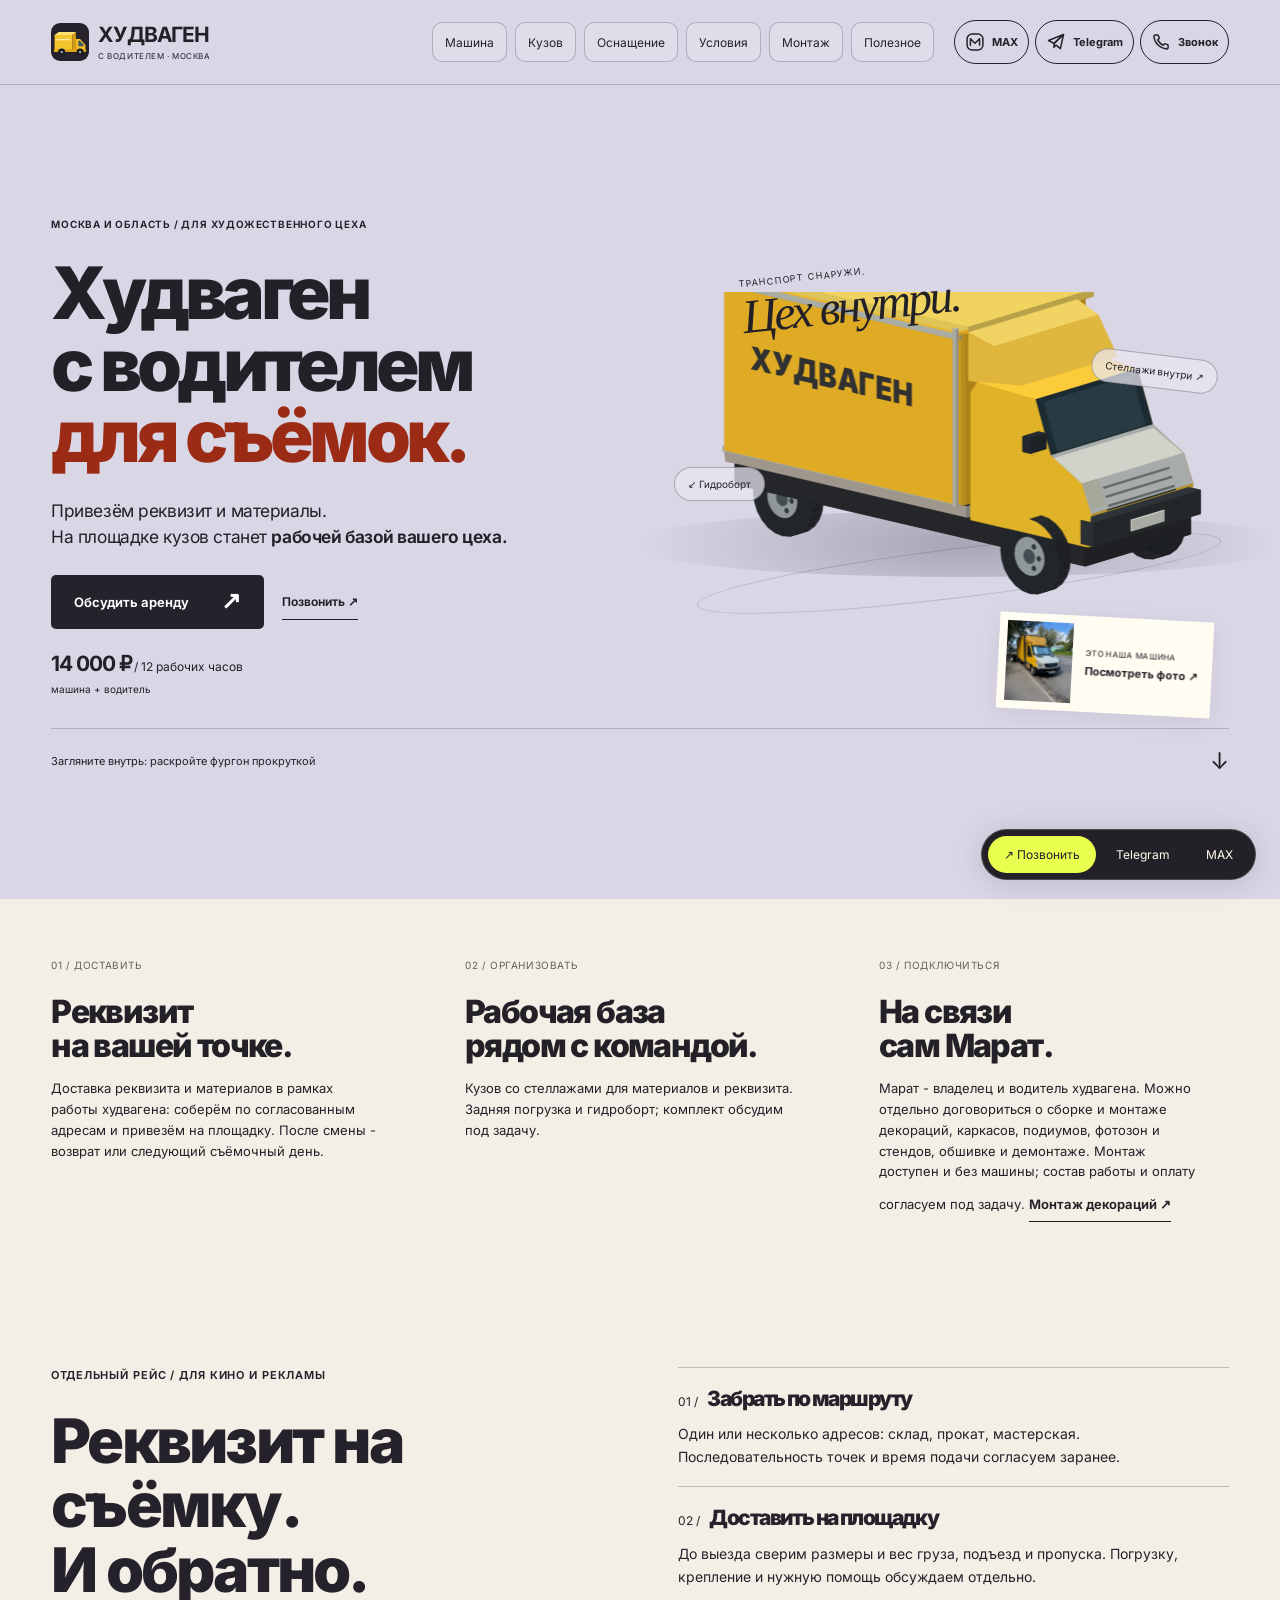
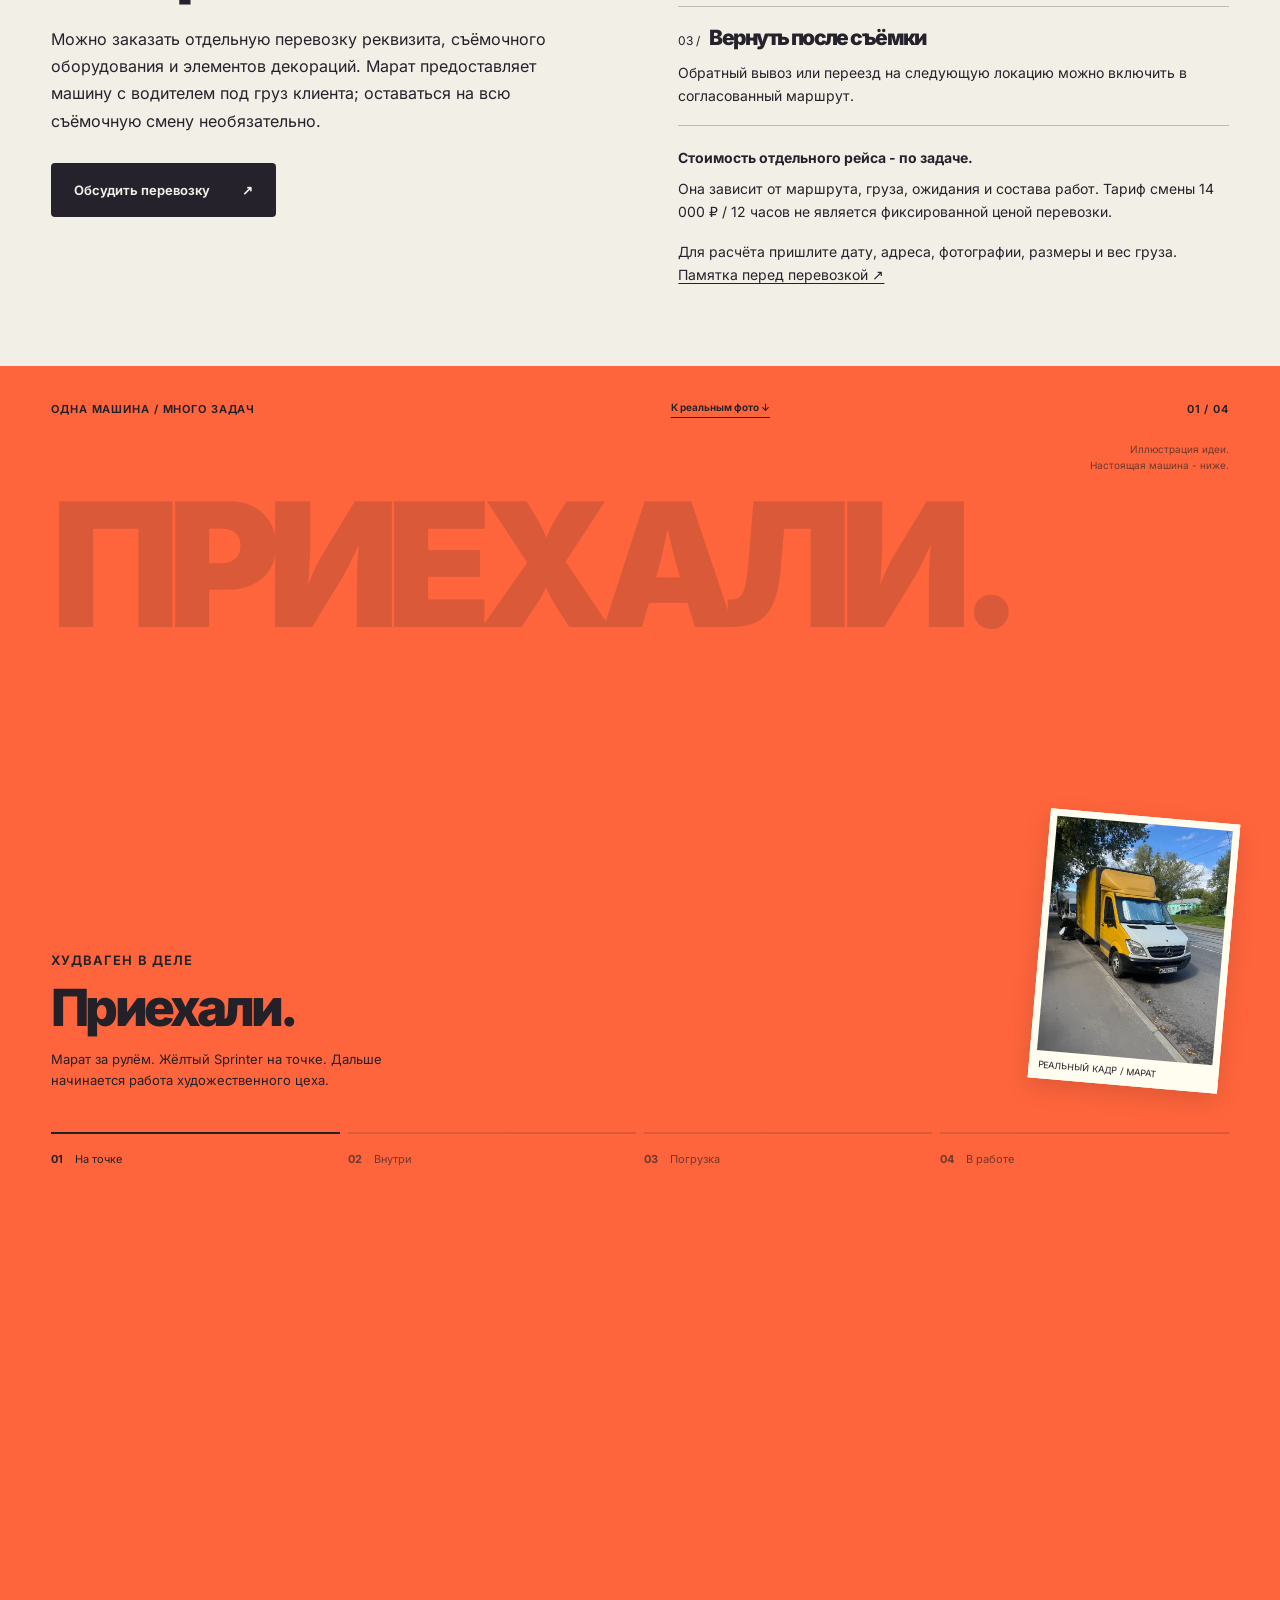
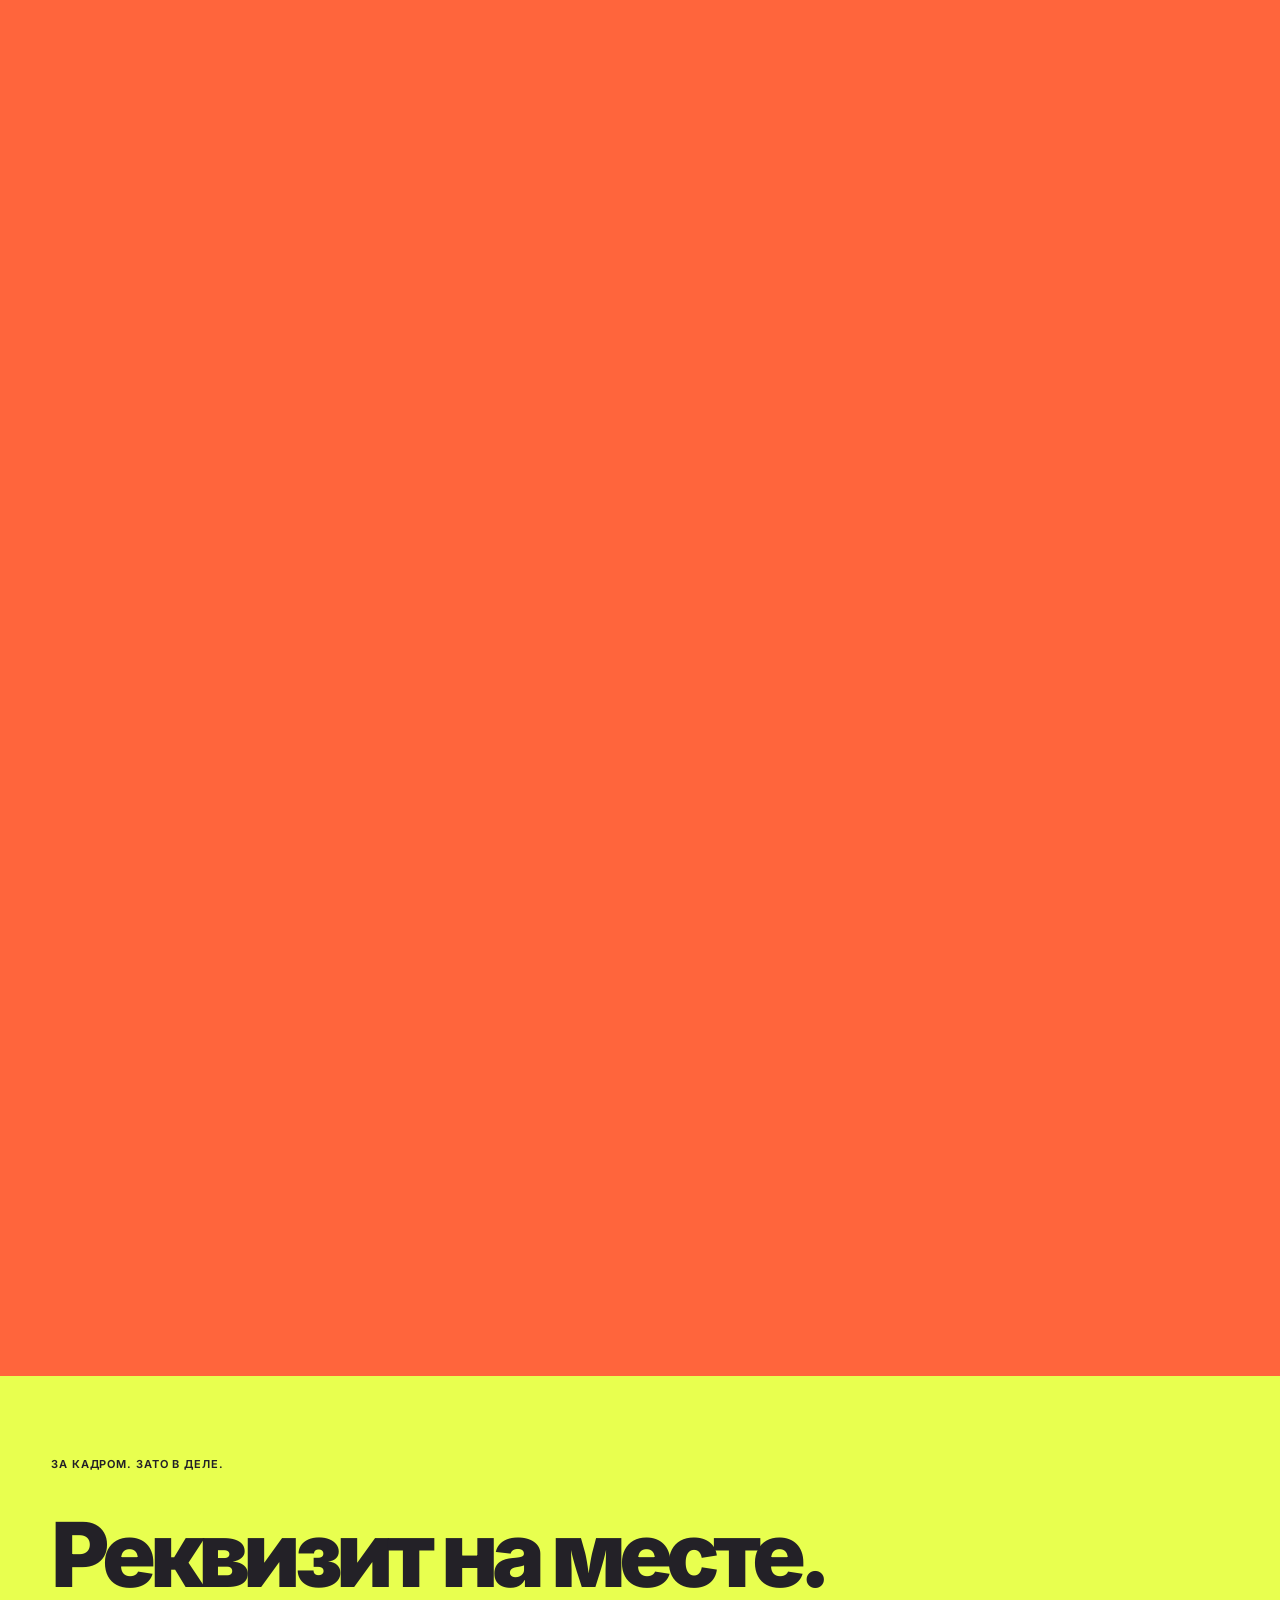
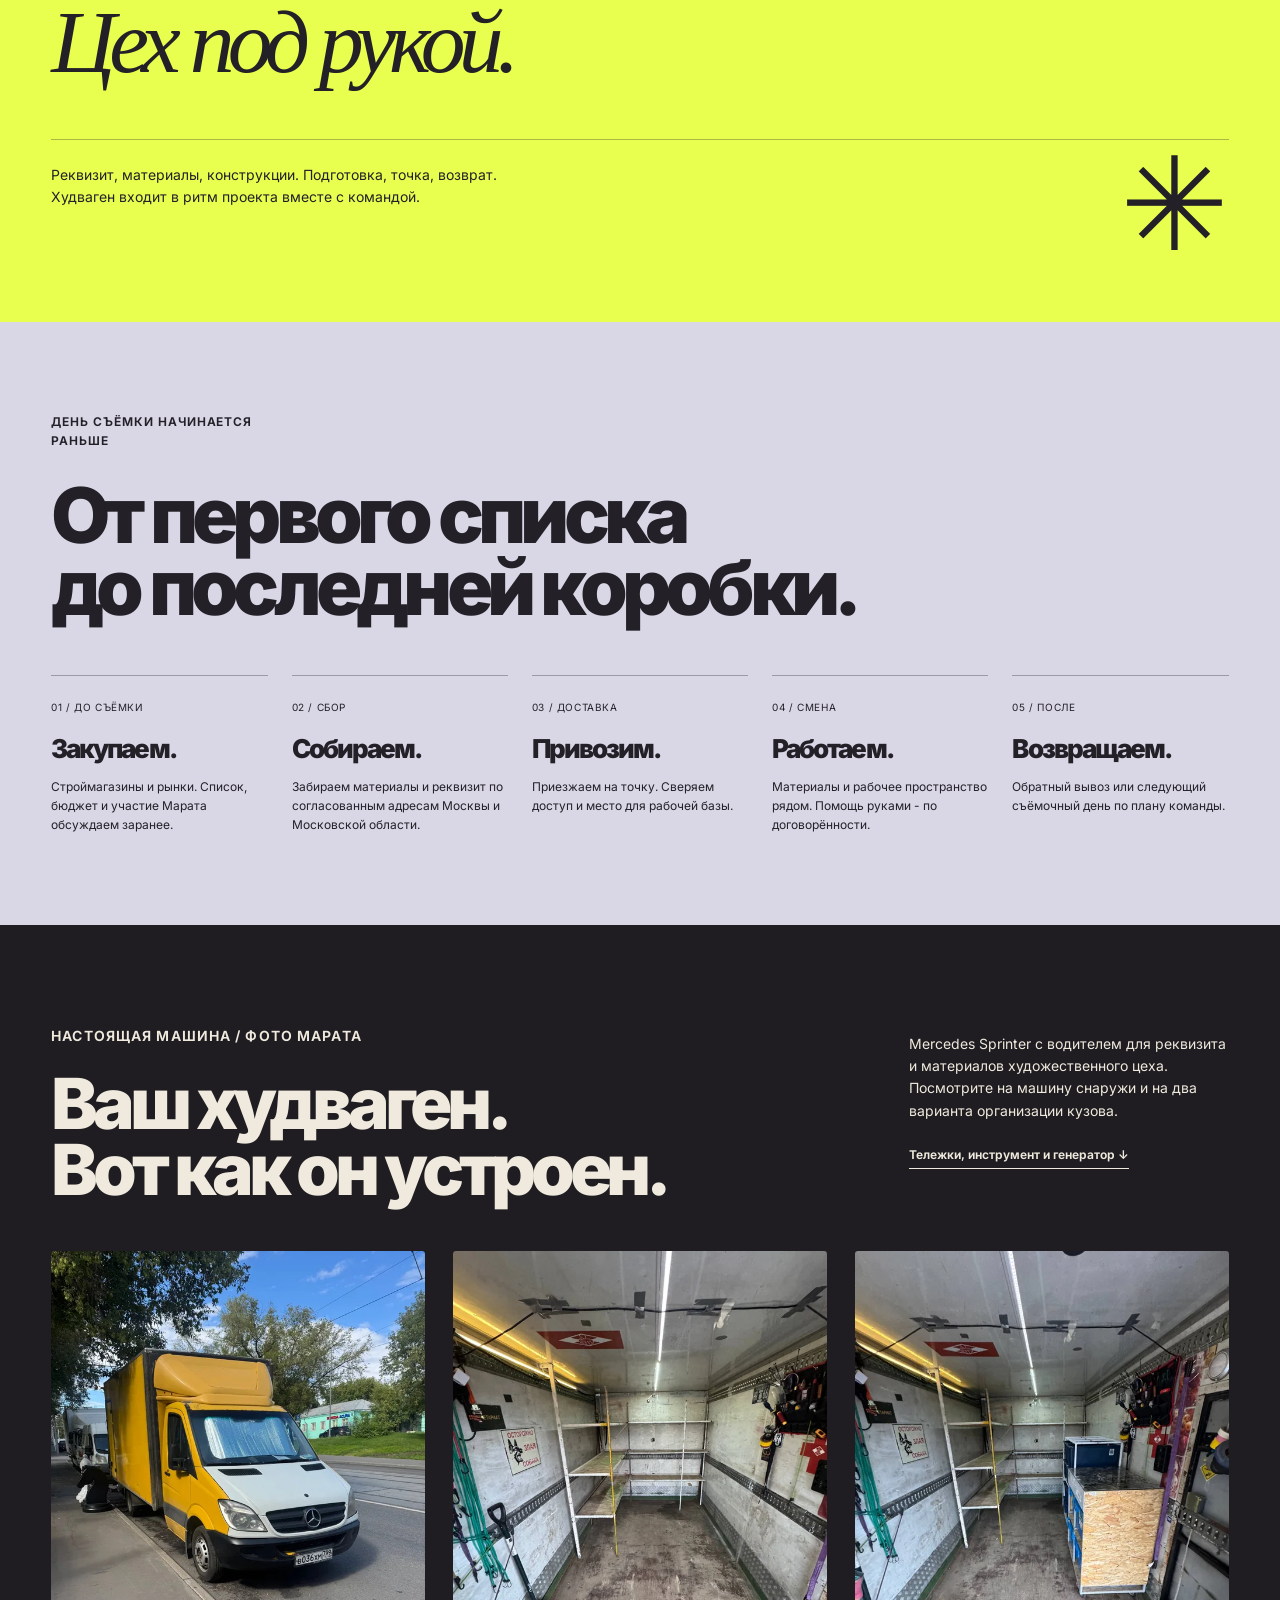
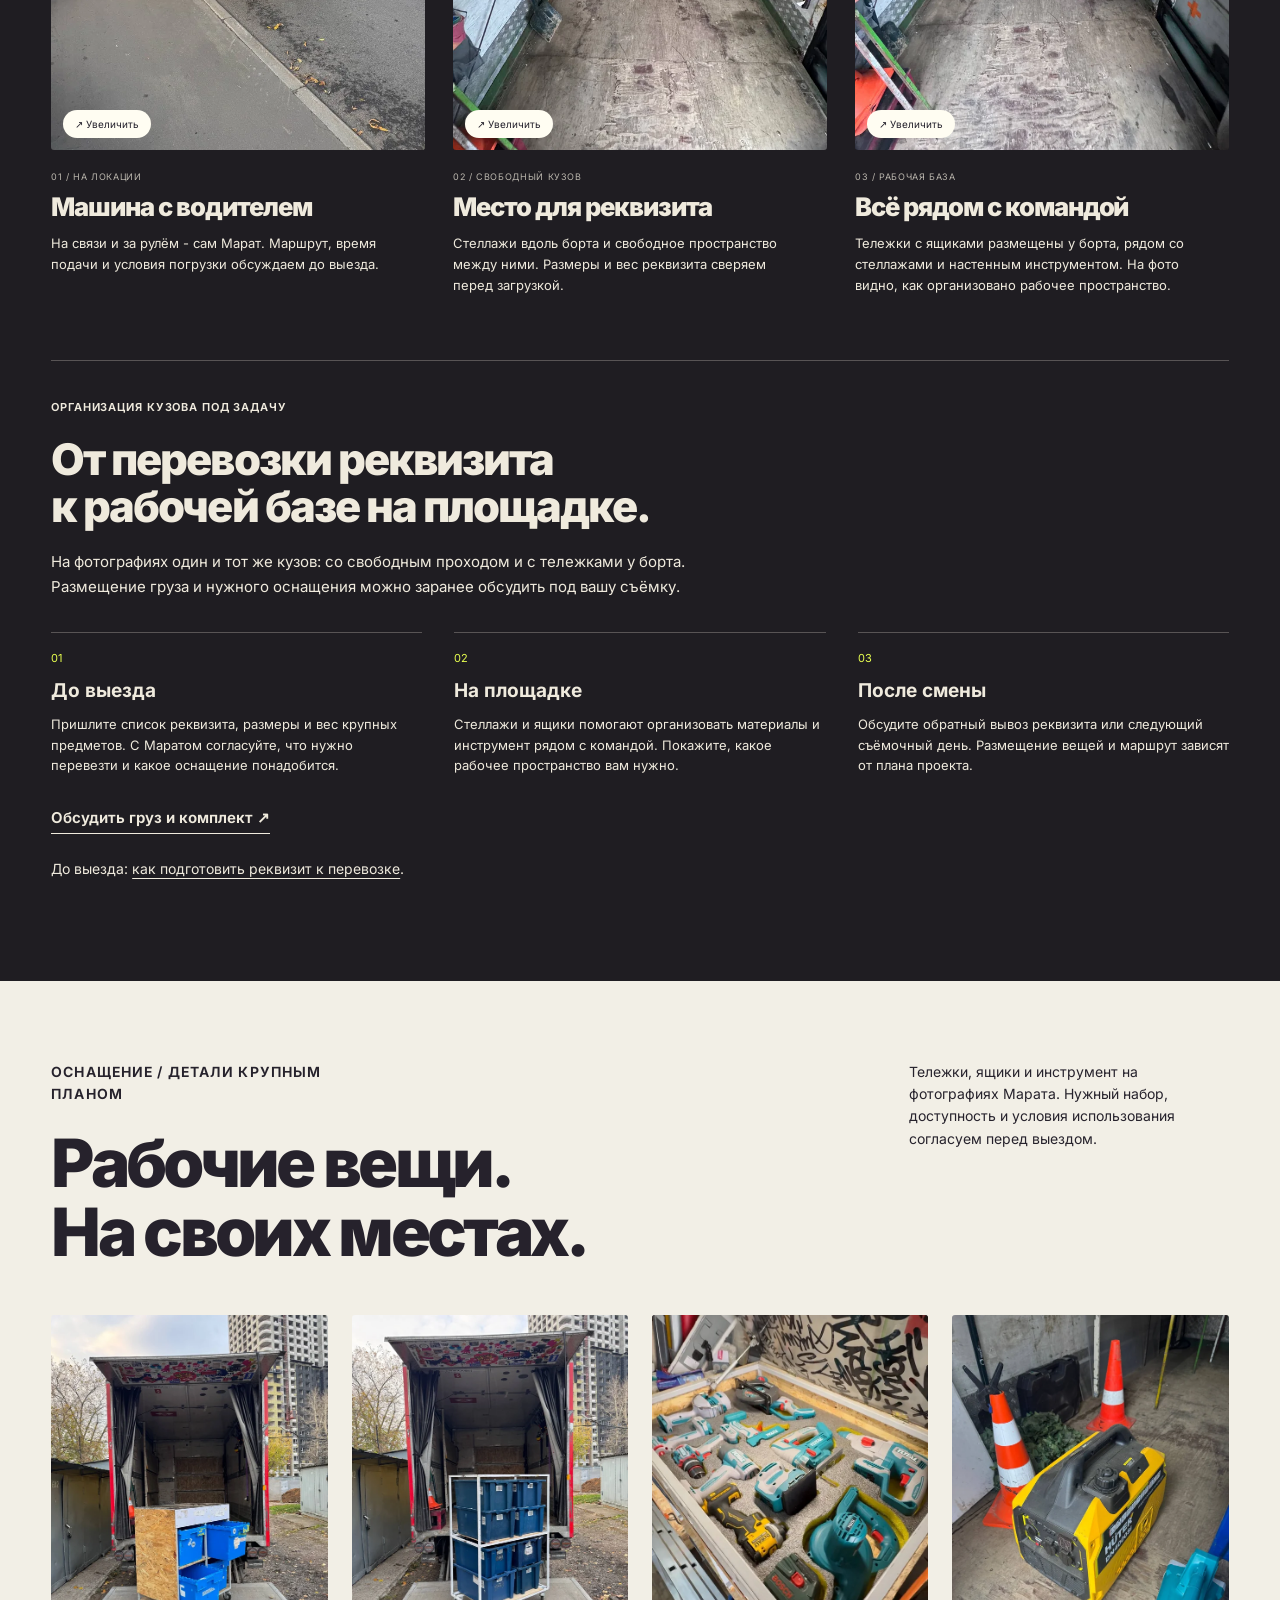
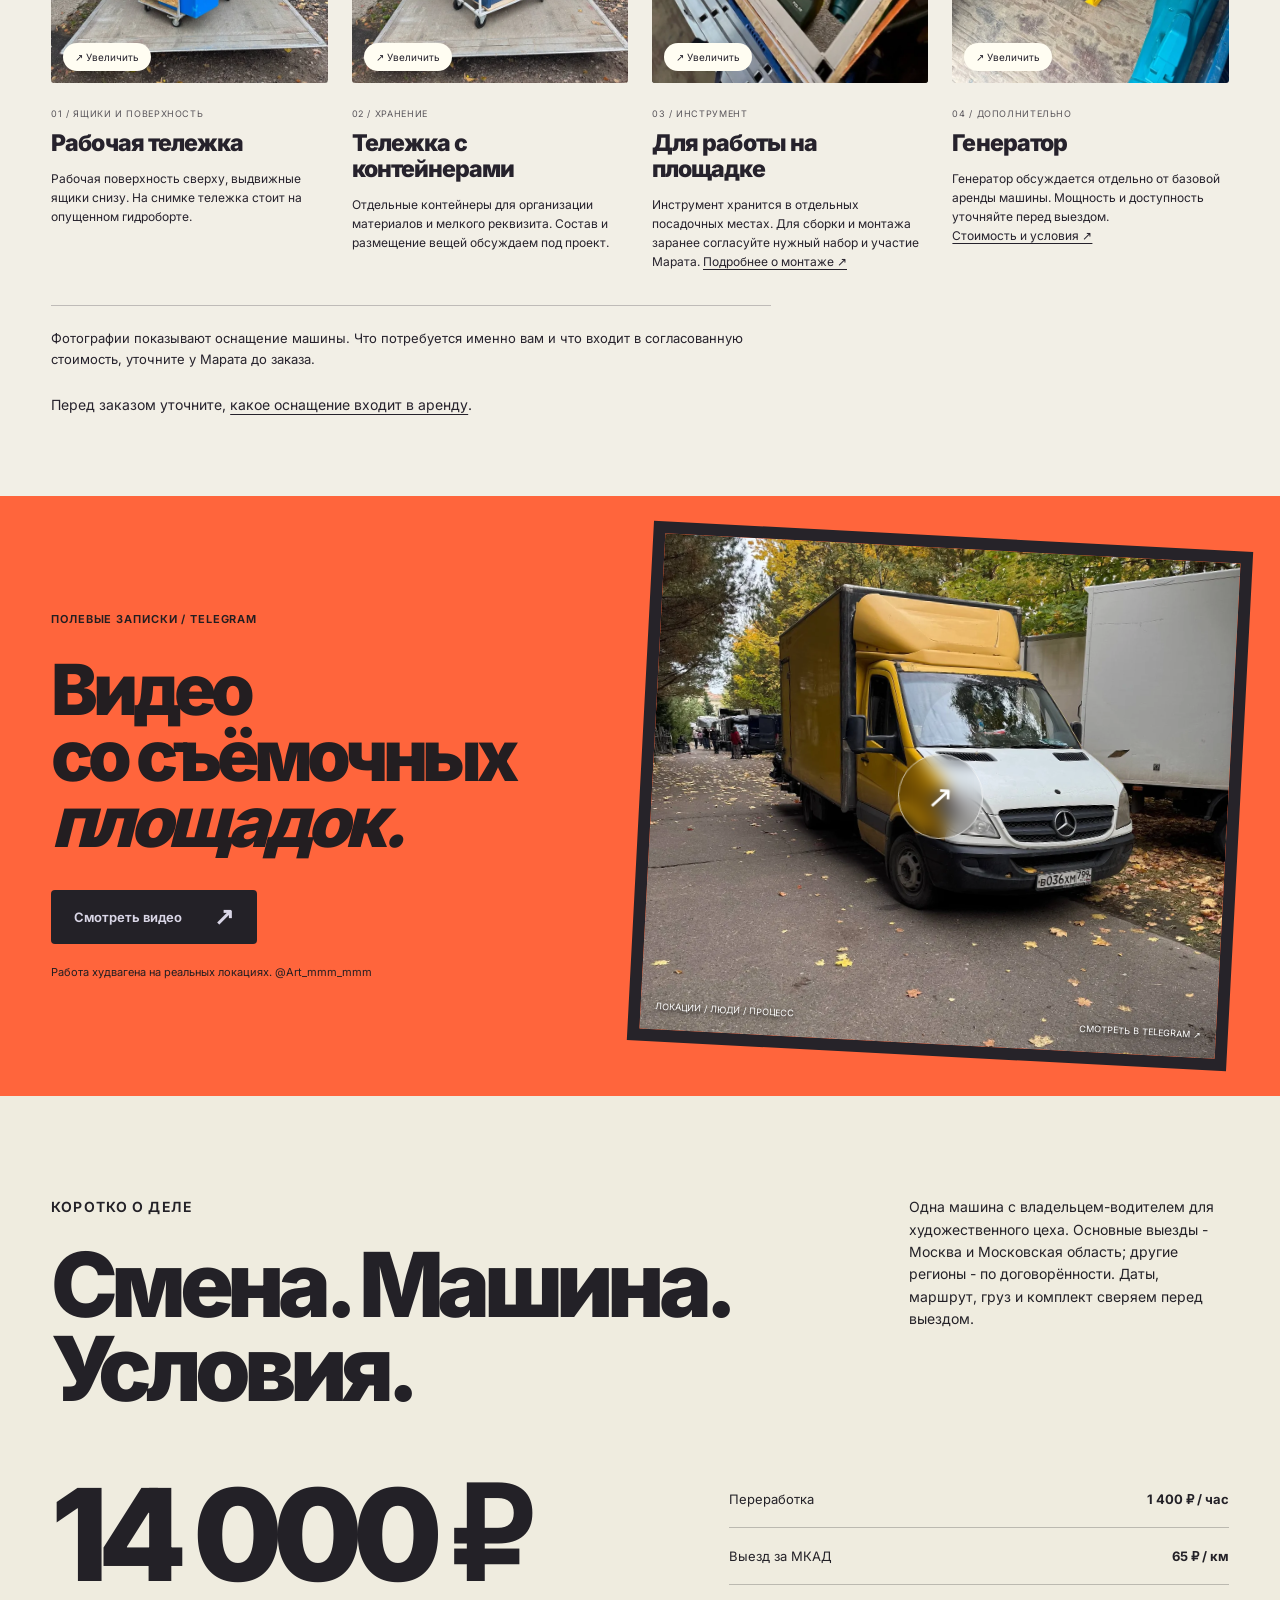
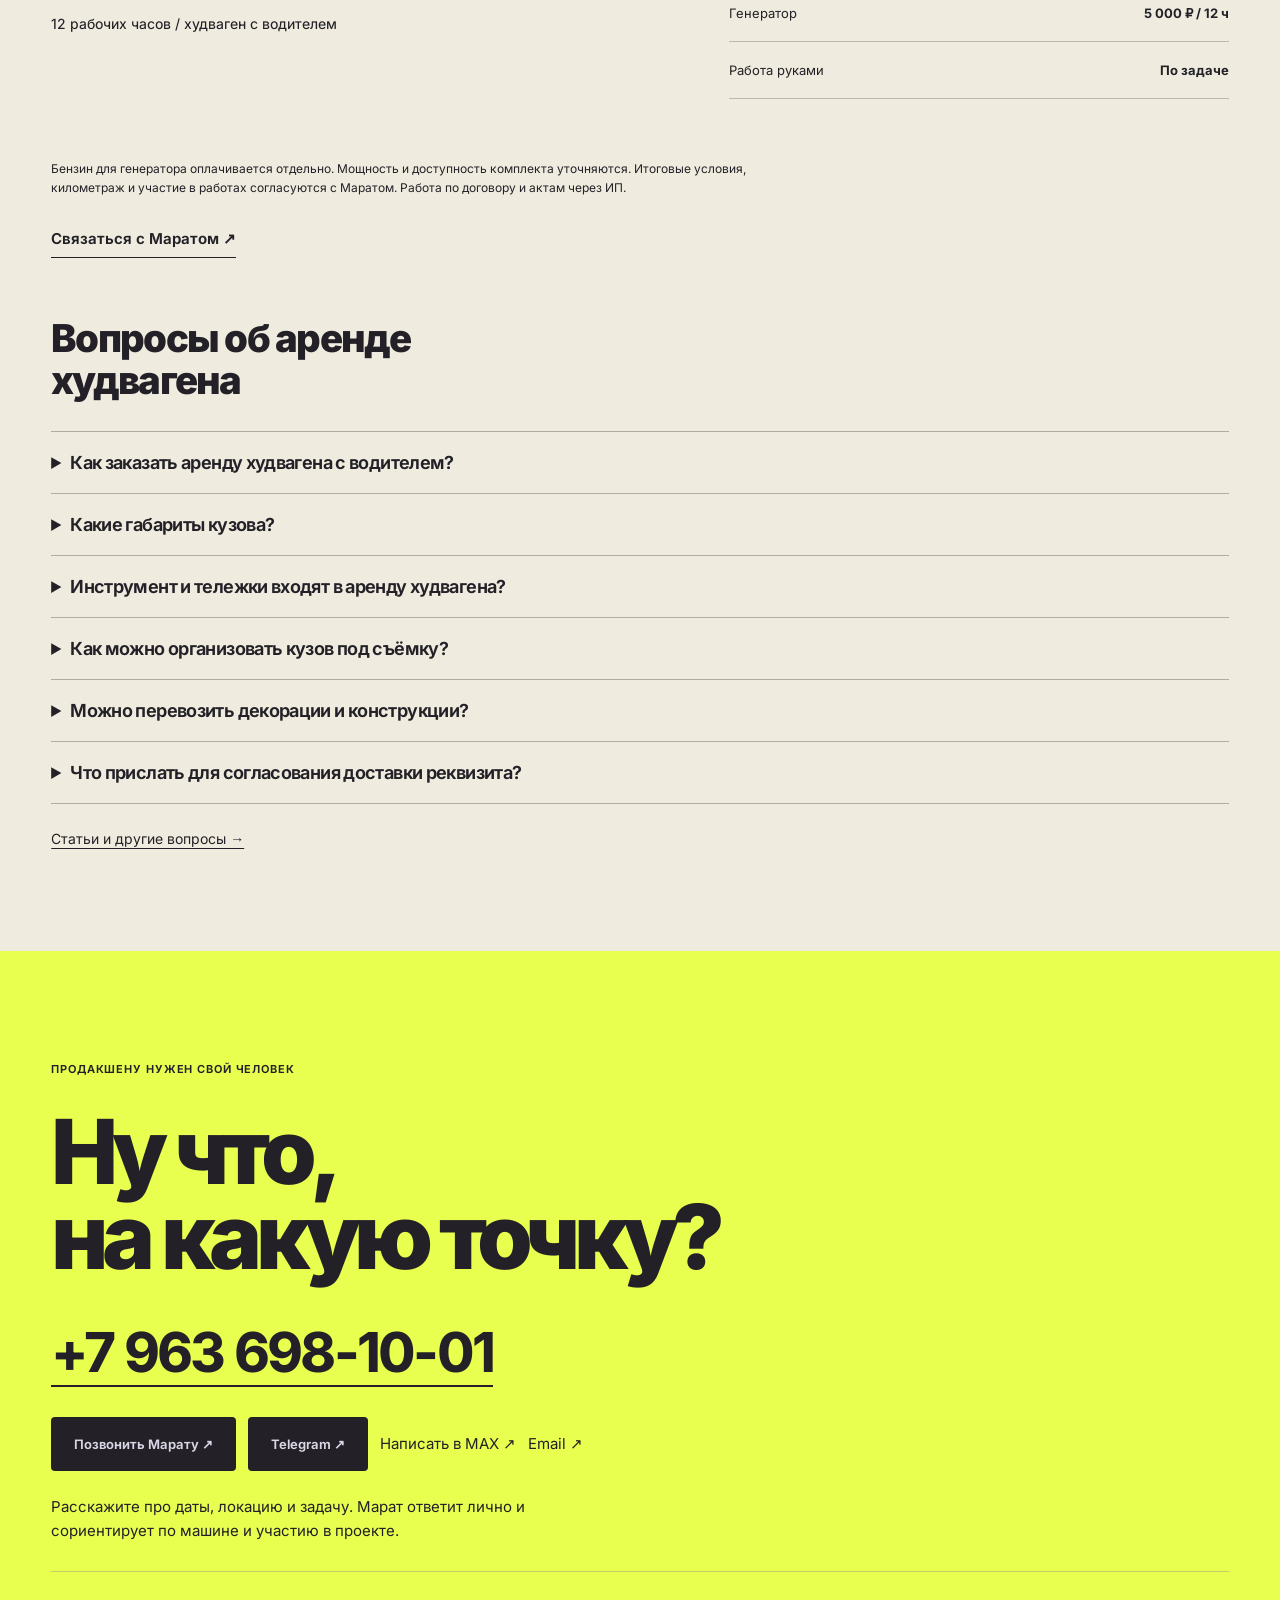
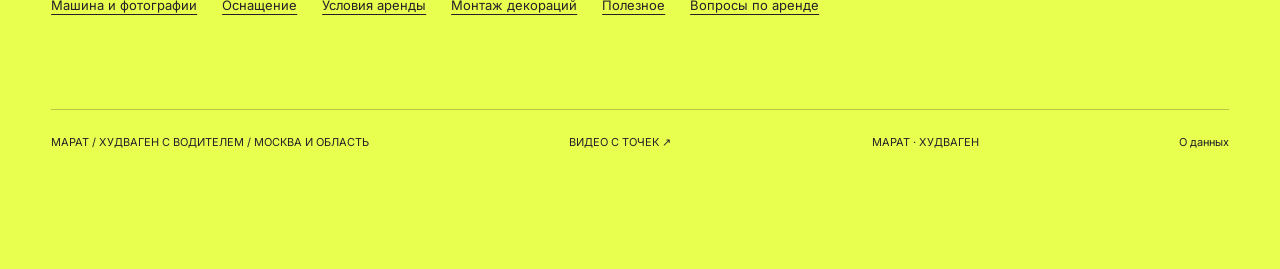
<file: index.html>
<!doctype html><html lang="ru"><head><meta charset="utf-8"><meta name="viewport" content="width=device-width, initial-scale=1"><meta name="theme-color" content="#d9d6e6"><meta name="robots" content="index, follow"><title>Худваген с водителем для съёмок в Москве и области</title><meta name="description" content="Худваген с водителем для съёмок в Москве и Московской области. Доставка реквизита и рабочая база цеха на площадке. 14 000 ₽ за 12 часов. Другие регионы - по договорённости."><link rel="icon" href="site-final/assets/mark.svg?v=truck1" type="image/svg+xml"><link rel="stylesheet" href="concepts/shared/experience.css"><link rel="stylesheet" href="site-final/site.css?v=transport20261022"><script>document.documentElement.classList.add('js');</script><link rel="preload" href="/assets/fonts/inter-cyrillic.woff2" as="font" type="font/woff2" crossorigin><link rel="preload" href="/assets/fonts/inter-latin.woff2" as="font" type="font/woff2" crossorigin><meta name="google-site-verification" content="45elNNG8BrgIkGtdTU1rNOU9ofnVS_W5yNoBzaA8YkQ"><meta name="msvalidate.01" content="0E4416C4B03A6BF2098DD58C9A2425C0"><link rel="canonical" href="https://www.hudwagen.ru/"><meta property="og:type" content="website"><meta property="og:locale" content="ru_RU"><meta property="og:title" content="Худваген с водителем для съёмок в Москве и области"><meta property="og:description" content="Худваген с водителем для съёмок в Москве и Московской области. Доставка реквизита и рабочая база цеха на площадке. 14 000 ₽ за 12 часов. Другие регионы - по договорённости."><meta property="og:url" content="https://www.hudwagen.ru/"><meta property="og:image" content="https://www.hudwagen.ru/site-final/assets/van-city-1280.webp"><script type="application/ld+json">{"@context":"https://schema.org","@type":"Service","@id":"https://www.hudwagen.ru/#service","name":"Худваген с водителем для съёмок","serviceType":"Худваген с водителем для художественного цеха","description":"Худваген с водителем, доставка реквизита и материалов и рабочая база на съёмочной площадке. Москва и Московская область; другие регионы по договорённости.","url":"https://www.hudwagen.ru/","provider":{"@type":"Person","name":"Марат","telephone":"+79636981001"},"areaServed":[{"@type":"City","name":"Москва"},{"@type":"AdministrativeArea","name":"Московская область"}]}</script><link rel="stylesheet" href="/site-final/navigation.css?v=useful20261013"><script src="/site-final/navigation.js?v=faq20261013" defer></script></head><body class="experience-c is-final"><a class="skip" href="#main">К содержанию</a><header class="topbar site-topbar" id="top" tabindex="-1"><a class="brand" href="#main"><img class="brand-truck" src="site-final/assets/mark.svg" alt="" width="38" height="38"><span><b>ХУДВАГЕН</b><small>С ВОДИТЕЛЕМ · МОСКВА</small></span></a><nav class="top-links" aria-label="Разделы сайта"><a class="nav-section" href="#real">Машина</a><a class="nav-section" href="#configuration">Кузов</a><a class="nav-section" href="#equipment">Оснащение</a><a class="nav-section" href="#terms">Условия</a><a class="nav-section" href="/montazh-dekoracij/">Монтаж</a><a class="nav-section" href="/poleznoe/">Полезное</a></nav><div class="header-contacts" role="group" aria-label="Связаться с Маратом"><a class="header-contact" href="https://max.ru/u/f9LHodD0cOJyWwkVK0IOzBzi9cnYJhqR4KUHkZVEpKO9ZInxwAOQDD3dlvk" target="_blank" rel="noopener noreferrer" aria-label="Написать Марату в MAX"><svg viewBox="0 0 24 24" fill="none" stroke="currentColor" stroke-width="1.8" stroke-linecap="round" stroke-linejoin="round" aria-hidden="true"><rect x="2.5" y="2.5" width="19" height="19" rx="6"/><path d="M6.5 16V8l5.5 5.5L17.5 8v8"/></svg><span class="contact-word">MAX</span></a><a class="header-contact" href="https://t.me/+79636981001" target="_blank" rel="noopener noreferrer" aria-label="Написать Марату в Telegram"><svg viewBox="0 0 24 24" fill="none" stroke="currentColor" stroke-width="1.8" stroke-linecap="round" stroke-linejoin="round" aria-hidden="true"><path d="m21 3-3.7 17-5.2-4.2-2.7 2.6.6-4.7L21 3Z"/><path d="M21 3 3 10.2l6.4 3.5L21 3Z"/></svg><span class="contact-word">Telegram</span></a><a class="header-contact" href="tel:+79636981001" aria-label="Позвонить Марату: +7 963 698-10-01"><svg viewBox="0 0 24 24" fill="none" stroke="currentColor" stroke-width="1.8" stroke-linecap="round" stroke-linejoin="round" aria-hidden="true"><path d="M5.5 3.5h3l1.5 4-2 2a15 15 0 0 0 6.5 6.5l2-2 4 1.5v3a2 2 0 0 1-2.2 2A17 17 0 0 1 3.5 5.7 2 2 0 0 1 5.5 3.5Z"/></svg><span class="contact-word">Звонок</span></a></div></header><main id="main"><section class="service-hero" aria-labelledby="service-title">
<div class="service-copy"><p class="eyebrow">МОСКВА И ОБЛАСТЬ / ДЛЯ ХУДОЖЕСТВЕННОГО ЦЕХА</p>
<h1 id="service-title">Худваген<br>с водителем<br><span>для съёмок.</span></h1>
<p class="service-lead">Привезём реквизит и материалы.<br>На площадке кузов станет <strong>рабочей базой вашего цеха.</strong></p>

<div class="service-actions"><a class="btn" href="#contact">Обсудить аренду <span class="arrow">↗</span></a><a class="service-call" href="tel:+79636981001">Позвонить ↗</a></div>
<p class="service-price"><strong>14 000 ₽</strong> / 12 рабочих часов <span>машина + водитель</span></p></div>
<div class="service-visual"><div class="visual-caption"><span>ТРАНСПОРТ СНАРУЖИ.</span><strong>Цех внутри.</strong></div><div class="hero-vehicle"><canvas class="van-canvas" data-van="hero" aria-label="Объёмная иллюстрация жёлтого худвагена" role="img"></canvas><img class="vehicle-fallback" loading="lazy" decoding="async" src="site-final/assets/van-city-1280.webp" alt="Mercedes Sprinter Марата" width="1280" height="1707"><div class="c-ring" aria-hidden="true"></div></div><span class="van-label label-lift">↙ Гидроборт</span><span class="van-label label-shelf">Стеллажи внутри ↗</span><a class="hero-real" href="#real"><img src="site-final/assets/van-city-640.webp" alt="Настоящий худваген Марата" width="640" height="853"><span>ЭТО НАША МАШИНА<br><b>Посмотреть фото ↗</b></span></a></div>
<a class="service-scroll" href="#transformation">Загляните внутрь: раскройте фургон прокруткой <span>↓</span></a></section>
<section class="service-benefits" aria-label="Чем полезен худваген на съёмке"><article><span>01 / ДОСТАВИТЬ</span><h2>Реквизит<br>на вашей точке.</h2><p>Доставка реквизита и материалов в рамках работы худвагена: соберём по согласованным адресам и привезём на площадку. После смены - возврат или следующий съёмочный день.</p></article><article><span>02 / ОРГАНИЗОВАТЬ</span><h2>Рабочая база<br>рядом с командой.</h2><p>Кузов со стеллажами для материалов и реквизита. Задняя погрузка и гидроборт; комплект обсудим под задачу.</p></article><article><span>03 / ПОДКЛЮЧИТЬСЯ</span><h2>На связи<br>сам Марат.</h2><p>Марат - владелец и водитель худвагена. Можно отдельно договориться о сборке и монтаже декораций, каркасов, подиумов, фотозон и стендов, обшивке и демонтаже. Монтаж доступен и без машины; состав работы и оплату согласуем под задачу. <a class="text-link" href="/montazh-dekoracij/">Монтаж декораций ↗</a></p></article></section><section class="transport-section" id="transport" aria-labelledby="transport-title">
<div class="transport-heading"><p class="eyebrow">ОТДЕЛЬНЫЙ РЕЙС / ДЛЯ КИНО И РЕКЛАМЫ</p><h2 id="transport-title">Реквизит на съёмку.<br>И обратно.</h2><p>Можно заказать отдельную перевозку реквизита, съёмочного оборудования и элементов декораций. Марат предоставляет машину с водителем под груз клиента; оставаться на всю съёмочную смену необязательно.</p><a class="btn" href="#contact">Обсудить перевозку <span aria-hidden="true">↗</span></a></div>
<div class="transport-details"><ol><li><h3>Забрать по маршруту</h3><p>Один или несколько адресов: склад, прокат, мастерская. Последовательность точек и время подачи согласуем заранее.</p></li><li><h3>Доставить на площадку</h3><p>До выезда сверим размеры и вес груза, подъезд и пропуска. Погрузку, крепление и нужную помощь обсуждаем отдельно.</p></li><li><h3>Вернуть после съёмки</h3><p>Обратный вывоз или переезд на следующую локацию можно включить в согласованный маршрут.</p></li></ol><p class="transport-price"><strong>Стоимость отдельного рейса - по задаче.</strong> Она зависит от маршрута, груза, ожидания и состава работ. Тариф смены 14 000 ₽ / 12 часов не является фиксированной ценой перевозки.</p><p class="transport-brief">Для расчёта пришлите дату, адреса, фотографии, размеры и вес груза. <a href="/podgotovka-rekvizita/">Памятка перед перевозкой ↗</a></p></div>
</section><section class="story-scroll" id="transformation" aria-label="Как худваген становится рабочей базой"><div class="story-stage"><div class="story-top eyebrow"><span>ОДНА МАШИНА / МНОГО ЗАДАЧ</span><a class="skip-story" href="#real">К реальным фото ↓</a><span id="story-count">01 / 04</span></div><div class="story-word" aria-hidden="true">ПРИЕХАЛИ.</div><div class="story-vehicle"><canvas class="van-canvas" data-van="story" aria-label="Объёмная иллюстрация жёлтого худвагена" role="img"></canvas><img class="vehicle-fallback" loading="lazy" decoding="async" src="site-final/assets/van-city-1280.webp" alt="Mercedes Sprinter Марата" width="1280" height="1707"></div><p class="story-note">Иллюстрация идеи.<br>Настоящая машина - ниже.</p><div class="story-copy"><p class="eyebrow">ХУДВАГЕН В ДЕЛЕ</p><h2 id="story-title">Приехали.</h2><p id="story-description">Марат за рулём. Жёлтый Sprinter на точке. Дальше начинается работа художественного цеха.</p></div><figure class="story-detail"><img id="story-photo" src="site-final/assets/van-city-640.webp" alt="Настоящий Sprinter на точке" width="640" height="853"><figcaption>РЕАЛЬНЫЙ КАДР / МАРАТ</figcaption></figure><div class="story-controls" role="group" aria-label="Этапы трансформации"><button type="button" data-stage="0" aria-pressed="true"><b>01</b>На точке</button><button type="button" data-stage="1" aria-pressed="false"><b>02</b>Внутри</button><button type="button" data-stage="2" aria-pressed="false"><b>03</b>Погрузка</button><button type="button" data-stage="3" aria-pressed="false"><b>04</b>В работе</button></div></div><div class="story-static"><article><h3>Приехали.</h3><p>Марат за рулём. Жёлтый Sprinter на точке. Дальше начинается работа художественного цеха.</p></article><article><h3>Место<br>для реквизита.</h3><p>Стеллажи у борта и свободный проход. Состав, размеры и вес груза согласуем до выезда.</p></article><article><h3>Тележки.<br>Гидроборт.</h3><p>Ящики и рабочая поверхность на колёсах. Нужные тележки и помощь при погрузке обсуждаем заранее.</p></article><article><h3>Рабочая база<br>на точке.</h3><p>Тележки у борта, материалы и инструмент рядом. Комплект и участие Марата в работе согласуем под проект.</p></article></div></section><noscript><style>.story-scroll{height:auto}.story-stage{display:none}.story-static{display:grid;gap:25px;padding:50px 25px;grid-template-columns:repeat(auto-fit,minmax(200px,1fr))}</style></noscript><section class="manifesto"><p class="eyebrow">ЗА КАДРОМ. ЗАТО В ДЕЛЕ.</p><h2 class="reveal">Реквизит на месте.<br><em>Цех под рукой.</em></h2><div class="manifesto-bottom"><p>Реквизит, материалы, конструкции. Подготовка, точка, возврат. Худваген входит в ритм проекта вместе с командой.</p><span class="orbit-mark" aria-hidden="true">✳</span></div></section><section class="work-cycle"><p class="eyebrow">ДЕНЬ СЪЁМКИ НАЧИНАЕТСЯ РАНЬШЕ</p><h2>От первого списка<br>до последней коробки.</h2><ol><li><span>01 / ДО СЪЁМКИ</span><h3>Закупаем.</h3><p>Строймагазины и рынки. Список, бюджет и участие Марата обсуждаем заранее.</p></li><li><span>02 / СБОР</span><h3>Собираем.</h3><p>Забираем материалы и реквизит по согласованным адресам Москвы и Московской области.</p></li><li><span>03 / ДОСТАВКА</span><h3>Привозим.</h3><p>Приезжаем на точку. Сверяем доступ и место для рабочей базы.</p></li><li><span>04 / СМЕНА</span><h3>Работаем.</h3><p>Материалы и рабочее пространство рядом. Помощь руками - по договорённости.</p></li><li><span>05 / ПОСЛЕ</span><h3>Возвращаем.</h3><p>Обратный вывоз или следующий съёмочный день по плану команды.</p></li></ol></section><section class="real-photos" id="real" aria-labelledby="real-title">
<div class="section-head"><div><p class="eyebrow">НАСТОЯЩАЯ МАШИНА / ФОТО МАРАТА</p><h2 id="real-title">Ваш худваген.<br>Вот как он устроен.</h2></div><div class="photo-intro"><p>Mercedes Sprinter с водителем для реквизита и материалов художественного цеха. Посмотрите на машину снаружи и на два варианта организации кузова.</p><a class="text-link" href="#equipment">Тележки, инструмент и генератор ↓</a></div></div>
<div class="photo-grid van-gallery">
<figure class="photo-card "><a data-photo href="site-final/assets/van-city-1280.webp" aria-label="Увеличить фото: Машина с водителем"><img src="site-final/assets/van-city-640.webp" srcset="site-final/assets/van-city-640.webp 640w, site-final/assets/van-city-1280.webp 1280w" sizes="(max-width:700px) 90vw, 30vw" width="640" height="853" loading="lazy" decoding="async" alt="Жёлтый Mercedes Sprinter Марата на улице"></a><figcaption><span class="photo-number">01 / НА ЛОКАЦИИ</span><h3>Машина с водителем</h3><p>На связи и за рулём - сам Марат. Маршрут, время подачи и условия погрузки обсуждаем до выезда.</p></figcaption></figure>
<figure class="photo-card "><a data-photo href="site-final/assets/hudwagen-cargo-space-1280.webp" aria-label="Увеличить фото: Место для реквизита"><img src="site-final/assets/hudwagen-cargo-space-640.webp" srcset="site-final/assets/hudwagen-cargo-space-640.webp 640w, site-final/assets/hudwagen-cargo-space-1280.webp 1280w" sizes="(max-width:700px) 90vw, 30vw" width="640" height="853" loading="lazy" decoding="async" alt="Кузов худвагена со стеллажами и свободным центральным проходом"></a><figcaption><span class="photo-number">02 / СВОБОДНЫЙ КУЗОВ</span><h3>Место для реквизита</h3><p>Стеллажи вдоль борта и свободное пространство между ними. Размеры и вес реквизита сверяем перед загрузкой.</p></figcaption></figure>
<figure class="photo-card "><a data-photo href="site-final/assets/hudwagen-workspace-1280.webp" aria-label="Увеличить фото: Всё рядом с командой"><img src="site-final/assets/hudwagen-workspace-640.webp" srcset="site-final/assets/hudwagen-workspace-640.webp 640w, site-final/assets/hudwagen-workspace-1280.webp 1280w" sizes="(max-width:700px) 90vw, 30vw" width="640" height="853" loading="lazy" decoding="async" alt="Тележки с ящиками у правого борта, стеллажи слева и проход внутри худвагена"></a><figcaption><span class="photo-number">03 / РАБОЧАЯ БАЗА</span><h3>Всё рядом с командой</h3><p>Тележки с ящиками размещены у борта, рядом со стеллажами и настенным инструментом. На фото видно, как организовано рабочее пространство.</p></figcaption></figure>
</div>
<div class="configuration" id="configuration" aria-labelledby="configuration-title">
<p class="eyebrow">ОРГАНИЗАЦИЯ КУЗОВА ПОД ЗАДАЧУ</p><h3 id="configuration-title">От перевозки реквизита<br>к рабочей базе на площадке.</h3>
<p class="configuration-lead">На фотографиях один и тот же кузов: со свободным проходом и с тележками у борта. Размещение груза и нужного оснащения можно заранее обсудить под вашу съёмку.</p>
<ol class="configuration-steps"><li><b>До выезда</b><p>Пришлите список реквизита, размеры и вес крупных предметов. С Маратом согласуйте, что нужно перевезти и какое оснащение понадобится.</p></li><li><b>На площадке</b><p>Стеллажи и ящики помогают организовать материалы и инструмент рядом с командой. Покажите, какое рабочее пространство вам нужно.</p></li><li><b>После смены</b><p>Обсудите обратный вывоз реквизита или следующий съёмочный день. Размещение вещей и маршрут зависят от плана проекта.</p></li></ol>
<a class="text-link" href="#contact">Обсудить груз и комплект ↗</a><p class="context-reading">До выезда: <a href="/podgotovka-rekvizita/">как подготовить реквизит к перевозке</a>.</p>
</div></section>
<section class="equipment-section" id="equipment" aria-labelledby="equipment-title">
<div class="section-head"><div><p class="eyebrow">ОСНАЩЕНИЕ / ДЕТАЛИ КРУПНЫМ ПЛАНОМ</p><h2 id="equipment-title">Рабочие вещи.<br>На своих местах.</h2></div><p>Тележки, ящики и инструмент на фотографиях Марата. Нужный набор, доступность и условия использования согласуем перед выездом.</p></div>
<div class="equipment-grid">
<figure class="photo-card equipment-card"><a data-photo href="site-final/assets/hudwagen-work-cart-1280.webp" aria-label="Увеличить фото: Рабочая тележка"><img src="site-final/assets/hudwagen-work-cart-640.webp" srcset="site-final/assets/hudwagen-work-cart-640.webp 640w, site-final/assets/hudwagen-work-cart-1280.webp 1280w" sizes="(max-width:700px) 44vw, (max-width:1000px) 45vw, 23vw" width="640" height="853" loading="lazy" decoding="async" alt="Тележка на колёсах с рабочей поверхностью и открытыми синими ящиками на гидроборте"></a><figcaption><span class="photo-number">01 / ЯЩИКИ И ПОВЕРХНОСТЬ</span><h3>Рабочая тележка</h3><p>Рабочая поверхность сверху, выдвижные ящики снизу. На снимке тележка стоит на опущенном гидроборте.</p></figcaption></figure>
<figure class="photo-card equipment-card"><a data-photo href="site-final/assets/hudwagen-storage-cart-1280.webp" aria-label="Увеличить фото: Тележка с контейнерами"><img src="site-final/assets/hudwagen-storage-cart-640.webp" srcset="site-final/assets/hudwagen-storage-cart-640.webp 640w, site-final/assets/hudwagen-storage-cart-1280.webp 1280w" sizes="(max-width:700px) 44vw, (max-width:1000px) 45vw, 23vw" width="640" height="853" loading="lazy" decoding="async" alt="Металлическая тележка на колёсах с двумя рядами синих контейнеров у кузова худвагена"></a><figcaption><span class="photo-number">02 / ХРАНЕНИЕ</span><h3>Тележка с контейнерами</h3><p>Отдельные контейнеры для организации материалов и мелкого реквизита. Состав и размещение вещей обсуждаем под проект.</p></figcaption></figure>
<figure class="photo-card equipment-card tools-photo"><a data-photo href="site-final/assets/hudwagen-tools-960.webp" aria-label="Увеличить фото: Для работы на площадке"><img src="site-final/assets/hudwagen-tools-640.webp" srcset="site-final/assets/hudwagen-tools-640.webp 640w, site-final/assets/hudwagen-tools-960.webp 960w" sizes="(max-width:700px) 44vw, (max-width:1000px) 45vw, 23vw" width="640" height="1398" loading="lazy" decoding="async" alt="Электроинструмент в открытом ящике с отдельными посадочными местами"></a><figcaption><span class="photo-number">03 / ИНСТРУМЕНТ</span><h3>Для работы на площадке</h3><p>Инструмент хранится в отдельных посадочных местах. Для сборки и монтажа заранее согласуйте нужный набор и участие Марата. <a href="/montazh-dekoracij/#tools">Подробнее о монтаже ↗</a></p></figcaption></figure>
<figure class="photo-card equipment-card"><a data-photo href="site-final/assets/hudwagen-generator-1280.webp" aria-label="Увеличить фото: Генератор"><img src="site-final/assets/hudwagen-generator-640.webp" srcset="site-final/assets/hudwagen-generator-640.webp 640w, site-final/assets/hudwagen-generator-1280.webp 1280w" sizes="(max-width:700px) 44vw, (max-width:1000px) 45vw, 23vw" width="640" height="853" loading="lazy" decoding="async" alt="Жёлтый переносной генератор Huter в кузове худвагена"></a><figcaption><span class="photo-number">04 / ДОПОЛНИТЕЛЬНО</span><h3>Генератор</h3><p>Генератор обсуждается отдельно от базовой аренды машины. Мощность и доступность уточняйте перед выездом. <a href="#terms">Стоимость и условия ↗</a></p></figcaption></figure>
</div>
<p class="equipment-note">Фотографии показывают оснащение машины. Что потребуется именно вам и что входит в согласованную стоимость, уточните у Марата до заказа.</p>
<p class="context-reading">Перед заказом уточните, <a href="#equipment-included">какое оснащение входит в аренду</a>.</p></section><section class="channel" id="channel"><div class="channel-copy reveal"><p class="eyebrow">ПОЛЕВЫЕ ЗАПИСКИ / TELEGRAM</p><h2>Видео<br>со съёмочных<br><em>площадок.</em></h2><a class="btn" href="https://t.me/Art_mmm_mmm" target="_blank" rel="noopener noreferrer">Смотреть видео <span class="arrow">↗</span></a><p class="caption">Работа худвагена на реальных локациях. @Art_mmm_mmm</p></div><a class="channel-photo" href="https://t.me/Art_mmm_mmm" target="_blank" rel="noopener noreferrer" aria-label="Смотреть видео с точек в Telegram-канале Марата"><img src="site-final/assets/van-autumn-1280.webp" width="1280" height="1707" loading="lazy" alt="Худваген Марата на осенней локации"><div class="play"><span aria-hidden="true">↗</span></div><div class="channel-photo-label"><span>ЛОКАЦИИ / ЛЮДИ / ПРОЦЕСС</span><span>СМОТРЕТЬ В TELEGRAM ↗</span></div></a></section><section class="details-section" id="terms"><div class="section-head reveal"><div><p class="eyebrow">КОРОТКО О ДЕЛЕ</p><h2 style="margin-top:24px">Смена. Машина.<br>Условия.</h2></div><p>Одна машина с владельцем-водителем для художественного цеха. Основные выезды - Москва и Московская область; другие регионы - по договорённости. Даты, маршрут, груз и комплект сверяем перед выездом.</p></div><div class="rates"><div class="base-rate">14 000 ₽<small>12 рабочих часов / худваген с водителем</small></div><div class="rate-rows"><div><span>Переработка</span><b>1 400 ₽ / час</b></div><div><span>Выезд за МКАД</span><b>65 ₽ / км</b></div><div><span>Генератор</span><b>5 000 ₽ / 12 ч</b></div><div><span>Работа руками</span><b>По задаче</b></div></div></div><p class="fine">Бензин для генератора оплачивается отдельно. Мощность и доступность комплекта уточняются. Итоговые условия, километраж и участие в работах согласуются с Маратом. Работа по договору и актам через ИП.</p><p class="brief-link"><a class="text-link" href="#contact">Связаться с Маратом ↗</a></p><div class="faq-intro" id="questions"><h2>Вопросы об аренде<br>худвагена</h2></div><div class="faq"><details id="booking"><summary>Как заказать аренду худвагена с водителем?</summary><p>Свяжитесь с Маратом по телефону, в Telegram или MAX. Сообщите даты съёмок, адреса, маршрут и состав груза. До заказа сверим габариты, вес, нужный комплект и итоговые условия. Базовая смена - 14 000 ₽ за 12 рабочих часов, машина и водитель. Свободные даты Марат подтвердит лично.</p><p id="film-vehicle">Машина работает с реквизитом и художественным цехом. Если нужен автомобиль как часть сцены в кадре, сообщите об этом отдельно.</p></details><details id="dimensions"><summary>Какие габариты кузова?</summary><p>Ориентир по данным владельца: 4,2 × 2,2 × 2,2 м. Точные размеры, допустимый вес и возможность перевозки конкретного груза нужно проверить с Маратом до заказа.</p></details><details id="equipment-included"><summary>Инструмент и тележки входят в аренду худвагена?</summary><p>Нужный набор инструмента, тележки и условия их использования согласуются с Маратом перед заказом. Генератор оплачивается отдельно по указанным условиям. Монтаж и помощь руками также обсуждаются отдельно от аренды машины с водителем. <a href="#equipment">Фотографии оснащения</a>.</p></details><details id="layout-question"><summary>Как можно организовать кузов под съёмку?</summary><p>На фотографиях показаны варианты со свободным проходом между стеллажами и с тележками у борта. Перед выездом обсудите с Маратом состав груза, его размеры и вес, нужное оснащение и рабочее пространство на площадке. <a href="#configuration">Посмотреть варианты организации кузова</a>.</p></details><details id="sets-delivery"><summary>Можно перевозить декорации и конструкции?</summary><p>Возможность перевозки конкретных декораций и конструкций согласуйте с Маратом по их габаритам и весу. Сообщите также условия погрузки, доступ к площадке и необходимость обратного вывоза. <a href="/montazh-dekoracij/">Сборку, монтаж и демонтаж</a> можно обсудить отдельно.</p></details><details id="route-brief"><summary><span id="props-logistics"></span>Что прислать для согласования доставки реквизита?</summary><p>Даты, адреса, состав груза, фотографии, размеры и вес, время подачи, условия погрузки и доступ на площадку. Сообщите, нужен ли возврат после смены. Маршрут, возможность перевозки и стоимость согласуйте до заказа.</p></details></div><p class="context-reading" id="what-is-hudwagen"><a href="/poleznoe/">Статьи и другие вопросы →</a></p></section><section class="contact-section" id="contact"><p class="eyebrow">ПРОДАКШЕНУ НУЖЕН СВОЙ ЧЕЛОВЕК</p><h2>Ну что,<br>на какую точку?</h2><a class="contact-number" href="tel:+79636981001">+7 963 698-10-01</a><div class="contact-links"><a class="btn" href="tel:+79636981001">Позвонить Марату ↗</a><a class="btn" href="https://t.me/+79636981001" target="_blank" rel="noopener noreferrer">Telegram ↗</a><a href="https://max.ru/u/f9LHodD0cOJyWwkVK0IOzBzi9cnYJhqR4KUHkZVEpKO9ZInxwAOQDD3dlvk" target="_blank" rel="noopener noreferrer">Написать в MAX ↗</a><a href="mailto:mmm_mmm@mail.ru">Email ↗</a></div><p class="context">Расскажите про даты, локацию и задачу. Марат ответит лично и сориентирует по машине и участию в проекте.</p><nav class="site-directory" aria-label="Навигация внизу страницы"><a href="/#real">Машина и фотографии</a><a href="/#equipment">Оснащение</a><a href="/#terms">Условия аренды</a><a href="/montazh-dekoracij/">Монтаж декораций</a><a href="/poleznoe/">Полезное</a><a href="/#questions">Вопросы по аренде</a></nav><div class="footer-note"><span>МАРАТ / ХУДВАГЕН С ВОДИТЕЛЕМ / МОСКВА И ОБЛАСТЬ</span><a href="https://t.me/Art_mmm_mmm" target="_blank" rel="noopener noreferrer">ВИДЕО С ТОЧЕК ↗</a><span>МАРАТ · ХУДВАГЕН</span><a href="site-final/privacy.html">О данных</a></div></section></main><dialog class="photo-dialog" id="photo-dialog" aria-label="Фотографии худвагена"><div class="photo-dialog-top"><p id="photo-caption"></p><button type="button" id="photo-close" aria-label="Закрыть фотографию">Закрыть ×</button></div><img id="photo-large" alt=""><div class="photo-dialog-controls"><button type="button" id="photo-prev" aria-label="Предыдущая фотография">←</button><span id="photo-counter"></span><button type="button" id="photo-next" aria-label="Следующая фотография">→</button></div></dialog><nav class="contact-dock" aria-label="Связаться с Маратом"><a class="dock-call" href="tel:+79636981001" aria-label="Позвонить Марату: +7 963 698-10-01">↗ <span class="phone-word">Позвонить</span><span class="mobile-word">Звонок</span></a><a href="https://t.me/+79636981001" target="_blank" rel="noopener noreferrer">Telegram</a><a href="https://max.ru/u/f9LHodD0cOJyWwkVK0IOzBzi9cnYJhqR4KUHkZVEpKO9ZInxwAOQDD3dlvk" target="_blank" rel="noopener noreferrer" aria-label="Написать Марату в MAX">MAX</a></nav><script src="concepts/shared/experience.js" defer></script><script src="concepts/shared/van-3d.js?v=photos20261013" defer></script><noscript><style>.edit-nav,.edit-timeline,.clapper-button,.b-stops{display:none}.map-node{pointer-events:none}</style></noscript><script src="site-final/site.js" defer></script><script src="site-final/consent-metrika.js?v=20261004-goals" defer></script><a class="back-to-top" href="#top" aria-label="Наверх, к разделам сайта" hidden><span aria-hidden="true">↑</span> Наверх</a></body></html>
</file>
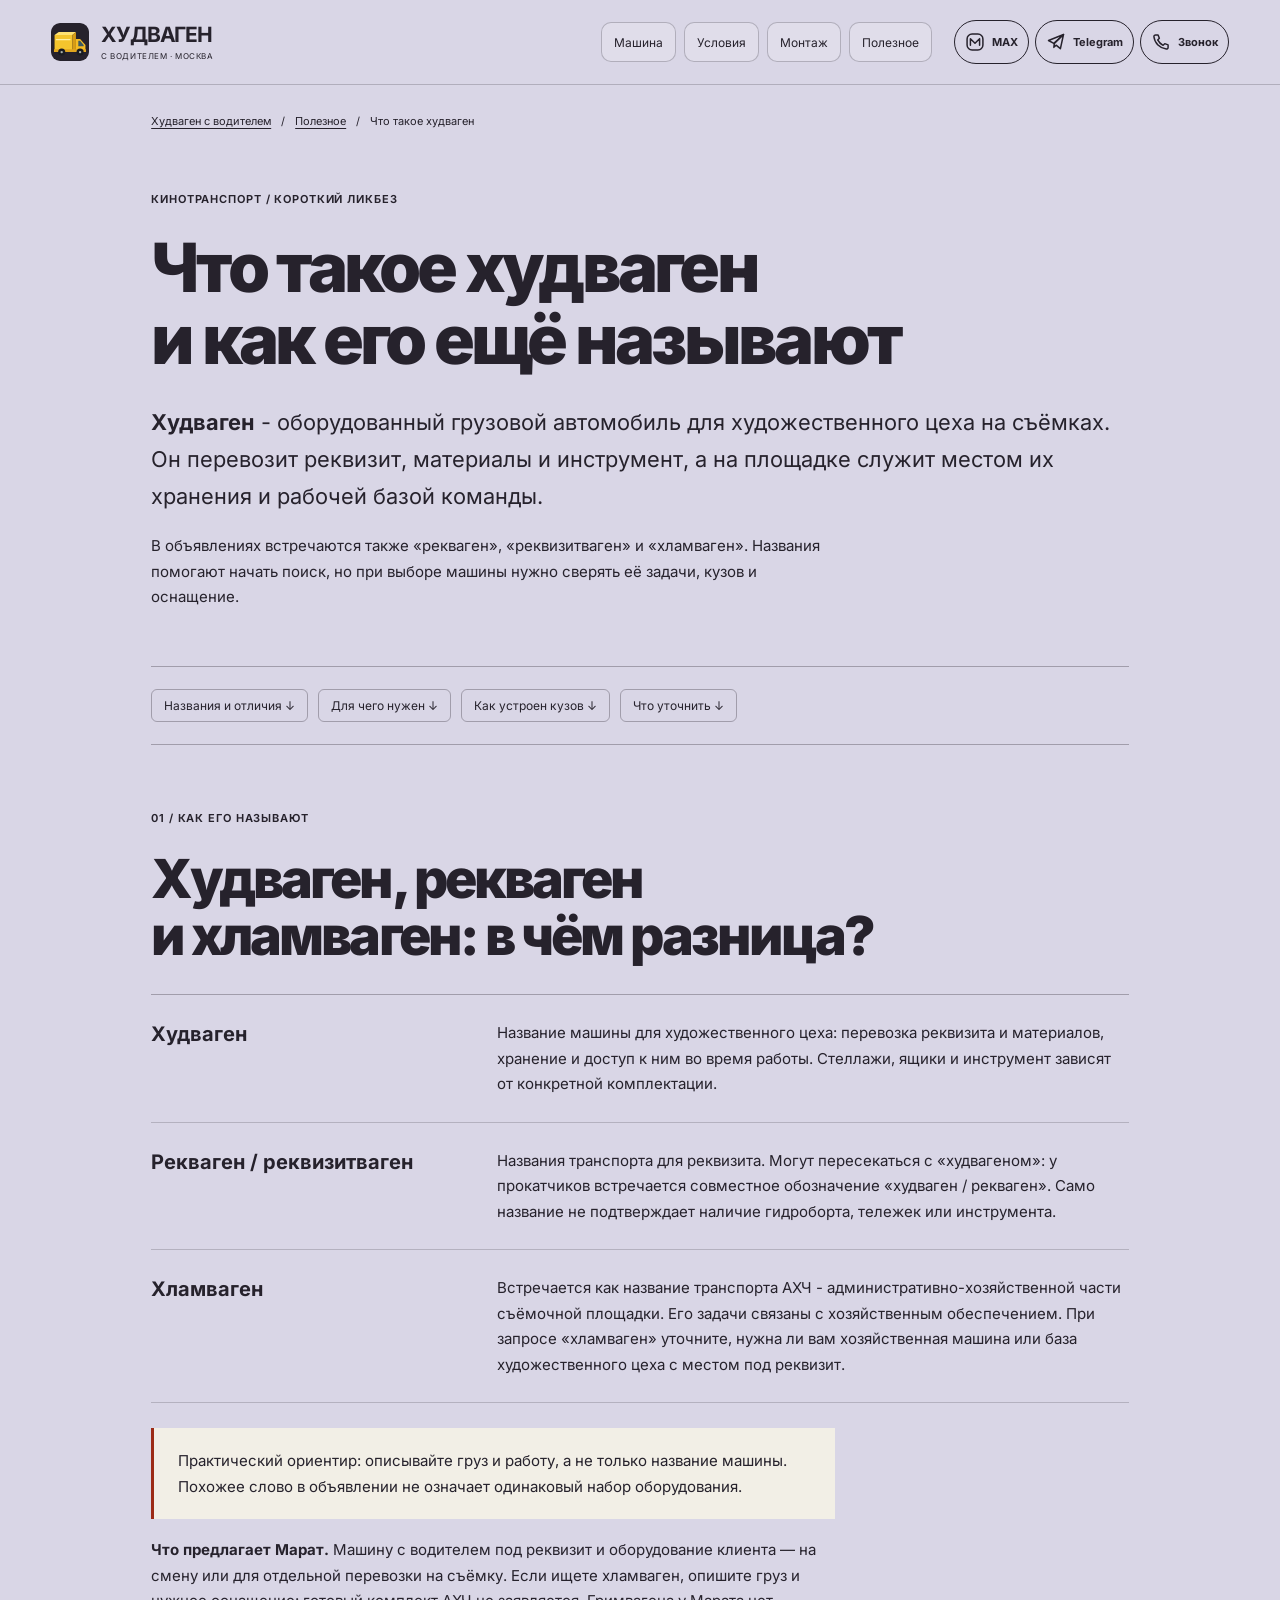
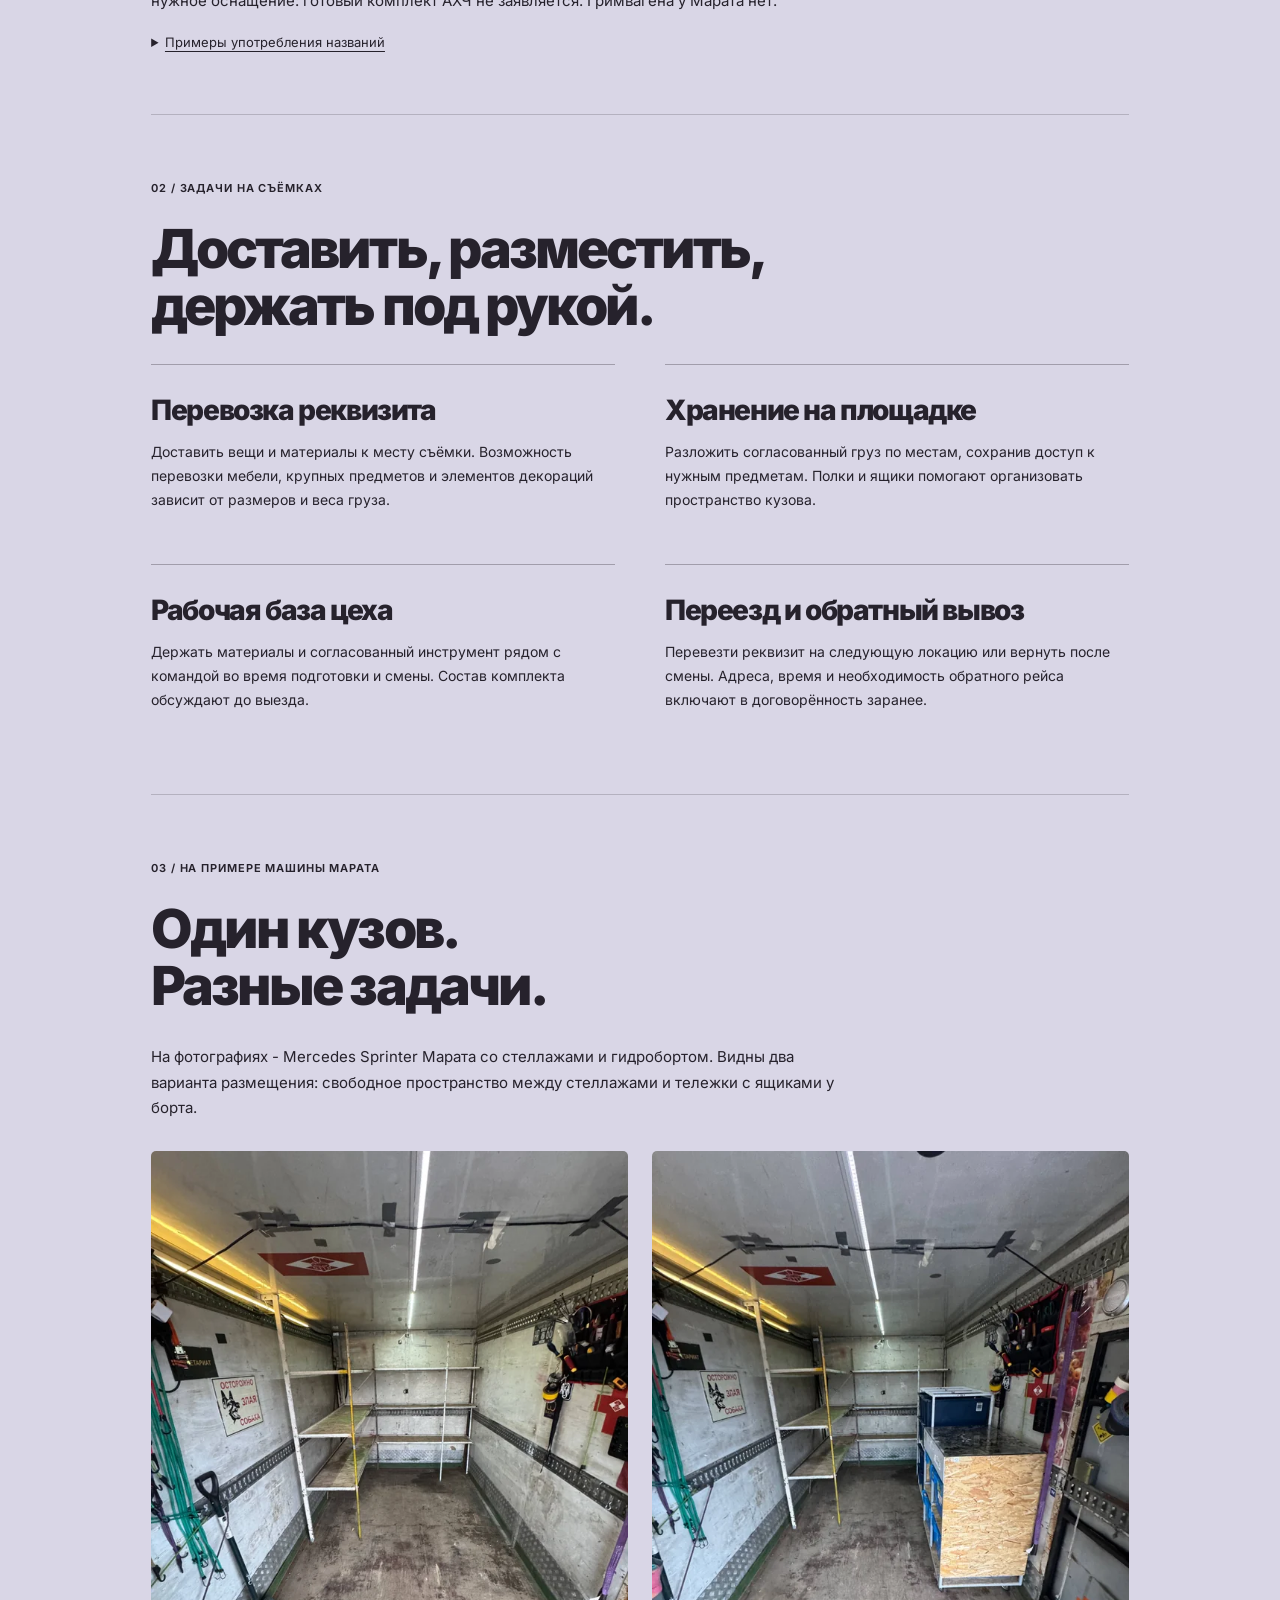
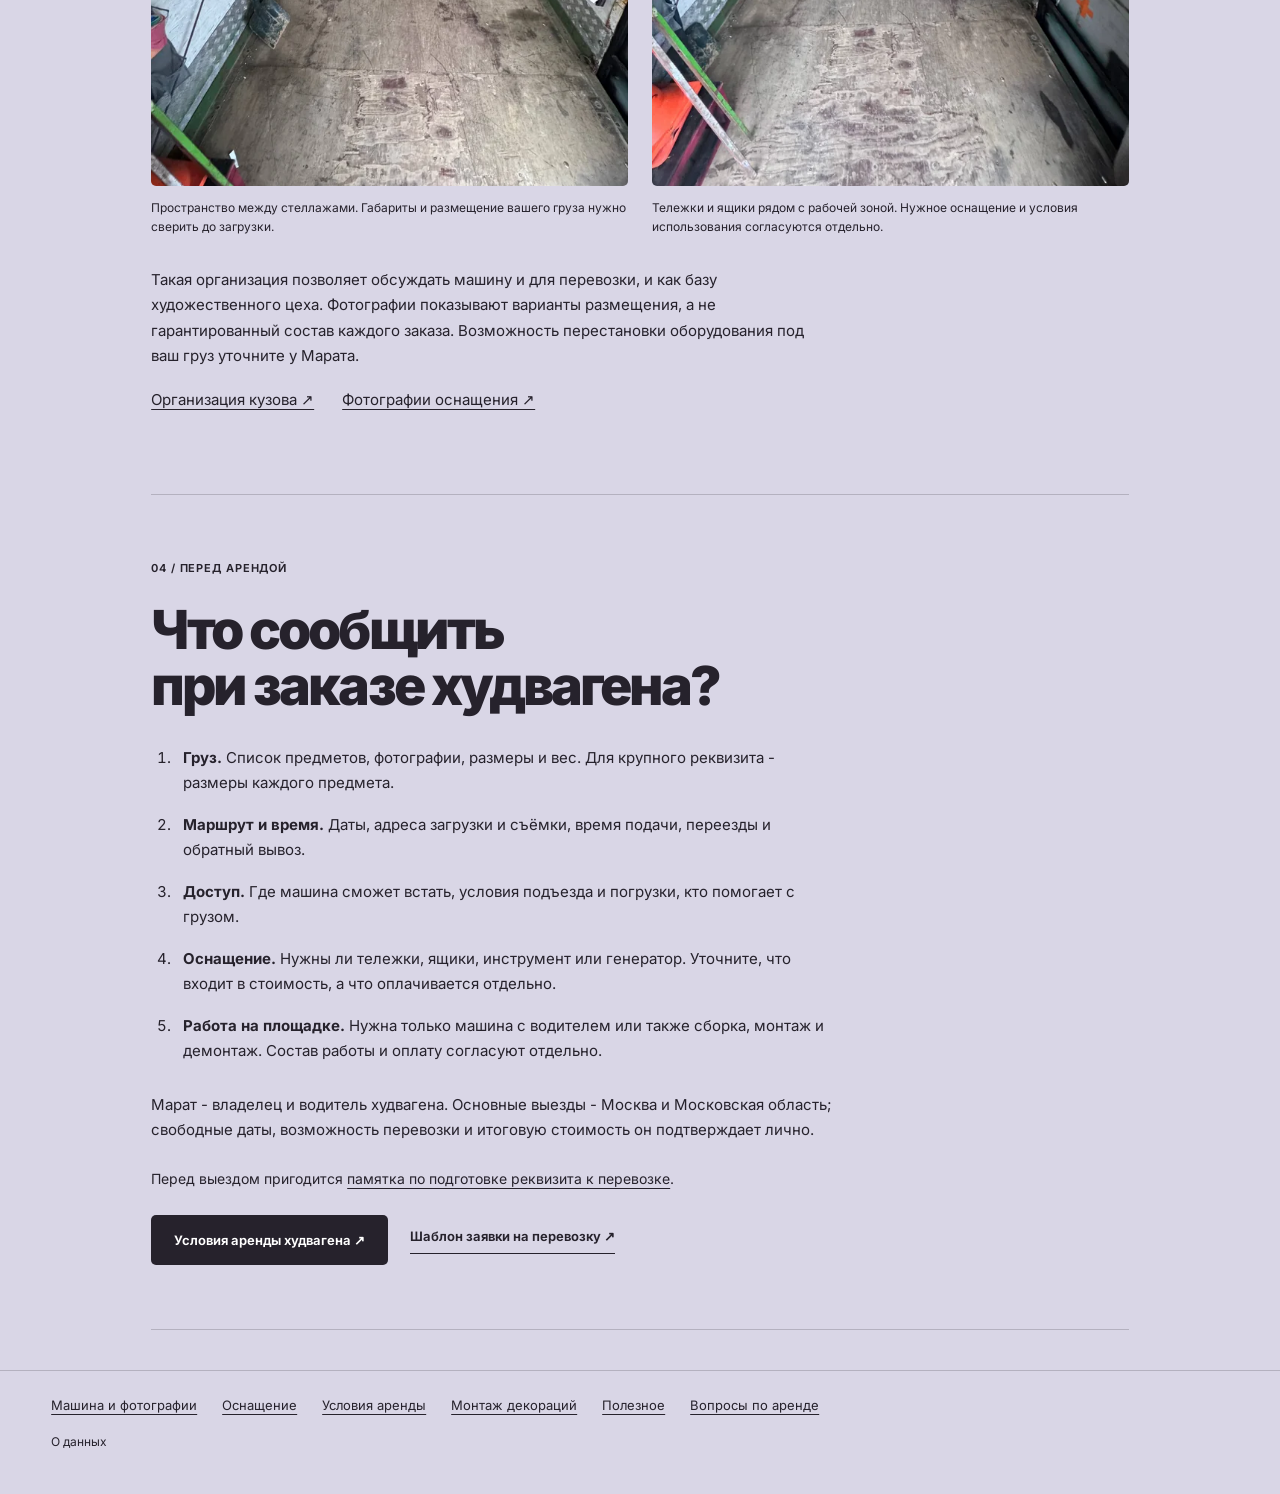
<file: chto-takoe-hudvagen/index.html>
<!doctype html>
<html lang="ru">
<head>
<meta charset="utf-8">
<meta name="viewport" content="width=device-width, initial-scale=1">
<meta name="theme-color" content="#d9d6e6">
<meta name="robots" content="index, follow">
<title>Что такое худваген, рекваген и хламваген | Худваген Марата</title>
<meta name="description" content="Для чего нужен худваген на съёмках, как его ещё называют и чем он отличается от хламвагена. Фото кузова, задачи машины и что уточнить перед арендой.">
<link rel="canonical" href="https://www.hudwagen.ru/chto-takoe-hudvagen/">
<meta property="og:type" content="article">
<meta property="og:locale" content="ru_RU">
<meta property="og:title" content="Что такое худваген, рекваген и хламваген | Худваген Марата">
<meta property="og:description" content="Для чего нужен худваген на съёмках, как его ещё называют и чем он отличается от хламвагена. Фото кузова, задачи машины и что уточнить перед арендой.">
<meta property="og:url" content="https://www.hudwagen.ru/chto-takoe-hudvagen/">
<link rel="icon" href="/site-final/assets/mark.svg?v=truck1" type="image/svg+xml">
<link rel="stylesheet" href="/concepts/shared/experience.css">
<link rel="stylesheet" href="/site-final/content.css?v=anchors20261013">
<link rel="preload" href="/assets/fonts/inter-cyrillic.woff2" as="font" type="font/woff2" crossorigin>
<script type="application/ld+json">{"@context":"https://schema.org","@graph":[{"@type":"Article","@id":"https://www.hudwagen.ru/chto-takoe-hudvagen/#article","headline":"Что такое худваген и как его ещё называют","description":"Для чего нужен худваген на съёмках, как его ещё называют и чем он отличается от хламвагена. Фото кузова, задачи машины и что уточнить перед арендой.","inLanguage":"ru-RU","mainEntityOfPage":"https://www.hudwagen.ru/chto-takoe-hudvagen/","image":"https://www.hudwagen.ru/site-final/assets/hudwagen-workspace-1280.webp"},{"@type":"BreadcrumbList","itemListElement":[{"@type":"ListItem","position":1,"name":"Худваген с водителем","item":"https://www.hudwagen.ru/"},{"@type":"ListItem","position":2,"name":"Полезное","item":"https://www.hudwagen.ru/poleznoe/"},{"@type":"ListItem","position":3,"name":"Что такое худваген","item":"https://www.hudwagen.ru/chto-takoe-hudvagen/"}]}]}</script>
<script src="/site-final/consent-metrika.js?v=20261004-goals" defer></script>
<link rel="stylesheet" href="/site-final/navigation.css?v=useful20261013"><script src="/site-final/navigation.js?v=faq20261013" defer></script><meta property="og:image" content="https://www.hudwagen.ru/site-final/assets/hudwagen-workspace-1280.webp"><link rel="stylesheet" href="/chto-takoe-hudvagen/article.css?v=20261013"></head>
<body class="content-site article-site">
<a class="skip" href="#main">К содержанию</a>
<header class="topbar site-topbar" id="top" tabindex="-1"><a class="brand" href="/"><img class="brand-truck" src="/site-final/assets/mark.svg" alt="" width="38" height="38"><span><b>ХУДВАГЕН</b><small>С ВОДИТЕЛЕМ · МОСКВА</small></span></a><nav class="top-links" aria-label="Разделы сайта"><a href="/#real">Машина</a><a href="/#terms">Условия</a><a href="/montazh-dekoracij/">Монтаж</a><a href="/poleznoe/">Полезное</a></nav><div class="header-contacts" role="group" aria-label="Связаться с Маратом"><a class="header-contact" href="https://max.ru/u/f9LHodD0cOJyWwkVK0IOzBzi9cnYJhqR4KUHkZVEpKO9ZInxwAOQDD3dlvk" target="_blank" rel="noopener noreferrer" aria-label="Написать Марату в MAX"><svg viewBox="0 0 24 24" fill="none" stroke="currentColor" stroke-width="1.8" stroke-linecap="round" stroke-linejoin="round" aria-hidden="true"><rect x="2.5" y="2.5" width="19" height="19" rx="6"/><path d="M6.5 16V8l5.5 5.5L17.5 8v8"/></svg><span class="contact-word">MAX</span></a><a class="header-contact" href="https://t.me/+79636981001" target="_blank" rel="noopener noreferrer" aria-label="Написать Марату в Telegram"><svg viewBox="0 0 24 24" fill="none" stroke="currentColor" stroke-width="1.8" stroke-linecap="round" stroke-linejoin="round" aria-hidden="true"><path d="m21 3-3.7 17-5.2-4.2-2.7 2.6.6-4.7L21 3Z"/><path d="M21 3 3 10.2l6.4 3.5L21 3Z"/></svg><span class="contact-word">Telegram</span></a><a class="header-contact" href="tel:+79636981001" aria-label="Позвонить Марату: +7 963 698-10-01"><svg viewBox="0 0 24 24" fill="none" stroke="currentColor" stroke-width="1.8" stroke-linecap="round" stroke-linejoin="round" aria-hidden="true"><path d="M5.5 3.5h3l1.5 4-2 2a15 15 0 0 0 6.5 6.5l2-2 4 1.5v3a2 2 0 0 1-2.2 2A17 17 0 0 1 3.5 5.7 2 2 0 0 1 5.5 3.5Z"/></svg><span class="contact-word">Звонок</span></a></div></header>
<main id="main" class="content-main">
<nav class="breadcrumbs" aria-label="Хлебные крошки"><a href="/">Худваген с водителем</a><span aria-hidden="true">/</span><a href="/poleznoe/">Полезное</a><span aria-hidden="true">/</span><span aria-current="page">Что такое худваген</span></nav>
<article>
<header class="article-hero">
<p class="eyebrow">КИНОТРАНСПОРТ / КОРОТКИЙ ЛИКБЕЗ</p>
<h1>Что такое худваген<br>и как его ещё называют</h1>
<p class="content-lead"><dfn>Худваген</dfn> - оборудованный грузовой автомобиль для художественного цеха на съёмках. Он перевозит реквизит, материалы и инструмент, а на площадке служит местом их хранения и рабочей базой команды.</p>
<p>В объявлениях встречаются также «рекваген», «реквизитваген» и «хламваген». Названия помогают начать поиск, но при выборе машины нужно сверять её задачи, кузов и оснащение.</p>
</header>
<nav class="content-toc" aria-label="В статье"><a href="#names">Названия и отличия ↓</a><a href="#tasks">Для чего нужен ↓</a><a href="#inside">Как устроен кузов ↓</a><a href="#before-rent">Что уточнить ↓</a></nav>
<section class="content-section" id="names">
<p class="eyebrow">01 / КАК ЕГО НАЗЫВАЮТ</p>
<h2>Худваген, рекваген<br>и хламваген: в чём разница?</h2>
<dl class="term-list">
<div><dt>Худваген</dt><dd>Название машины для художественного цеха: перевозка реквизита и материалов, хранение и доступ к ним во время работы. Стеллажи, ящики и инструмент зависят от конкретной комплектации.</dd></div>
<div><dt>Рекваген / реквизитваген</dt><dd>Названия транспорта для реквизита. Могут пересекаться с «худвагеном»: у прокатчиков встречается совместное обозначение «худваген / рекваген». Само название не подтверждает наличие гидроборта, тележек или инструмента.</dd></div>
<div><dt>Хламваген</dt><dd>Встречается как название транспорта АХЧ - административно-хозяйственной части съёмочной площадки. Его задачи связаны с хозяйственным обеспечением. При запросе «хламваген» уточните, нужна ли вам хозяйственная машина или база художественного цеха с местом под реквизит.</dd></div>
</dl>
<p class="article-note">Практический ориентир: описывайте груз и работу, а не только название машины. Похожее слово в объявлении не означает одинаковый набор оборудования.</p>
<p><strong>Что предлагает Марат.</strong> Машину с водителем под реквизит и оборудование клиента — на смену или для <a href="/#transport">отдельной перевозки на съёмку</a>. Если ищете хламваген, опишите груз и нужное оснащение: готовый комплект АХЧ не заявляется. Гримвагена у Марата нет.</p>
<details class="article-sources"><summary>Примеры употребления названий</summary><p>В каталоге <a href="https://mediaservice.moscow/">«Медиасервиса»</a> есть совместное обозначение «худваген / рекваген», у <a href="https://challengefilm.ru/arenda-specializirovannogo-transporta">«Челлендж Фильм»</a> - «худваген и реквизитваген». В <a href="https://kino-bank.com/obsluzhivanie-ploshchadki/akhch-transport-i-oborudovanie/">«Кино-банке»</a> хламваген отнесён к транспорту АХЧ. Это примеры употребления, а не единый стандарт комплектации.</p></details>
</section>
<section class="content-section" id="tasks">
<p class="eyebrow">02 / ЗАДАЧИ НА СЪЁМКАХ</p>
<h2>Доставить, разместить,<br>держать под рукой.</h2>
<div class="service-grid">
<div><h3>Перевозка реквизита</h3><p>Доставить вещи и материалы к месту съёмки. Возможность перевозки мебели, крупных предметов и элементов декораций зависит от размеров и веса груза.</p></div>
<div><h3>Хранение на площадке</h3><p>Разложить согласованный груз по местам, сохранив доступ к нужным предметам. Полки и ящики помогают организовать пространство кузова.</p></div>
<div><h3>Рабочая база цеха</h3><p>Держать материалы и согласованный инструмент рядом с командой во время подготовки и смены. Состав комплекта обсуждают до выезда.</p></div>
<div><h3>Переезд и обратный вывоз</h3><p>Перевезти реквизит на следующую локацию или вернуть после смены. Адреса, время и необходимость обратного рейса включают в договорённость заранее.</p></div>
</div>
</section>
<section class="content-section" id="inside">
<p class="eyebrow">03 / НА ПРИМЕРЕ МАШИНЫ МАРАТА</p>
<h2>Один кузов.<br>Разные задачи.</h2>
<p>На фотографиях - Mercedes Sprinter Марата со стеллажами и гидробортом. Видны два варианта размещения: свободное пространство между стеллажами и тележки с ящиками у борта.</p>
<div class="article-photos">
<figure><img src="/site-final/assets/hudwagen-cargo-space-640.webp" srcset="/site-final/assets/hudwagen-cargo-space-640.webp 640w, /site-final/assets/hudwagen-cargo-space-1280.webp 1280w" sizes="(max-width:700px) calc(100vw - 40px), 460px" width="640" height="853" alt="Кузов худвагена Марата: стеллажи вдоль бортов и свободное пространство между ними" loading="lazy" decoding="async"><figcaption>Пространство между стеллажами. Габариты и размещение вашего груза нужно сверить до загрузки.</figcaption></figure>
<figure><img src="/site-final/assets/hudwagen-workspace-640.webp" srcset="/site-final/assets/hudwagen-workspace-640.webp 640w, /site-final/assets/hudwagen-workspace-1280.webp 1280w" sizes="(max-width:700px) calc(100vw - 40px), 460px" width="640" height="853" alt="Рабочее пространство худвагена с тележками, ящиками и инструментом у борта" loading="lazy" decoding="async"><figcaption>Тележки и ящики рядом с рабочей зоной. Нужное оснащение и условия использования согласуются отдельно.</figcaption></figure>
</div>
<p>Такая организация позволяет обсуждать машину и для перевозки, и как базу художественного цеха. Фотографии показывают варианты размещения, а не гарантированный состав каждого заказа. Возможность перестановки оборудования под ваш груз уточните у Марата.</p>
<p class="article-links"><a href="/#configuration">Организация кузова ↗</a><a href="/#equipment">Фотографии оснащения ↗</a></p>
</section>
<section class="content-section" id="before-rent">
<p class="eyebrow">04 / ПЕРЕД АРЕНДОЙ</p>
<h2>Что сообщить<br>при заказе худвагена?</h2>
<ol class="article-checklist">
<li><strong>Груз.</strong> Список предметов, фотографии, размеры и вес. Для крупного реквизита - размеры каждого предмета.</li>
<li><strong>Маршрут и время.</strong> Даты, адреса загрузки и съёмки, время подачи, переезды и обратный вывоз.</li>
<li><strong>Доступ.</strong> Где машина сможет встать, условия подъезда и погрузки, кто помогает с грузом.</li>
<li><strong>Оснащение.</strong> Нужны ли тележки, ящики, инструмент или генератор. Уточните, что входит в стоимость, а что оплачивается отдельно.</li>
<li><strong>Работа на площадке.</strong> Нужна только машина с водителем или также сборка, монтаж и демонтаж. Состав работы и оплату согласуют отдельно.</li>
</ol>
<p>Марат - владелец и водитель худвагена. Основные выезды - Москва и Московская область; свободные даты, возможность перевозки и итоговую стоимость он подтверждает лично.</p>
<p class="context-reading">Перед выездом пригодится <a href="/podgotovka-rekvizita/">памятка по подготовке реквизита к перевозке</a>.</p><div class="content-actions"><a class="btn" href="/#terms">Условия аренды худвагена ↗</a><a class="text-link" href="/podgotovka-rekvizita/#message">Шаблон заявки на перевозку ↗</a></div>
</section>
</article>
</main>
<footer class="content-footer"><nav class="site-directory" aria-label="Навигация внизу страницы"><a href="/#real">Машина и фотографии</a><a href="/#equipment">Оснащение</a><a href="/#terms">Условия аренды</a><a href="/montazh-dekoracij/">Монтаж декораций</a><a href="/poleznoe/">Полезное</a><a href="/#questions">Вопросы по аренде</a></nav><a href="/site-final/privacy.html">О данных</a></footer>
<a class="back-to-top" href="#top" aria-label="Наверх, к разделам сайта" hidden><span aria-hidden="true">↑</span> Наверх</a></body>
</html>
</file>
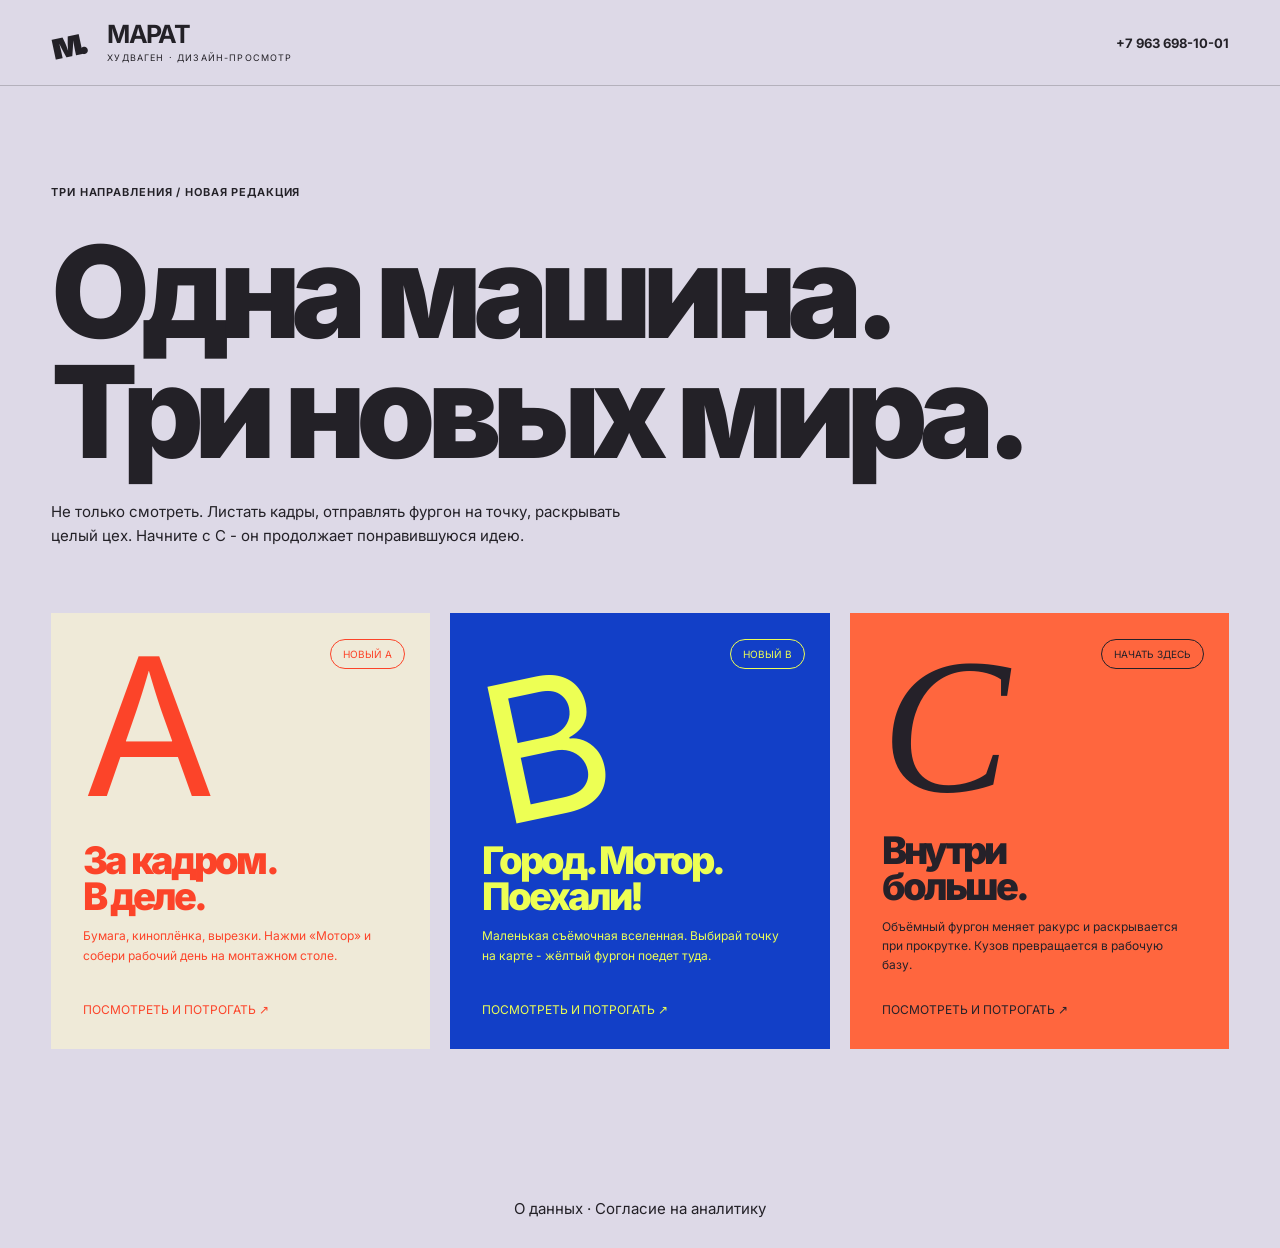
<file: concepts/index.html>
<!doctype html><html lang="ru"><head><meta charset="utf-8"><meta name="viewport" content="width=device-width,initial-scale=1"><meta name="robots" content="noindex,nofollow"><title>Три новых мира / Марат · Худваген</title><link rel="icon" href="../site-final/assets/mark.svg?v=truck1"><link rel="stylesheet" href="shared/experience.css"></head><body class="review-page"><header class="topbar"><a class="brand" href="concept-c/"><span class="brand-symbol">м.</span><span><b>МАРАТ</b><small>ХУДВАГЕН · ДИЗАЙН-ПРОСМОТР</small></span></a><a class="top-phone" href="tel:+79636981001">+7 963 698-10-01</a></header><main id="main"><section class="review-intro"><p class="eyebrow" style="margin-bottom:30px">ТРИ НАПРАВЛЕНИЯ / НОВАЯ РЕДАКЦИЯ</p><h1>Одна машина.<br>Три новых мира.</h1><p>Не только смотреть. Листать кадры, отправлять фургон на точку, раскрывать целый цех. Начните с C - он продолжает понравившуюся идею.</p></section><section class="review-grid" aria-label="Три дизайн-концепции"><a class="review-card a" href="concept-a/"><span class="little-label">НОВЫЙ A</span><span class="letter">A</span><div><h2>За кадром.<br>В деле.</h2><p>Бумага, киноплёнка, вырезки. Нажми «Мотор» и собери рабочий день на монтажном столе.</p></div><span>ПОСМОТРЕТЬ И ПОТРОГАТЬ ↗</span></a><a class="review-card b" href="concept-b/"><span class="little-label">НОВЫЙ B</span><span class="letter">B</span><div><h2>Город. Мотор.<br>Поехали!</h2><p>Маленькая съёмочная вселенная. Выбирай точку на карте - жёлтый фургон поедет туда.</p></div><span>ПОСМОТРЕТЬ И ПОТРОГАТЬ ↗</span></a><a class="review-card c" href="concept-c/"><span class="little-label">НАЧАТЬ ЗДЕСЬ</span><span class="letter">C</span><div><h2>Внутри<br>больше.</h2><p>Объёмный фургон меняет ракурс и раскрывается при прокрутке. Кузов превращается в рабочую базу.</p></div><span>ПОСМОТРЕТЬ И ПОТРОГАТЬ ↗</span></a></section></main><footer style="padding:30px;text-align:center"><a href="../site-final/privacy.html">О данных</a> · <a href="/site-final/analytics-consent.html">Согласие на аналитику</a></footer><script src="../site-final/consent-metrika.js?v=20261015" defer></script></body></html>
</file>
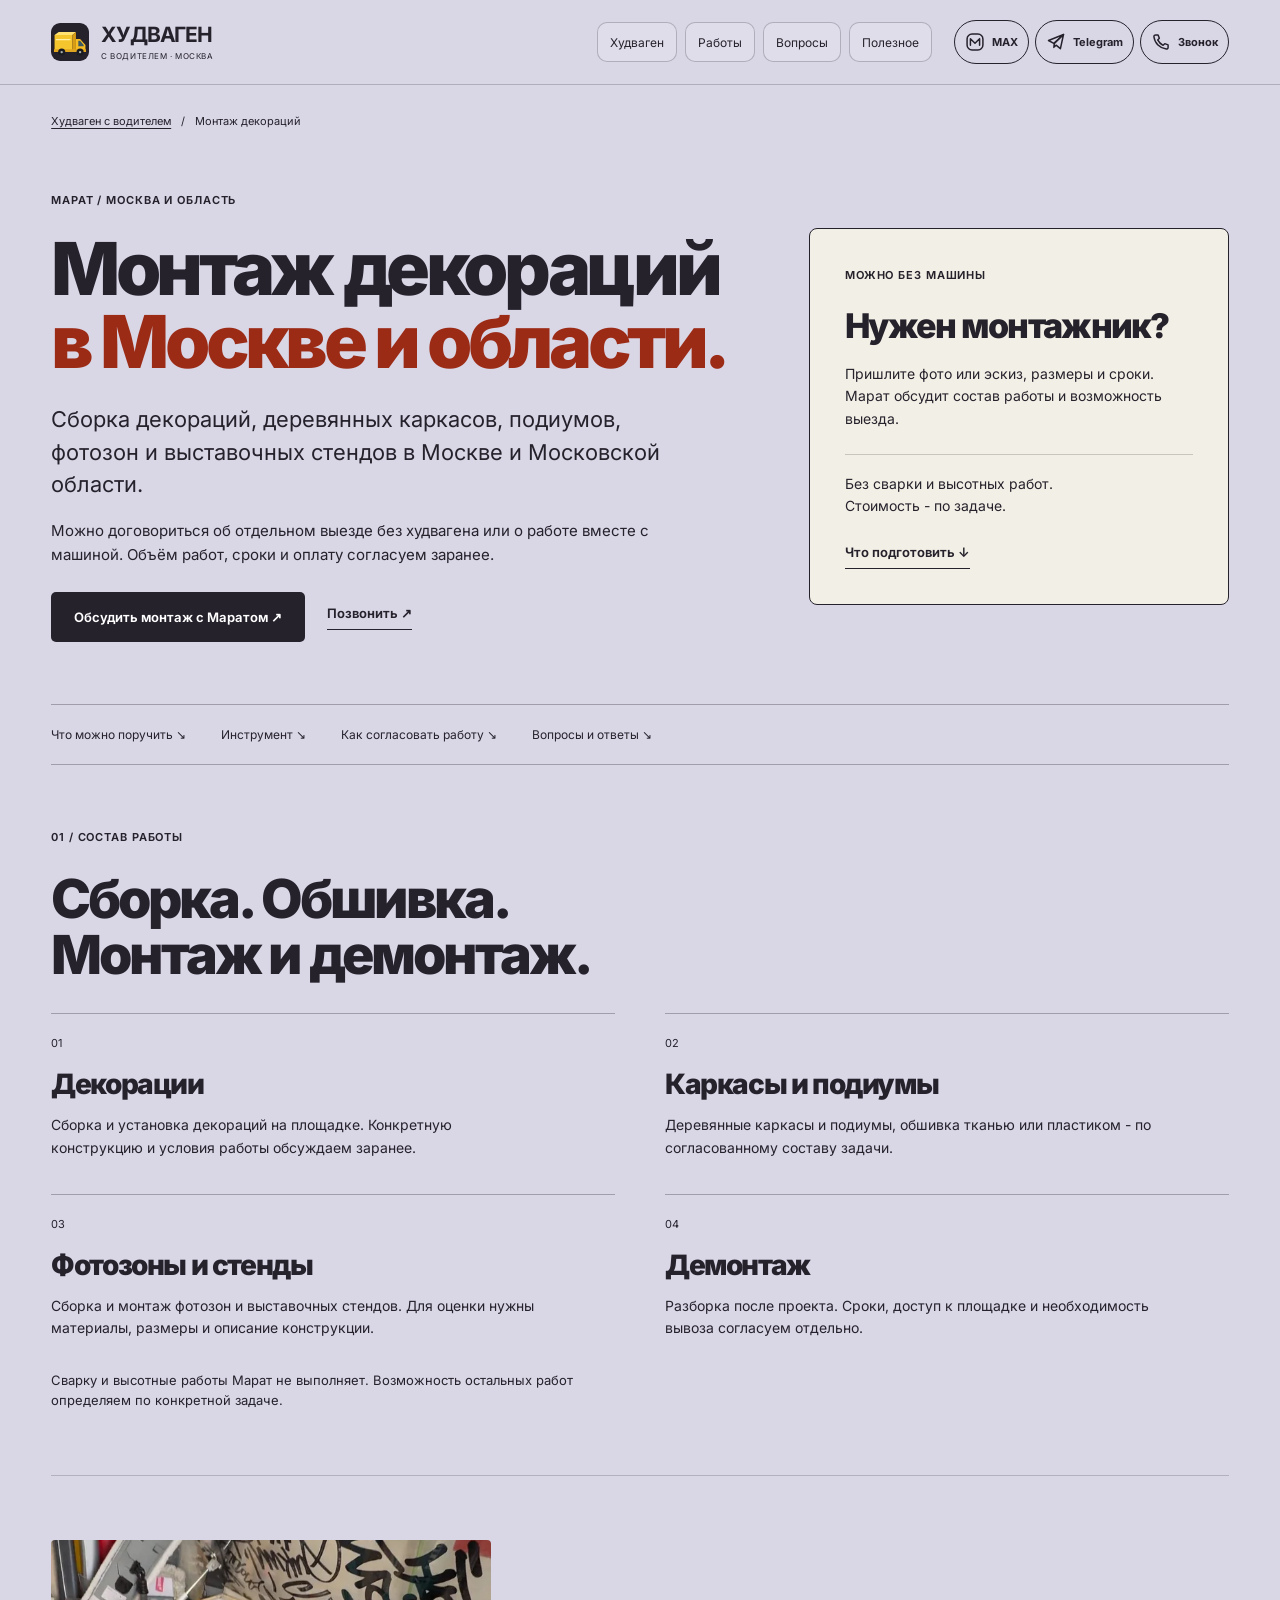
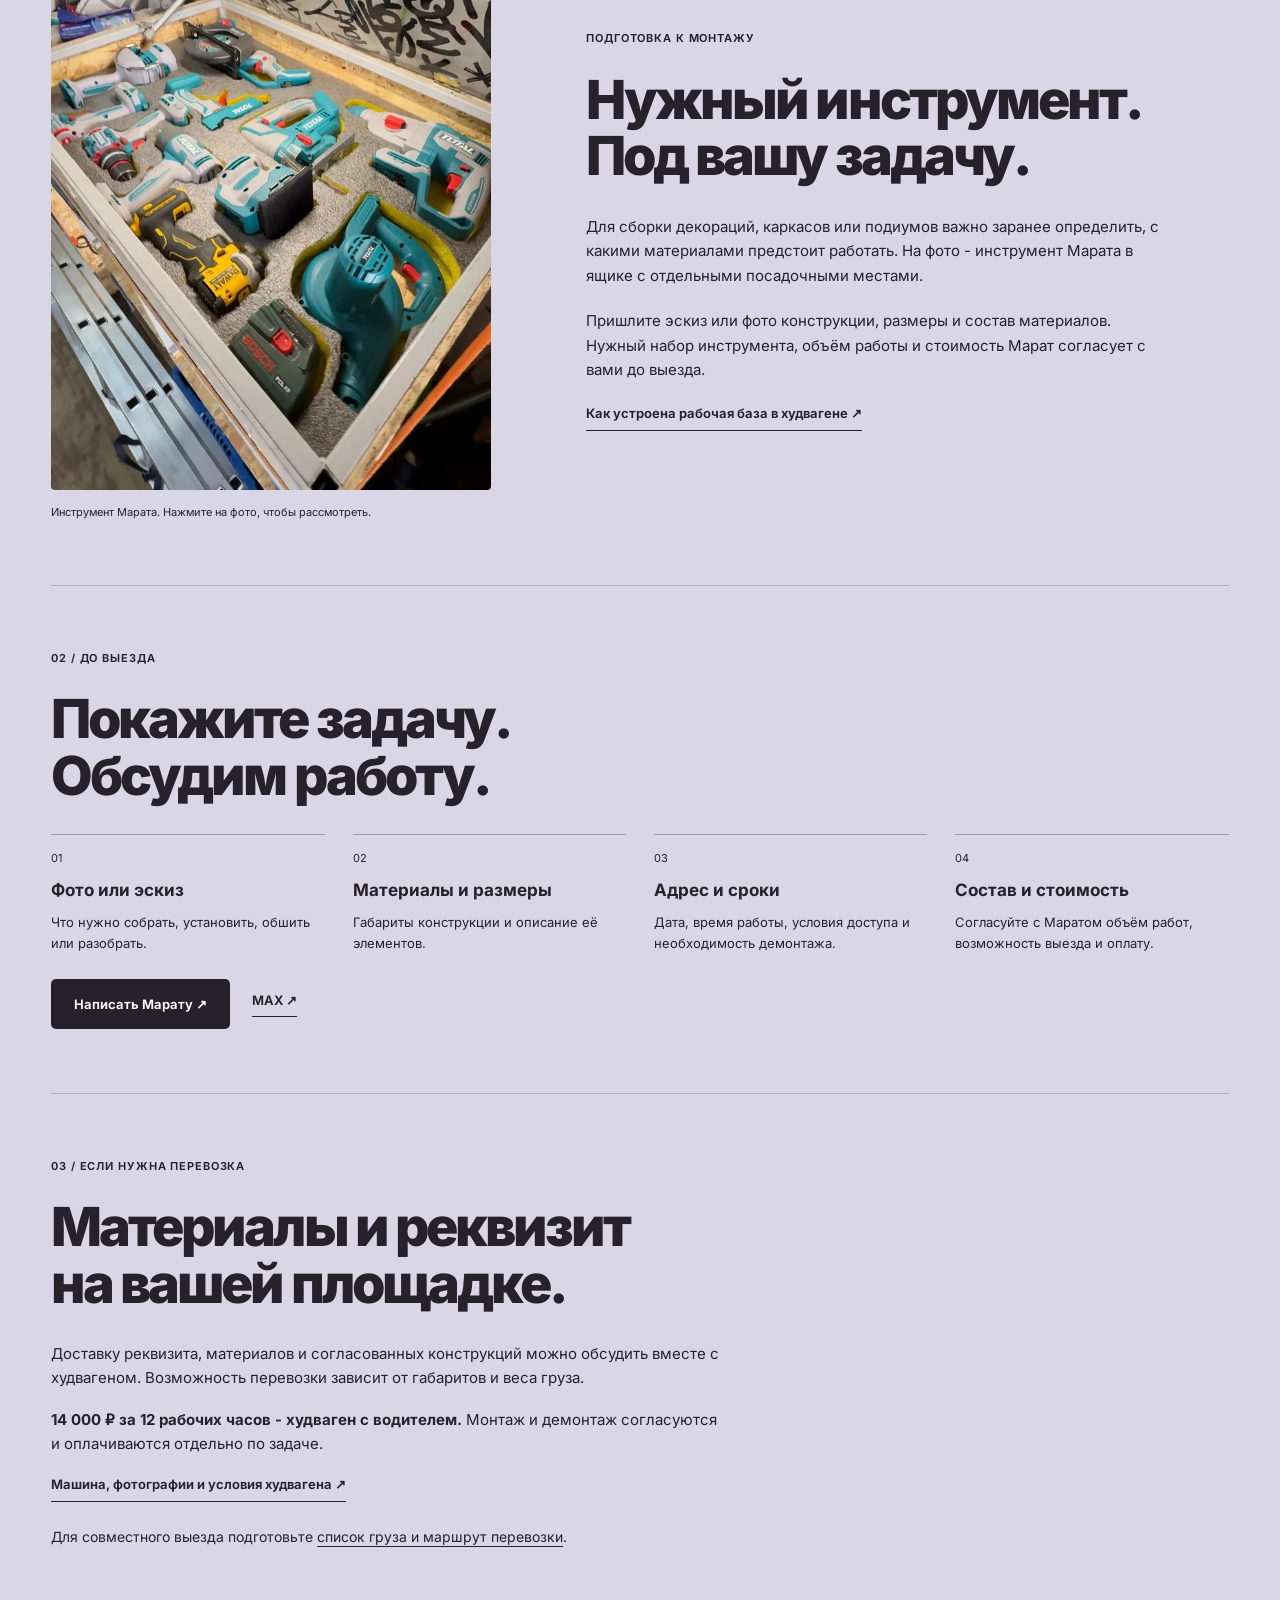
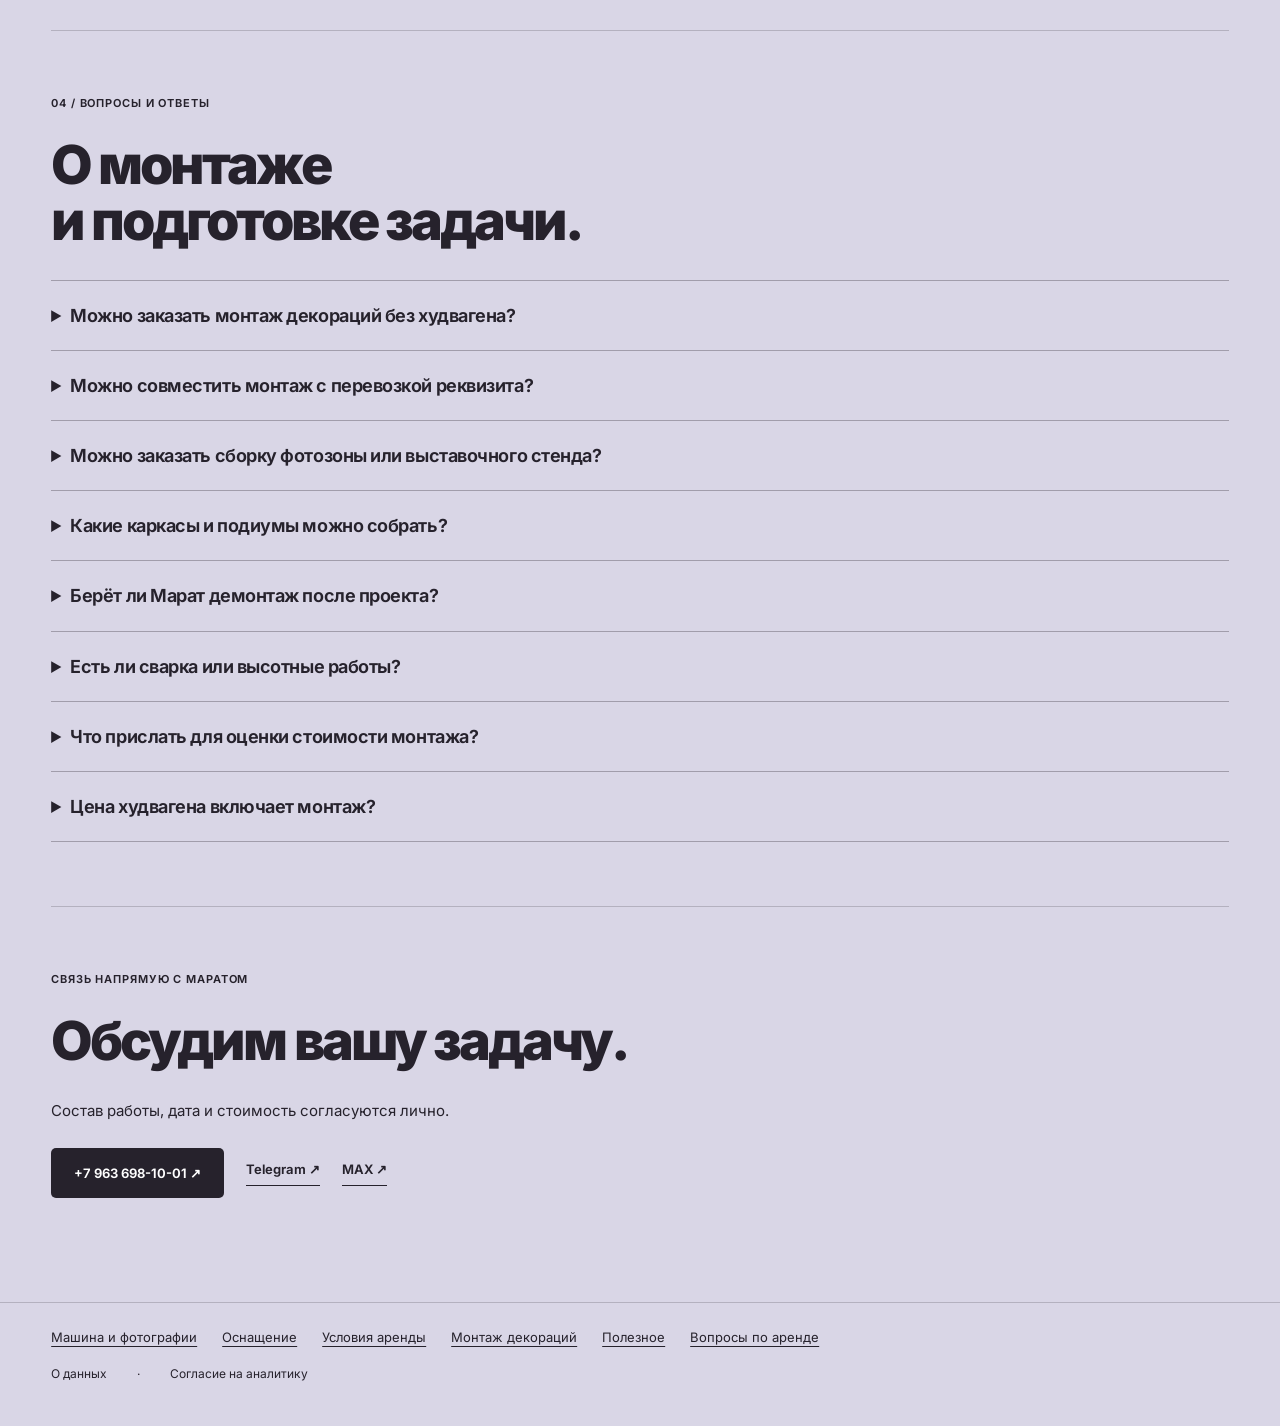
<file: montazh-dekoracij/index.html>
<!doctype html>
<html lang="ru">
<head>
<meta charset="utf-8">
<meta name="viewport" content="width=device-width, initial-scale=1">
<meta name="theme-color" content="#d9d6e6">
<meta name="robots" content="index, follow">
<title>Монтаж декораций и фотозон в Москве и МО | Марат</title>
<meta name="description" content="Сборка и монтаж декораций, деревянных каркасов, подиумов, фотозон и выставочных стендов в Москве и области. Можно без худвагена. Стоимость по задаче.">
<link rel="canonical" href="https://www.hudwagen.ru/montazh-dekoracij/">
<meta property="og:type" content="website">
<meta property="og:locale" content="ru_RU">
<meta property="og:title" content="Монтаж декораций и фотозон в Москве и МО | Марат">
<meta property="og:description" content="Сборка и монтаж декораций, деревянных каркасов, подиумов, фотозон и выставочных стендов в Москве и области. Можно без худвагена. Стоимость по задаче.">
<meta property="og:url" content="https://www.hudwagen.ru/montazh-dekoracij/">
<link rel="icon" href="/site-final/assets/mark.svg?v=truck1" type="image/svg+xml">
<link rel="stylesheet" href="/concepts/shared/experience.css">
<link rel="stylesheet" href="/site-final/content.css?v=anchors20261013">
<link rel="preload" href="/assets/fonts/inter-cyrillic.woff2" as="font" type="font/woff2" crossorigin>
<script type="application/ld+json">{"@context":"https://schema.org","@type":"Service","@id":"https://www.hudwagen.ru/montazh-dekoracij/#service","name":"Монтаж декораций в Москве и Московской области","serviceType":"Сборка, монтаж и демонтаж декораций","description":"Сборка и монтаж декораций, деревянных каркасов, подиумов, фотозон и выставочных стендов; обшивка тканью или пластиком и демонтаж. Можно без худвагена. Без сварки и высотных работ. Стоимость по задаче.","url":"https://www.hudwagen.ru/montazh-dekoracij/","provider":{"@type":"Person","name":"Марат","telephone":"+79636981001"},"areaServed":[{"@type":"City","name":"Москва"},{"@type":"AdministrativeArea","name":"Московская область"}]}</script>
<script src="/site-final/consent-metrika.js?v=20261015" defer></script>
<link rel="stylesheet" href="/site-final/navigation.css?v=useful20261013"><script src="/site-final/navigation.js?v=faq20261013" defer></script></head>
<body class="content-site">
<a class="skip" href="#main">К содержанию</a>
<header class="topbar site-topbar" id="top" tabindex="-1"><a class="brand" href="/"><img class="brand-truck" src="/site-final/assets/mark.svg" alt="" width="38" height="38"><span><b>ХУДВАГЕН</b><small>С ВОДИТЕЛЕМ · МОСКВА</small></span></a><nav class="top-links" aria-label="Разделы сайта"><a href="/">Худваген</a><a href="#services">Работы</a><a href="#questions">Вопросы</a><a href="/poleznoe/">Полезное</a></nav><div class="header-contacts" role="group" aria-label="Связаться с Маратом"><a class="header-contact" href="https://max.ru/u/f9LHodD0cOJyWwkVK0IOzBzi9cnYJhqR4KUHkZVEpKO9ZInxwAOQDD3dlvk" target="_blank" rel="noopener noreferrer" aria-label="Написать Марату в MAX"><svg viewBox="0 0 24 24" fill="none" stroke="currentColor" stroke-width="1.8" stroke-linecap="round" stroke-linejoin="round" aria-hidden="true"><rect x="2.5" y="2.5" width="19" height="19" rx="6"/><path d="M6.5 16V8l5.5 5.5L17.5 8v8"/></svg><span class="contact-word">MAX</span></a><a class="header-contact" href="https://t.me/+79636981001" target="_blank" rel="noopener noreferrer" aria-label="Написать Марату в Telegram"><svg viewBox="0 0 24 24" fill="none" stroke="currentColor" stroke-width="1.8" stroke-linecap="round" stroke-linejoin="round" aria-hidden="true"><path d="m21 3-3.7 17-5.2-4.2-2.7 2.6.6-4.7L21 3Z"/><path d="M21 3 3 10.2l6.4 3.5L21 3Z"/></svg><span class="contact-word">Telegram</span></a><a class="header-contact" href="tel:+79636981001" aria-label="Позвонить Марату: +7 963 698-10-01"><svg viewBox="0 0 24 24" fill="none" stroke="currentColor" stroke-width="1.8" stroke-linecap="round" stroke-linejoin="round" aria-hidden="true"><path d="M5.5 3.5h3l1.5 4-2 2a15 15 0 0 0 6.5 6.5l2-2 4 1.5v3a2 2 0 0 1-2.2 2A17 17 0 0 1 3.5 5.7 2 2 0 0 1 5.5 3.5Z"/></svg><span class="contact-word">Звонок</span></a></div></header>
<main id="main" class="content-main">
<nav class="breadcrumbs" aria-label="Хлебные крошки"><a href="/">Худваген с водителем</a><span aria-hidden="true">/</span><span>Монтаж декораций</span></nav>
<section class="mount-hero" aria-labelledby="service-title">
<div>
<p class="eyebrow">МАРАТ / МОСКВА И ОБЛАСТЬ</p>
<h1 id="service-title">Монтаж декораций<br><span>в Москве и области.</span></h1>
<p class="content-lead">Сборка декораций, деревянных каркасов, подиумов, фотозон и выставочных стендов в Москве и Московской области.</p>
<p>Можно договориться об отдельном выезде без худвагена или о работе вместе с машиной. Объём работ, сроки и оплату согласуем заранее.</p>
<div class="content-actions"><a class="btn" href="https://t.me/+79636981001" target="_blank" rel="noopener noreferrer">Обсудить монтаж с Маратом ↗</a><a class="text-link" href="tel:+79636981001">Позвонить ↗</a></div>
</div>
<aside class="task-card" aria-label="Условия работы">
<span class="eyebrow">МОЖНО БЕЗ МАШИНЫ</span>
<h2>Нужен монтажник?</h2>
<p>Пришлите фото или эскиз, размеры и сроки. Марат обсудит состав работы и возможность выезда.</p>
<p class="task-limit">Без сварки и высотных работ.<br>Стоимость - по задаче.</p>
<a class="text-link" href="#brief">Что подготовить ↓</a>
</aside>
</section>
<nav class="content-toc" aria-label="На этой странице"><a href="#services">Что можно поручить ↘</a><a href="#tools">Инструмент ↘</a><a href="#brief">Как согласовать работу ↘</a><a href="#questions">Вопросы и ответы ↘</a></nav>
<section class="content-section" id="services">
<p class="eyebrow">01 / СОСТАВ РАБОТЫ</p>
<h2>Сборка. Обшивка.<br>Монтаж и демонтаж.</h2>
<div class="service-grid">
<article><span>01</span><h3>Декорации</h3><p>Сборка и установка декораций на площадке. Конкретную конструкцию и условия работы обсуждаем заранее.</p></article>
<article><span>02</span><h3>Каркасы и подиумы</h3><p>Деревянные каркасы и подиумы, обшивка тканью или пластиком - по согласованному составу задачи.</p></article>
<article><span>03</span><h3>Фотозоны и стенды</h3><p>Сборка и монтаж фотозон и выставочных стендов. Для оценки нужны материалы, размеры и описание конструкции.</p></article>
<article><span>04</span><h3>Демонтаж</h3><p>Разборка после проекта. Сроки, доступ к площадке и необходимость вывоза согласуем отдельно.</p></article>
</div>
<p class="content-note">Сварку и высотные работы Марат не выполняет. Возможность остальных работ определяем по конкретной задаче.</p>
</section>
<section class="content-section mount-tools" id="tools" aria-labelledby="tools-title">
<figure><a href="/site-final/assets/hudwagen-tools-960.webp" data-photo aria-label="Увеличить фото инструмента Марата"><img src="/site-final/assets/hudwagen-tools-640.webp" srcset="/site-final/assets/hudwagen-tools-640.webp 640w, /site-final/assets/hudwagen-tools-960.webp 960w" sizes="(max-width:700px) 90vw, 35vw" width="640" height="1398" loading="lazy" decoding="async" alt="Электроинструмент Марата в открытом ящике с отдельными посадочными местами"></a><figcaption>Инструмент Марата. Нажмите на фото, чтобы рассмотреть.</figcaption></figure>
<div><p class="eyebrow">ПОДГОТОВКА К МОНТАЖУ</p><h2 id="tools-title">Нужный инструмент.<br>Под вашу задачу.</h2><p>Для сборки декораций, каркасов или подиумов важно заранее определить, с какими материалами предстоит работать. На фото - инструмент Марата в ящике с отдельными посадочными местами.</p><p>Пришлите эскиз или фото конструкции, размеры и состав материалов. Нужный набор инструмента, объём работы и стоимость Марат согласует с вами до выезда.</p><a class="text-link" href="/#configuration">Как устроена рабочая база в худвагене ↗</a></div>
</section>
<section class="content-section brief-section" id="brief">
<p class="eyebrow">02 / ДО ВЫЕЗДА</p>
<h2>Покажите задачу.<br>Обсудим работу.</h2>
<ol class="brief-steps">
<li><b>Фото или эскиз</b><p>Что нужно собрать, установить, обшить или разобрать.</p></li>
<li><b>Материалы и размеры</b><p>Габариты конструкции и описание её элементов.</p></li>
<li><b>Адрес и сроки</b><p>Дата, время работы, условия доступа и необходимость демонтажа.</p></li>
<li><b>Состав и стоимость</b><p>Согласуйте с Маратом объём работ, возможность выезда и оплату.</p></li>
</ol>
<div class="content-actions"><a class="btn" href="https://t.me/+79636981001" target="_blank" rel="noopener noreferrer">Написать Марату ↗</a><a class="text-link" href="https://max.ru/u/f9LHodD0cOJyWwkVK0IOzBzi9cnYJhqR4KUHkZVEpKO9ZInxwAOQDD3dlvk" target="_blank" rel="noopener noreferrer">MAX ↗</a></div>
</section>
<section class="content-section transport-section" id="transport">
<p class="eyebrow">03 / ЕСЛИ НУЖНА ПЕРЕВОЗКА</p>
<h2>Материалы и реквизит<br>на вашей площадке.</h2>
<p>Доставку реквизита, материалов и согласованных конструкций можно обсудить вместе с худвагеном. Возможность перевозки зависит от габаритов и веса груза.</p>
<p><strong>14 000 ₽ за 12 рабочих часов - худваген с водителем.</strong> Монтаж и демонтаж согласуются и оплачиваются отдельно по задаче.</p>
<a class="text-link" href="/">Машина, фотографии и условия худвагена ↗</a><p class="context-reading">Для совместного выезда подготовьте <a href="/podgotovka-rekvizita/">список груза и маршрут перевозки</a>.</p>
</section>
<section class="content-section" id="questions">
<p class="eyebrow">04 / ВОПРОСЫ И ОТВЕТЫ</p>
<h2>О монтаже<br>и подготовке задачи.</h2>
<div class="content-faq">
<details id="without-van"><summary>Можно заказать монтаж декораций без худвагена?</summary><p>Да. Марат принимает отдельные заказы на сборку и монтаж без машины. Объём работы, дату выезда и стоимость согласуйте заранее.</p></details>
<details id="with-van"><summary>Можно совместить монтаж с перевозкой реквизита?</summary><p>Да, такую задачу можно обсудить вместе с <a href="/">худвагеном с водителем</a>. Заранее согласуйте маршрут, размеры и вес груза, работу на площадке и необходимость обратного вывоза.</p></details>
<details id="photozone"><summary>Можно заказать сборку фотозоны или выставочного стенда?</summary><p>Да. Пришлите фотографии или эскиз, размеры, материалы и описание конструкции. Марат обсудит с вами состав работы и возможность выезда.</p></details>
<details id="frames"><summary>Какие каркасы и подиумы можно собрать?</summary><p>С Маратом можно обсудить деревянные каркасы и подиумы, обшивку тканью или пластиком. Возможность работы с конкретной конструкцией определяем по её размерам, материалам и условиям площадки.</p></details>
<details id="demount"><summary>Берёт ли Марат демонтаж после проекта?</summary><p>Да. Укажите, что нужно разобрать, сроки и условия доступа. Если нужен вывоз, обсудите его отдельно вместе с машиной.</p></details>
<details id="limits"><summary>Есть ли сварка или высотные работы?</summary><p>Нет. Сварку и высотные работы Марат не выполняет. Состав остальных работ согласуем по вашей задаче.</p></details>
<details id="estimate"><summary>Что прислать для оценки стоимости монтажа?</summary><p>Фотографии или эскиз, материалы и размеры, адрес, дату, сроки, условия доступа и необходимость демонтажа. Стоимость рассчитывается по согласованному составу работы.</p></details>
<details id="price"><summary>Цена худвагена включает монтаж?</summary><p>Тариф 14 000 ₽ за 12 рабочих часов относится к машине с водителем. Монтаж, обшивка и демонтаж обсуждаются и оплачиваются отдельно по задаче. <a href="/#terms">Условия худвагена</a>.</p></details>
</div>
</section>
<section class="content-section content-contact" id="contact">
<p class="eyebrow">СВЯЗЬ НАПРЯМУЮ С МАРАТОМ</p>
<h2>Обсудим вашу задачу.</h2>
<p>Состав работы, дата и стоимость согласуются лично.</p>
<div class="content-actions"><a class="btn" href="tel:+79636981001">+7 963 698-10-01 ↗</a><a class="text-link" href="https://t.me/+79636981001" target="_blank" rel="noopener noreferrer">Telegram ↗</a><a class="text-link" href="https://max.ru/u/f9LHodD0cOJyWwkVK0IOzBzi9cnYJhqR4KUHkZVEpKO9ZInxwAOQDD3dlvk" target="_blank" rel="noopener noreferrer">MAX ↗</a></div>
</section>
</main>
<footer class="content-footer"><nav class="site-directory" aria-label="Навигация внизу страницы"><a href="/#real">Машина и фотографии</a><a href="/#equipment">Оснащение</a><a href="/#terms">Условия аренды</a><a href="/montazh-dekoracij/">Монтаж декораций</a><a href="/poleznoe/">Полезное</a><a href="/#questions">Вопросы по аренде</a></nav><a href="/site-final/privacy.html">О данных</a> · <a href="/site-final/analytics-consent.html">Согласие на аналитику</a></footer>
<a class="back-to-top" href="#top" aria-label="Наверх, к разделам сайта" hidden><span aria-hidden="true">↑</span> Наверх</a></body>
</html>
</file>
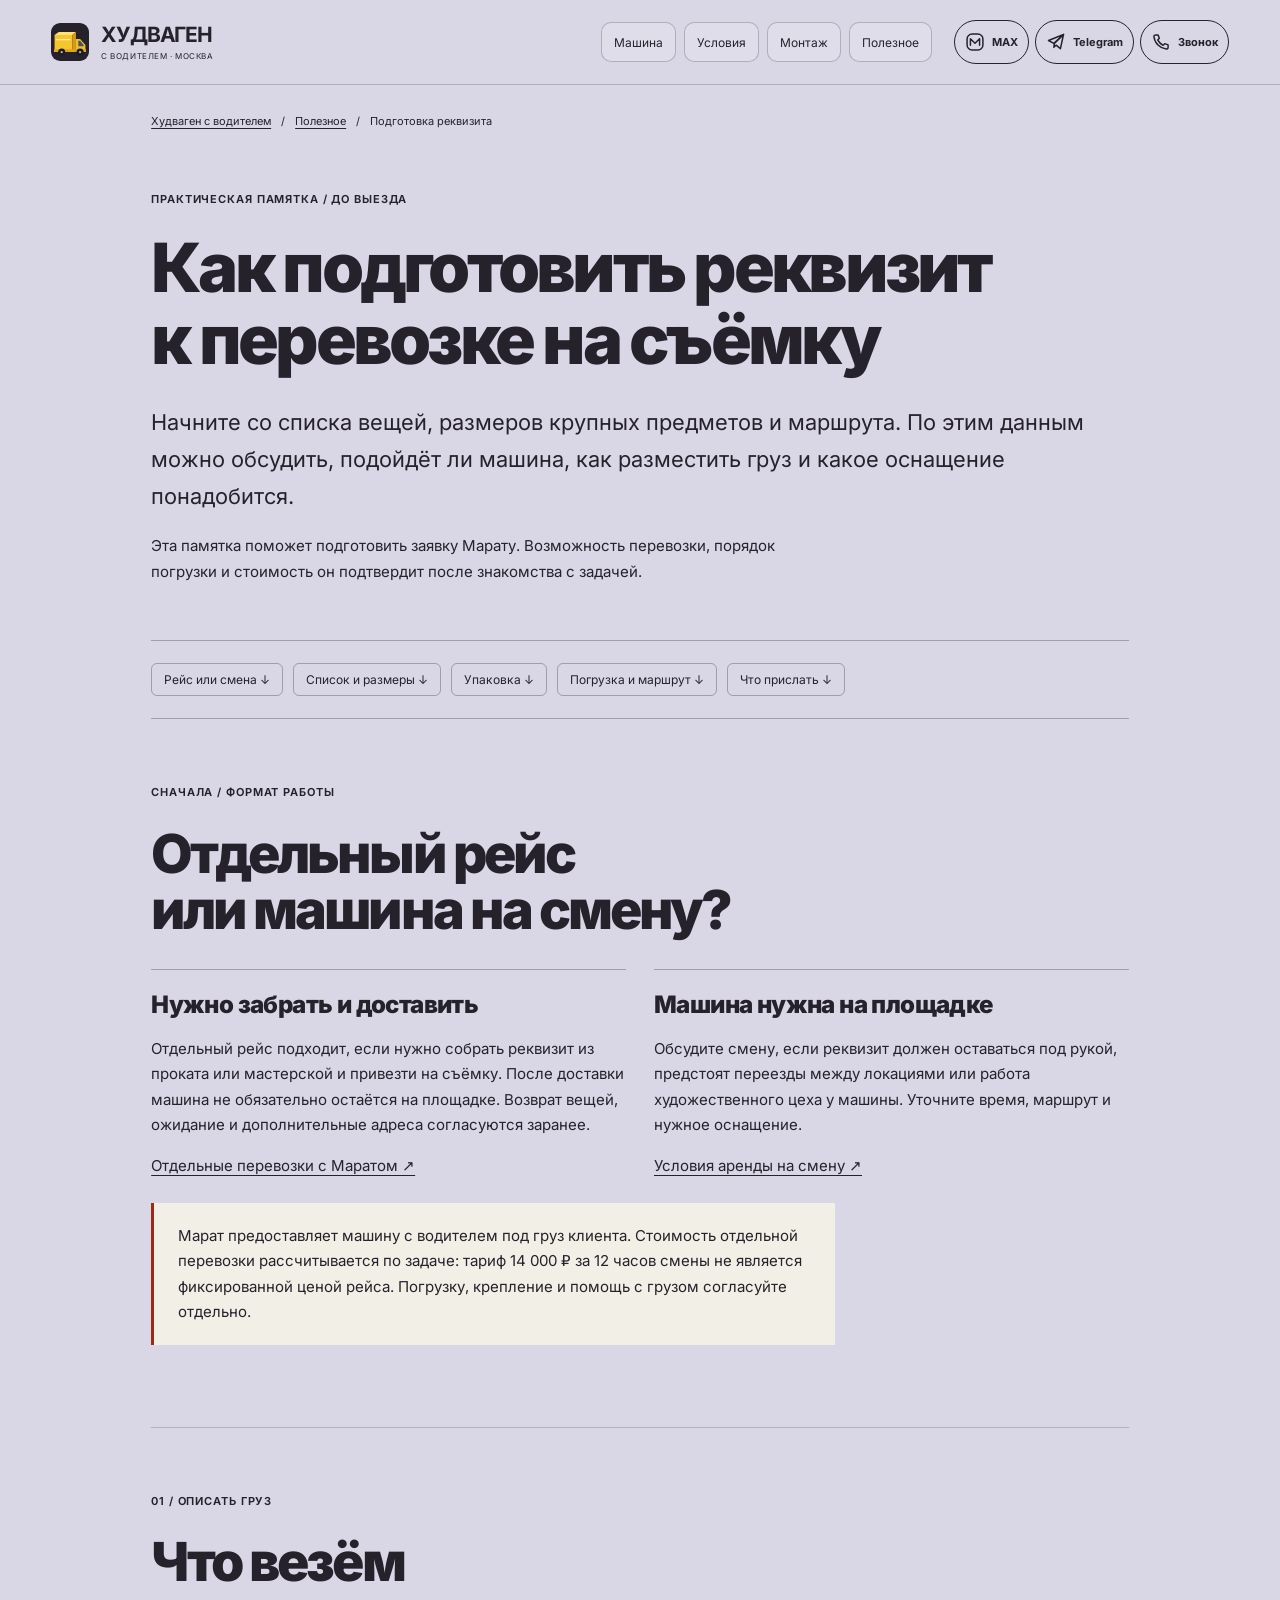
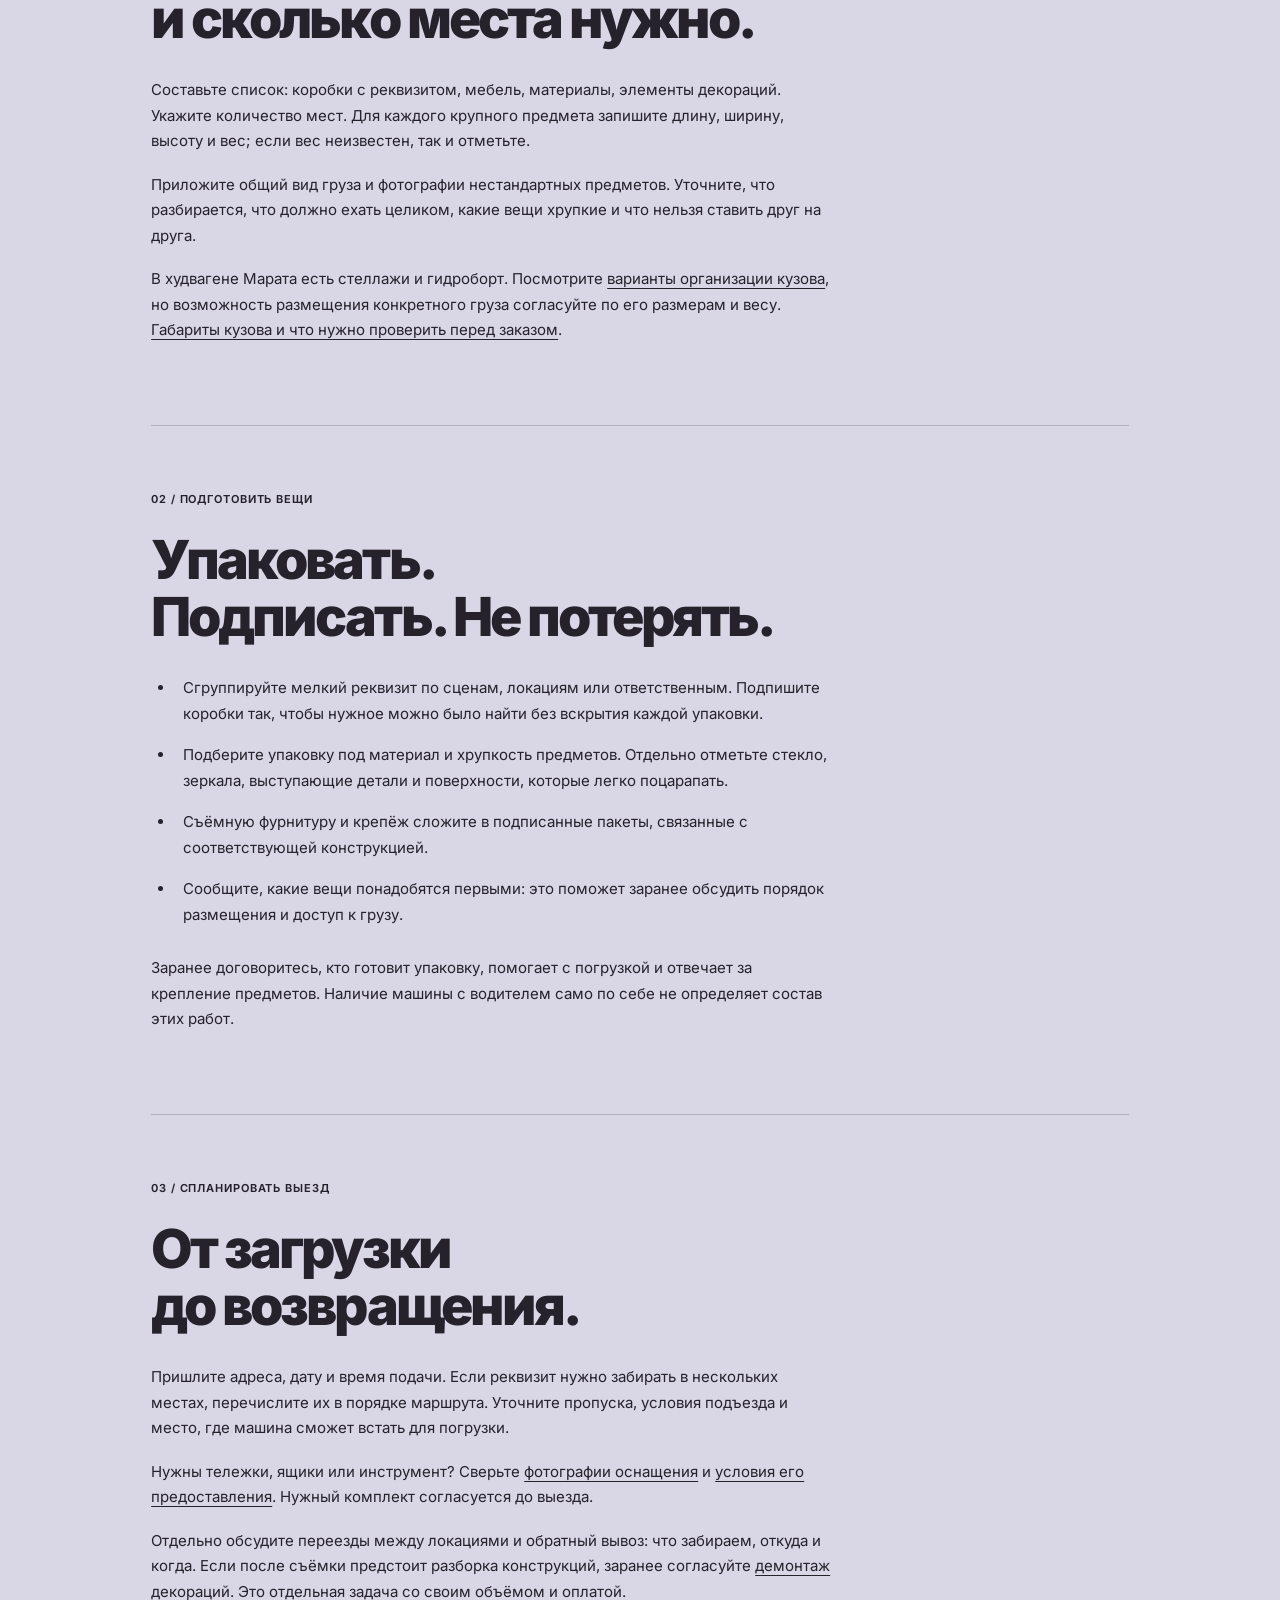
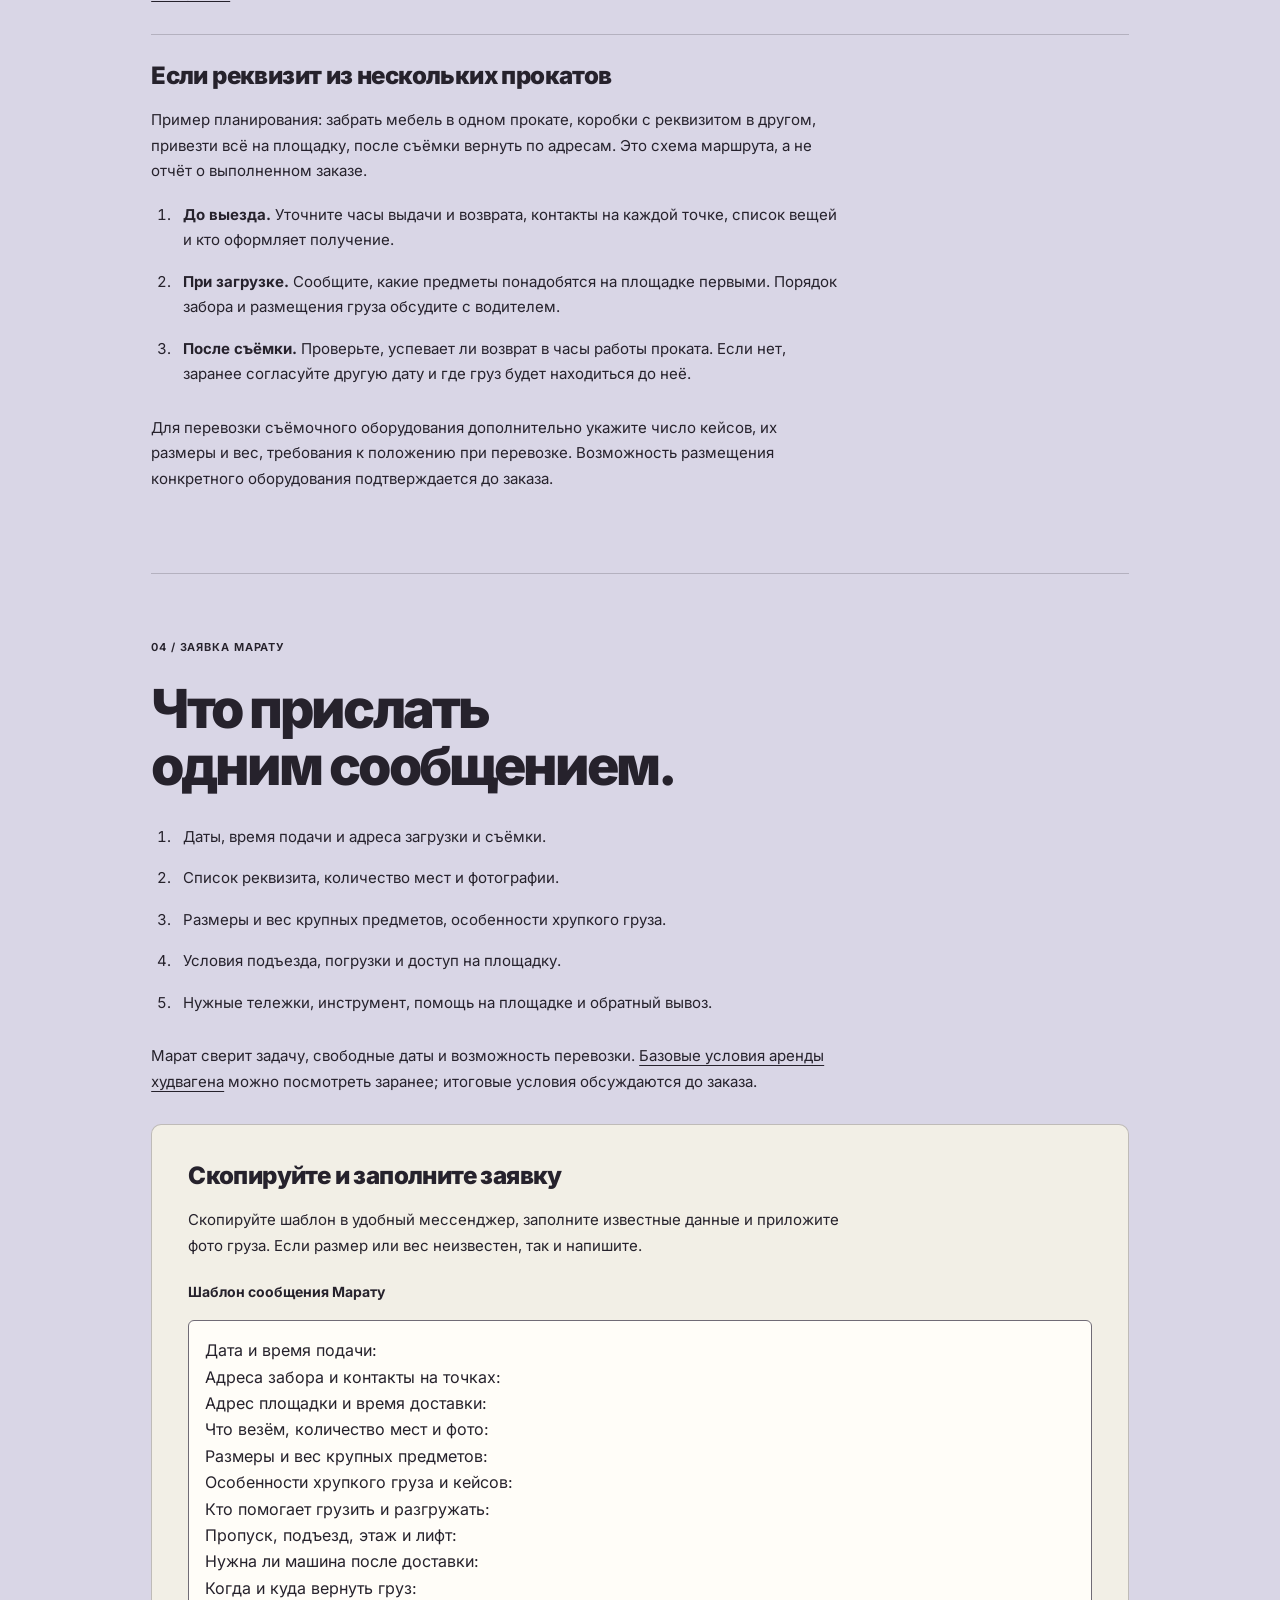
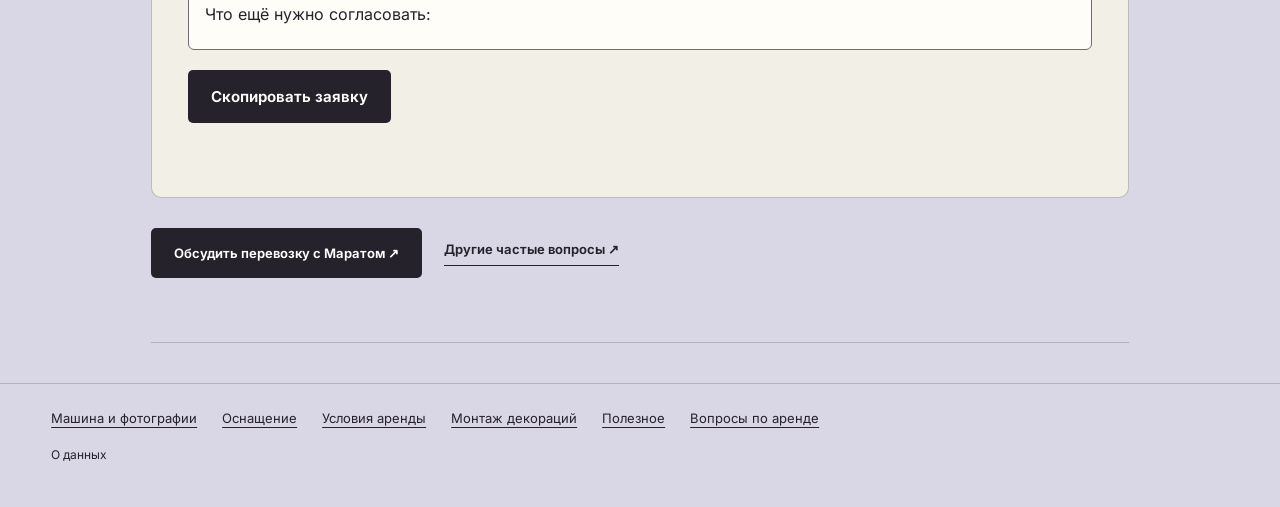
<file: podgotovka-rekvizita/index.html>
<!doctype html>
<html lang="ru">
<head>
<meta charset="utf-8">
<meta name="viewport" content="width=device-width, initial-scale=1">
<meta name="theme-color" content="#d9d6e6">
<meta name="robots" content="index, follow">
<title>Как подготовить реквизит к перевозке на съёмку | Худваген Марата</title>
<meta name="description" content="Как заказать перевозку реквизита на съёмку: отдельный рейс или смена, сбор из прокатов, размеры груза, возврат и готовый шаблон заявки водителю.">
<link rel="canonical" href="https://www.hudwagen.ru/podgotovka-rekvizita/">
<meta property="og:type" content="article">
<meta property="og:locale" content="ru_RU">
<meta property="og:title" content="Как подготовить реквизит к перевозке на съёмку | Худваген Марата">
<meta property="og:description" content="Как заказать перевозку реквизита на съёмку: отдельный рейс или смена, сбор из прокатов, размеры груза, возврат и готовый шаблон заявки водителю.">
<meta property="og:url" content="https://www.hudwagen.ru/podgotovka-rekvizita/">
<link rel="icon" href="/site-final/assets/mark.svg?v=truck1" type="image/svg+xml">
<link rel="stylesheet" href="/concepts/shared/experience.css">
<link rel="stylesheet" href="/site-final/content.css?v=anchors20261013">
<link rel="preload" href="/assets/fonts/inter-cyrillic.woff2" as="font" type="font/woff2" crossorigin>
<script type="application/ld+json">{"@context":"https://schema.org","@graph":[{"@type":"Article","@id":"https://www.hudwagen.ru/podgotovka-rekvizita/#content","name":"Как подготовить реквизит к перевозке на съёмку | Худваген Марата","description":"Как заказать перевозку реквизита на съёмку: отдельный рейс или смена, сбор из прокатов, размеры груза, возврат и готовый шаблон заявки водителю.","url":"https://www.hudwagen.ru/podgotovka-rekvizita/","inLanguage":"ru-RU","headline":"Как подготовить реквизит к перевозке на съёмку","mainEntityOfPage":"https://www.hudwagen.ru/podgotovka-rekvizita/","image":"https://www.hudwagen.ru/site-final/assets/hudwagen-cargo-space-1280.webp"},{"@type":"BreadcrumbList","itemListElement":[{"@type":"ListItem","position":1,"name":"Худваген с водителем","item":"https://www.hudwagen.ru/"},{"@type":"ListItem","position":2,"name":"Полезное","item":"https://www.hudwagen.ru/poleznoe/"},{"@type":"ListItem","position":3,"name":"Подготовка реквизита","item":"https://www.hudwagen.ru/podgotovka-rekvizita/"}]}]}</script>
<script src="/site-final/consent-metrika.js?v=20261004-goals" defer></script>
<link rel="stylesheet" href="/site-final/navigation.css?v=useful20261013"><script src="/site-final/navigation.js?v=faq20261013" defer></script><meta property="og:image" content="https://www.hudwagen.ru/site-final/assets/hudwagen-workspace-1280.webp"><link rel="stylesheet" href="/chto-takoe-hudvagen/article.css?v=20261013"><link rel="stylesheet" href="/poleznoe/useful.css?v=20261013"><link rel="stylesheet" href="/podgotovka-rekvizita/request.css?v=20261022"><script src="/podgotovka-rekvizita/request.js?v=20261022" defer></script></head>
<body class="content-site article-site">
<a class="skip" href="#main">К содержанию</a>
<header class="topbar site-topbar" id="top" tabindex="-1"><a class="brand" href="/"><img class="brand-truck" src="/site-final/assets/mark.svg" alt="" width="38" height="38"><span><b>ХУДВАГЕН</b><small>С ВОДИТЕЛЕМ · МОСКВА</small></span></a><nav class="top-links" aria-label="Разделы сайта"><a href="/#real">Машина</a><a href="/#terms">Условия</a><a href="/montazh-dekoracij/">Монтаж</a><a href="/poleznoe/">Полезное</a></nav><div class="header-contacts" role="group" aria-label="Связаться с Маратом"><a class="header-contact" href="https://max.ru/u/f9LHodD0cOJyWwkVK0IOzBzi9cnYJhqR4KUHkZVEpKO9ZInxwAOQDD3dlvk" target="_blank" rel="noopener noreferrer" aria-label="Написать Марату в MAX"><svg viewBox="0 0 24 24" fill="none" stroke="currentColor" stroke-width="1.8" stroke-linecap="round" stroke-linejoin="round" aria-hidden="true"><rect x="2.5" y="2.5" width="19" height="19" rx="6"/><path d="M6.5 16V8l5.5 5.5L17.5 8v8"/></svg><span class="contact-word">MAX</span></a><a class="header-contact" href="https://t.me/+79636981001" target="_blank" rel="noopener noreferrer" aria-label="Написать Марату в Telegram"><svg viewBox="0 0 24 24" fill="none" stroke="currentColor" stroke-width="1.8" stroke-linecap="round" stroke-linejoin="round" aria-hidden="true"><path d="m21 3-3.7 17-5.2-4.2-2.7 2.6.6-4.7L21 3Z"/><path d="M21 3 3 10.2l6.4 3.5L21 3Z"/></svg><span class="contact-word">Telegram</span></a><a class="header-contact" href="tel:+79636981001" aria-label="Позвонить Марату: +7 963 698-10-01"><svg viewBox="0 0 24 24" fill="none" stroke="currentColor" stroke-width="1.8" stroke-linecap="round" stroke-linejoin="round" aria-hidden="true"><path d="M5.5 3.5h3l1.5 4-2 2a15 15 0 0 0 6.5 6.5l2-2 4 1.5v3a2 2 0 0 1-2.2 2A17 17 0 0 1 3.5 5.7 2 2 0 0 1 5.5 3.5Z"/></svg><span class="contact-word">Звонок</span></a></div></header>
<main id="main" class="content-main">
<nav class="breadcrumbs" aria-label="Хлебные крошки"><a href="/">Худваген с водителем</a><span aria-hidden="true">/</span><a href="/poleznoe/">Полезное</a><span aria-hidden="true">/</span><span aria-current="page">Подготовка реквизита</span></nav>
<article><header class="article-hero"><p class="eyebrow">ПРАКТИЧЕСКАЯ ПАМЯТКА / ДО ВЫЕЗДА</p><h1>Как подготовить реквизит<br>к перевозке на съёмку</h1><p class="content-lead">Начните со списка вещей, размеров крупных предметов и маршрута. По этим данным можно обсудить, подойдёт ли машина, как разместить груз и какое оснащение понадобится.</p><p>Эта памятка поможет подготовить заявку Марату. Возможность перевозки, порядок погрузки и стоимость он подтвердит после знакомства с задачей.</p></header>
<nav class="content-toc" aria-label="В статье"><a href="#format">Рейс или смена ↓</a><a href="#cargo">Список и размеры ↓</a><a href="#packing">Упаковка ↓</a><a href="#route">Погрузка и маршрут ↓</a><a href="#message">Что прислать ↓</a></nav>
<section class="content-section" id="format"><p class="eyebrow">СНАЧАЛА / ФОРМАТ РАБОТЫ</p><h2>Отдельный рейс<br>или машина на смену?</h2><div class="transport-options"><div><h3>Нужно забрать и доставить</h3><p>Отдельный рейс подходит, если нужно собрать реквизит из проката или мастерской и привезти на съёмку. После доставки машина не обязательно остаётся на площадке. Возврат вещей, ожидание и дополнительные адреса согласуются заранее.</p><a href="/#transport">Отдельные перевозки с Маратом ↗</a></div><div><h3>Машина нужна на площадке</h3><p>Обсудите смену, если реквизит должен оставаться под рукой, предстоят переезды между локациями или работа художественного цеха у машины. Уточните время, маршрут и нужное оснащение.</p><a href="/#terms">Условия аренды на смену ↗</a></div></div><p class="article-note">Марат предоставляет машину с водителем под груз клиента. Стоимость отдельной перевозки рассчитывается по задаче: тариф 14 000 ₽ за 12 часов смены не является фиксированной ценой рейса. Погрузку, крепление и помощь с грузом согласуйте отдельно.</p></section>
<section class="content-section" id="cargo"><p class="eyebrow">01 / ОПИСАТЬ ГРУЗ</p><h2>Что везём<br>и сколько места нужно.</h2><p>Составьте список: коробки с реквизитом, мебель, материалы, элементы декораций. Укажите количество мест. Для каждого крупного предмета запишите длину, ширину, высоту и вес; если вес неизвестен, так и отметьте.</p><p>Приложите общий вид груза и фотографии нестандартных предметов. Уточните, что разбирается, что должно ехать целиком, какие вещи хрупкие и что нельзя ставить друг на друга.</p><p>В худвагене Марата есть стеллажи и гидроборт. Посмотрите <a href="/#configuration">варианты организации кузова</a>, но возможность размещения конкретного груза согласуйте по его размерам и весу. <a href="/#dimensions">Габариты кузова и что нужно проверить перед заказом</a>.</p></section>
<section class="content-section" id="packing"><p class="eyebrow">02 / ПОДГОТОВИТЬ ВЕЩИ</p><h2>Упаковать.<br>Подписать. Не потерять.</h2><ul class="article-checklist"><li>Сгруппируйте мелкий реквизит по сценам, локациям или ответственным. Подпишите коробки так, чтобы нужное можно было найти без вскрытия каждой упаковки.</li><li>Подберите упаковку под материал и хрупкость предметов. Отдельно отметьте стекло, зеркала, выступающие детали и поверхности, которые легко поцарапать.</li><li>Съёмную фурнитуру и крепёж сложите в подписанные пакеты, связанные с соответствующей конструкцией.</li><li>Сообщите, какие вещи понадобятся первыми: это поможет заранее обсудить порядок размещения и доступ к грузу.</li></ul><p>Заранее договоритесь, кто готовит упаковку, помогает с погрузкой и отвечает за крепление предметов. Наличие машины с водителем само по себе не определяет состав этих работ.</p></section>
<section class="content-section" id="route"><p class="eyebrow">03 / СПЛАНИРОВАТЬ ВЫЕЗД</p><h2>От загрузки<br>до возвращения.</h2><p>Пришлите адреса, дату и время подачи. Если реквизит нужно забирать в нескольких местах, перечислите их в порядке маршрута. Уточните пропуска, условия подъезда и место, где машина сможет встать для погрузки.</p><p>Нужны тележки, ящики или инструмент? Сверьте <a href="/#equipment">фотографии оснащения</a> и <a href="/#equipment-included">условия его предоставления</a>. Нужный комплект согласуется до выезда.</p><p>Отдельно обсудите переезды между локациями и обратный вывоз: что забираем, откуда и когда. Если после съёмки предстоит разборка конструкций, заранее согласуйте <a href="/montazh-dekoracij/#demount">демонтаж декораций</a>. Это отдельная задача со своим объёмом и оплатой.</p><div class="route-example"><h3>Если реквизит из нескольких прокатов</h3><p>Пример планирования: забрать мебель в одном прокате, коробки с реквизитом в другом, привезти всё на площадку, после съёмки вернуть по адресам. Это схема маршрута, а не отчёт о выполненном заказе.</p><ol class="article-checklist"><li><strong>До выезда.</strong> Уточните часы выдачи и возврата, контакты на каждой точке, список вещей и кто оформляет получение.</li><li><strong>При загрузке.</strong> Сообщите, какие предметы понадобятся на площадке первыми. Порядок забора и размещения груза обсудите с водителем.</li><li><strong>После съёмки.</strong> Проверьте, успевает ли возврат в часы работы проката. Если нет, заранее согласуйте другую дату и где груз будет находиться до неё.</li></ol><p>Для перевозки съёмочного оборудования дополнительно укажите число кейсов, их размеры и вес, требования к положению при перевозке. Возможность размещения конкретного оборудования подтверждается до заказа.</p></div></section>
<section class="content-section" id="message"><p class="eyebrow">04 / ЗАЯВКА МАРАТУ</p><h2>Что прислать<br>одним сообщением.</h2><ol class="article-checklist"><li>Даты, время подачи и адреса загрузки и съёмки.</li><li>Список реквизита, количество мест и фотографии.</li><li>Размеры и вес крупных предметов, особенности хрупкого груза.</li><li>Условия подъезда, погрузки и доступ на площадку.</li><li>Нужные тележки, инструмент, помощь на площадке и обратный вывоз.</li></ol><p>Марат сверит задачу, свободные даты и возможность перевозки. <a href="/#terms">Базовые условия аренды худвагена</a> можно посмотреть заранее; итоговые условия обсуждаются до заказа.</p><div class="request-card"><h3>Скопируйте и заполните заявку</h3><p id="transport-request-help">Скопируйте шаблон в удобный мессенджер, заполните известные данные и приложите фото груза. Если размер или вес неизвестен, так и напишите.</p><p id="transport-request-label"><strong>Шаблон сообщения Марату</strong></p><pre id="transport-request" tabindex="0" aria-labelledby="transport-request-label" aria-describedby="transport-request-help">Дата и время подачи:
Адреса забора и контакты на точках:
Адрес площадки и время доставки:
Что везём, количество мест и фото:
Размеры и вес крупных предметов:
Особенности хрупкого груза и кейсов:
Кто помогает грузить и разгружать:
Пропуск, подъезд, этаж и лифт:
Нужна ли машина после доставки:
Когда и куда вернуть груз:
Что ещё нужно согласовать:</pre><button class="btn" type="button" id="copy-transport-request" hidden>Скопировать заявку</button><p class="copy-status" id="transport-copy-status" role="status" aria-live="polite"></p><noscript><p>Выделите текст шаблона и скопируйте его вручную.</p></noscript></div><div class="content-actions"><a class="btn" href="/#contact">Обсудить перевозку с Маратом ↗</a><a class="text-link" href="/poleznoe/#questions">Другие частые вопросы ↗</a></div></section>
</article></main><footer class="content-footer"><nav class="site-directory" aria-label="Навигация внизу страницы"><a href="/#real">Машина и фотографии</a><a href="/#equipment">Оснащение</a><a href="/#terms">Условия аренды</a><a href="/montazh-dekoracij/">Монтаж декораций</a><a href="/poleznoe/">Полезное</a><a href="/#questions">Вопросы по аренде</a></nav><a href="/site-final/privacy.html">О данных</a></footer>
<a class="back-to-top" href="#top" aria-label="Наверх, к разделам сайта" hidden><span aria-hidden="true">↑</span> Наверх</a></body>
</html>
</file>
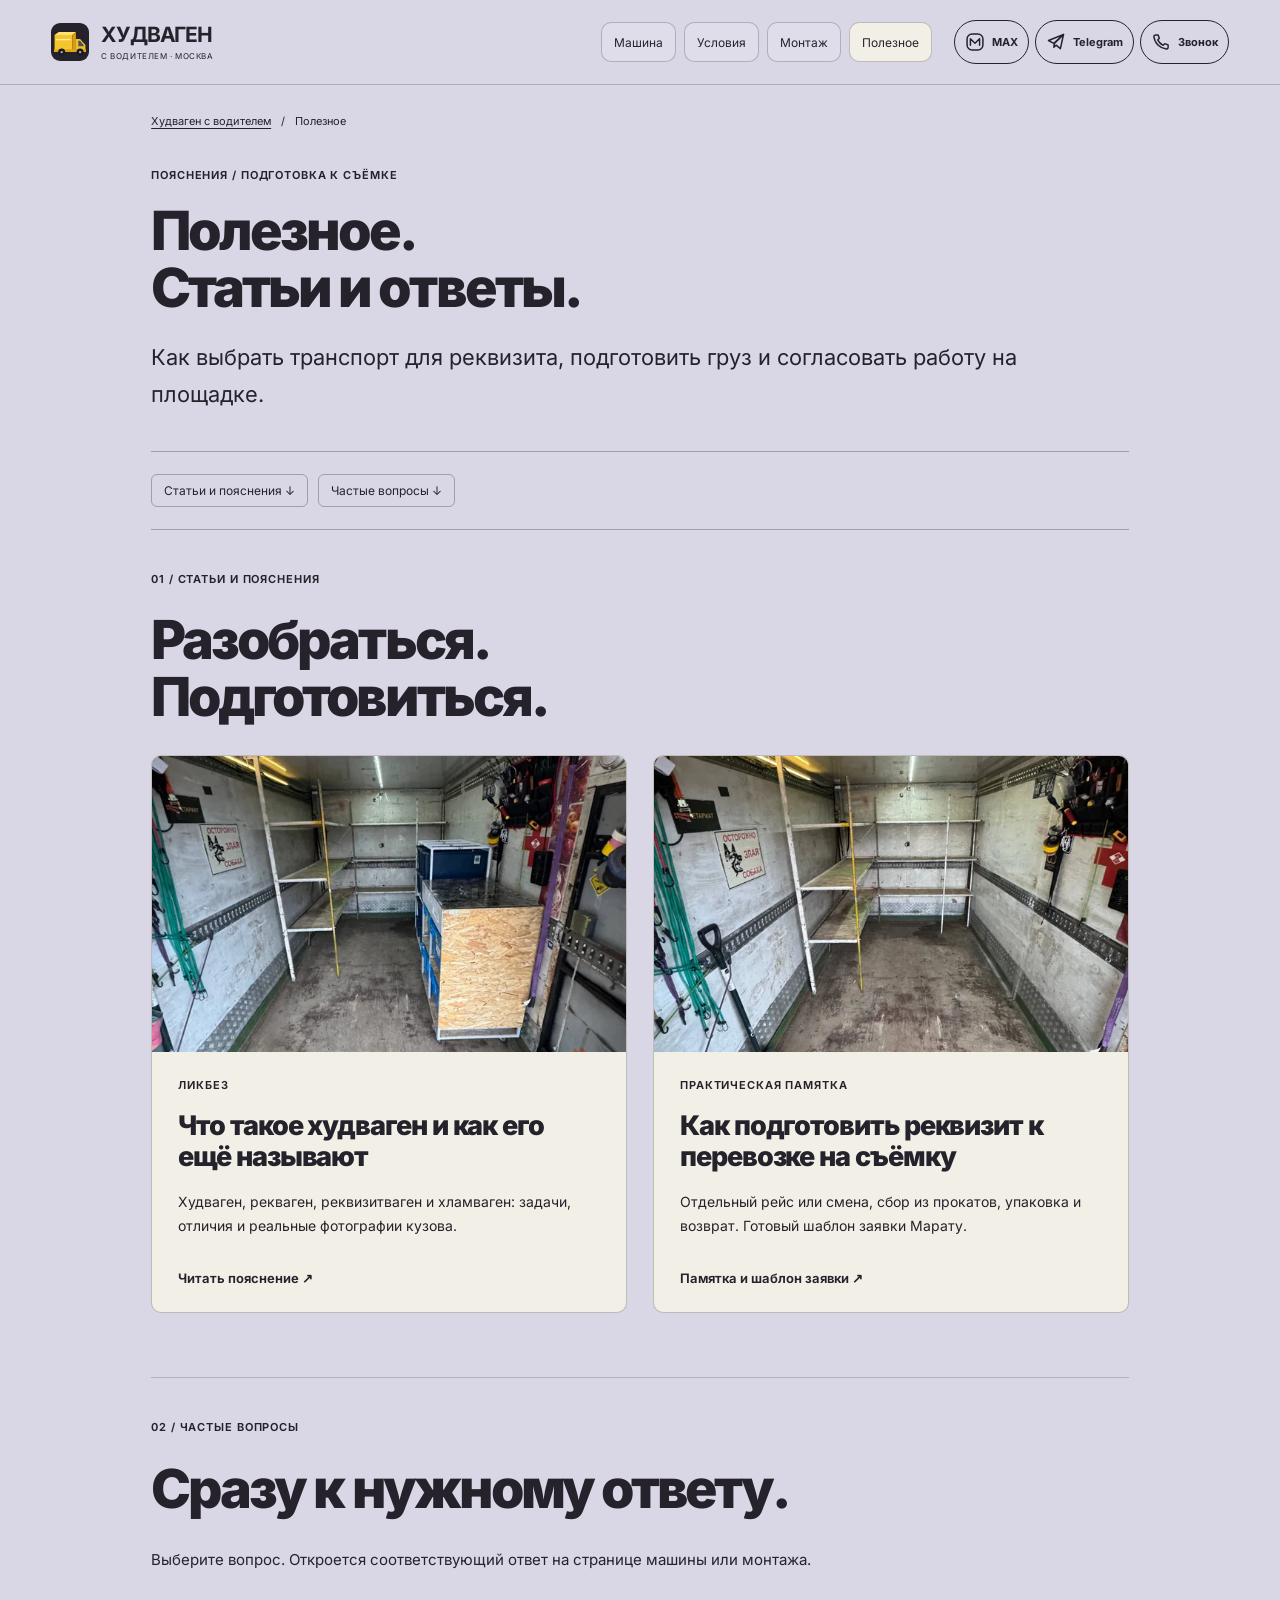
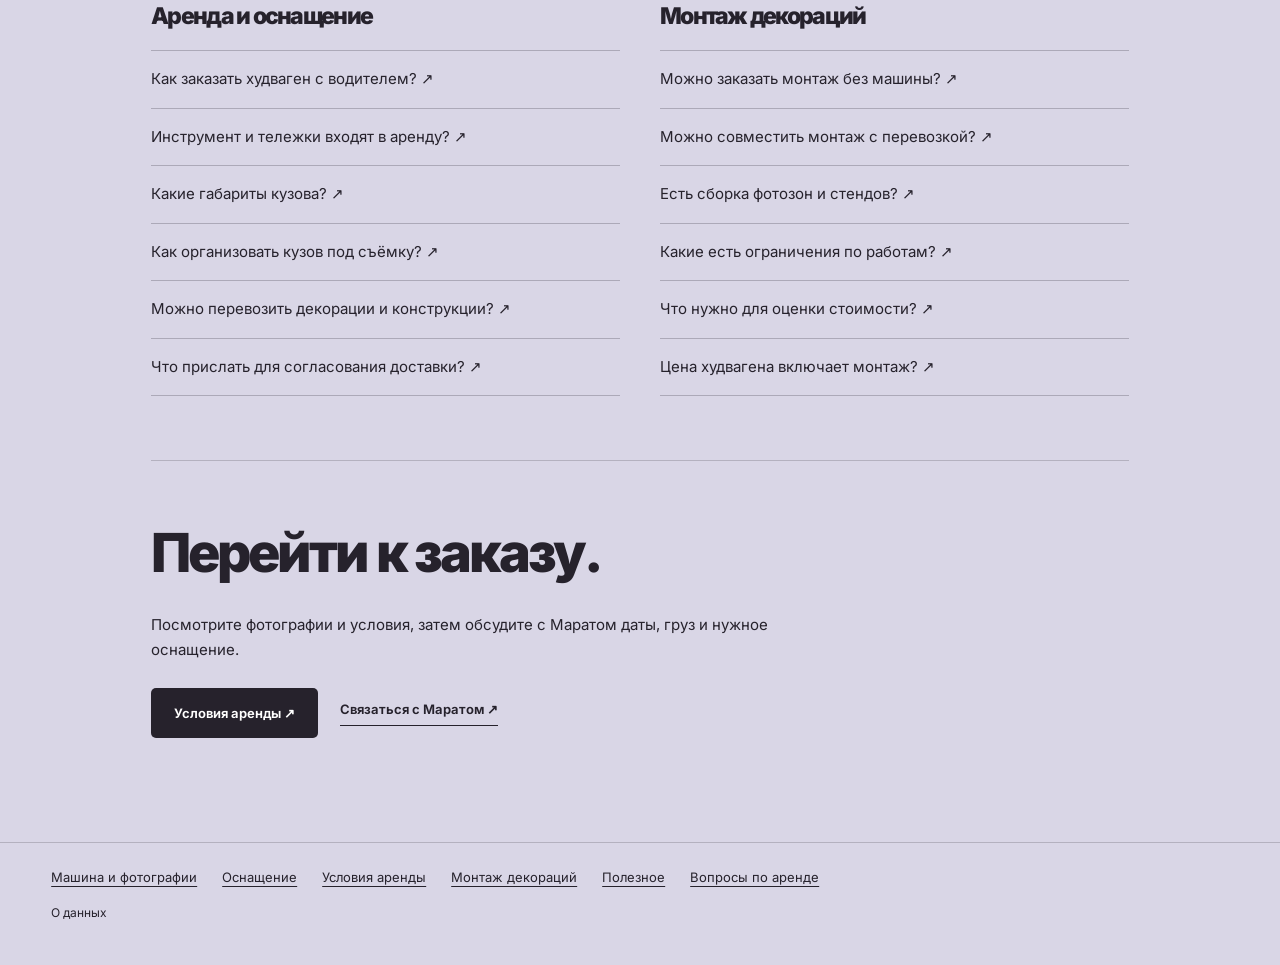
<file: poleznoe/index.html>
<!doctype html>
<html lang="ru">
<head>
<meta charset="utf-8">
<meta name="viewport" content="width=device-width, initial-scale=1">
<meta name="theme-color" content="#d9d6e6">
<meta name="robots" content="index, follow">
<title>Полезное: статьи и вопросы о худвагене и монтаже</title>
<meta name="description" content="Что такое худваген, как подготовить реквизит к перевозке и что уточнить перед заказом. Статьи и переходы к ответам об аренде машины и монтаже декораций.">
<link rel="canonical" href="https://www.hudwagen.ru/poleznoe/">
<meta property="og:type" content="website">
<meta property="og:locale" content="ru_RU">
<meta property="og:title" content="Полезное: статьи и вопросы о худвагене и монтаже">
<meta property="og:description" content="Что такое худваген, как подготовить реквизит к перевозке и что уточнить перед заказом. Статьи и переходы к ответам об аренде машины и монтаже декораций.">
<meta property="og:url" content="https://www.hudwagen.ru/poleznoe/">
<link rel="icon" href="/site-final/assets/mark.svg?v=truck1" type="image/svg+xml">
<link rel="stylesheet" href="/concepts/shared/experience.css">
<link rel="stylesheet" href="/site-final/content.css?v=anchors20261013">
<link rel="preload" href="/assets/fonts/inter-cyrillic.woff2" as="font" type="font/woff2" crossorigin>
<script type="application/ld+json">{"@context":"https://schema.org","@graph":[{"@type":"CollectionPage","@id":"https://www.hudwagen.ru/poleznoe/#content","name":"Полезное: статьи и вопросы о худвагене и монтаже","description":"Что такое худваген, как подготовить реквизит к перевозке и что уточнить перед заказом. Статьи и переходы к ответам об аренде машины и монтаже декораций.","url":"https://www.hudwagen.ru/poleznoe/","inLanguage":"ru-RU"},{"@type":"BreadcrumbList","itemListElement":[{"@type":"ListItem","position":1,"name":"Худваген с водителем","item":"https://www.hudwagen.ru/"},{"@type":"ListItem","position":2,"name":"Полезное","item":"https://www.hudwagen.ru/poleznoe/"}]}]}</script>
<script src="/site-final/consent-metrika.js?v=20261004-goals" defer></script>
<link rel="stylesheet" href="/site-final/navigation.css?v=useful20261013"><script src="/site-final/navigation.js?v=faq20261013" defer></script><meta property="og:image" content="https://www.hudwagen.ru/site-final/assets/hudwagen-workspace-1280.webp"><link rel="stylesheet" href="/chto-takoe-hudvagen/article.css?v=20261013"><link rel="stylesheet" href="/poleznoe/useful.css?v=20261013"></head>
<body class="content-site article-site useful-hub">
<a class="skip" href="#main">К содержанию</a>
<header class="topbar site-topbar" id="top" tabindex="-1"><a class="brand" href="/"><img class="brand-truck" src="/site-final/assets/mark.svg" alt="" width="38" height="38"><span><b>ХУДВАГЕН</b><small>С ВОДИТЕЛЕМ · МОСКВА</small></span></a><nav class="top-links" aria-label="Разделы сайта"><a href="/#real">Машина</a><a href="/#terms">Условия</a><a href="/montazh-dekoracij/">Монтаж</a><a href="/poleznoe/" aria-current="page">Полезное</a></nav><div class="header-contacts" role="group" aria-label="Связаться с Маратом"><a class="header-contact" href="https://max.ru/u/f9LHodD0cOJyWwkVK0IOzBzi9cnYJhqR4KUHkZVEpKO9ZInxwAOQDD3dlvk" target="_blank" rel="noopener noreferrer" aria-label="Написать Марату в MAX"><svg viewBox="0 0 24 24" fill="none" stroke="currentColor" stroke-width="1.8" stroke-linecap="round" stroke-linejoin="round" aria-hidden="true"><rect x="2.5" y="2.5" width="19" height="19" rx="6"/><path d="M6.5 16V8l5.5 5.5L17.5 8v8"/></svg><span class="contact-word">MAX</span></a><a class="header-contact" href="https://t.me/+79636981001" target="_blank" rel="noopener noreferrer" aria-label="Написать Марату в Telegram"><svg viewBox="0 0 24 24" fill="none" stroke="currentColor" stroke-width="1.8" stroke-linecap="round" stroke-linejoin="round" aria-hidden="true"><path d="m21 3-3.7 17-5.2-4.2-2.7 2.6.6-4.7L21 3Z"/><path d="M21 3 3 10.2l6.4 3.5L21 3Z"/></svg><span class="contact-word">Telegram</span></a><a class="header-contact" href="tel:+79636981001" aria-label="Позвонить Марату: +7 963 698-10-01"><svg viewBox="0 0 24 24" fill="none" stroke="currentColor" stroke-width="1.8" stroke-linecap="round" stroke-linejoin="round" aria-hidden="true"><path d="M5.5 3.5h3l1.5 4-2 2a15 15 0 0 0 6.5 6.5l2-2 4 1.5v3a2 2 0 0 1-2.2 2A17 17 0 0 1 3.5 5.7 2 2 0 0 1 5.5 3.5Z"/></svg><span class="contact-word">Звонок</span></a></div></header>
<main id="main" class="content-main">
<nav class="breadcrumbs" aria-label="Хлебные крошки"><a href="/">Худваген с водителем</a><span aria-hidden="true">/</span><span aria-current="page">Полезное</span></nav>
<header class="article-hero"><p class="eyebrow">ПОЯСНЕНИЯ / ПОДГОТОВКА К СЪЁМКЕ</p><h1>Полезное.<br>Статьи и ответы.</h1><p class="content-lead">Как выбрать транспорт для реквизита, подготовить груз и согласовать работу на площадке.</p></header>
<nav class="content-toc" aria-label="На этой странице"><a href="#articles">Статьи и пояснения ↓</a><a href="#questions">Частые вопросы ↓</a></nav>
<section class="content-section" id="articles"><p class="eyebrow">01 / СТАТЬИ И ПОЯСНЕНИЯ</p><h2>Разобраться.<br>Подготовиться.</h2>
<div class="reading-grid">
<a class="reading-card" href="/chto-takoe-hudvagen/"><img src="/site-final/assets/hudwagen-workspace-640.webp" width="640" height="853" alt="Рабочее пространство худвагена Марата" loading="lazy" decoding="async"><div><span class="eyebrow">ЛИКБЕЗ</span><h3>Что такое худваген и как его ещё называют</h3><p>Худваген, рекваген, реквизитваген и хламваген: задачи, отличия и реальные фотографии кузова.</p><span class="reading-more">Читать пояснение ↗</span></div></a>
<a class="reading-card" href="/podgotovka-rekvizita/"><img src="/site-final/assets/hudwagen-cargo-space-640.webp" width="640" height="853" alt="Кузов со стеллажами и пространством для груза" loading="lazy" decoding="async"><div><span class="eyebrow">ПРАКТИЧЕСКАЯ ПАМЯТКА</span><h3>Как подготовить реквизит к перевозке на съёмку</h3><p>Отдельный рейс или смена, сбор из прокатов, упаковка и возврат. Готовый шаблон заявки Марату.</p><span class="reading-more">Памятка и шаблон заявки ↗</span></div></a>
</div></section>
<section class="content-section" id="questions"><p class="eyebrow">02 / ЧАСТЫЕ ВОПРОСЫ</p><h2>Сразу к нужному ответу.</h2><p>Выберите вопрос. Откроется соответствующий ответ на странице машины или монтажа.</p>
<div class="question-groups"><div><h3>Аренда и оснащение</h3><ul class="question-links">
<li><a href="/#booking">Как заказать худваген с водителем? ↗</a></li>
<li><a href="/#equipment-included">Инструмент и тележки входят в аренду? ↗</a></li>
<li><a href="/#dimensions">Какие габариты кузова? ↗</a></li>
<li><a href="/#layout-question">Как организовать кузов под съёмку? ↗</a></li>
<li><a href="/#sets-delivery">Можно перевозить декорации и конструкции? ↗</a></li>
<li><a href="/#route-brief">Что прислать для согласования доставки? ↗</a></li>
</ul></div><div><h3>Монтаж декораций</h3><ul class="question-links">
<li><a href="/montazh-dekoracij/#without-van">Можно заказать монтаж без машины? ↗</a></li>
<li><a href="/montazh-dekoracij/#with-van">Можно совместить монтаж с перевозкой? ↗</a></li>
<li><a href="/montazh-dekoracij/#photozone">Есть сборка фотозон и стендов? ↗</a></li>
<li><a href="/montazh-dekoracij/#limits">Какие есть ограничения по работам? ↗</a></li>
<li><a href="/montazh-dekoracij/#estimate">Что нужно для оценки стоимости? ↗</a></li>
<li><a href="/montazh-dekoracij/#price">Цена худвагена включает монтаж? ↗</a></li>
</ul></div></div></section>
<section class="content-section content-contact"><h2>Перейти к заказу.</h2><p>Посмотрите фотографии и условия, затем обсудите с Маратом даты, груз и нужное оснащение.</p><div class="content-actions"><a class="btn" href="/#terms">Условия аренды ↗</a><a class="text-link" href="/#contact">Связаться с Маратом ↗</a></div></section>
</main><footer class="content-footer"><nav class="site-directory" aria-label="Навигация внизу страницы"><a href="/#real">Машина и фотографии</a><a href="/#equipment">Оснащение</a><a href="/#terms">Условия аренды</a><a href="/montazh-dekoracij/">Монтаж декораций</a><a href="/poleznoe/">Полезное</a><a href="/#questions">Вопросы по аренде</a></nav><a href="/site-final/privacy.html">О данных</a></footer>
<a class="back-to-top" href="#top" aria-label="Наверх, к разделам сайта" hidden><span aria-hidden="true">↑</span> Наверх</a></body>
</html>
</file>
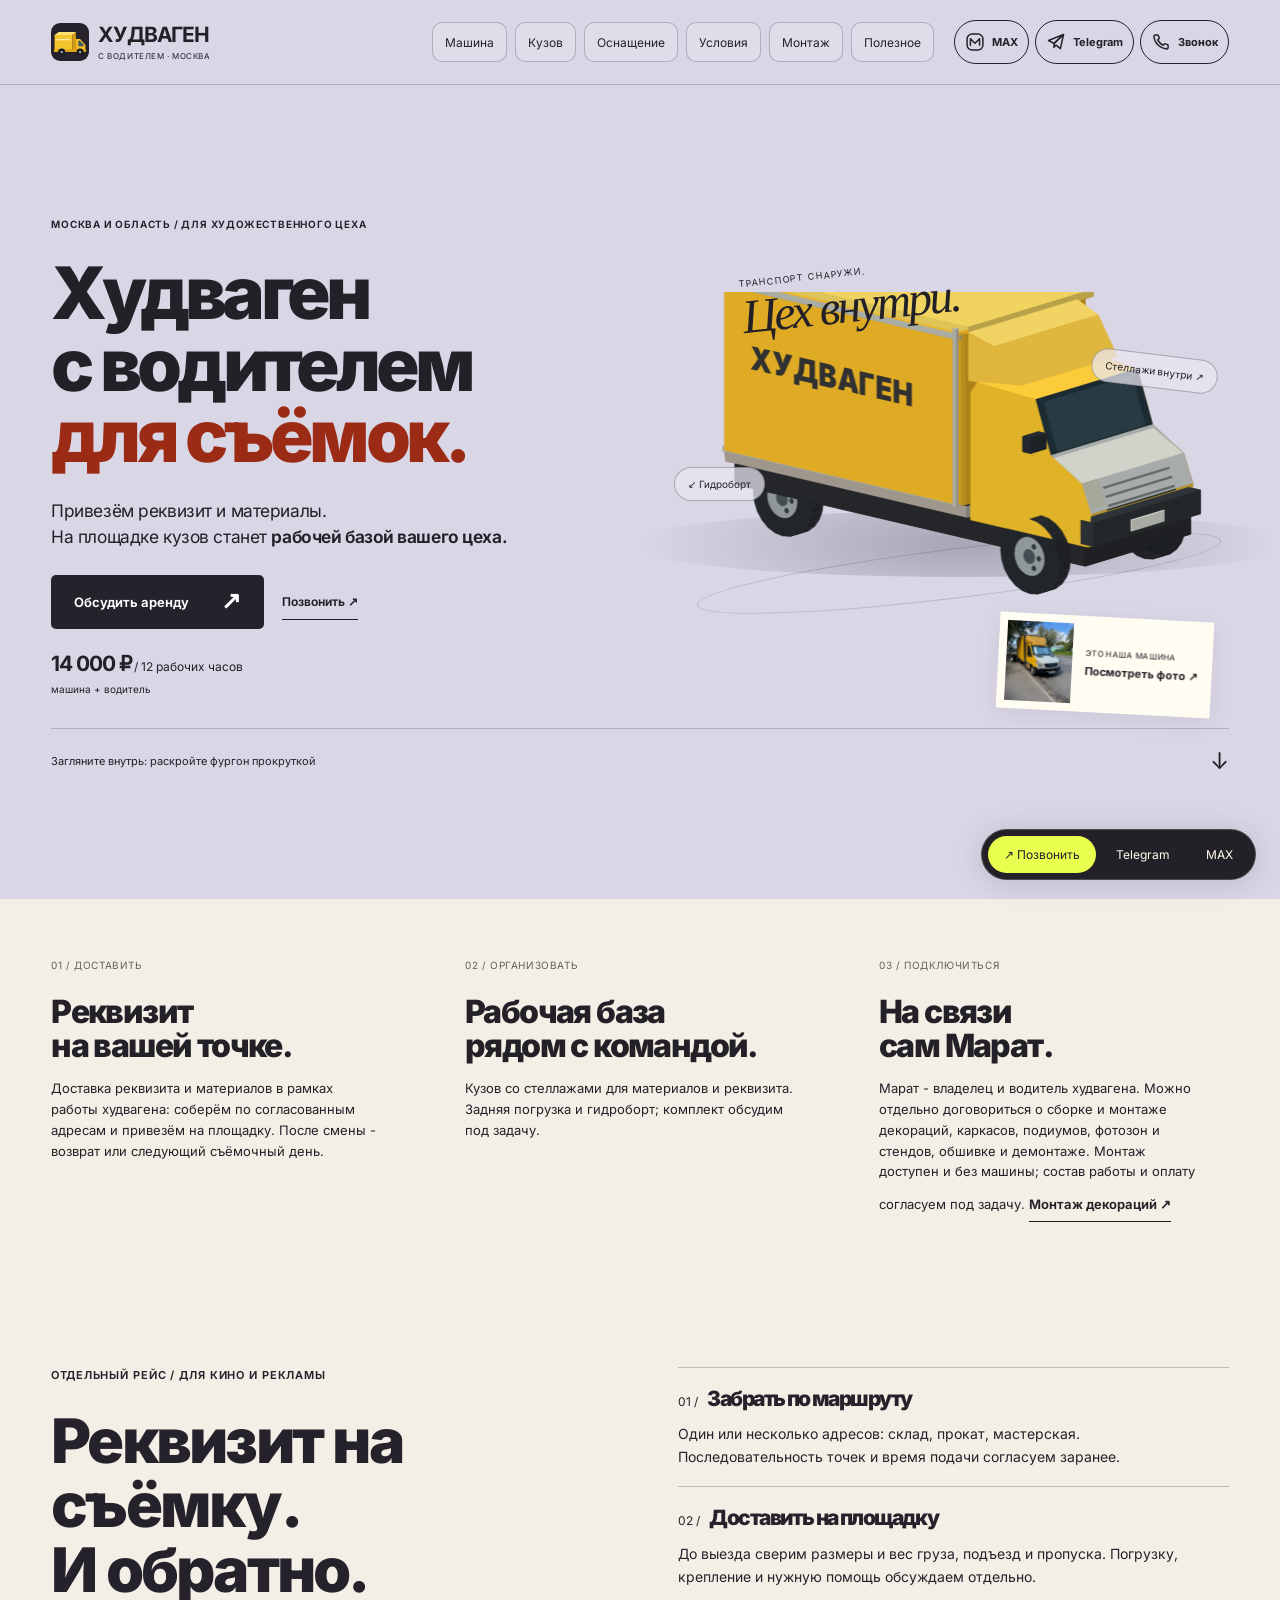
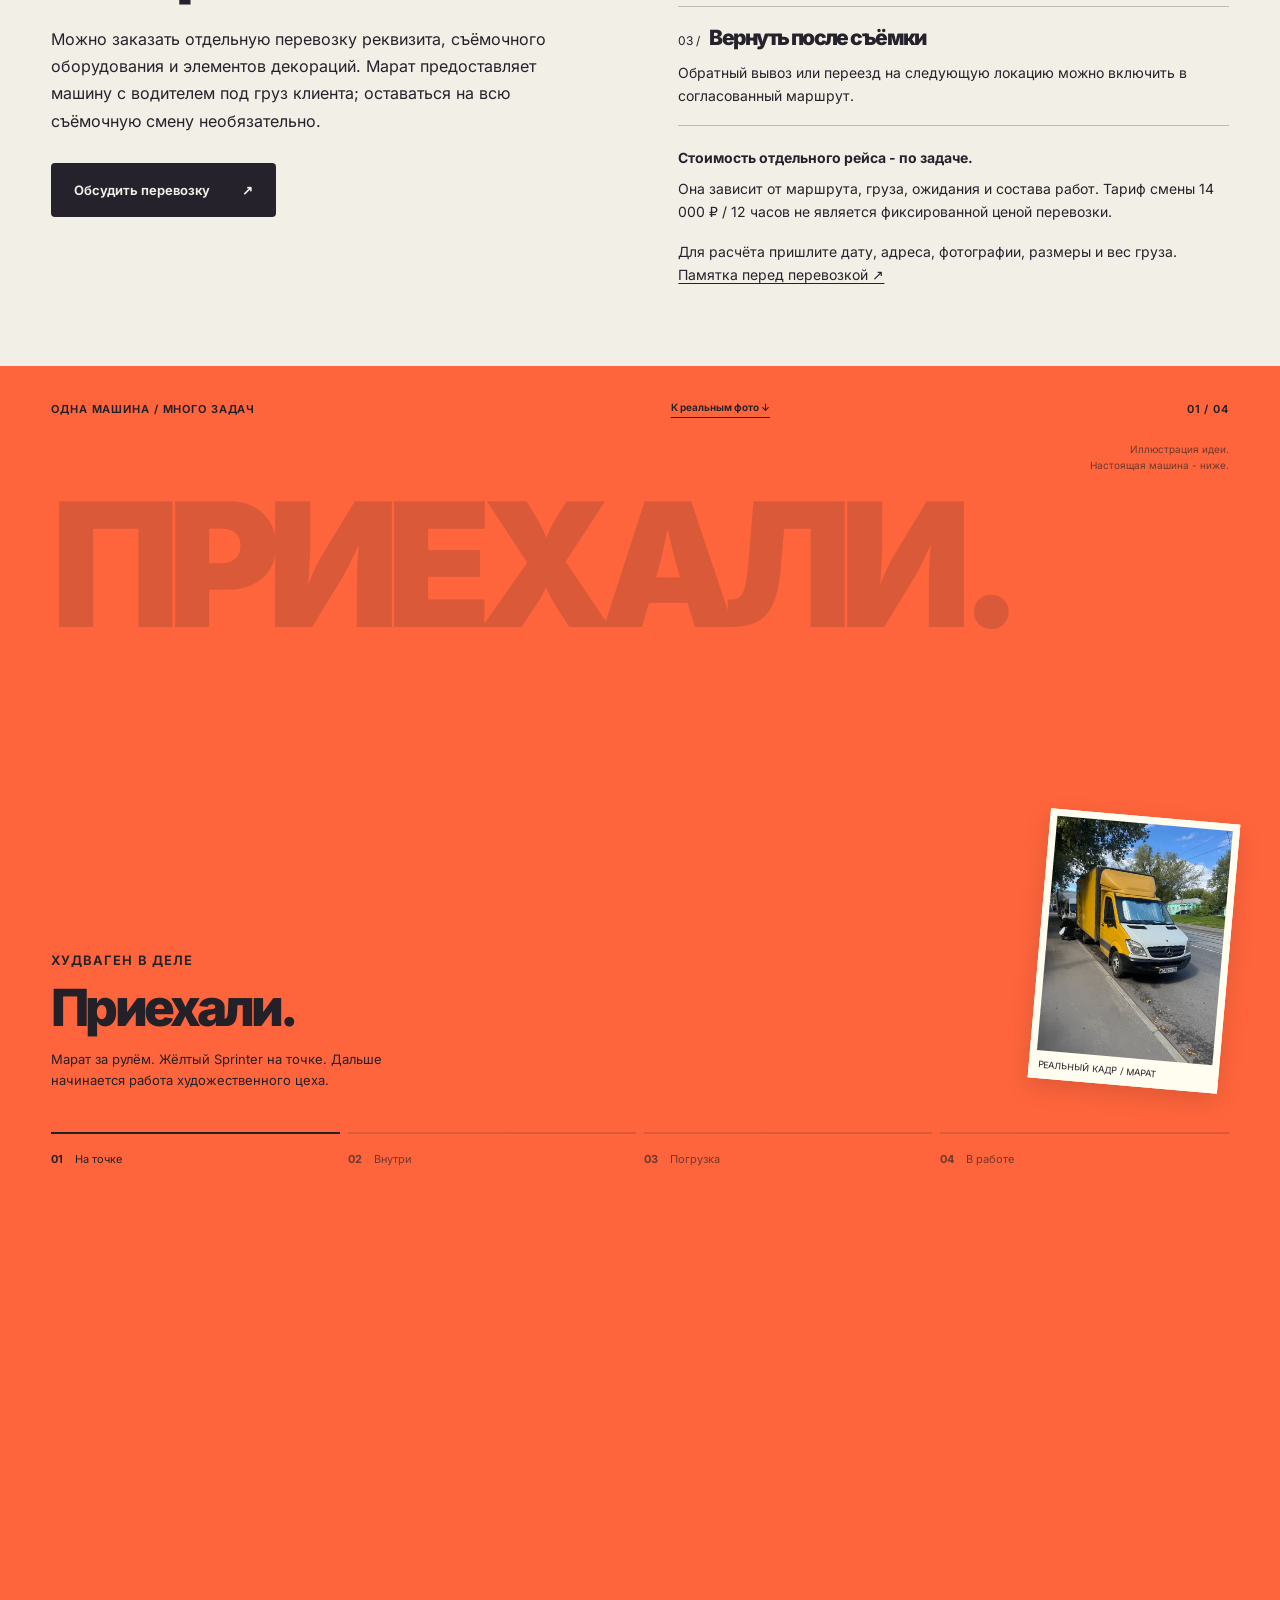
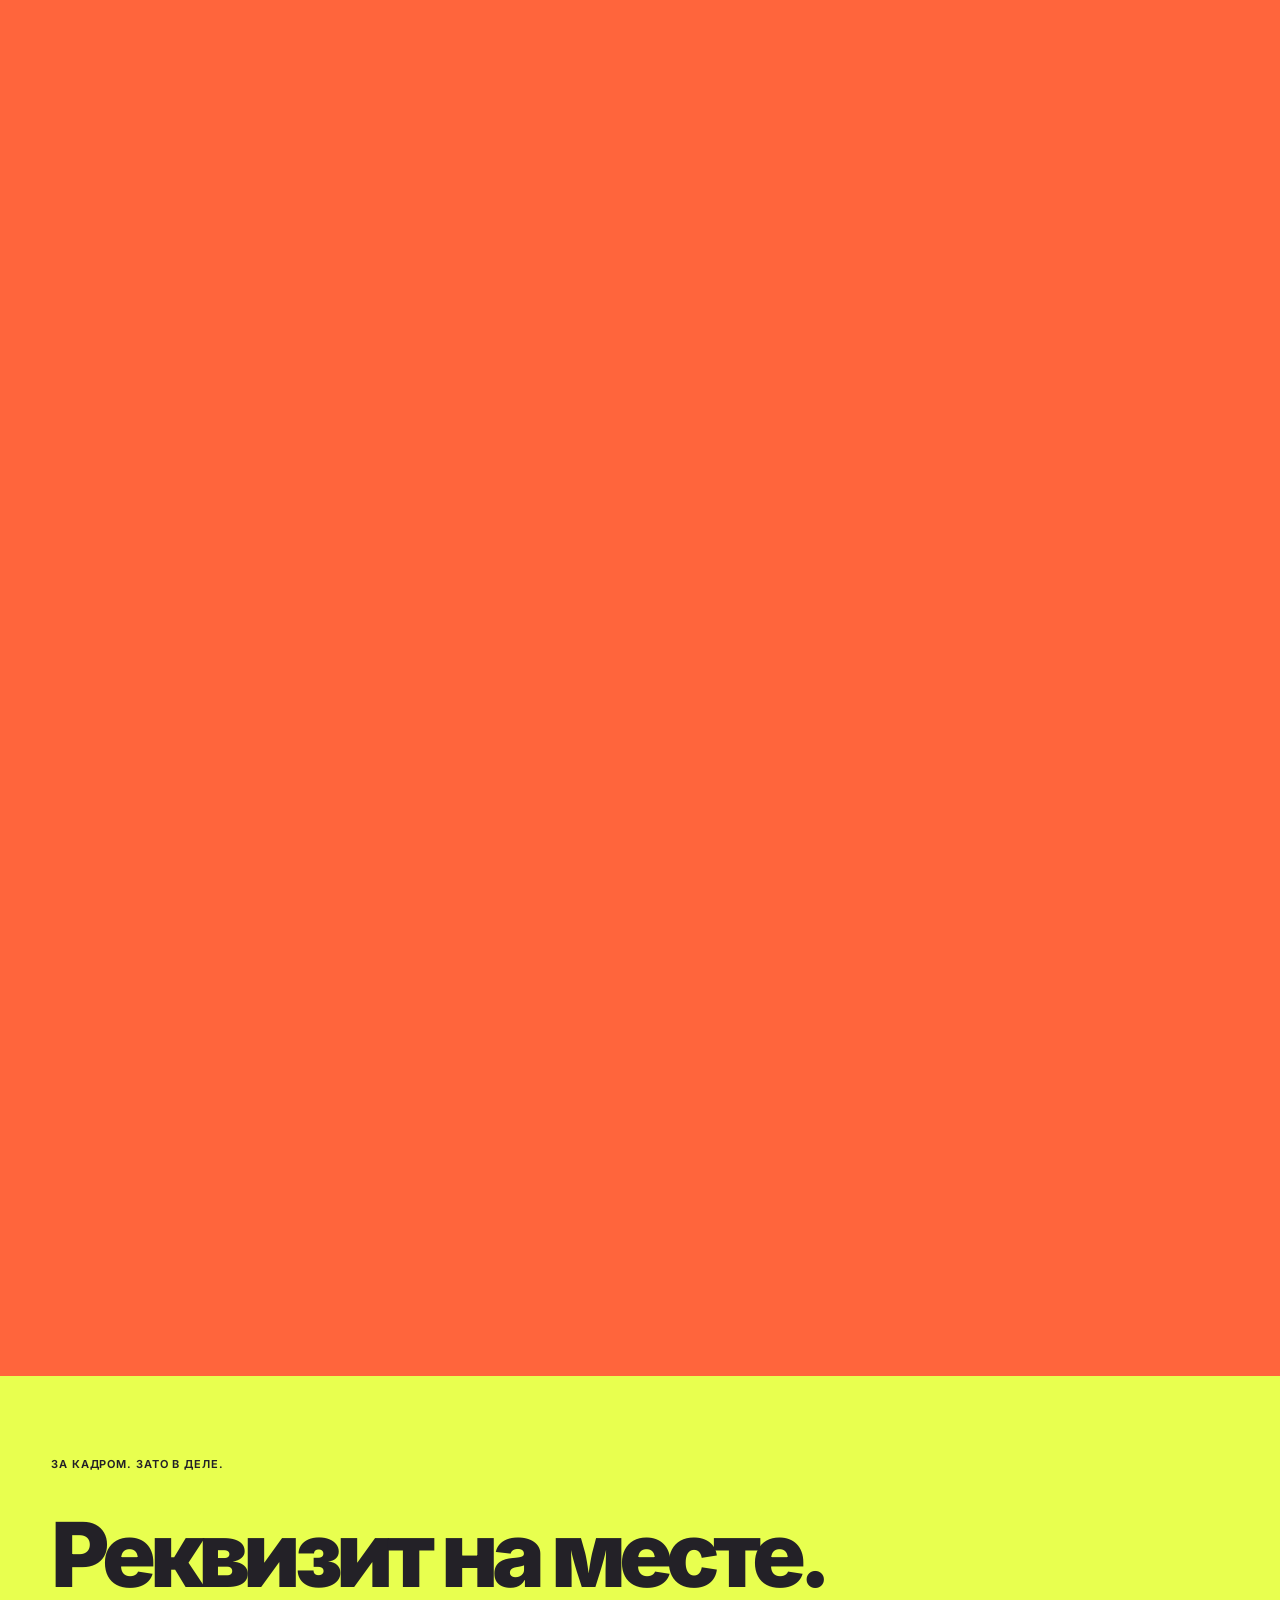
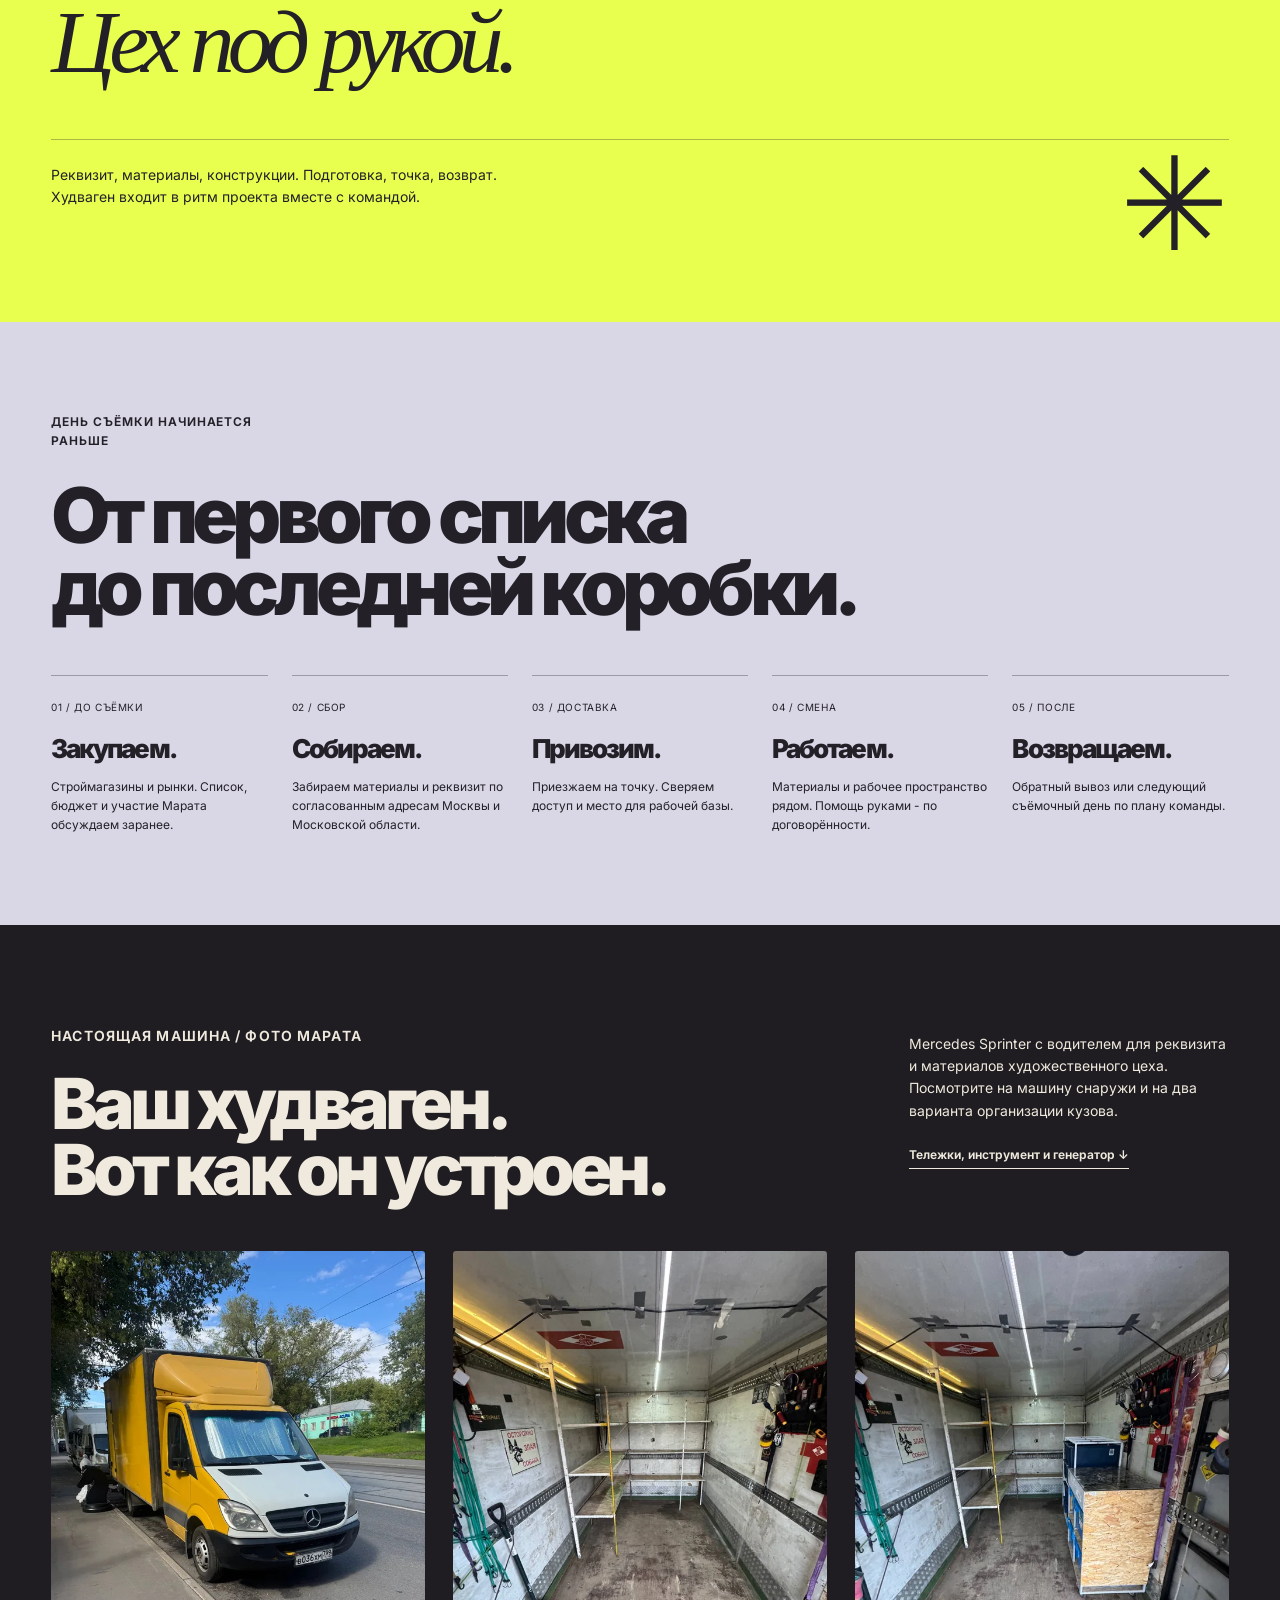
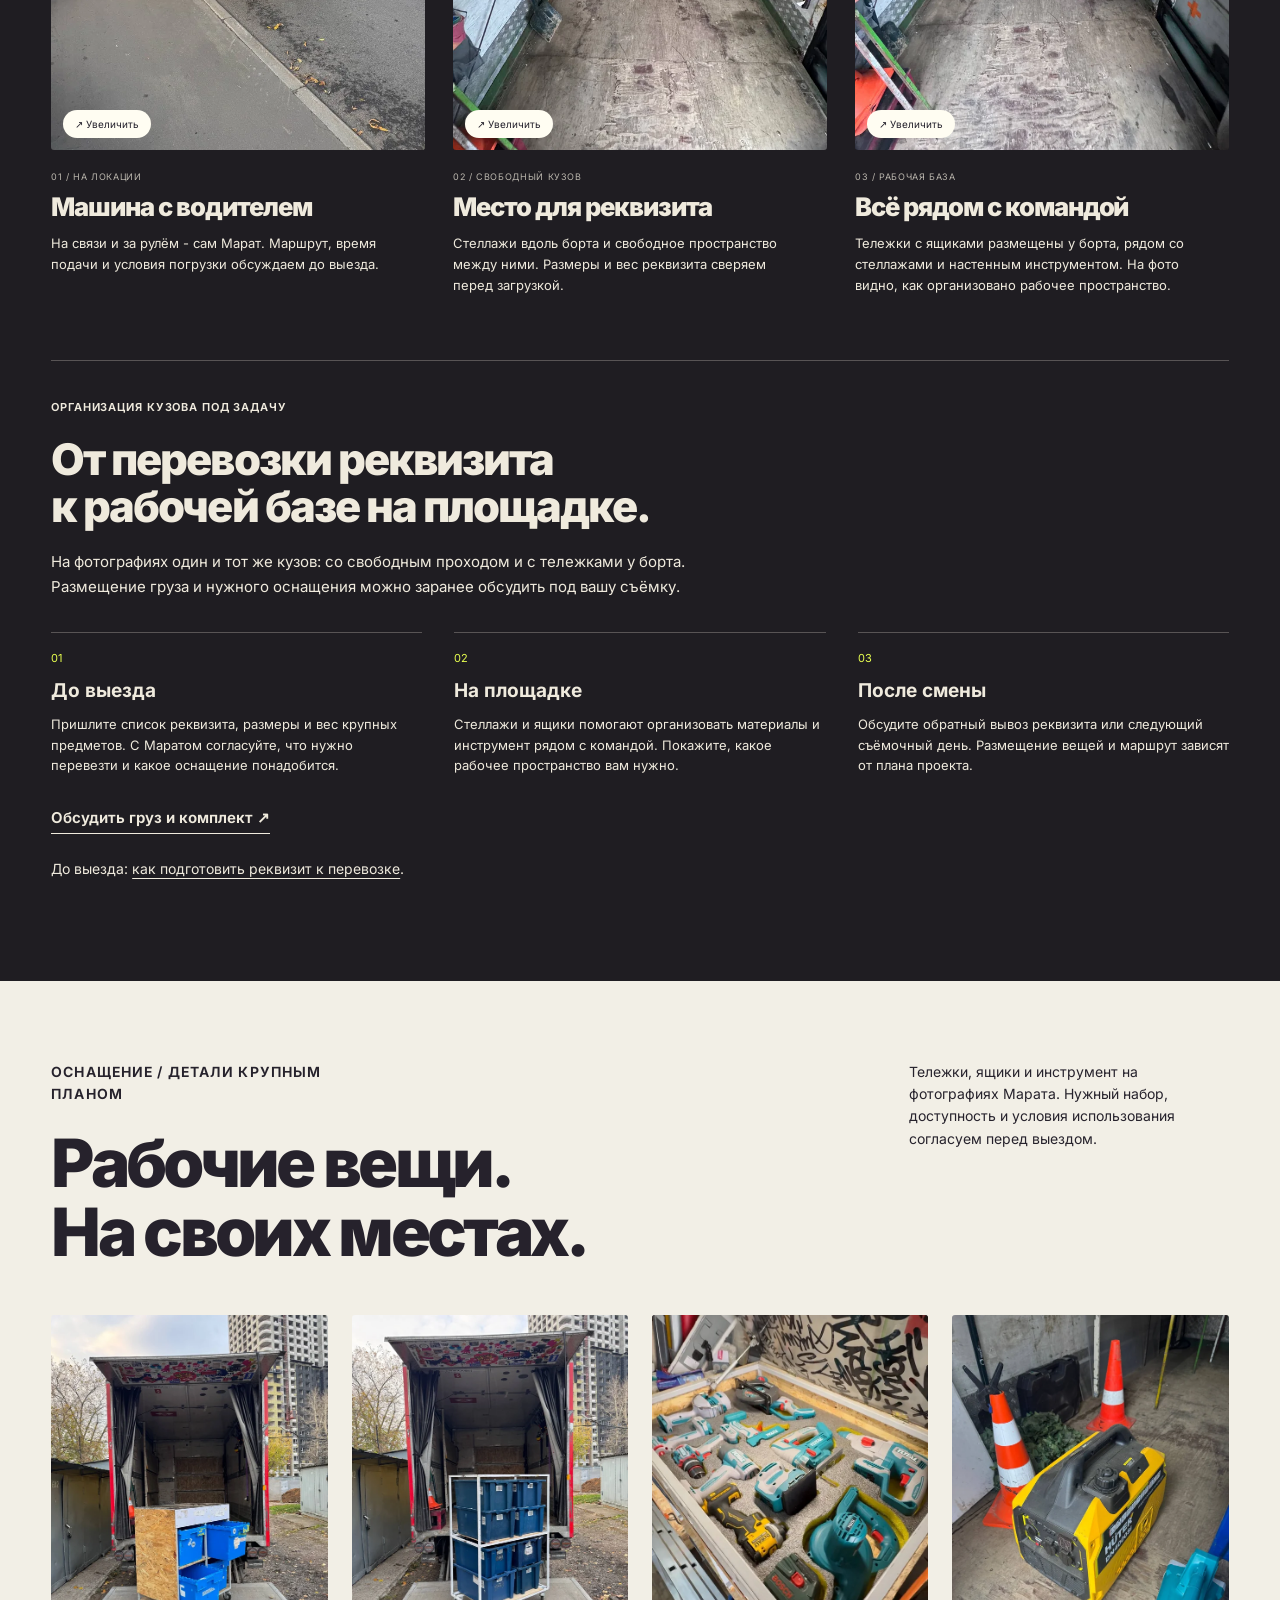
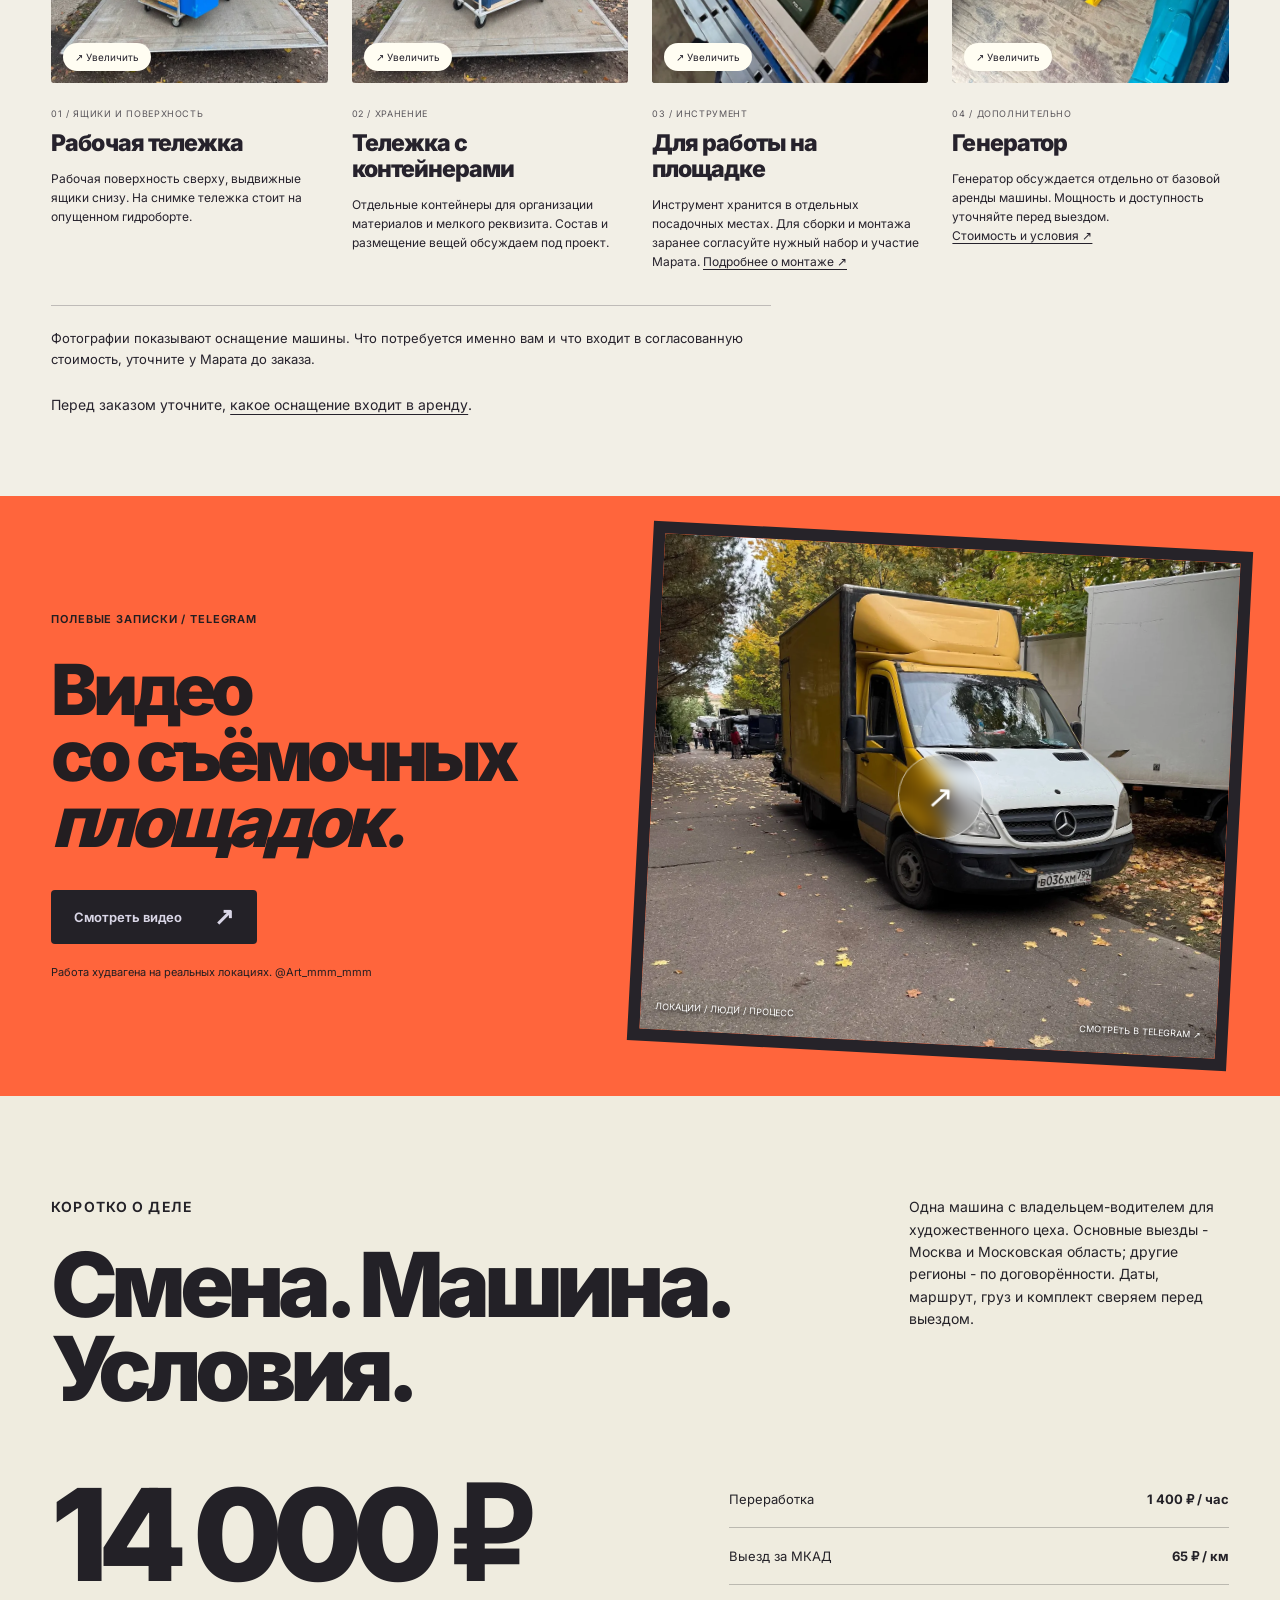
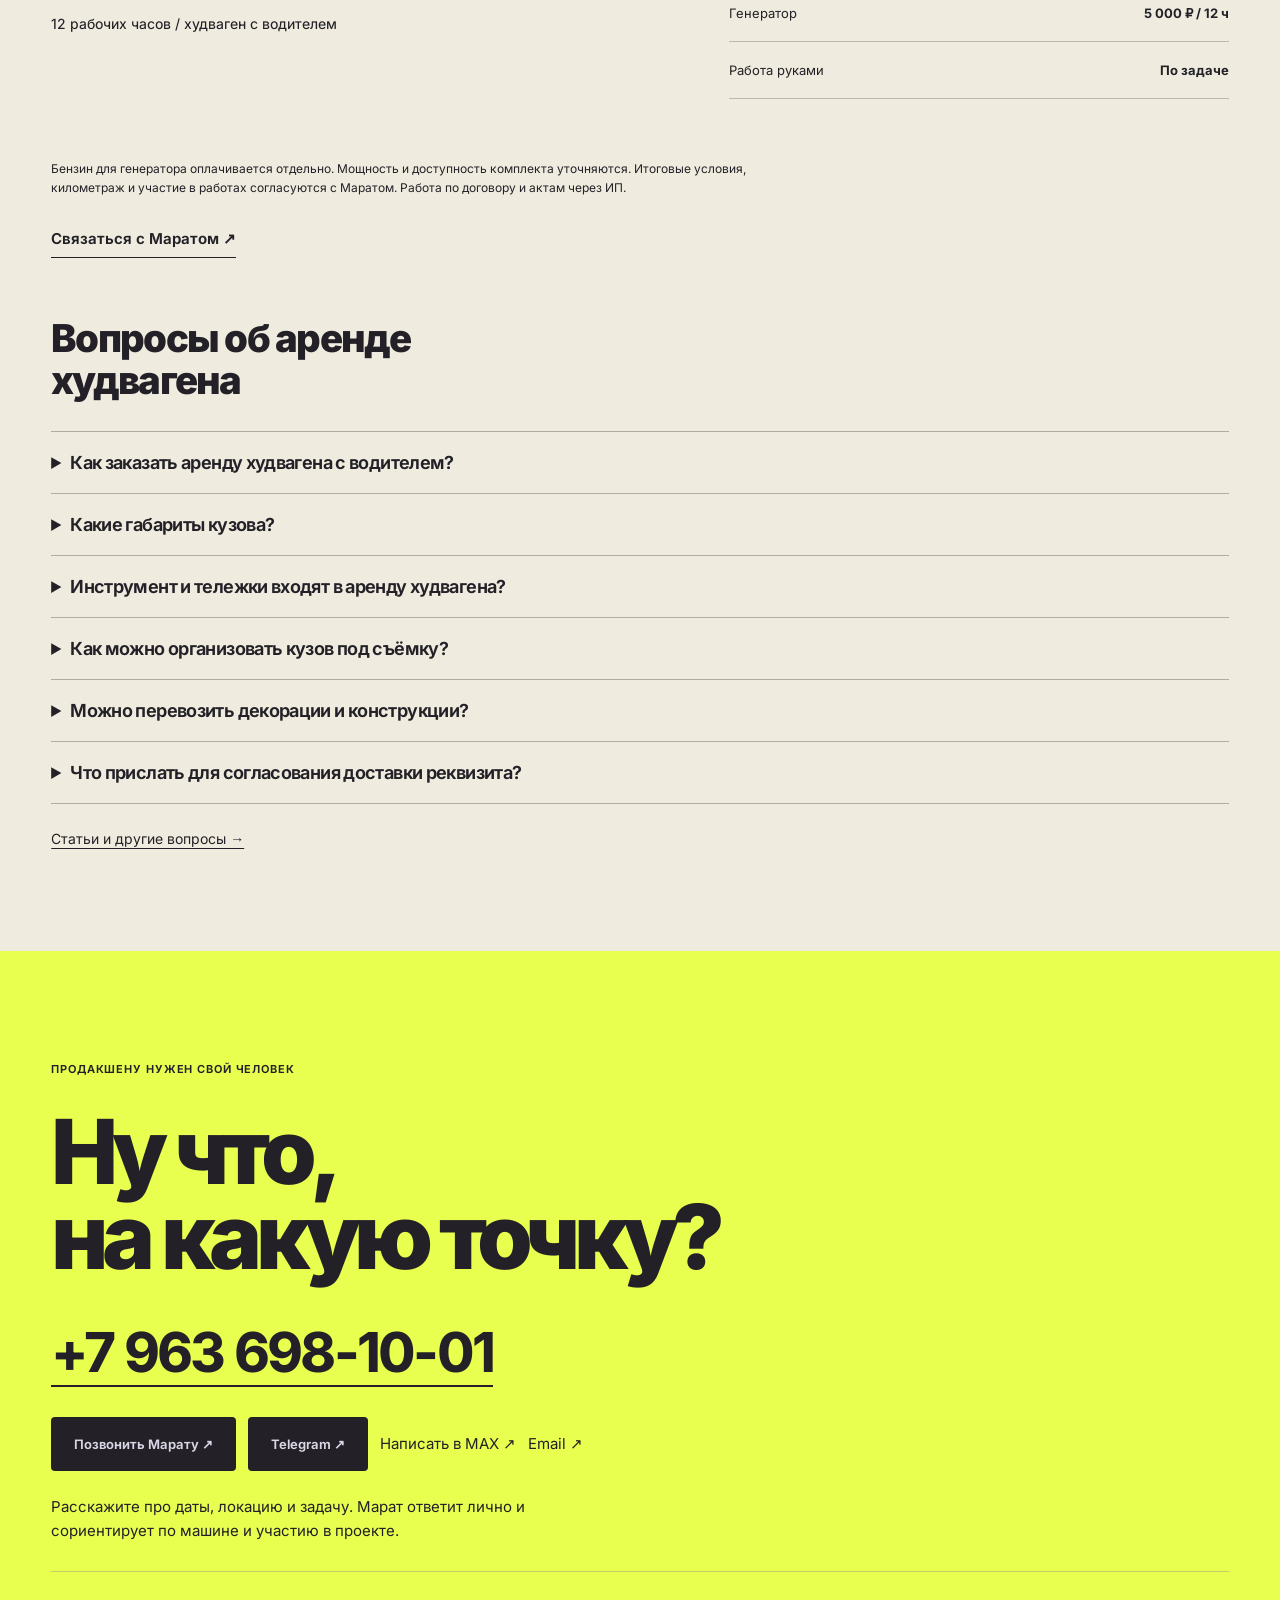
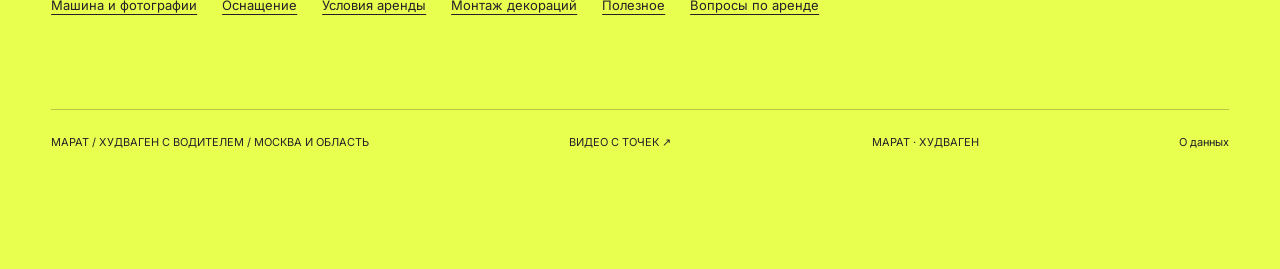
<file: site-final/index.html>
<!doctype html><html lang="ru"><head><meta charset="utf-8"><meta name="viewport" content="width=device-width, initial-scale=1"><meta name="theme-color" content="#d9d6e6"><meta name="robots" content="noindex, nofollow"><title>Худваген с водителем для съёмок в Москве и области</title><meta name="description" content="Худваген с водителем для съёмок в Москве и Московской области. Доставка реквизита и рабочая база цеха на площадке. 14 000 ₽ за 12 часов. Другие регионы - по договорённости."><link rel="icon" href="assets/mark.svg?v=truck1" type="image/svg+xml"><link rel="stylesheet" href="../concepts/shared/experience.css"><link rel="stylesheet" href="site.css?v=transport20261022"><script>document.documentElement.classList.add('js');</script><link rel="preload" href="/assets/fonts/inter-cyrillic.woff2" as="font" type="font/woff2" crossorigin><link rel="preload" href="/assets/fonts/inter-latin.woff2" as="font" type="font/woff2" crossorigin><link rel="stylesheet" href="/site-final/navigation.css?v=useful20261013"><script src="/site-final/navigation.js?v=faq20261013" defer></script></head><body class="experience-c is-final"><a class="skip" href="#main">К содержанию</a><header class="topbar site-topbar" id="top" tabindex="-1"><a class="brand" href="#main"><img class="brand-truck" src="assets/mark.svg" alt="" width="38" height="38"><span><b>ХУДВАГЕН</b><small>С ВОДИТЕЛЕМ · МОСКВА</small></span></a><nav class="top-links" aria-label="Разделы сайта"><a class="nav-section" href="#real">Машина</a><a class="nav-section" href="#configuration">Кузов</a><a class="nav-section" href="#equipment">Оснащение</a><a class="nav-section" href="#terms">Условия</a><a class="nav-section" href="/montazh-dekoracij/">Монтаж</a><a class="nav-section" href="/poleznoe/">Полезное</a></nav><div class="header-contacts" role="group" aria-label="Связаться с Маратом"><a class="header-contact" href="https://max.ru/u/f9LHodD0cOJyWwkVK0IOzBzi9cnYJhqR4KUHkZVEpKO9ZInxwAOQDD3dlvk" target="_blank" rel="noopener noreferrer" aria-label="Написать Марату в MAX"><svg viewBox="0 0 24 24" fill="none" stroke="currentColor" stroke-width="1.8" stroke-linecap="round" stroke-linejoin="round" aria-hidden="true"><rect x="2.5" y="2.5" width="19" height="19" rx="6"/><path d="M6.5 16V8l5.5 5.5L17.5 8v8"/></svg><span class="contact-word">MAX</span></a><a class="header-contact" href="https://t.me/+79636981001" target="_blank" rel="noopener noreferrer" aria-label="Написать Марату в Telegram"><svg viewBox="0 0 24 24" fill="none" stroke="currentColor" stroke-width="1.8" stroke-linecap="round" stroke-linejoin="round" aria-hidden="true"><path d="m21 3-3.7 17-5.2-4.2-2.7 2.6.6-4.7L21 3Z"/><path d="M21 3 3 10.2l6.4 3.5L21 3Z"/></svg><span class="contact-word">Telegram</span></a><a class="header-contact" href="tel:+79636981001" aria-label="Позвонить Марату: +7 963 698-10-01"><svg viewBox="0 0 24 24" fill="none" stroke="currentColor" stroke-width="1.8" stroke-linecap="round" stroke-linejoin="round" aria-hidden="true"><path d="M5.5 3.5h3l1.5 4-2 2a15 15 0 0 0 6.5 6.5l2-2 4 1.5v3a2 2 0 0 1-2.2 2A17 17 0 0 1 3.5 5.7 2 2 0 0 1 5.5 3.5Z"/></svg><span class="contact-word">Звонок</span></a></div></header><main id="main"><section class="service-hero" aria-labelledby="service-title">
<div class="service-copy"><p class="eyebrow">МОСКВА И ОБЛАСТЬ / ДЛЯ ХУДОЖЕСТВЕННОГО ЦЕХА</p>
<h1 id="service-title">Худваген<br>с водителем<br><span>для съёмок.</span></h1>
<p class="service-lead">Привезём реквизит и материалы.<br>На площадке кузов станет <strong>рабочей базой вашего цеха.</strong></p>

<div class="service-actions"><a class="btn" href="#contact">Обсудить аренду <span class="arrow">↗</span></a><a class="service-call" href="tel:+79636981001">Позвонить ↗</a></div>
<p class="service-price"><strong>14 000 ₽</strong> / 12 рабочих часов <span>машина + водитель</span></p></div>
<div class="service-visual"><div class="visual-caption"><span>ТРАНСПОРТ СНАРУЖИ.</span><strong>Цех внутри.</strong></div><div class="hero-vehicle"><canvas class="van-canvas" data-van="hero" aria-label="Объёмная иллюстрация жёлтого худвагена" role="img"></canvas><img class="vehicle-fallback" loading="lazy" decoding="async" src="assets/van-city-1280.webp" alt="Mercedes Sprinter Марата" width="1280" height="1707"><div class="c-ring" aria-hidden="true"></div></div><span class="van-label label-lift">↙ Гидроборт</span><span class="van-label label-shelf">Стеллажи внутри ↗</span><a class="hero-real" href="#real"><img src="assets/van-city-640.webp" alt="Настоящий худваген Марата" width="640" height="853"><span>ЭТО НАША МАШИНА<br><b>Посмотреть фото ↗</b></span></a></div>
<a class="service-scroll" href="#transformation">Загляните внутрь: раскройте фургон прокруткой <span>↓</span></a></section>
<section class="service-benefits" aria-label="Чем полезен худваген на съёмке"><article><span>01 / ДОСТАВИТЬ</span><h2>Реквизит<br>на вашей точке.</h2><p>Доставка реквизита и материалов в рамках работы худвагена: соберём по согласованным адресам и привезём на площадку. После смены - возврат или следующий съёмочный день.</p></article><article><span>02 / ОРГАНИЗОВАТЬ</span><h2>Рабочая база<br>рядом с командой.</h2><p>Кузов со стеллажами для материалов и реквизита. Задняя погрузка и гидроборт; комплект обсудим под задачу.</p></article><article><span>03 / ПОДКЛЮЧИТЬСЯ</span><h2>На связи<br>сам Марат.</h2><p>Марат - владелец и водитель худвагена. Можно отдельно договориться о сборке и монтаже декораций, каркасов, подиумов, фотозон и стендов, обшивке и демонтаже. Монтаж доступен и без машины; состав работы и оплату согласуем под задачу. <a class="text-link" href="/montazh-dekoracij/">Монтаж декораций ↗</a></p></article></section><section class="transport-section" id="transport" aria-labelledby="transport-title">
<div class="transport-heading"><p class="eyebrow">ОТДЕЛЬНЫЙ РЕЙС / ДЛЯ КИНО И РЕКЛАМЫ</p><h2 id="transport-title">Реквизит на съёмку.<br>И обратно.</h2><p>Можно заказать отдельную перевозку реквизита, съёмочного оборудования и элементов декораций. Марат предоставляет машину с водителем под груз клиента; оставаться на всю съёмочную смену необязательно.</p><a class="btn" href="#contact">Обсудить перевозку <span aria-hidden="true">↗</span></a></div>
<div class="transport-details"><ol><li><h3>Забрать по маршруту</h3><p>Один или несколько адресов: склад, прокат, мастерская. Последовательность точек и время подачи согласуем заранее.</p></li><li><h3>Доставить на площадку</h3><p>До выезда сверим размеры и вес груза, подъезд и пропуска. Погрузку, крепление и нужную помощь обсуждаем отдельно.</p></li><li><h3>Вернуть после съёмки</h3><p>Обратный вывоз или переезд на следующую локацию можно включить в согласованный маршрут.</p></li></ol><p class="transport-price"><strong>Стоимость отдельного рейса - по задаче.</strong> Она зависит от маршрута, груза, ожидания и состава работ. Тариф смены 14 000 ₽ / 12 часов не является фиксированной ценой перевозки.</p><p class="transport-brief">Для расчёта пришлите дату, адреса, фотографии, размеры и вес груза. <a href="/podgotovka-rekvizita/">Памятка перед перевозкой ↗</a></p></div>
</section><section class="story-scroll" id="transformation" aria-label="Как худваген становится рабочей базой"><div class="story-stage"><div class="story-top eyebrow"><span>ОДНА МАШИНА / МНОГО ЗАДАЧ</span><a class="skip-story" href="#real">К реальным фото ↓</a><span id="story-count">01 / 04</span></div><div class="story-word" aria-hidden="true">ПРИЕХАЛИ.</div><div class="story-vehicle"><canvas class="van-canvas" data-van="story" aria-label="Объёмная иллюстрация жёлтого худвагена" role="img"></canvas><img class="vehicle-fallback" loading="lazy" decoding="async" src="assets/van-city-1280.webp" alt="Mercedes Sprinter Марата" width="1280" height="1707"></div><p class="story-note">Иллюстрация идеи.<br>Настоящая машина - ниже.</p><div class="story-copy"><p class="eyebrow">ХУДВАГЕН В ДЕЛЕ</p><h2 id="story-title">Приехали.</h2><p id="story-description">Марат за рулём. Жёлтый Sprinter на точке. Дальше начинается работа художественного цеха.</p></div><figure class="story-detail"><img id="story-photo" src="assets/van-city-640.webp" alt="Настоящий Sprinter на точке" width="640" height="853"><figcaption>РЕАЛЬНЫЙ КАДР / МАРАТ</figcaption></figure><div class="story-controls" role="group" aria-label="Этапы трансформации"><button type="button" data-stage="0" aria-pressed="true"><b>01</b>На точке</button><button type="button" data-stage="1" aria-pressed="false"><b>02</b>Внутри</button><button type="button" data-stage="2" aria-pressed="false"><b>03</b>Погрузка</button><button type="button" data-stage="3" aria-pressed="false"><b>04</b>В работе</button></div></div><div class="story-static"><article><h3>Приехали.</h3><p>Марат за рулём. Жёлтый Sprinter на точке. Дальше начинается работа художественного цеха.</p></article><article><h3>Место<br>для реквизита.</h3><p>Стеллажи у борта и свободный проход. Состав, размеры и вес груза согласуем до выезда.</p></article><article><h3>Тележки.<br>Гидроборт.</h3><p>Ящики и рабочая поверхность на колёсах. Нужные тележки и помощь при погрузке обсуждаем заранее.</p></article><article><h3>Рабочая база<br>на точке.</h3><p>Тележки у борта, материалы и инструмент рядом. Комплект и участие Марата в работе согласуем под проект.</p></article></div></section><noscript><style>.story-scroll{height:auto}.story-stage{display:none}.story-static{display:grid;gap:25px;padding:50px 25px;grid-template-columns:repeat(auto-fit,minmax(200px,1fr))}</style></noscript><section class="manifesto"><p class="eyebrow">ЗА КАДРОМ. ЗАТО В ДЕЛЕ.</p><h2 class="reveal">Реквизит на месте.<br><em>Цех под рукой.</em></h2><div class="manifesto-bottom"><p>Реквизит, материалы, конструкции. Подготовка, точка, возврат. Худваген входит в ритм проекта вместе с командой.</p><span class="orbit-mark" aria-hidden="true">✳</span></div></section><section class="work-cycle"><p class="eyebrow">ДЕНЬ СЪЁМКИ НАЧИНАЕТСЯ РАНЬШЕ</p><h2>От первого списка<br>до последней коробки.</h2><ol><li><span>01 / ДО СЪЁМКИ</span><h3>Закупаем.</h3><p>Строймагазины и рынки. Список, бюджет и участие Марата обсуждаем заранее.</p></li><li><span>02 / СБОР</span><h3>Собираем.</h3><p>Забираем материалы и реквизит по согласованным адресам Москвы и Московской области.</p></li><li><span>03 / ДОСТАВКА</span><h3>Привозим.</h3><p>Приезжаем на точку. Сверяем доступ и место для рабочей базы.</p></li><li><span>04 / СМЕНА</span><h3>Работаем.</h3><p>Материалы и рабочее пространство рядом. Помощь руками - по договорённости.</p></li><li><span>05 / ПОСЛЕ</span><h3>Возвращаем.</h3><p>Обратный вывоз или следующий съёмочный день по плану команды.</p></li></ol></section><section class="real-photos" id="real" aria-labelledby="real-title">
<div class="section-head"><div><p class="eyebrow">НАСТОЯЩАЯ МАШИНА / ФОТО МАРАТА</p><h2 id="real-title">Ваш худваген.<br>Вот как он устроен.</h2></div><div class="photo-intro"><p>Mercedes Sprinter с водителем для реквизита и материалов художественного цеха. Посмотрите на машину снаружи и на два варианта организации кузова.</p><a class="text-link" href="#equipment">Тележки, инструмент и генератор ↓</a></div></div>
<div class="photo-grid van-gallery">
<figure class="photo-card "><a data-photo href="assets/van-city-1280.webp" aria-label="Увеличить фото: Машина с водителем"><img src="assets/van-city-640.webp" srcset="assets/van-city-640.webp 640w, assets/van-city-1280.webp 1280w" sizes="(max-width:700px) 90vw, 30vw" width="640" height="853" loading="lazy" decoding="async" alt="Жёлтый Mercedes Sprinter Марата на улице"></a><figcaption><span class="photo-number">01 / НА ЛОКАЦИИ</span><h3>Машина с водителем</h3><p>На связи и за рулём - сам Марат. Маршрут, время подачи и условия погрузки обсуждаем до выезда.</p></figcaption></figure>
<figure class="photo-card "><a data-photo href="assets/hudwagen-cargo-space-1280.webp" aria-label="Увеличить фото: Место для реквизита"><img src="assets/hudwagen-cargo-space-640.webp" srcset="assets/hudwagen-cargo-space-640.webp 640w, assets/hudwagen-cargo-space-1280.webp 1280w" sizes="(max-width:700px) 90vw, 30vw" width="640" height="853" loading="lazy" decoding="async" alt="Кузов худвагена со стеллажами и свободным центральным проходом"></a><figcaption><span class="photo-number">02 / СВОБОДНЫЙ КУЗОВ</span><h3>Место для реквизита</h3><p>Стеллажи вдоль борта и свободное пространство между ними. Размеры и вес реквизита сверяем перед загрузкой.</p></figcaption></figure>
<figure class="photo-card "><a data-photo href="assets/hudwagen-workspace-1280.webp" aria-label="Увеличить фото: Всё рядом с командой"><img src="assets/hudwagen-workspace-640.webp" srcset="assets/hudwagen-workspace-640.webp 640w, assets/hudwagen-workspace-1280.webp 1280w" sizes="(max-width:700px) 90vw, 30vw" width="640" height="853" loading="lazy" decoding="async" alt="Тележки с ящиками у правого борта, стеллажи слева и проход внутри худвагена"></a><figcaption><span class="photo-number">03 / РАБОЧАЯ БАЗА</span><h3>Всё рядом с командой</h3><p>Тележки с ящиками размещены у борта, рядом со стеллажами и настенным инструментом. На фото видно, как организовано рабочее пространство.</p></figcaption></figure>
</div>
<div class="configuration" id="configuration" aria-labelledby="configuration-title">
<p class="eyebrow">ОРГАНИЗАЦИЯ КУЗОВА ПОД ЗАДАЧУ</p><h3 id="configuration-title">От перевозки реквизита<br>к рабочей базе на площадке.</h3>
<p class="configuration-lead">На фотографиях один и тот же кузов: со свободным проходом и с тележками у борта. Размещение груза и нужного оснащения можно заранее обсудить под вашу съёмку.</p>
<ol class="configuration-steps"><li><b>До выезда</b><p>Пришлите список реквизита, размеры и вес крупных предметов. С Маратом согласуйте, что нужно перевезти и какое оснащение понадобится.</p></li><li><b>На площадке</b><p>Стеллажи и ящики помогают организовать материалы и инструмент рядом с командой. Покажите, какое рабочее пространство вам нужно.</p></li><li><b>После смены</b><p>Обсудите обратный вывоз реквизита или следующий съёмочный день. Размещение вещей и маршрут зависят от плана проекта.</p></li></ol>
<a class="text-link" href="#contact">Обсудить груз и комплект ↗</a><p class="context-reading">До выезда: <a href="/podgotovka-rekvizita/">как подготовить реквизит к перевозке</a>.</p>
</div></section>
<section class="equipment-section" id="equipment" aria-labelledby="equipment-title">
<div class="section-head"><div><p class="eyebrow">ОСНАЩЕНИЕ / ДЕТАЛИ КРУПНЫМ ПЛАНОМ</p><h2 id="equipment-title">Рабочие вещи.<br>На своих местах.</h2></div><p>Тележки, ящики и инструмент на фотографиях Марата. Нужный набор, доступность и условия использования согласуем перед выездом.</p></div>
<div class="equipment-grid">
<figure class="photo-card equipment-card"><a data-photo href="assets/hudwagen-work-cart-1280.webp" aria-label="Увеличить фото: Рабочая тележка"><img src="assets/hudwagen-work-cart-640.webp" srcset="assets/hudwagen-work-cart-640.webp 640w, assets/hudwagen-work-cart-1280.webp 1280w" sizes="(max-width:700px) 44vw, (max-width:1000px) 45vw, 23vw" width="640" height="853" loading="lazy" decoding="async" alt="Тележка на колёсах с рабочей поверхностью и открытыми синими ящиками на гидроборте"></a><figcaption><span class="photo-number">01 / ЯЩИКИ И ПОВЕРХНОСТЬ</span><h3>Рабочая тележка</h3><p>Рабочая поверхность сверху, выдвижные ящики снизу. На снимке тележка стоит на опущенном гидроборте.</p></figcaption></figure>
<figure class="photo-card equipment-card"><a data-photo href="assets/hudwagen-storage-cart-1280.webp" aria-label="Увеличить фото: Тележка с контейнерами"><img src="assets/hudwagen-storage-cart-640.webp" srcset="assets/hudwagen-storage-cart-640.webp 640w, assets/hudwagen-storage-cart-1280.webp 1280w" sizes="(max-width:700px) 44vw, (max-width:1000px) 45vw, 23vw" width="640" height="853" loading="lazy" decoding="async" alt="Металлическая тележка на колёсах с двумя рядами синих контейнеров у кузова худвагена"></a><figcaption><span class="photo-number">02 / ХРАНЕНИЕ</span><h3>Тележка с контейнерами</h3><p>Отдельные контейнеры для организации материалов и мелкого реквизита. Состав и размещение вещей обсуждаем под проект.</p></figcaption></figure>
<figure class="photo-card equipment-card tools-photo"><a data-photo href="assets/hudwagen-tools-960.webp" aria-label="Увеличить фото: Для работы на площадке"><img src="assets/hudwagen-tools-640.webp" srcset="assets/hudwagen-tools-640.webp 640w, assets/hudwagen-tools-960.webp 960w" sizes="(max-width:700px) 44vw, (max-width:1000px) 45vw, 23vw" width="640" height="1398" loading="lazy" decoding="async" alt="Электроинструмент в открытом ящике с отдельными посадочными местами"></a><figcaption><span class="photo-number">03 / ИНСТРУМЕНТ</span><h3>Для работы на площадке</h3><p>Инструмент хранится в отдельных посадочных местах. Для сборки и монтажа заранее согласуйте нужный набор и участие Марата. <a href="/montazh-dekoracij/#tools">Подробнее о монтаже ↗</a></p></figcaption></figure>
<figure class="photo-card equipment-card"><a data-photo href="assets/hudwagen-generator-1280.webp" aria-label="Увеличить фото: Генератор"><img src="assets/hudwagen-generator-640.webp" srcset="assets/hudwagen-generator-640.webp 640w, assets/hudwagen-generator-1280.webp 1280w" sizes="(max-width:700px) 44vw, (max-width:1000px) 45vw, 23vw" width="640" height="853" loading="lazy" decoding="async" alt="Жёлтый переносной генератор Huter в кузове худвагена"></a><figcaption><span class="photo-number">04 / ДОПОЛНИТЕЛЬНО</span><h3>Генератор</h3><p>Генератор обсуждается отдельно от базовой аренды машины. Мощность и доступность уточняйте перед выездом. <a href="#terms">Стоимость и условия ↗</a></p></figcaption></figure>
</div>
<p class="equipment-note">Фотографии показывают оснащение машины. Что потребуется именно вам и что входит в согласованную стоимость, уточните у Марата до заказа.</p>
<p class="context-reading">Перед заказом уточните, <a href="#equipment-included">какое оснащение входит в аренду</a>.</p></section><section class="channel" id="channel"><div class="channel-copy reveal"><p class="eyebrow">ПОЛЕВЫЕ ЗАПИСКИ / TELEGRAM</p><h2>Видео<br>со съёмочных<br><em>площадок.</em></h2><a class="btn" href="https://t.me/Art_mmm_mmm" target="_blank" rel="noopener noreferrer">Смотреть видео <span class="arrow">↗</span></a><p class="caption">Работа худвагена на реальных локациях. @Art_mmm_mmm</p></div><a class="channel-photo" href="https://t.me/Art_mmm_mmm" target="_blank" rel="noopener noreferrer" aria-label="Смотреть видео с точек в Telegram-канале Марата"><img src="assets/van-autumn-1280.webp" width="1280" height="1707" loading="lazy" alt="Худваген Марата на осенней локации"><div class="play"><span aria-hidden="true">↗</span></div><div class="channel-photo-label"><span>ЛОКАЦИИ / ЛЮДИ / ПРОЦЕСС</span><span>СМОТРЕТЬ В TELEGRAM ↗</span></div></a></section><section class="details-section" id="terms"><div class="section-head reveal"><div><p class="eyebrow">КОРОТКО О ДЕЛЕ</p><h2 style="margin-top:24px">Смена. Машина.<br>Условия.</h2></div><p>Одна машина с владельцем-водителем для художественного цеха. Основные выезды - Москва и Московская область; другие регионы - по договорённости. Даты, маршрут, груз и комплект сверяем перед выездом.</p></div><div class="rates"><div class="base-rate">14 000 ₽<small>12 рабочих часов / худваген с водителем</small></div><div class="rate-rows"><div><span>Переработка</span><b>1 400 ₽ / час</b></div><div><span>Выезд за МКАД</span><b>65 ₽ / км</b></div><div><span>Генератор</span><b>5 000 ₽ / 12 ч</b></div><div><span>Работа руками</span><b>По задаче</b></div></div></div><p class="fine">Бензин для генератора оплачивается отдельно. Мощность и доступность комплекта уточняются. Итоговые условия, километраж и участие в работах согласуются с Маратом. Работа по договору и актам через ИП.</p><p class="brief-link"><a class="text-link" href="#contact">Связаться с Маратом ↗</a></p><div class="faq-intro" id="questions"><h2>Вопросы об аренде<br>худвагена</h2></div><div class="faq"><details id="booking"><summary>Как заказать аренду худвагена с водителем?</summary><p>Свяжитесь с Маратом по телефону, в Telegram или MAX. Сообщите даты съёмок, адреса, маршрут и состав груза. До заказа сверим габариты, вес, нужный комплект и итоговые условия. Базовая смена - 14 000 ₽ за 12 рабочих часов, машина и водитель. Свободные даты Марат подтвердит лично.</p><p id="film-vehicle">Машина работает с реквизитом и художественным цехом. Если нужен автомобиль как часть сцены в кадре, сообщите об этом отдельно.</p></details><details id="dimensions"><summary>Какие габариты кузова?</summary><p>Ориентир по данным владельца: 4,2 × 2,2 × 2,2 м. Точные размеры, допустимый вес и возможность перевозки конкретного груза нужно проверить с Маратом до заказа.</p></details><details id="equipment-included"><summary>Инструмент и тележки входят в аренду худвагена?</summary><p>Нужный набор инструмента, тележки и условия их использования согласуются с Маратом перед заказом. Генератор оплачивается отдельно по указанным условиям. Монтаж и помощь руками также обсуждаются отдельно от аренды машины с водителем. <a href="#equipment">Фотографии оснащения</a>.</p></details><details id="layout-question"><summary>Как можно организовать кузов под съёмку?</summary><p>На фотографиях показаны варианты со свободным проходом между стеллажами и с тележками у борта. Перед выездом обсудите с Маратом состав груза, его размеры и вес, нужное оснащение и рабочее пространство на площадке. <a href="#configuration">Посмотреть варианты организации кузова</a>.</p></details><details id="sets-delivery"><summary>Можно перевозить декорации и конструкции?</summary><p>Возможность перевозки конкретных декораций и конструкций согласуйте с Маратом по их габаритам и весу. Сообщите также условия погрузки, доступ к площадке и необходимость обратного вывоза. <a href="/montazh-dekoracij/">Сборку, монтаж и демонтаж</a> можно обсудить отдельно.</p></details><details id="route-brief"><summary><span id="props-logistics"></span>Что прислать для согласования доставки реквизита?</summary><p>Даты, адреса, состав груза, фотографии, размеры и вес, время подачи, условия погрузки и доступ на площадку. Сообщите, нужен ли возврат после смены. Маршрут, возможность перевозки и стоимость согласуйте до заказа.</p></details></div><p class="context-reading" id="what-is-hudwagen"><a href="/poleznoe/">Статьи и другие вопросы →</a></p></section><section class="contact-section" id="contact"><p class="eyebrow">ПРОДАКШЕНУ НУЖЕН СВОЙ ЧЕЛОВЕК</p><h2>Ну что,<br>на какую точку?</h2><a class="contact-number" href="tel:+79636981001">+7 963 698-10-01</a><div class="contact-links"><a class="btn" href="tel:+79636981001">Позвонить Марату ↗</a><a class="btn" href="https://t.me/+79636981001" target="_blank" rel="noopener noreferrer">Telegram ↗</a><a href="https://max.ru/u/f9LHodD0cOJyWwkVK0IOzBzi9cnYJhqR4KUHkZVEpKO9ZInxwAOQDD3dlvk" target="_blank" rel="noopener noreferrer">Написать в MAX ↗</a><a href="mailto:mmm_mmm@mail.ru">Email ↗</a></div><p class="context">Расскажите про даты, локацию и задачу. Марат ответит лично и сориентирует по машине и участию в проекте.</p><nav class="site-directory" aria-label="Навигация внизу страницы"><a href="/#real">Машина и фотографии</a><a href="/#equipment">Оснащение</a><a href="/#terms">Условия аренды</a><a href="/montazh-dekoracij/">Монтаж декораций</a><a href="/poleznoe/">Полезное</a><a href="/#questions">Вопросы по аренде</a></nav><div class="footer-note"><span>МАРАТ / ХУДВАГЕН С ВОДИТЕЛЕМ / МОСКВА И ОБЛАСТЬ</span><a href="https://t.me/Art_mmm_mmm" target="_blank" rel="noopener noreferrer">ВИДЕО С ТОЧЕК ↗</a><span>МАРАТ · ХУДВАГЕН</span><a href="../site-final/privacy.html">О данных</a></div></section></main><dialog class="photo-dialog" id="photo-dialog" aria-label="Фотографии худвагена"><div class="photo-dialog-top"><p id="photo-caption"></p><button type="button" id="photo-close" aria-label="Закрыть фотографию">Закрыть ×</button></div><img id="photo-large" alt=""><div class="photo-dialog-controls"><button type="button" id="photo-prev" aria-label="Предыдущая фотография">←</button><span id="photo-counter"></span><button type="button" id="photo-next" aria-label="Следующая фотография">→</button></div></dialog><nav class="contact-dock" aria-label="Связаться с Маратом"><a class="dock-call" href="tel:+79636981001" aria-label="Позвонить Марату: +7 963 698-10-01">↗ <span class="phone-word">Позвонить</span><span class="mobile-word">Звонок</span></a><a href="https://t.me/+79636981001" target="_blank" rel="noopener noreferrer">Telegram</a><a href="https://max.ru/u/f9LHodD0cOJyWwkVK0IOzBzi9cnYJhqR4KUHkZVEpKO9ZInxwAOQDD3dlvk" target="_blank" rel="noopener noreferrer" aria-label="Написать Марату в MAX">MAX</a></nav><script src="../concepts/shared/experience.js" defer></script><script src="../concepts/shared/van-3d.js?v=photos20261013" defer></script><noscript><style>.edit-nav,.edit-timeline,.clapper-button,.b-stops{display:none}.map-node{pointer-events:none}</style></noscript><script src="site.js" defer></script><script src="consent-metrika.js?v=20261004-goals" defer></script><a class="back-to-top" href="#top" aria-label="Наверх, к разделам сайта" hidden><span aria-hidden="true">↑</span> Наверх</a></body></html>
</file>
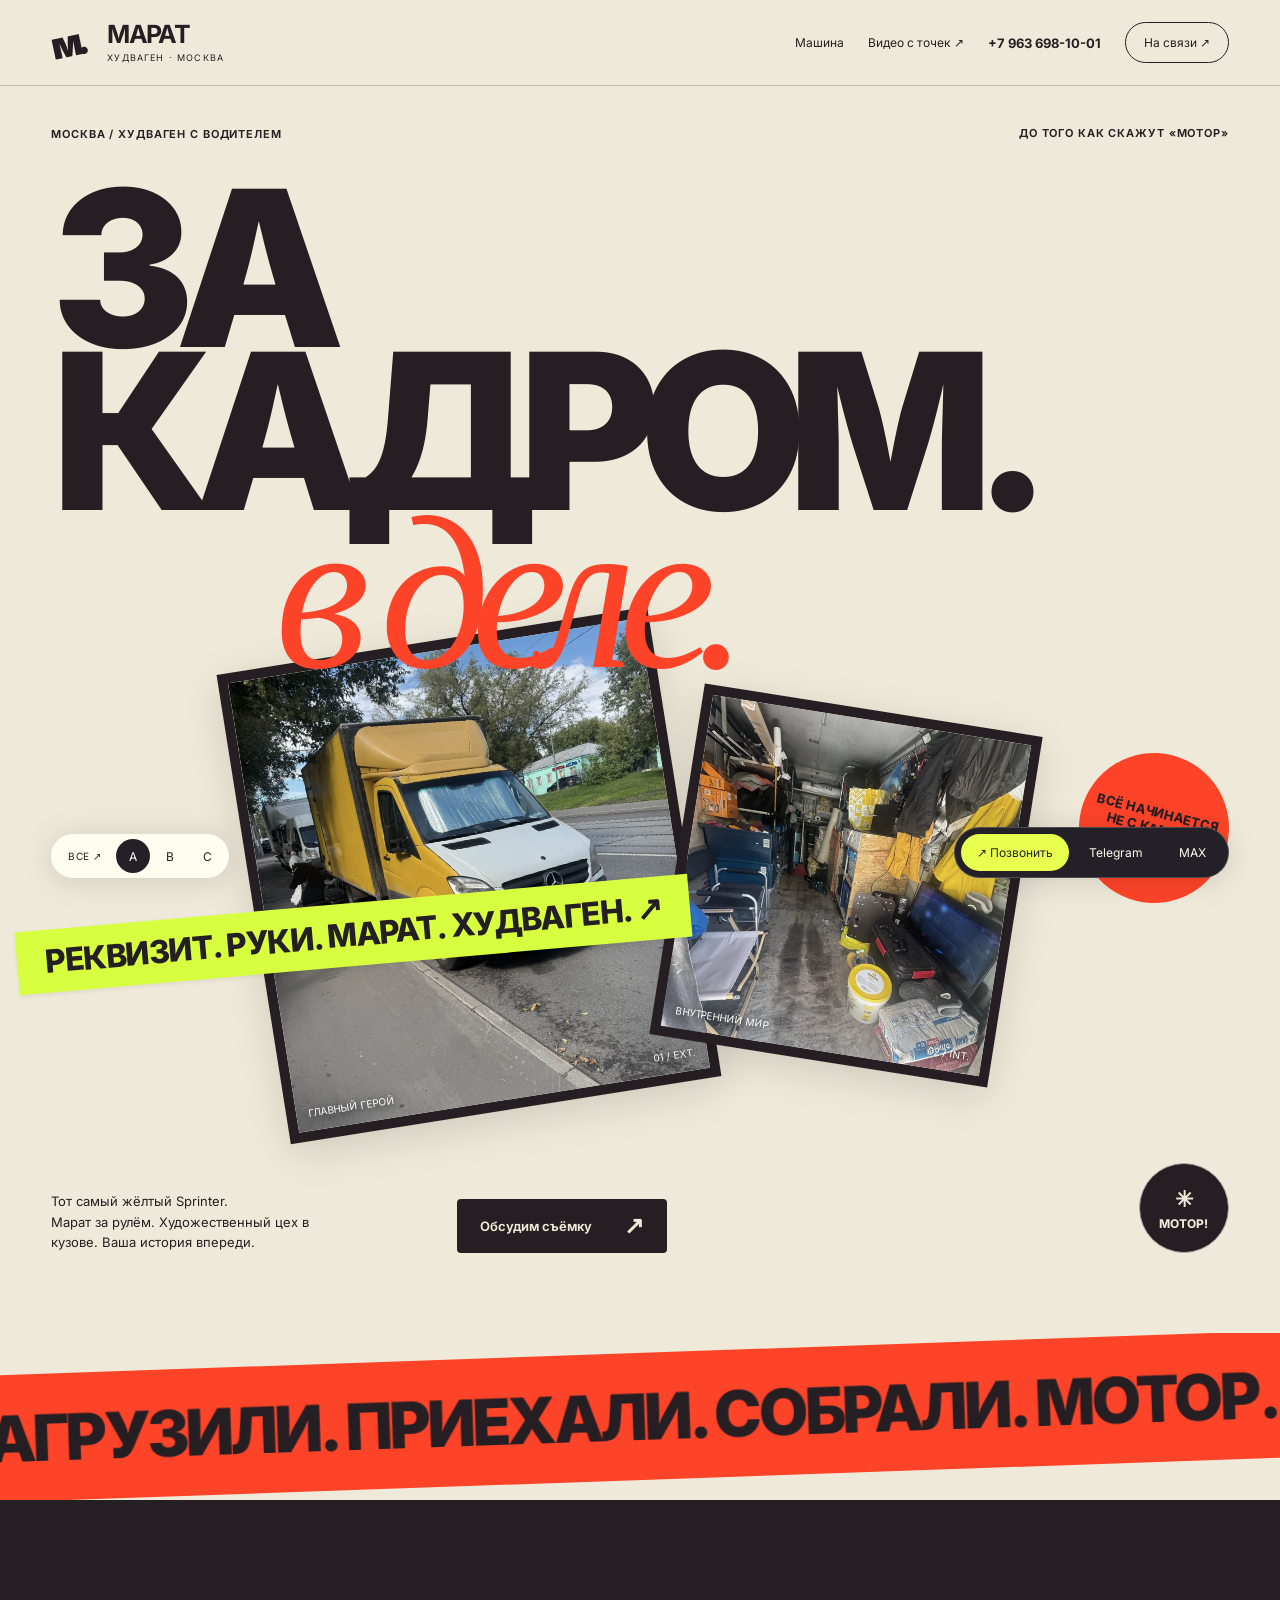
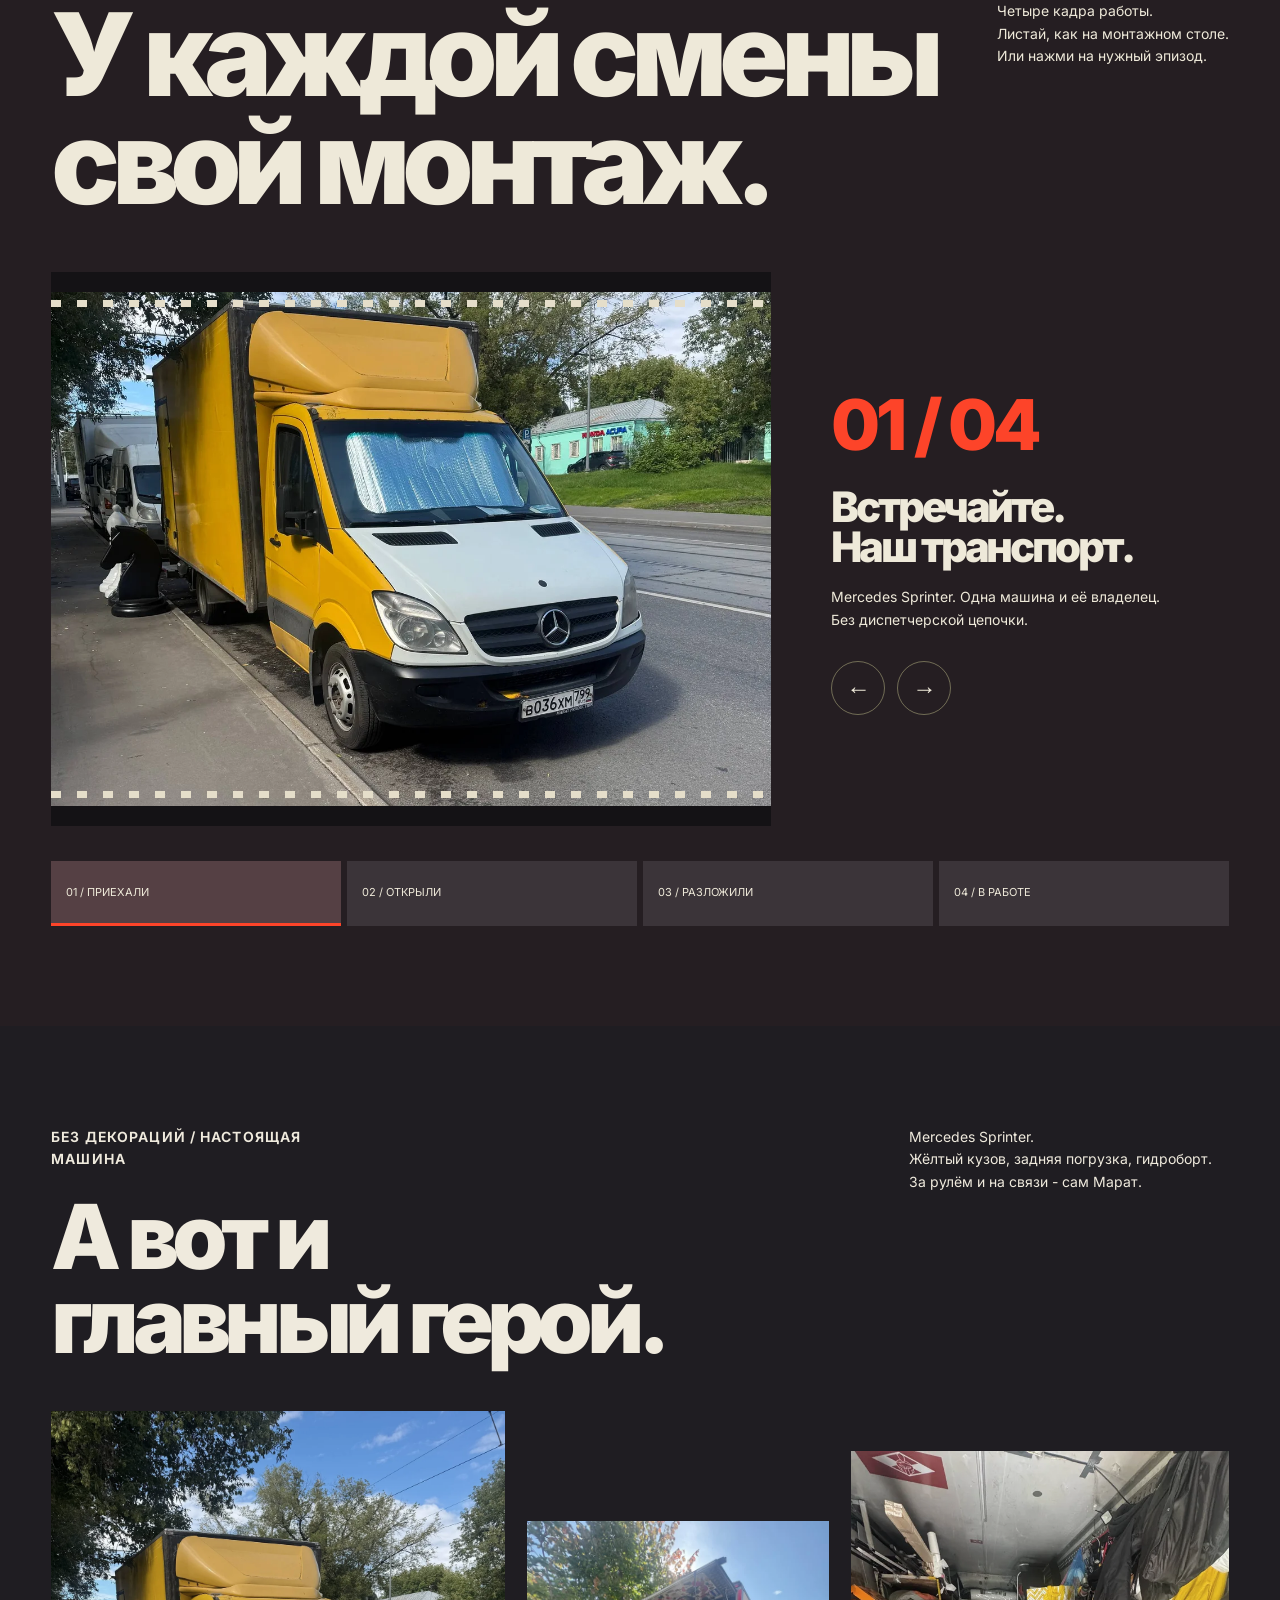
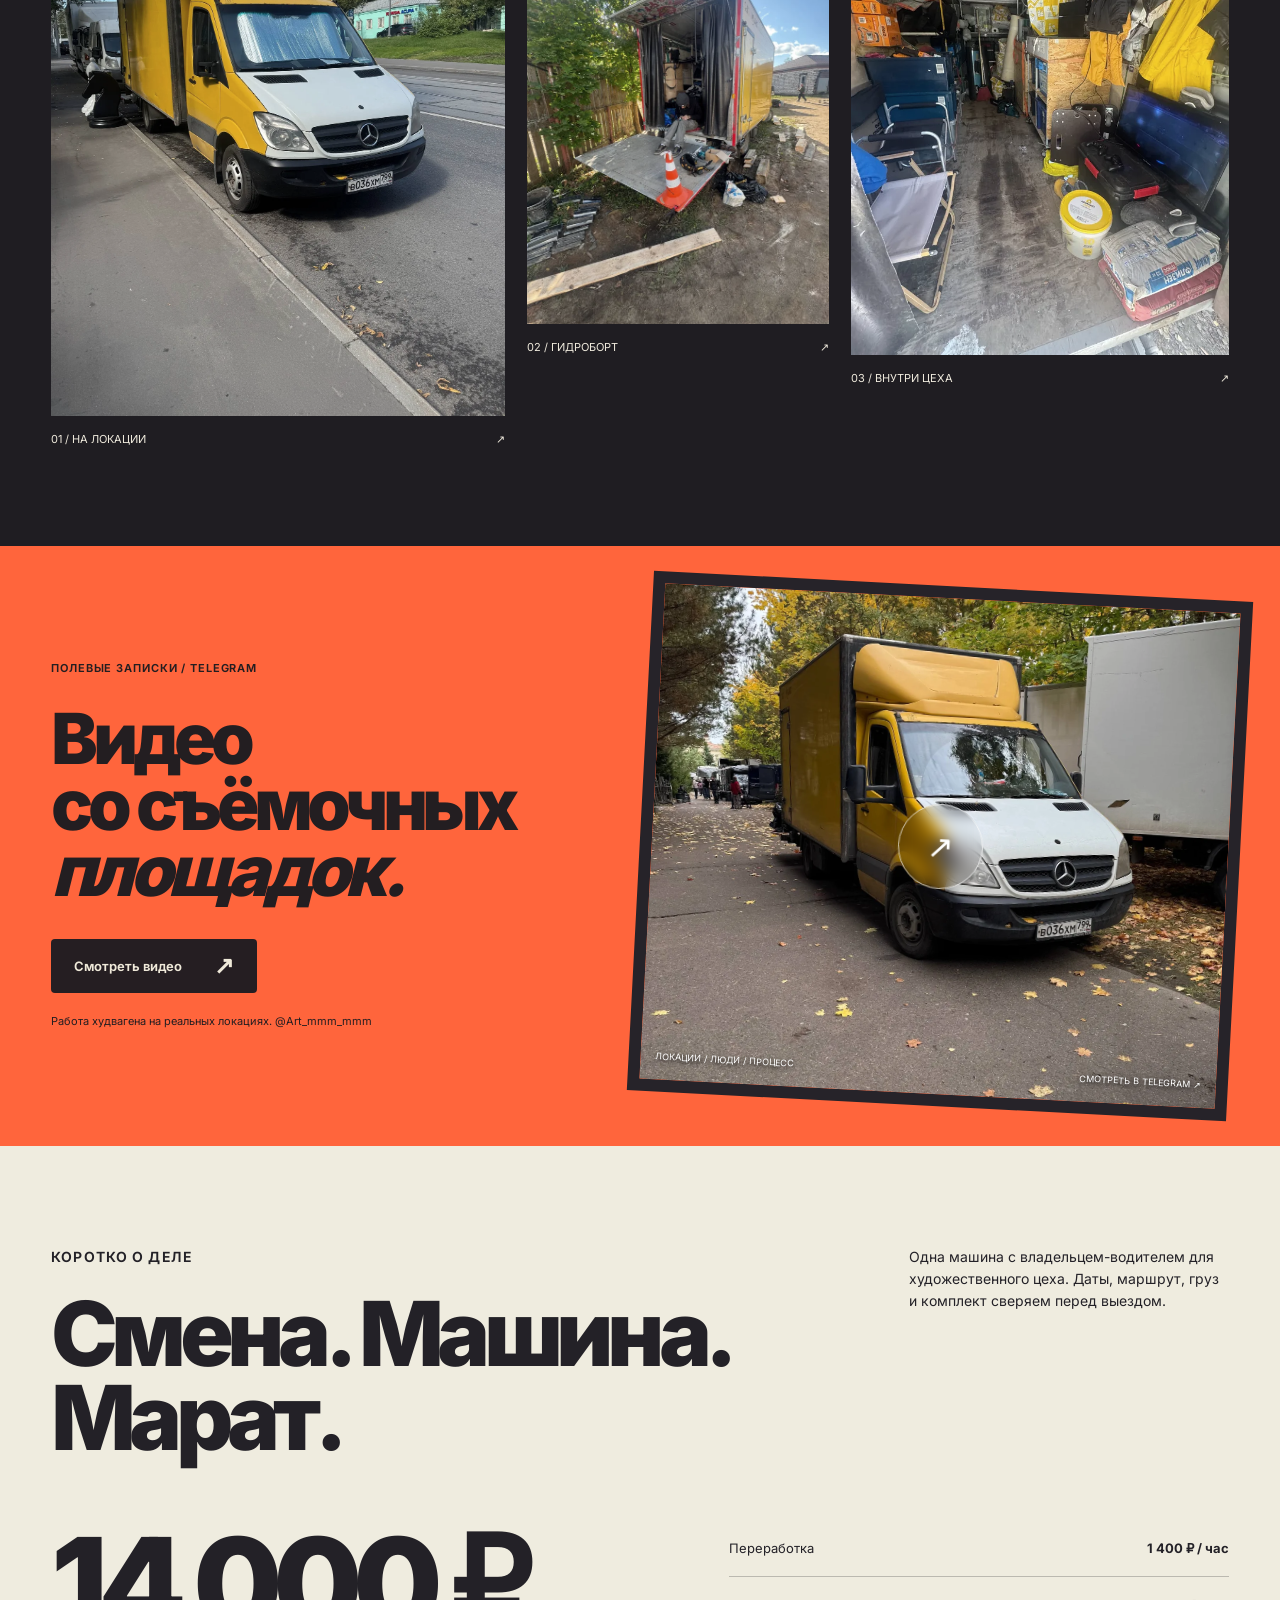
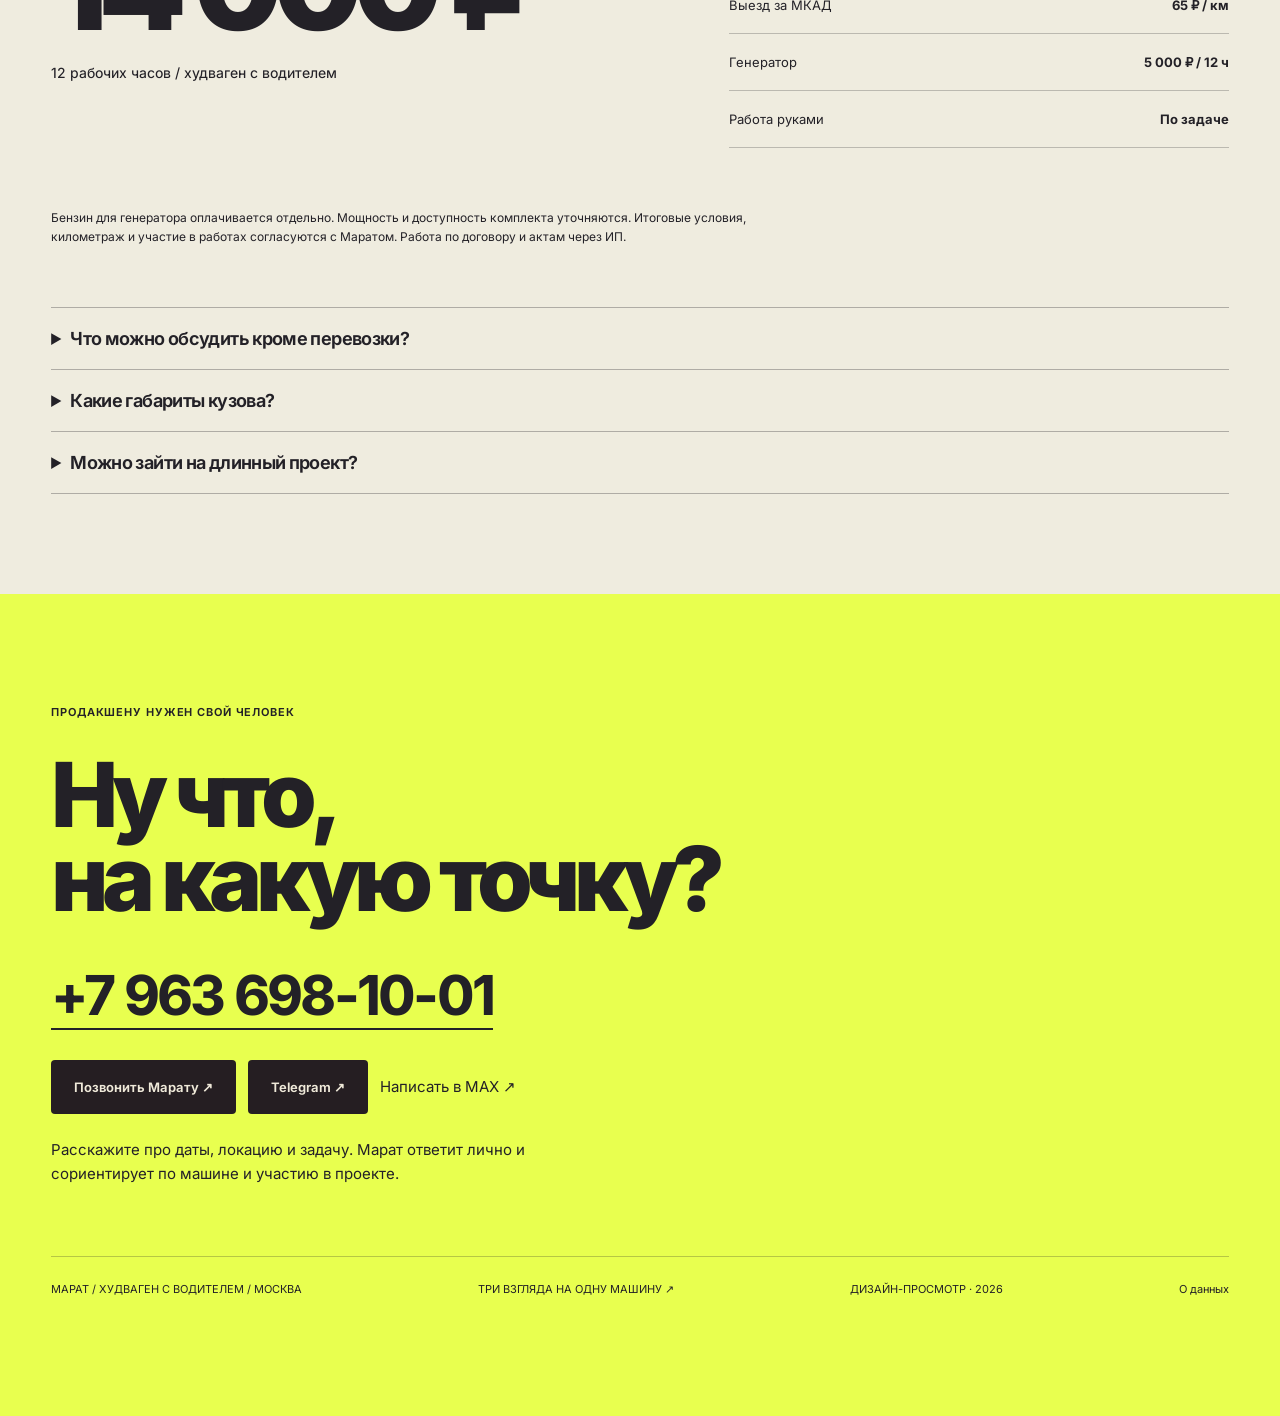
<file: concepts/concept-a/index.html>
<!doctype html><html lang="ru"><head><meta charset="utf-8"><meta name="viewport" content="width=device-width, initial-scale=1"><meta name="theme-color" content="#efe9d9"><meta name="robots" content="noindex, nofollow"><title>A / За кадром. В деле / Марат · Худваген</title><meta name="description" content="Худваген Mercedes Sprinter с владельцем-водителем. Москва. Марат: +7 963 698-10-01."><link rel="icon" href="../../site-final/assets/mark.svg?v=truck1" type="image/svg+xml"><link rel="stylesheet" href="../shared/experience.css"><script>document.documentElement.classList.add('js');</script></head><body class="experience-a"><a class="skip" href="#main">К содержанию</a><header class="topbar"><a class="brand" href="../"><span class="brand-symbol" aria-hidden="true">м.</span><span><b>МАРАТ</b><small>ХУДВАГЕН · МОСКВА</small></span></a><nav aria-label="Основное меню"><a class="nav-section" href="#real">Машина</a><a class="nav-section" href="#channel">Видео с точек ↗</a><a class="top-phone" href="tel:+79636981001">+7 963 698-10-01</a><a class="nav-date" href="#contact">На связи ↗</a></nav></header><main id="main"><section class="a-hero"><div class="a-kicker"><p class="eyebrow">МОСКВА / ХУДВАГЕН С ВОДИТЕЛЕМ</p><span class="micro">ДО ТОГО КАК СКАЖУТ «МОТОР»</span></div><h1 class="a-title">ЗА КАДРОМ.<span>в деле.</span></h1><div class="a-collage"><figure class="a-photo one"><img src="../../site-final/assets/van-city-1280.webp" width="1280" height="1707" alt="Жёлтый худваген Марата"><figcaption><span>ГЛАВНЫЙ ГЕРОЙ</span><span>01 / EXT.</span></figcaption></figure><figure class="a-photo two"><img src="../../site-final/assets/interior-640.webp" width="640" height="853" alt="Рабочее пространство внутри кузова"><figcaption><span>ВНУТРЕННИЙ МИР</span><span>02 / INT.</span></figcaption></figure><div class="a-tape">РЕКВИЗИТ. РУКИ. МАРАТ. ХУДВАГЕН. ↗</div><div class="a-ticket">ВСЁ НАЧИНАЕТСЯ<br>НЕ С КАМЕРЫ.<br>С ЗАГРУЗКИ.</div></div><div class="a-hero-footer"><p>Тот самый жёлтый Sprinter.<br>Марат за рулём. Художественный цех в кузове. Ваша история впереди.</p><a class="btn" href="#contact">Обсудим съёмку <span class="arrow">↗</span></a><button class="clapper-button" type="button" id="motor">МОТОР!</button></div></section><div class="a-strip-wrap"><div class="a-marquee" aria-hidden="true"><div>ЗАГРУЗИЛИ. ПРИЕХАЛИ. СОБРАЛИ. МОТОР. ↗ ЗАГРУЗИЛИ. ПРИЕХАЛИ.</div></div></div><section class="a-edit" id="edit"><div class="section-head"><h2>У каждой смены<br>свой монтаж.</h2><p>Четыре кадра работы.<br>Листай, как на монтажном столе.<br>Или нажми на нужный эпизод.</p></div><div class="edit-deck"><figure class="edit-image"><img id="edit-photo" src="../../site-final/assets/van-city-1280.webp" width="1280" height="1707" alt="Машина на локации"></figure><div class="edit-text"><span class="edit-counter">01 / 04</span><h3 id="edit-title">Встречайте.<br>Наш транспорт.</h3><p id="edit-description">Mercedes Sprinter. Одна машина и её владелец. Без диспетчерской цепочки.</p><div class="edit-nav"><button type="button" data-edit-prev aria-label="Предыдущий кадр">←</button><button type="button" data-edit-next aria-label="Следующий кадр">→</button></div></div></div><div class="edit-timeline" role="group" aria-label="Кадры рабочего дня"><button type="button" data-edit="0" aria-pressed="true">01 / ПРИЕХАЛИ</button><button type="button" data-edit="1" aria-pressed="false">02 / ОТКРЫЛИ</button><button type="button" data-edit="2" aria-pressed="false">03 / РАЗЛОЖИЛИ</button><button type="button" data-edit="3" aria-pressed="false">04 / В РАБОТЕ</button></div></section><div class="a-shutter" aria-hidden="true">МОТОР!</div><section class="real-photos" id="real"><div class="section-head reveal"><div><p class="eyebrow">БЕЗ ДЕКОРАЦИЙ / НАСТОЯЩАЯ МАШИНА</p><h2 style="margin-top:24px">А вот и<br>главный герой.</h2></div><p>Mercedes Sprinter.<br>Жёлтый кузов, задняя погрузка, гидроборт. За рулём и на связи - сам Марат.</p></div><div class="photo-grid"><figure class="reveal"><img src="../../site-final/assets/van-city-640.webp" srcset="../../site-final/assets/van-city-640.webp 640w, ../../site-final/assets/van-city-1280.webp 1280w" sizes="(max-width:700px) 50vw,33vw" width="640" height="853" loading="lazy" alt="Жёлтый Mercedes Sprinter Марата на улице"><figcaption><span>01 / НА ЛОКАЦИИ</span><span>↗</span></figcaption></figure><figure class="reveal"><img src="../../site-final/assets/tail-lift-640.webp" srcset="../../site-final/assets/tail-lift-640.webp 640w, ../../site-final/assets/tail-lift-1280.webp 1280w" sizes="(max-width:700px) 50vw,33vw" width="640" height="853" loading="lazy" alt="Открытый кузов с опущенной погрузочной платформой"><figcaption><span>02 / ГИДРОБОРТ</span><span>↗</span></figcaption></figure><figure class="reveal"><img src="../../site-final/assets/interior-640.webp" srcset="../../site-final/assets/interior-640.webp 640w, ../../site-final/assets/interior-1280.webp 1280w" sizes="(max-width:700px) 50vw,33vw" width="640" height="853" loading="lazy" alt="Стеллажи и рабочая организация внутри кузова"><figcaption><span>03 / ВНУТРИ ЦЕХА</span><span>↗</span></figcaption></figure></div></section><section class="channel" id="channel"><div class="channel-copy reveal"><p class="eyebrow">ПОЛЕВЫЕ ЗАПИСКИ / TELEGRAM</p><h2>Видео<br>со съёмочных<br><em>площадок.</em></h2><a class="btn" href="https://t.me/Art_mmm_mmm" target="_blank" rel="noopener noreferrer">Смотреть видео <span class="arrow">↗</span></a><p class="caption">Работа худвагена на реальных локациях. @Art_mmm_mmm</p></div><a class="channel-photo" href="https://t.me/Art_mmm_mmm" target="_blank" rel="noopener noreferrer" aria-label="Смотреть видео с точек в Telegram-канале Марата"><img src="../../site-final/assets/van-autumn-1280.webp" width="1280" height="1707" loading="lazy" alt="Худваген Марата на осенней локации"><div class="play"><span aria-hidden="true">↗</span></div><div class="channel-photo-label"><span>ЛОКАЦИИ / ЛЮДИ / ПРОЦЕСС</span><span>СМОТРЕТЬ В TELEGRAM ↗</span></div></a></section><section class="details-section" id="terms"><div class="section-head reveal"><div><p class="eyebrow">КОРОТКО О ДЕЛЕ</p><h2 style="margin-top:24px">Смена. Машина.<br>Марат.</h2></div><p>Одна машина с владельцем-водителем для художественного цеха. Даты, маршрут, груз и комплект сверяем перед выездом.</p></div><div class="rates"><div class="base-rate">14 000 ₽<small>12 рабочих часов / худваген с водителем</small></div><div class="rate-rows"><div><span>Переработка</span><b>1 400 ₽ / час</b></div><div><span>Выезд за МКАД</span><b>65 ₽ / км</b></div><div><span>Генератор</span><b>5 000 ₽ / 12 ч</b></div><div><span>Работа руками</span><b>По задаче</b></div></div></div><p class="fine">Бензин для генератора оплачивается отдельно. Мощность и доступность комплекта уточняются. Итоговые условия, километраж и участие в работах согласуются с Маратом. Работа по договору и актам через ИП.</p><div class="faq"><details><summary>Что можно обсудить кроме перевозки?</summary><p>Согласованную сборку, деревянные каркасы и подиумы, обшивку тканью или пластиком. Объём помощи, время и оплату определяем отдельно под задачу.</p></details><details><summary>Какие габариты кузова?</summary><p>Ориентир по данным владельца: 4,2 × 2,2 × 2,2 м. Точные размеры, допустимый вес и возможность перевозки конкретного груза нужно проверить с Маратом до заказа.</p></details><details><summary>Можно зайти на длинный проект?</summary><p>Да, можно обсудить проект на 2-3 месяца. Свободные даты и условия участия Марат подтвердит лично.</p></details></div></section><section class="contact-section" id="contact"><p class="eyebrow">ПРОДАКШЕНУ НУЖЕН СВОЙ ЧЕЛОВЕК</p><h2>Ну что,<br>на какую точку?</h2><a class="contact-number" href="tel:+79636981001">+7 963 698-10-01</a><div class="contact-links"><a class="btn" href="tel:+79636981001">Позвонить Марату ↗</a><a class="btn" href="https://t.me/+79636981001" target="_blank" rel="noopener noreferrer">Telegram ↗</a><a href="https://max.ru/u/f9LHodD0cOJyWwkVK0IOzBzi9cnYJhqR4KUHkZVEpKO9ZInxwAOQDD3dlvk" target="_blank" rel="noopener noreferrer">Написать в MAX ↗</a></div><p class="context">Расскажите про даты, локацию и задачу. Марат ответит лично и сориентирует по машине и участию в проекте.</p><div class="footer-note"><span>МАРАТ / ХУДВАГЕН С ВОДИТЕЛЕМ / МОСКВА</span><a href="../">ТРИ ВЗГЛЯДА НА ОДНУ МАШИНУ ↗</a><span>ДИЗАЙН-ПРОСМОТР · 2026</span><a href="../../site-final/privacy.html">О данных</a></div></section></main><nav class="concept-switch" aria-label="Дизайн-концепции"><a class="switch-home" href="../">ВСЕ ↗</a><a href="../concept-a/" aria-label="Вариант A" aria-current="page">A</a><a href="../concept-b/" aria-label="Вариант B">B</a><a href="../concept-c/" aria-label="Вариант C">C</a></nav><nav class="contact-dock" aria-label="Связаться с Маратом"><a class="dock-call" href="tel:+79636981001" aria-label="Позвонить Марату: +7 963 698-10-01">↗ <span class="phone-word">Позвонить</span><span class="mobile-word">Звонок</span></a><a href="https://t.me/+79636981001" target="_blank" rel="noopener noreferrer">Telegram</a><a href="https://max.ru/u/f9LHodD0cOJyWwkVK0IOzBzi9cnYJhqR4KUHkZVEpKO9ZInxwAOQDD3dlvk" target="_blank" rel="noopener noreferrer" aria-label="Написать Марату в MAX">MAX</a></nav><script src="../shared/experience.js" defer></script><noscript><style>.edit-nav,.edit-timeline,.clapper-button,.b-stops{display:none}.map-node{pointer-events:none}</style></noscript><script src="../../site-final/consent-metrika.js?v=20261015" defer></script></body></html>
</file>
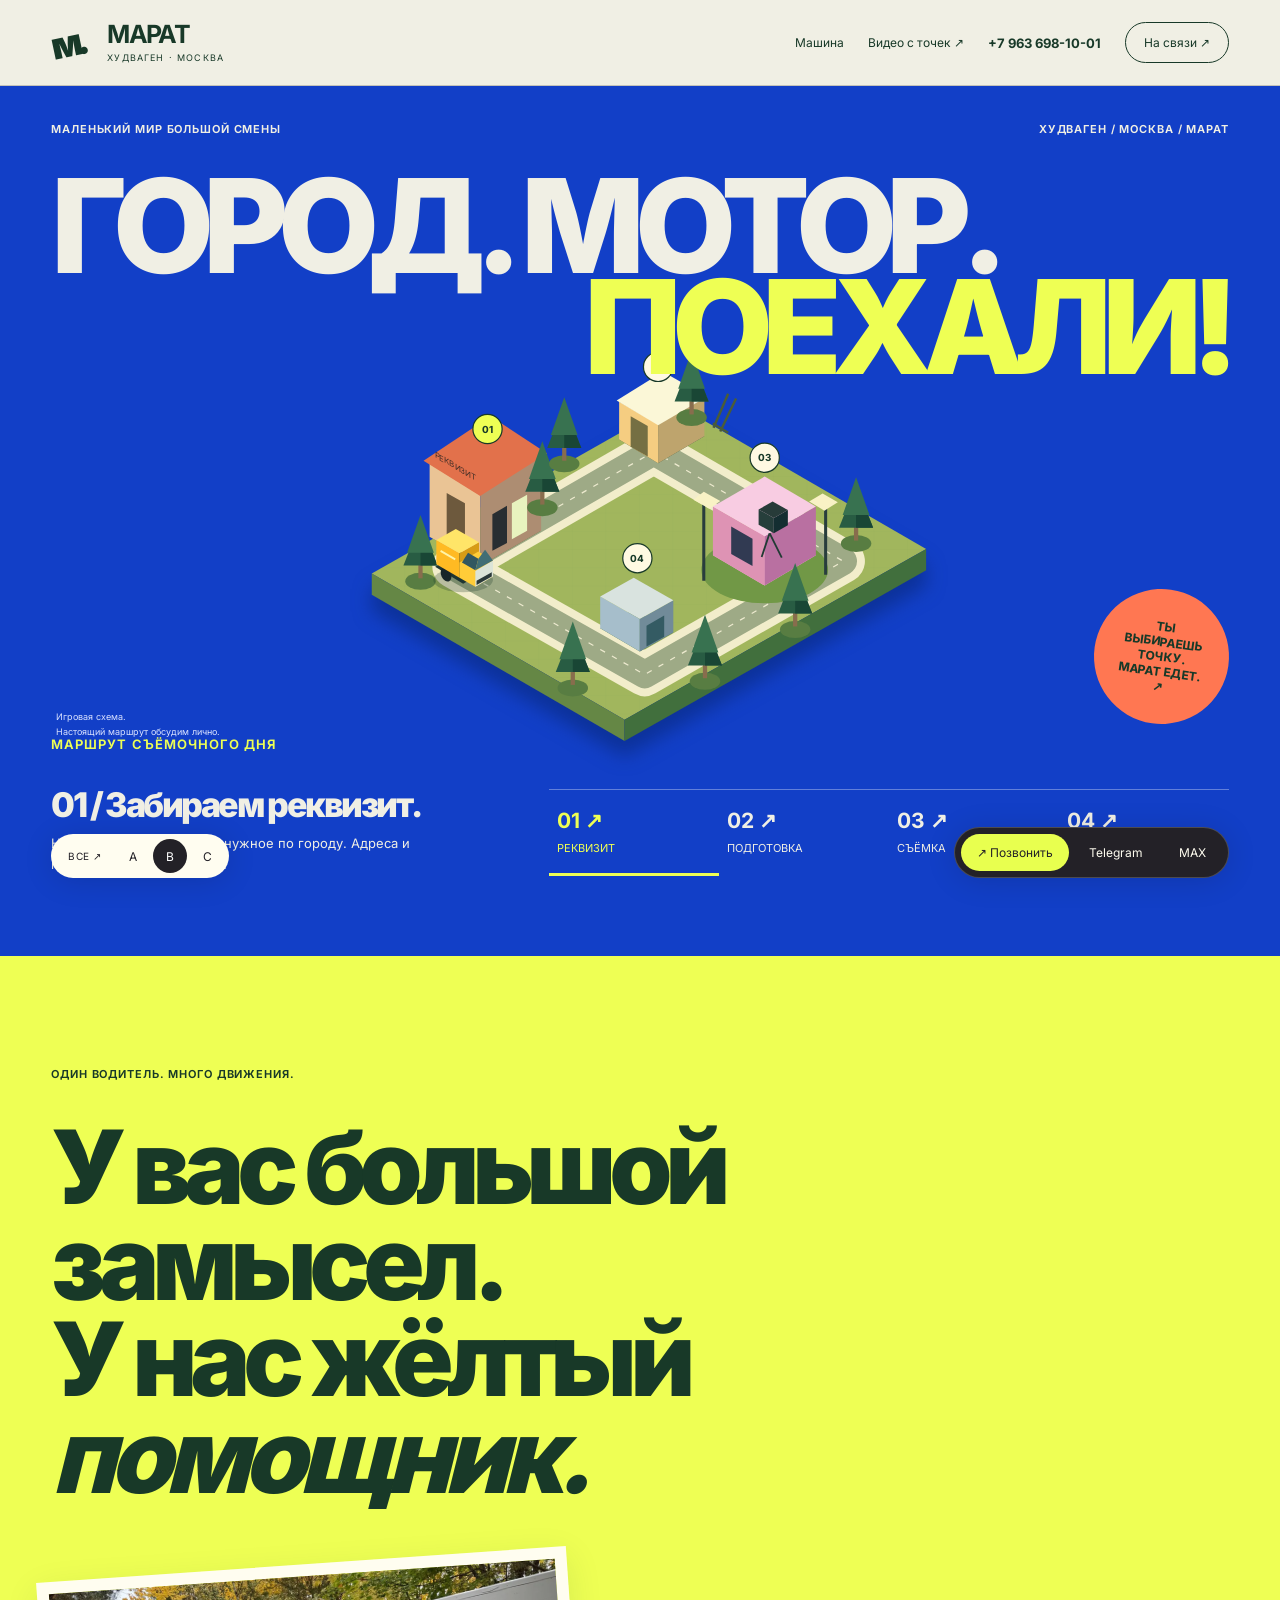
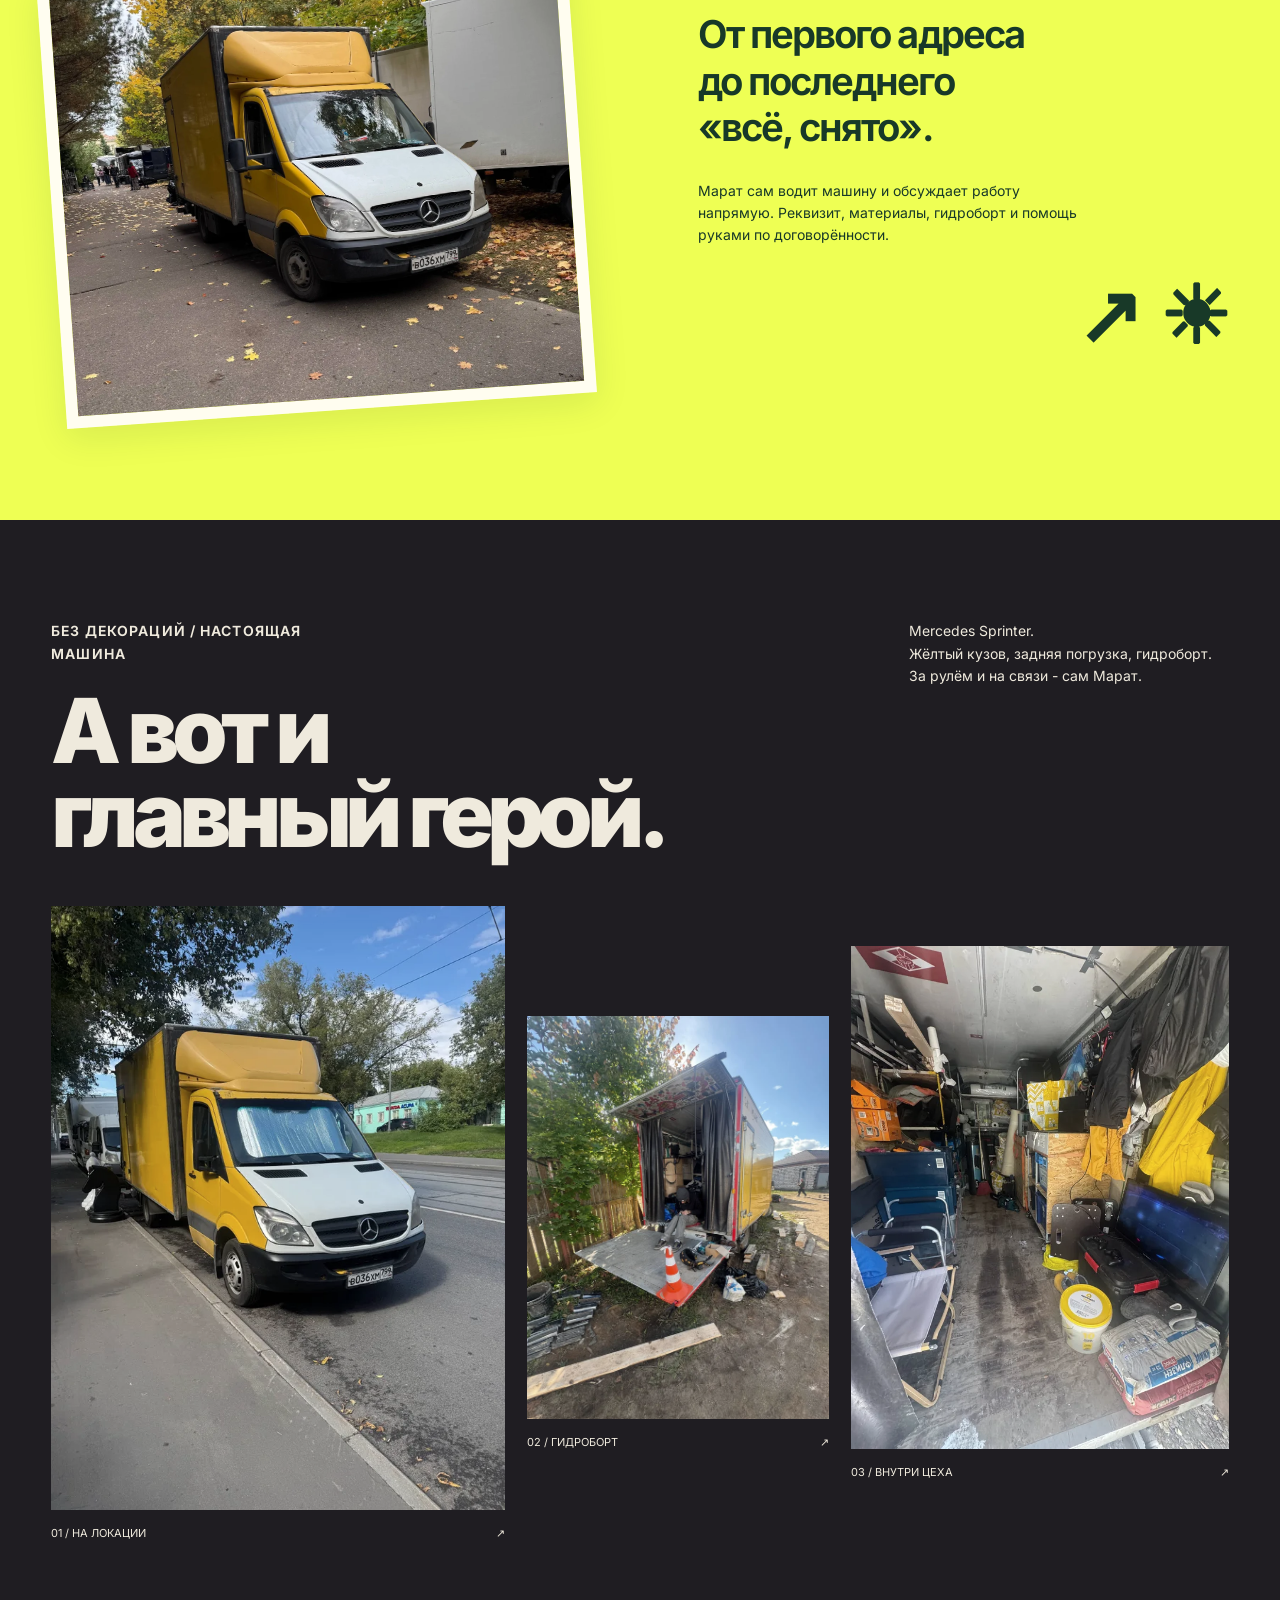
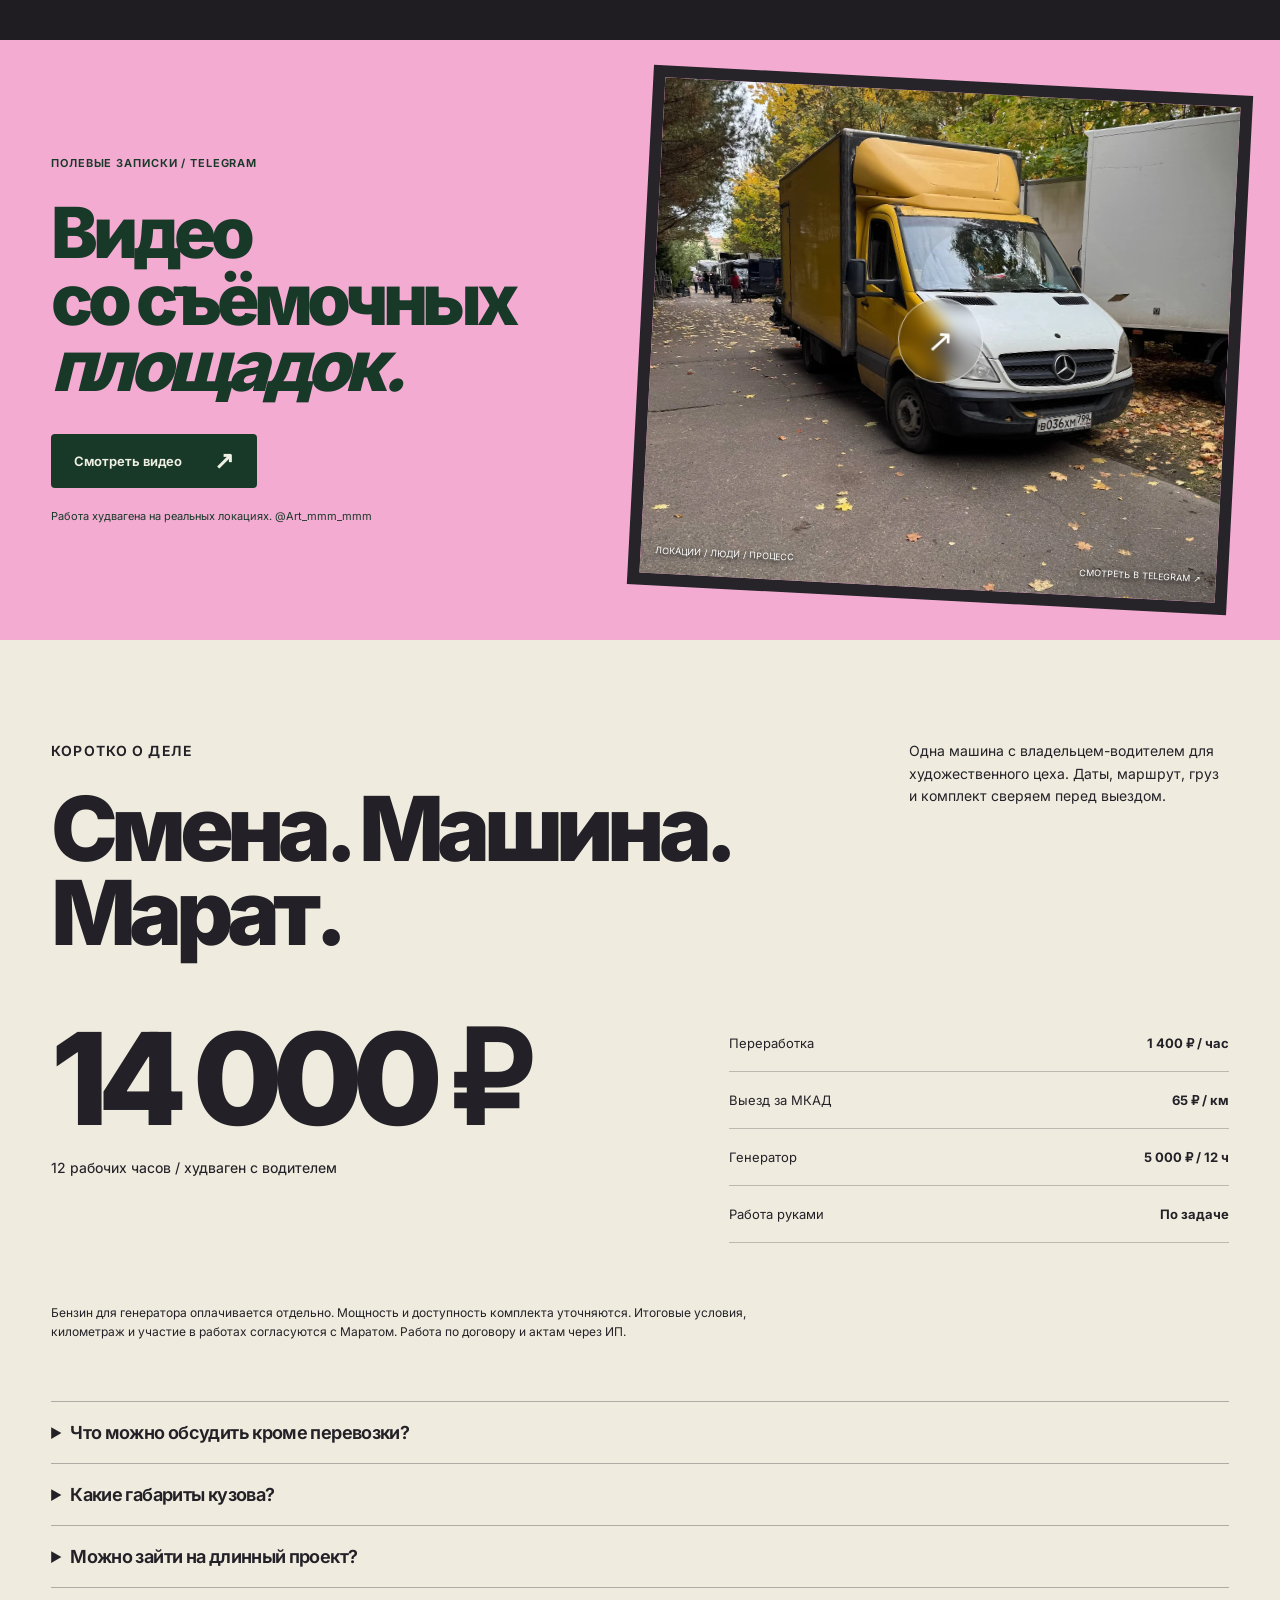
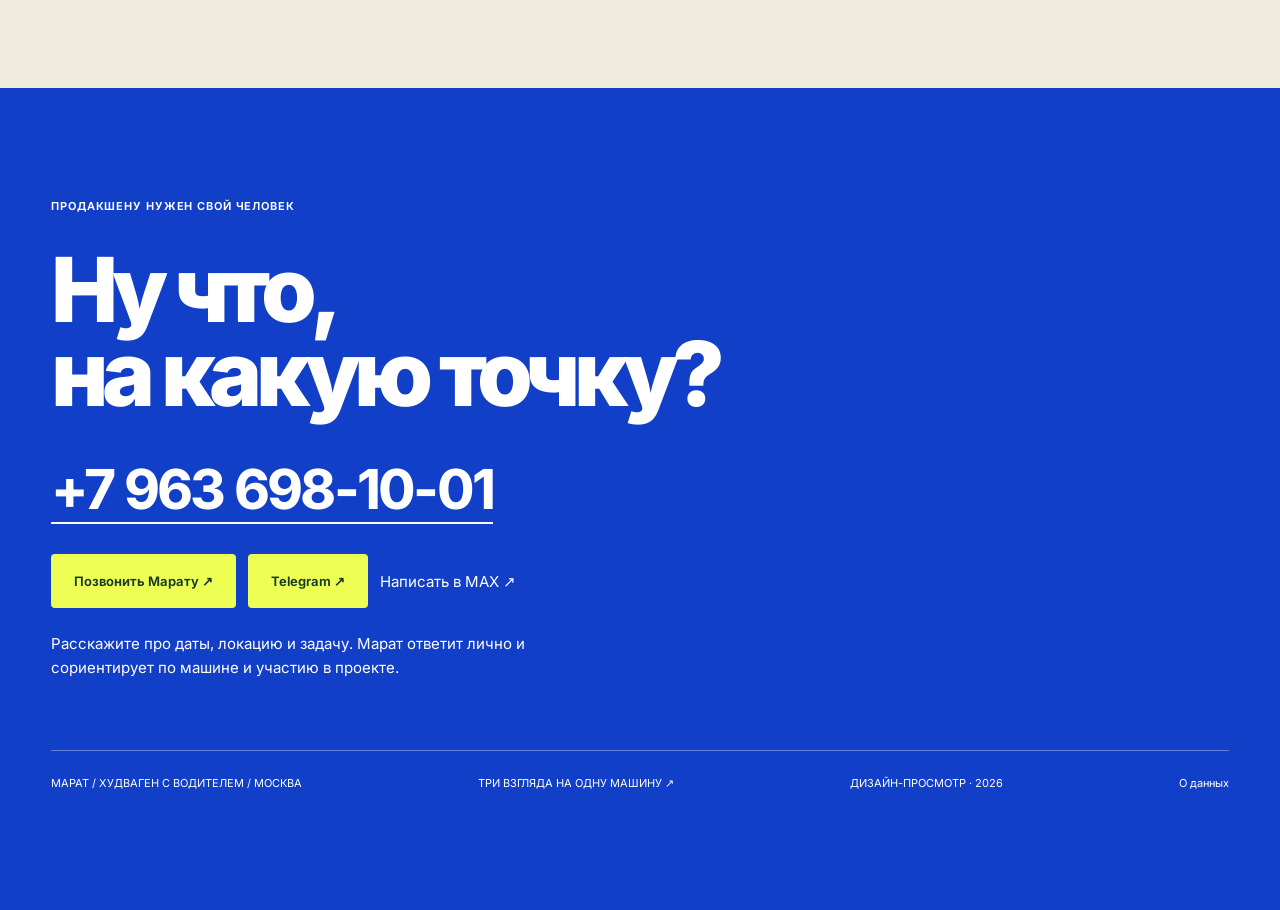
<file: concepts/concept-b/index.html>
<!doctype html><html lang="ru"><head><meta charset="utf-8"><meta name="viewport" content="width=device-width, initial-scale=1"><meta name="theme-color" content="#123fc7"><meta name="robots" content="noindex, nofollow"><title>B / Город. Мотор. Поехали / Марат · Худваген</title><meta name="description" content="Худваген Mercedes Sprinter с владельцем-водителем. Москва. Марат: +7 963 698-10-01."><link rel="icon" href="../../site-final/assets/mark.svg?v=truck1" type="image/svg+xml"><link rel="stylesheet" href="../shared/experience.css"><script>document.documentElement.classList.add('js');</script></head><body class="experience-b"><a class="skip" href="#main">К содержанию</a><header class="topbar"><a class="brand" href="../"><span class="brand-symbol" aria-hidden="true">м.</span><span><b>МАРАТ</b><small>ХУДВАГЕН · МОСКВА</small></span></a><nav aria-label="Основное меню"><a class="nav-section" href="#real">Машина</a><a class="nav-section" href="#channel">Видео с точек ↗</a><a class="top-phone" href="tel:+79636981001">+7 963 698-10-01</a><a class="nav-date" href="#contact">На связи ↗</a></nav></header><main id="main"><section class="b-hero"><p class="eyebrow"><span>МАЛЕНЬКИЙ МИР БОЛЬШОЙ СМЕНЫ</span><span>ХУДВАГЕН / МОСКВА / МАРАТ</span></p><h1 class="b-title">ГОРОД. МОТОР.<span>ПОЕХАЛИ!</span></h1><div class="map-stage"><svg viewBox="0 0 1100 650" role="img" aria-labelledby="map-title map-desc"><title id="map-title">Маленький мир большого съёмочного дня</title><desc id="map-desc">Условная игровая карта. Кнопками под ней можно отправить фургон к реквизиту, на подготовку, на съёмку и на возврат.</desc><defs><pattern id="map-grid" width="55" height="30" patternUnits="userSpaceOnUse"><path d="M0 0H55V30" stroke="#96ad56" fill="none" stroke-width=".5"/></pattern></defs><g class="map-floor"><path d="M110 370L605 90 1020 330 525 610Z" fill="#a1b65d"/><path d="M110 370V405L525 645V610Z" fill="#658745"/><path d="M525 610V645L1020 365V330Z" fill="#416f3d"/><path d="M110 370L605 90 1020 330 525 610Z" fill="url(#map-grid)"/></g><path d="M245 359L573 170 884 350 558 536Z" fill="none" stroke="#f2edcb" stroke-width="71" stroke-linejoin="round"/><path d="M245 359L573 170 884 350 558 536Z" fill="none" stroke="#9eaa86" stroke-width="45" stroke-linejoin="round"/><path d="M245 359L573 170 884 350 558 536Z" fill="none" stroke="#edeacf" stroke-width="2" stroke-dasharray="9 13" stroke-linejoin="round"/>
<g transform="translate(300 290)"><path d="M-95 20L5 -38 88 10 -12 68Z" fill="#547c3e"/><path d="M-95 20V-105L-12 -57V68Z" fill="#eac495"/><path d="M-12 68V-57L88 -115V10Z" fill="#ad8d72"/><path d="M-95 -105L5 -163 88 -115 -12 -57Z" fill="#fff1cd"/><path d="M-105 -105L5 -178 98 -117 -12 -47Z" fill="#e2714b"/><path d="M-67 19V-52L-37 -35V36Z" fill="#6d593d"/><path d="M8 43V-17L32 -31V30Z" fill="#282e32"/><path d="M40 24V-35L65 -49V10Z" fill="#e8f3be"/><text x="-87" y="-61" fill="#442f27" font-size="13" transform="skewY(30)">РЕКВИЗИТ</text></g>
<g transform="translate(580 170)"><path d="M-64 -20L11 -63 76 -25 0 19Z" fill="#355f43"/><path d="M-64 -20V-82L0 -45V19Z" fill="#f5cd81"/><path d="M0 19V-45L76 -88V-25Z" fill="#bea46d"/><path d="M-68 -84L8 -131 80 -90 0 -43Z" fill="#fbf7d7"/><path d="M-45 -8V-58L-17 -42V8Z" fill="#756f43"/><g stroke="#4a5c38" stroke-width="4"><path d="M91 -39L115 -95M102 -33L128 -87M90 -46L115 -31"/></g></g>
<g transform="translate(755 332)"><ellipse cx="0" cy="32" rx="104" ry="55" fill="#719846"/><path d="M-85 8L0 -41 84 8 0 58Z" fill="#f6b2d3"/><path d="M-85 8V-72L0 -23V58Z" fill="#de93b4"/><path d="M0 58V-23L84 -72V8Z" fill="#b970a1"/><path d="M-85 -72L0 -121 84 -72 0 -23Z" fill="#f8cce2"/><path d="M-55 -39V6L-20 26V-19Z" fill="#313a52"/><path d="M-100 -80V50M100 -80V40" stroke="#283d3d" stroke-width="5"/><path d="M-117 -83L-100 -96 -73 -81 -91 -68Z M73 -80L95 -93 120 -79 98 -65Z" fill="#f9f2c5"/><g transform="translate(0 -15)"><path d="M-10 -52L13 -65 38 -51 15 -38Z" fill="#273b39"/><path d="M-10 -52V-27L15 -13V-38Z" fill="#263e3b"/><path d="M15 -13V-38L38 -51V-26Z" fill="#142e31"/><path d="M8 -13L-5 26M8 -13L28 27" stroke="#213b34" stroke-width="3"/></g></g>
<g transform="translate(545 460)"><path d="M-60 0L-5 -31 60 7 5 38Z" fill="#48763b"/><path d="M-60 0V-52L5 -15V38Z" fill="#a6becb"/><path d="M5 38V-15L60 -46V7Z" fill="#718b99"/><path d="M-60 -52L-5 -83 60 -46 5 -15Z" fill="#d9e3df"/><path d="M16 30V-4L45 -21V14Z" fill="#345b63"/></g>
<g transform="translate(190 373)"><ellipse cy="10" rx="25" ry="14" fill="#587d42"/><path d="M0 5V-35" stroke="#886d4d" stroke-width="7"/><path d="M-28 -16L0 -87 28 -16Z" fill="#285c43"/><path d="M0 -87L0 -16H28Z" fill="#194635"/><path d="M-22 -37L0 -99 22 -37Z" fill="#387250"/></g><g transform="translate(390 252)"><ellipse cy="10" rx="25" ry="14" fill="#587d42"/><path d="M0 5V-35" stroke="#886d4d" stroke-width="7"/><path d="M-28 -16L0 -87 28 -16Z" fill="#285c43"/><path d="M0 -87L0 -16H28Z" fill="#194635"/><path d="M-22 -37L0 -99 22 -37Z" fill="#387250"/></g><g transform="translate(426 180)"><ellipse cy="10" rx="25" ry="14" fill="#587d42"/><path d="M0 5V-35" stroke="#886d4d" stroke-width="7"/><path d="M-28 -16L0 -87 28 -16Z" fill="#285c43"/><path d="M0 -87L0 -16H28Z" fill="#194635"/><path d="M-22 -37L0 -99 22 -37Z" fill="#387250"/></g><g transform="translate(635 104)"><ellipse cy="10" rx="25" ry="14" fill="#587d42"/><path d="M0 5V-35" stroke="#886d4d" stroke-width="7"/><path d="M-28 -16L0 -87 28 -16Z" fill="#285c43"/><path d="M0 -87L0 -16H28Z" fill="#194635"/><path d="M-22 -37L0 -99 22 -37Z" fill="#387250"/></g><g transform="translate(905 311)"><ellipse cy="10" rx="25" ry="14" fill="#587d42"/><path d="M0 5V-35" stroke="#886d4d" stroke-width="7"/><path d="M-28 -16L0 -87 28 -16Z" fill="#285c43"/><path d="M0 -87L0 -16H28Z" fill="#194635"/><path d="M-22 -37L0 -99 22 -37Z" fill="#387250"/></g><g transform="translate(805 452)"><ellipse cy="10" rx="25" ry="14" fill="#587d42"/><path d="M0 5V-35" stroke="#886d4d" stroke-width="7"/><path d="M-28 -16L0 -87 28 -16Z" fill="#285c43"/><path d="M0 -87L0 -16H28Z" fill="#194635"/><path d="M-22 -37L0 -99 22 -37Z" fill="#387250"/></g><g transform="translate(657 537)"><ellipse cy="10" rx="25" ry="14" fill="#587d42"/><path d="M0 5V-35" stroke="#886d4d" stroke-width="7"/><path d="M-28 -16L0 -87 28 -16Z" fill="#285c43"/><path d="M0 -87L0 -16H28Z" fill="#194635"/><path d="M-22 -37L0 -99 22 -37Z" fill="#387250"/></g><g transform="translate(440 548)"><ellipse cy="10" rx="25" ry="14" fill="#587d42"/><path d="M0 5V-35" stroke="#886d4d" stroke-width="7"/><path d="M-28 -16L0 -87 28 -16Z" fill="#285c43"/><path d="M0 -87L0 -16H28Z" fill="#194635"/><path d="M-22 -37L0 -99 22 -37Z" fill="#387250"/></g><g id="map-van" class="map-van" transform="translate(260 390)"><g class="van-body"><ellipse cx="0" cy="11" rx="49" ry="20" fill="#1d392c44"/><path d="M-46 -11L-4 -35 43 -8 0 17Z" fill="#1e3532"/><ellipse cx="-28" cy="2" rx="8" ry="12" fill="#172629" transform="rotate(-25 -28 2)"/><ellipse cx="19" cy="8" rx="8" ry="12" fill="#172629" transform="rotate(-25 19 8)"/><path d="M-44 -15V-55L-6 -33V7Z" fill="#ffba23"/><path d="M-6 7V-33L26 -51V-12Z" fill="#d79c15"/><path d="M-44 -55L-12 -73 26 -51 -6 -33Z" fill="#ffe568"/><path d="M-6 7L20 22 49 5V-21L25 -36 -6 -18Z" fill="#ffcc38"/><path d="M20 22V-4L49 -21V5Z" fill="#dce4d7"/><path d="M-2 -18L20 -5 25 -24 8 -34Z" fill="#325760"/><path d="M20 -5L49 -21 36 -39 25 -24Z" fill="#416e75"/><path d="M22 12L47 -2V5L22 19Z" fill="#2b3938"/><path d="M-37 -37L-13 -23" stroke="#fff4a7" stroke-width="3"/></g></g><g class="map-node" role="button" tabindex="0" data-stop="0" aria-label="Точка 1: реквизит" aria-pressed="true" transform="translate(300 133)"><circle r="24" fill="#fff9e2" stroke="#183928" stroke-width="2"/><text y="6" text-anchor="middle" fill="#183928">01</text></g><g class="map-node" role="button" tabindex="0" data-stop="1" aria-label="Точка 2: подготовка" aria-pressed="false" transform="translate(580 31)"><circle r="24" fill="#fff9e2" stroke="#183928" stroke-width="2"/><text y="6" text-anchor="middle" fill="#183928">02</text></g><g class="map-node" role="button" tabindex="0" data-stop="2" aria-label="Точка 3: съёмка" aria-pressed="false" transform="translate(755 180)"><circle r="24" fill="#fff9e2" stroke="#183928" stroke-width="2"/><text y="6" text-anchor="middle" fill="#183928">03</text></g><g class="map-node" role="button" tabindex="0" data-stop="3" aria-label="Точка 4: возврат" aria-pressed="false" transform="translate(546 345)"><circle r="24" fill="#fff9e2" stroke="#183928" stroke-width="2"/><text y="6" text-anchor="middle" fill="#183928">04</text></g></svg><span class="b-map-caption">ТЫ ВЫБИРАЕШЬ<br>ТОЧКУ.<br>МАРАТ ЕДЕТ. ↗</span><p class="map-disclaimer">Игровая схема.<br>Настоящий маршрут обсудим лично.</p></div><div class="b-controls"><div class="b-status" aria-live="polite"><p class="eyebrow">МАРШРУТ СЪЁМОЧНОГО ДНЯ</p><h2 id="map-status-title">01 / Забираем реквизит.</h2><p id="map-status-copy">Начало истории - собрать нужное по городу. Адреса и график согласуем заранее.</p></div><div class="b-stops" role="group" aria-label="Отправить худваген на точку"><button type="button" data-stop="0" aria-pressed="true"><b>01 ↗</b>РЕКВИЗИТ</button><button type="button" data-stop="1" aria-pressed="false"><b>02 ↗</b>ПОДГОТОВКА</button><button type="button" data-stop="2" aria-pressed="false"><b>03 ↗</b>СЪЁМКА</button><button type="button" data-stop="3" aria-pressed="false"><b>04 ↗</b>ВОЗВРАТ</button></div></div></section><section class="b-main"><p class="eyebrow" style="margin-bottom:35px">ОДИН ВОДИТЕЛЬ. МНОГО ДВИЖЕНИЯ.</p><h2 class="reveal">У вас большой<br>замысел.<br>У нас жёлтый<br><em>помощник.</em></h2><div class="b-story-grid"><figure class="b-photo"><img src="../../site-final/assets/van-autumn-1280.webp" width="1280" height="1707" loading="lazy" alt="Жёлтый Sprinter на осенней локации"></figure><div class="b-statement">От первого адреса<br>до последнего<br>«всё, снято».<p>Марат сам водит машину и обсуждает работу напрямую. Реквизит, материалы, гидроборт и помощь руками по договорённости.</p><div class="b-bubble" aria-hidden="true">↗ ☀</div></div></div></section><section class="real-photos" id="real"><div class="section-head reveal"><div><p class="eyebrow">БЕЗ ДЕКОРАЦИЙ / НАСТОЯЩАЯ МАШИНА</p><h2 style="margin-top:24px">А вот и<br>главный герой.</h2></div><p>Mercedes Sprinter.<br>Жёлтый кузов, задняя погрузка, гидроборт. За рулём и на связи - сам Марат.</p></div><div class="photo-grid"><figure class="reveal"><img src="../../site-final/assets/van-city-640.webp" srcset="../../site-final/assets/van-city-640.webp 640w, ../../site-final/assets/van-city-1280.webp 1280w" sizes="(max-width:700px) 50vw,33vw" width="640" height="853" loading="lazy" alt="Жёлтый Mercedes Sprinter Марата на улице"><figcaption><span>01 / НА ЛОКАЦИИ</span><span>↗</span></figcaption></figure><figure class="reveal"><img src="../../site-final/assets/tail-lift-640.webp" srcset="../../site-final/assets/tail-lift-640.webp 640w, ../../site-final/assets/tail-lift-1280.webp 1280w" sizes="(max-width:700px) 50vw,33vw" width="640" height="853" loading="lazy" alt="Открытый кузов с опущенной погрузочной платформой"><figcaption><span>02 / ГИДРОБОРТ</span><span>↗</span></figcaption></figure><figure class="reveal"><img src="../../site-final/assets/interior-640.webp" srcset="../../site-final/assets/interior-640.webp 640w, ../../site-final/assets/interior-1280.webp 1280w" sizes="(max-width:700px) 50vw,33vw" width="640" height="853" loading="lazy" alt="Стеллажи и рабочая организация внутри кузова"><figcaption><span>03 / ВНУТРИ ЦЕХА</span><span>↗</span></figcaption></figure></div></section><section class="channel" id="channel"><div class="channel-copy reveal"><p class="eyebrow">ПОЛЕВЫЕ ЗАПИСКИ / TELEGRAM</p><h2>Видео<br>со съёмочных<br><em>площадок.</em></h2><a class="btn" href="https://t.me/Art_mmm_mmm" target="_blank" rel="noopener noreferrer">Смотреть видео <span class="arrow">↗</span></a><p class="caption">Работа худвагена на реальных локациях. @Art_mmm_mmm</p></div><a class="channel-photo" href="https://t.me/Art_mmm_mmm" target="_blank" rel="noopener noreferrer" aria-label="Смотреть видео с точек в Telegram-канале Марата"><img src="../../site-final/assets/van-autumn-1280.webp" width="1280" height="1707" loading="lazy" alt="Худваген Марата на осенней локации"><div class="play"><span aria-hidden="true">↗</span></div><div class="channel-photo-label"><span>ЛОКАЦИИ / ЛЮДИ / ПРОЦЕСС</span><span>СМОТРЕТЬ В TELEGRAM ↗</span></div></a></section><section class="details-section" id="terms"><div class="section-head reveal"><div><p class="eyebrow">КОРОТКО О ДЕЛЕ</p><h2 style="margin-top:24px">Смена. Машина.<br>Марат.</h2></div><p>Одна машина с владельцем-водителем для художественного цеха. Даты, маршрут, груз и комплект сверяем перед выездом.</p></div><div class="rates"><div class="base-rate">14 000 ₽<small>12 рабочих часов / худваген с водителем</small></div><div class="rate-rows"><div><span>Переработка</span><b>1 400 ₽ / час</b></div><div><span>Выезд за МКАД</span><b>65 ₽ / км</b></div><div><span>Генератор</span><b>5 000 ₽ / 12 ч</b></div><div><span>Работа руками</span><b>По задаче</b></div></div></div><p class="fine">Бензин для генератора оплачивается отдельно. Мощность и доступность комплекта уточняются. Итоговые условия, километраж и участие в работах согласуются с Маратом. Работа по договору и актам через ИП.</p><div class="faq"><details><summary>Что можно обсудить кроме перевозки?</summary><p>Согласованную сборку, деревянные каркасы и подиумы, обшивку тканью или пластиком. Объём помощи, время и оплату определяем отдельно под задачу.</p></details><details><summary>Какие габариты кузова?</summary><p>Ориентир по данным владельца: 4,2 × 2,2 × 2,2 м. Точные размеры, допустимый вес и возможность перевозки конкретного груза нужно проверить с Маратом до заказа.</p></details><details><summary>Можно зайти на длинный проект?</summary><p>Да, можно обсудить проект на 2-3 месяца. Свободные даты и условия участия Марат подтвердит лично.</p></details></div></section><section class="contact-section" id="contact"><p class="eyebrow">ПРОДАКШЕНУ НУЖЕН СВОЙ ЧЕЛОВЕК</p><h2>Ну что,<br>на какую точку?</h2><a class="contact-number" href="tel:+79636981001">+7 963 698-10-01</a><div class="contact-links"><a class="btn" href="tel:+79636981001">Позвонить Марату ↗</a><a class="btn" href="https://t.me/+79636981001" target="_blank" rel="noopener noreferrer">Telegram ↗</a><a href="https://max.ru/u/f9LHodD0cOJyWwkVK0IOzBzi9cnYJhqR4KUHkZVEpKO9ZInxwAOQDD3dlvk" target="_blank" rel="noopener noreferrer">Написать в MAX ↗</a></div><p class="context">Расскажите про даты, локацию и задачу. Марат ответит лично и сориентирует по машине и участию в проекте.</p><div class="footer-note"><span>МАРАТ / ХУДВАГЕН С ВОДИТЕЛЕМ / МОСКВА</span><a href="../">ТРИ ВЗГЛЯДА НА ОДНУ МАШИНУ ↗</a><span>ДИЗАЙН-ПРОСМОТР · 2026</span><a href="../../site-final/privacy.html">О данных</a></div></section></main><nav class="concept-switch" aria-label="Дизайн-концепции"><a class="switch-home" href="../">ВСЕ ↗</a><a href="../concept-a/" aria-label="Вариант A">A</a><a href="../concept-b/" aria-label="Вариант B" aria-current="page">B</a><a href="../concept-c/" aria-label="Вариант C">C</a></nav><nav class="contact-dock" aria-label="Связаться с Маратом"><a class="dock-call" href="tel:+79636981001" aria-label="Позвонить Марату: +7 963 698-10-01">↗ <span class="phone-word">Позвонить</span><span class="mobile-word">Звонок</span></a><a href="https://t.me/+79636981001" target="_blank" rel="noopener noreferrer">Telegram</a><a href="https://max.ru/u/f9LHodD0cOJyWwkVK0IOzBzi9cnYJhqR4KUHkZVEpKO9ZInxwAOQDD3dlvk" target="_blank" rel="noopener noreferrer" aria-label="Написать Марату в MAX">MAX</a></nav><script src="../shared/experience.js" defer></script><noscript><style>.edit-nav,.edit-timeline,.clapper-button,.b-stops{display:none}.map-node{pointer-events:none}</style></noscript><script src="../../site-final/consent-metrika.js?v=20261015" defer></script></body></html>
</file>
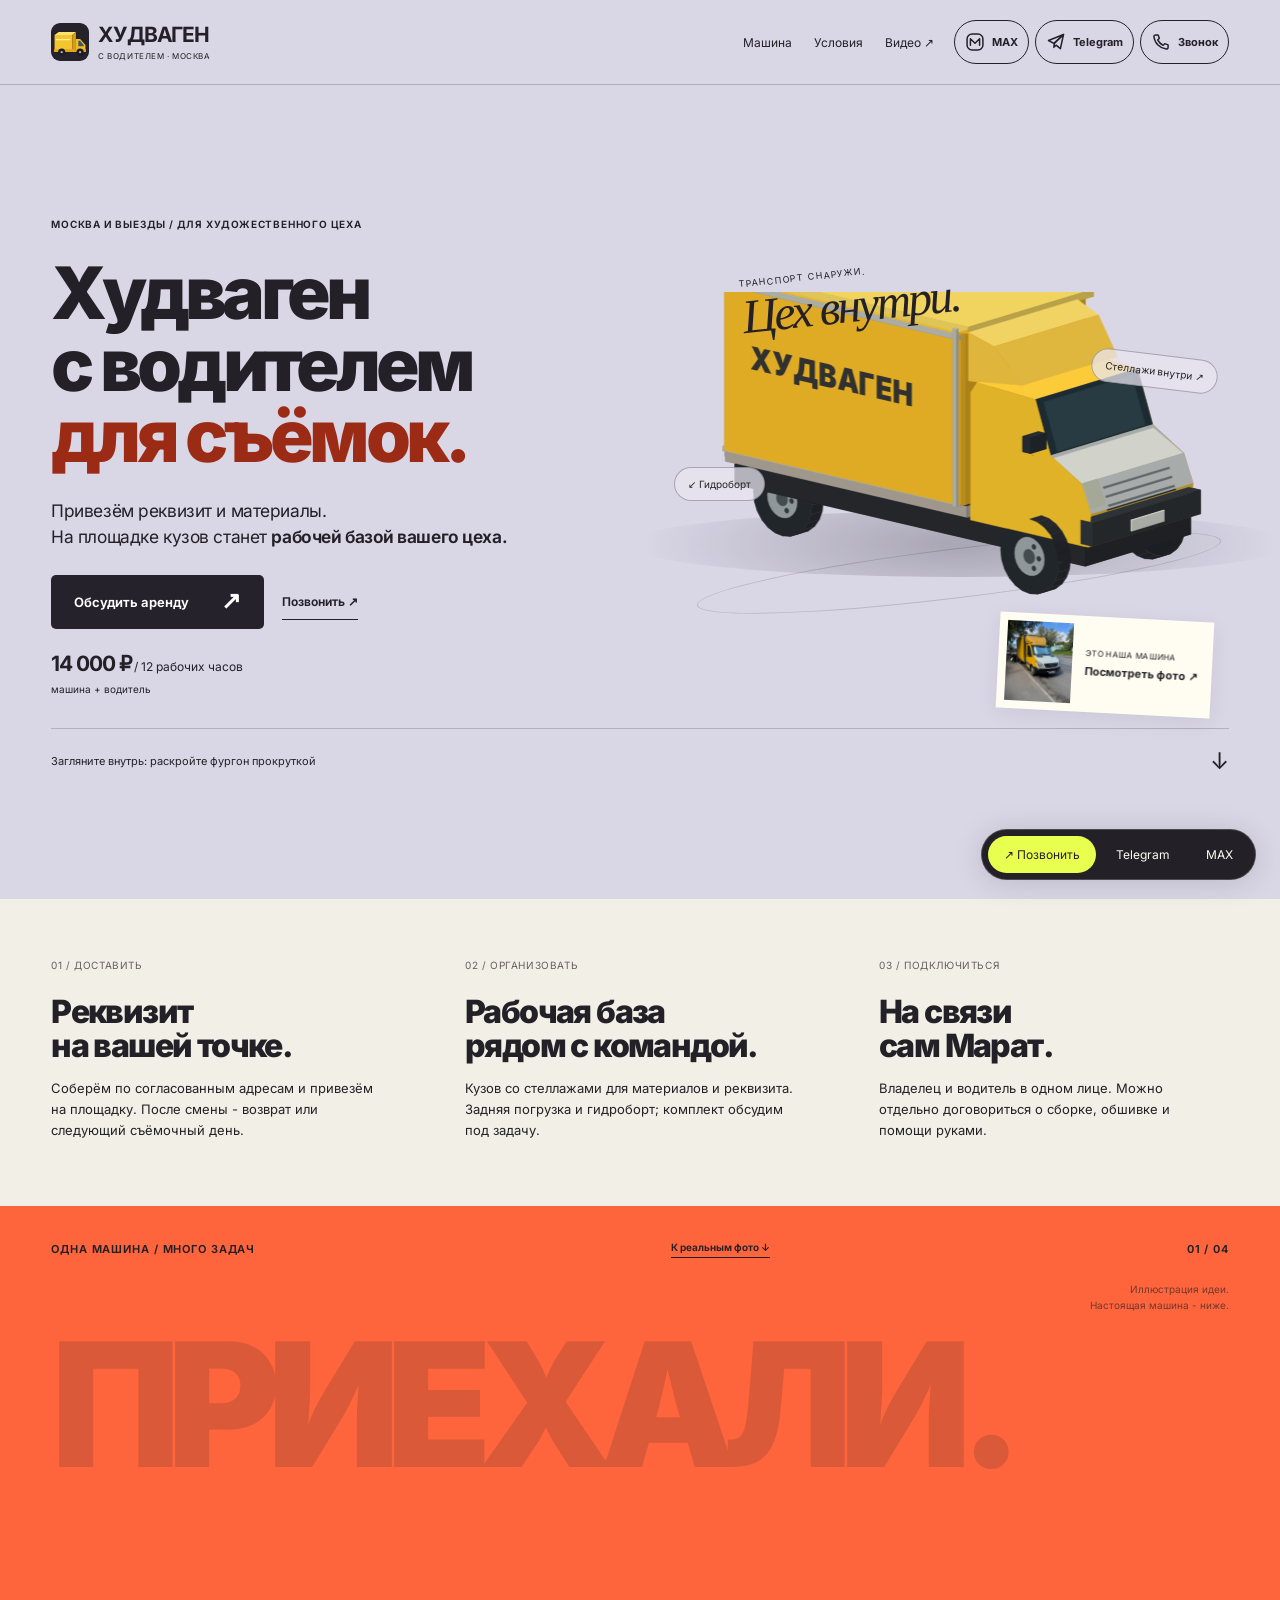
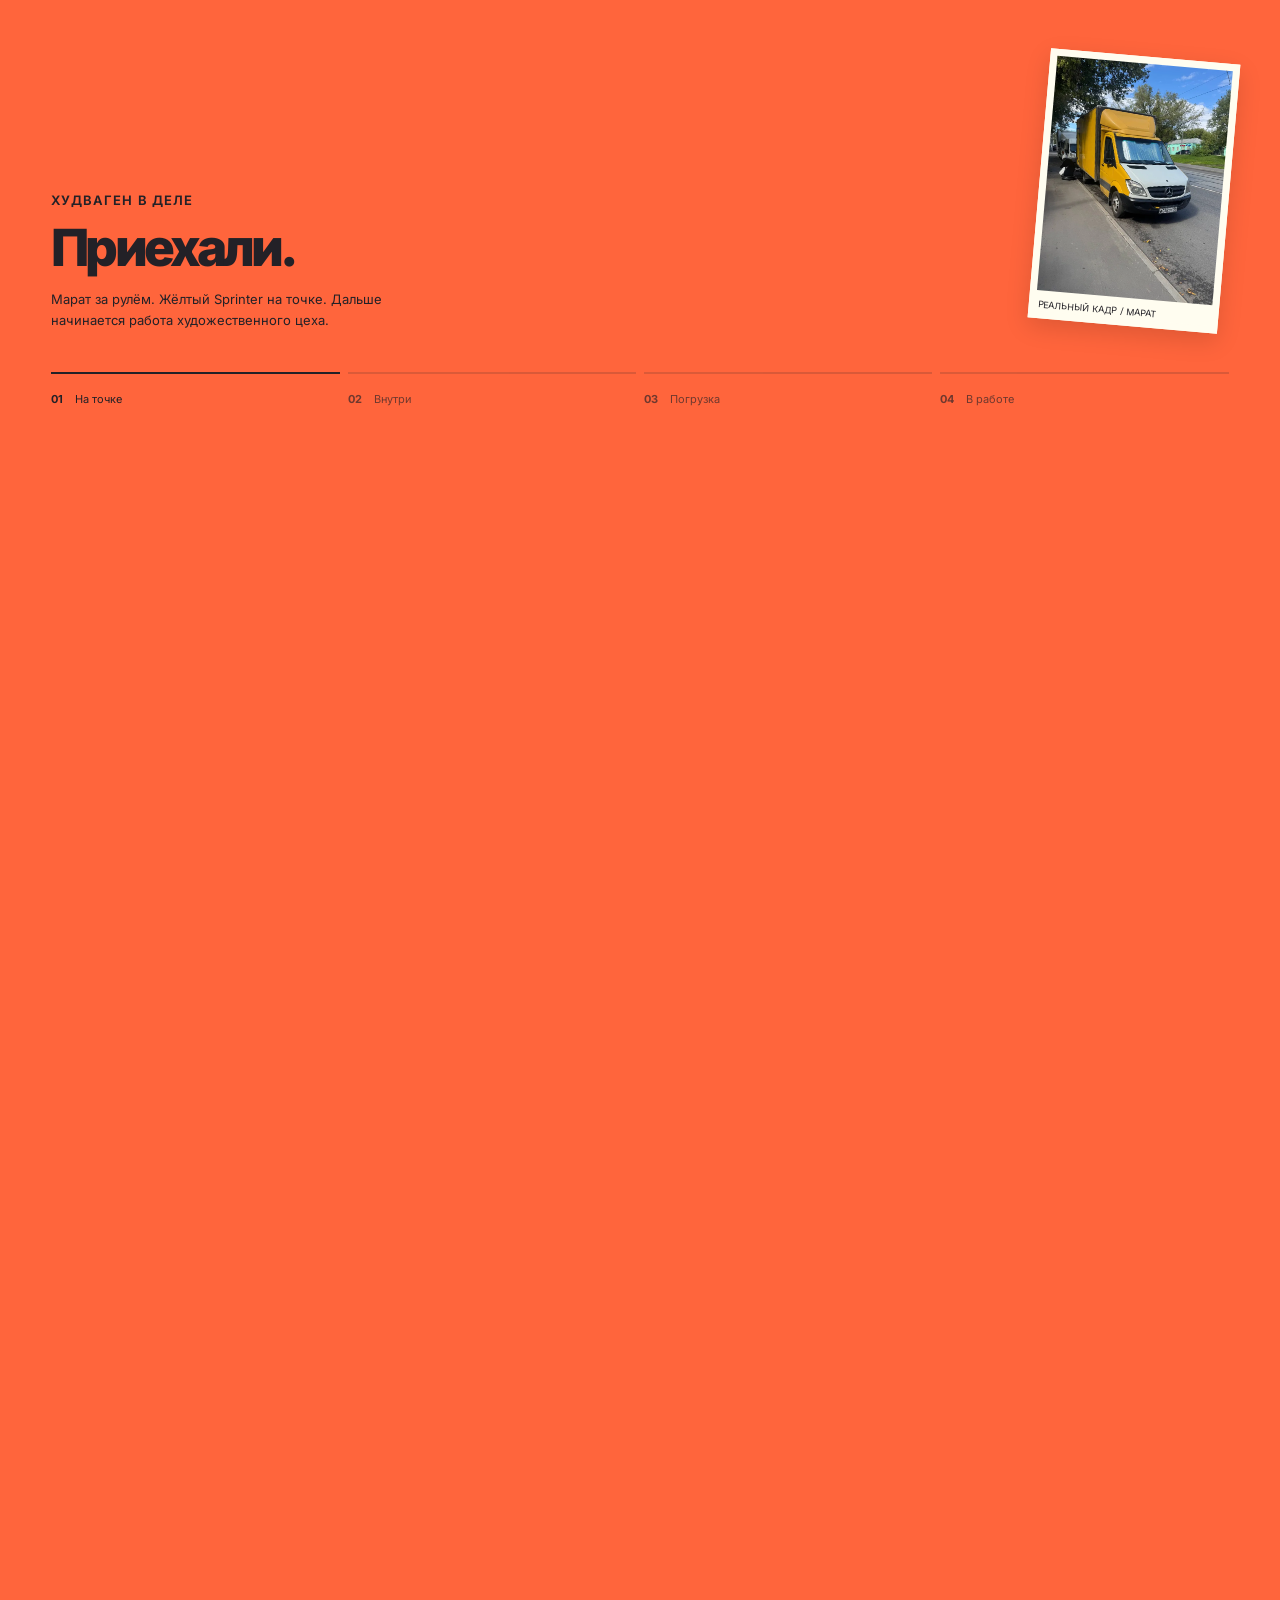
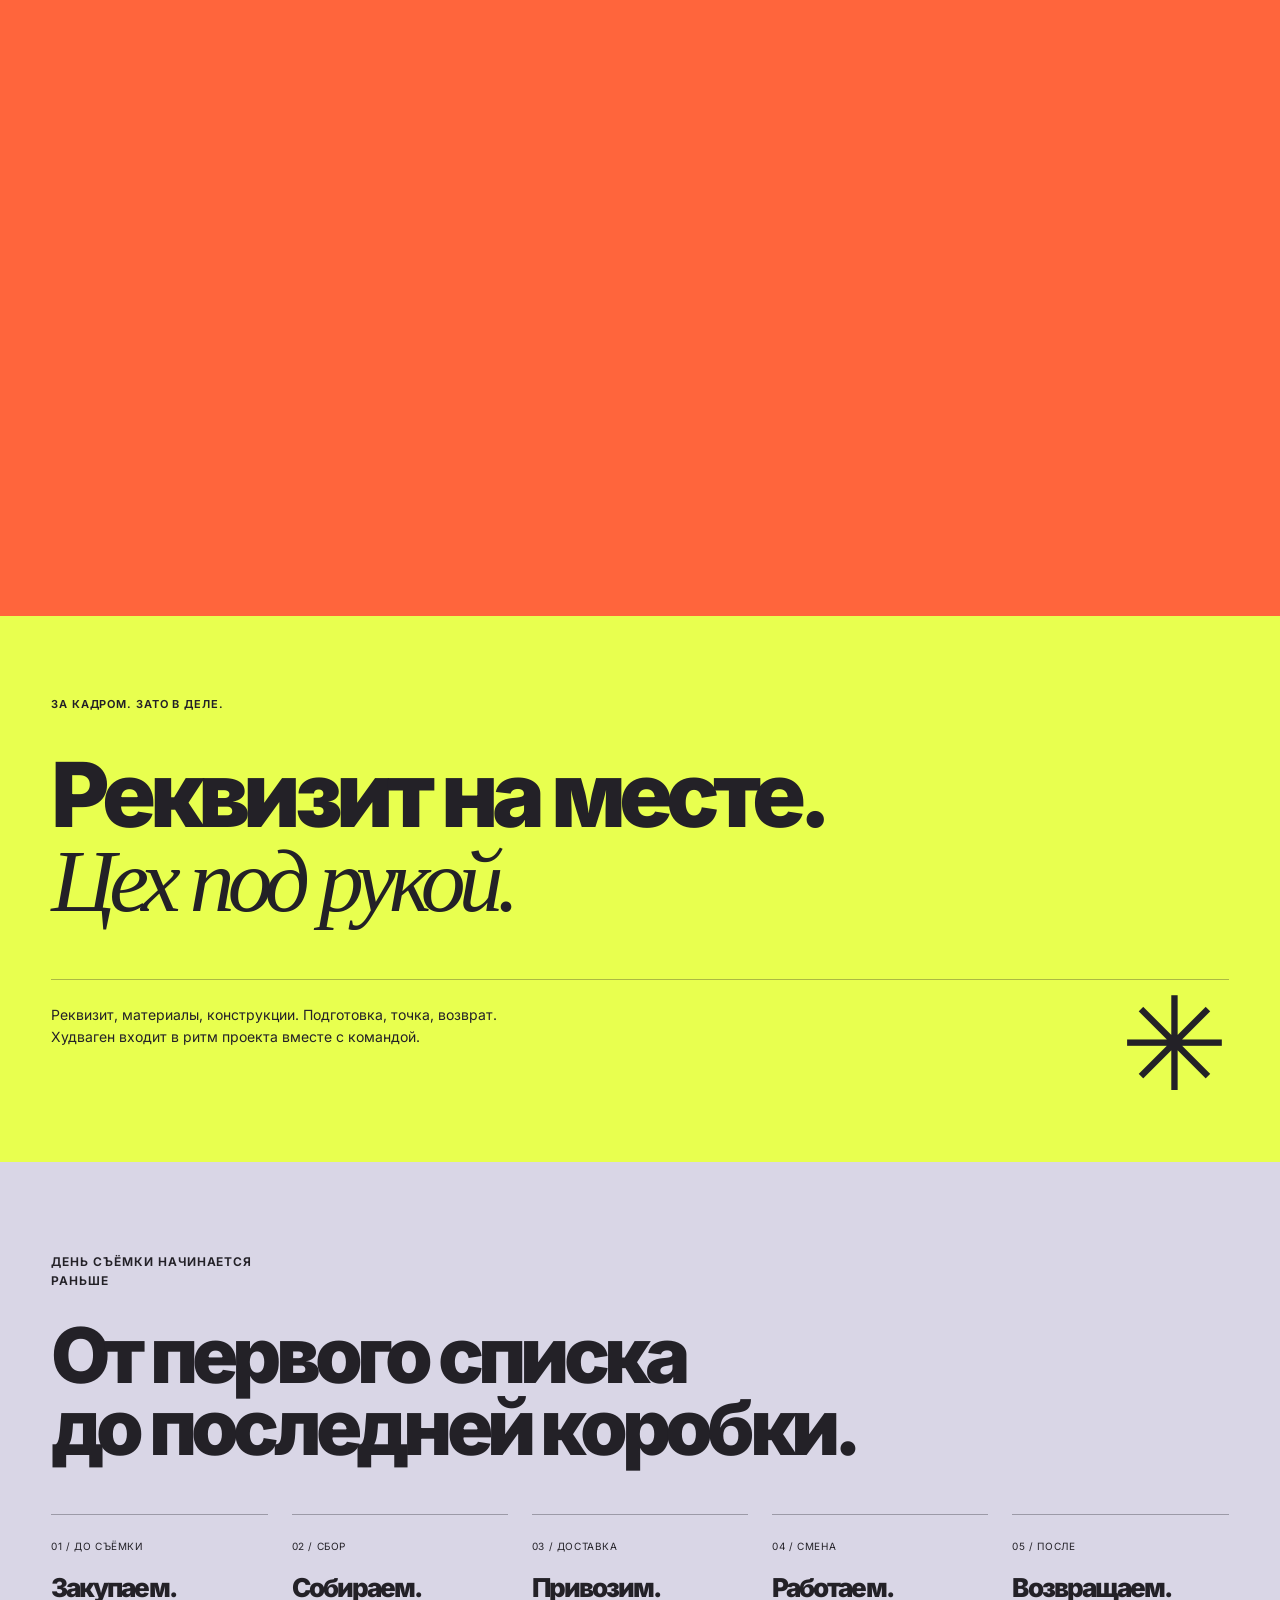
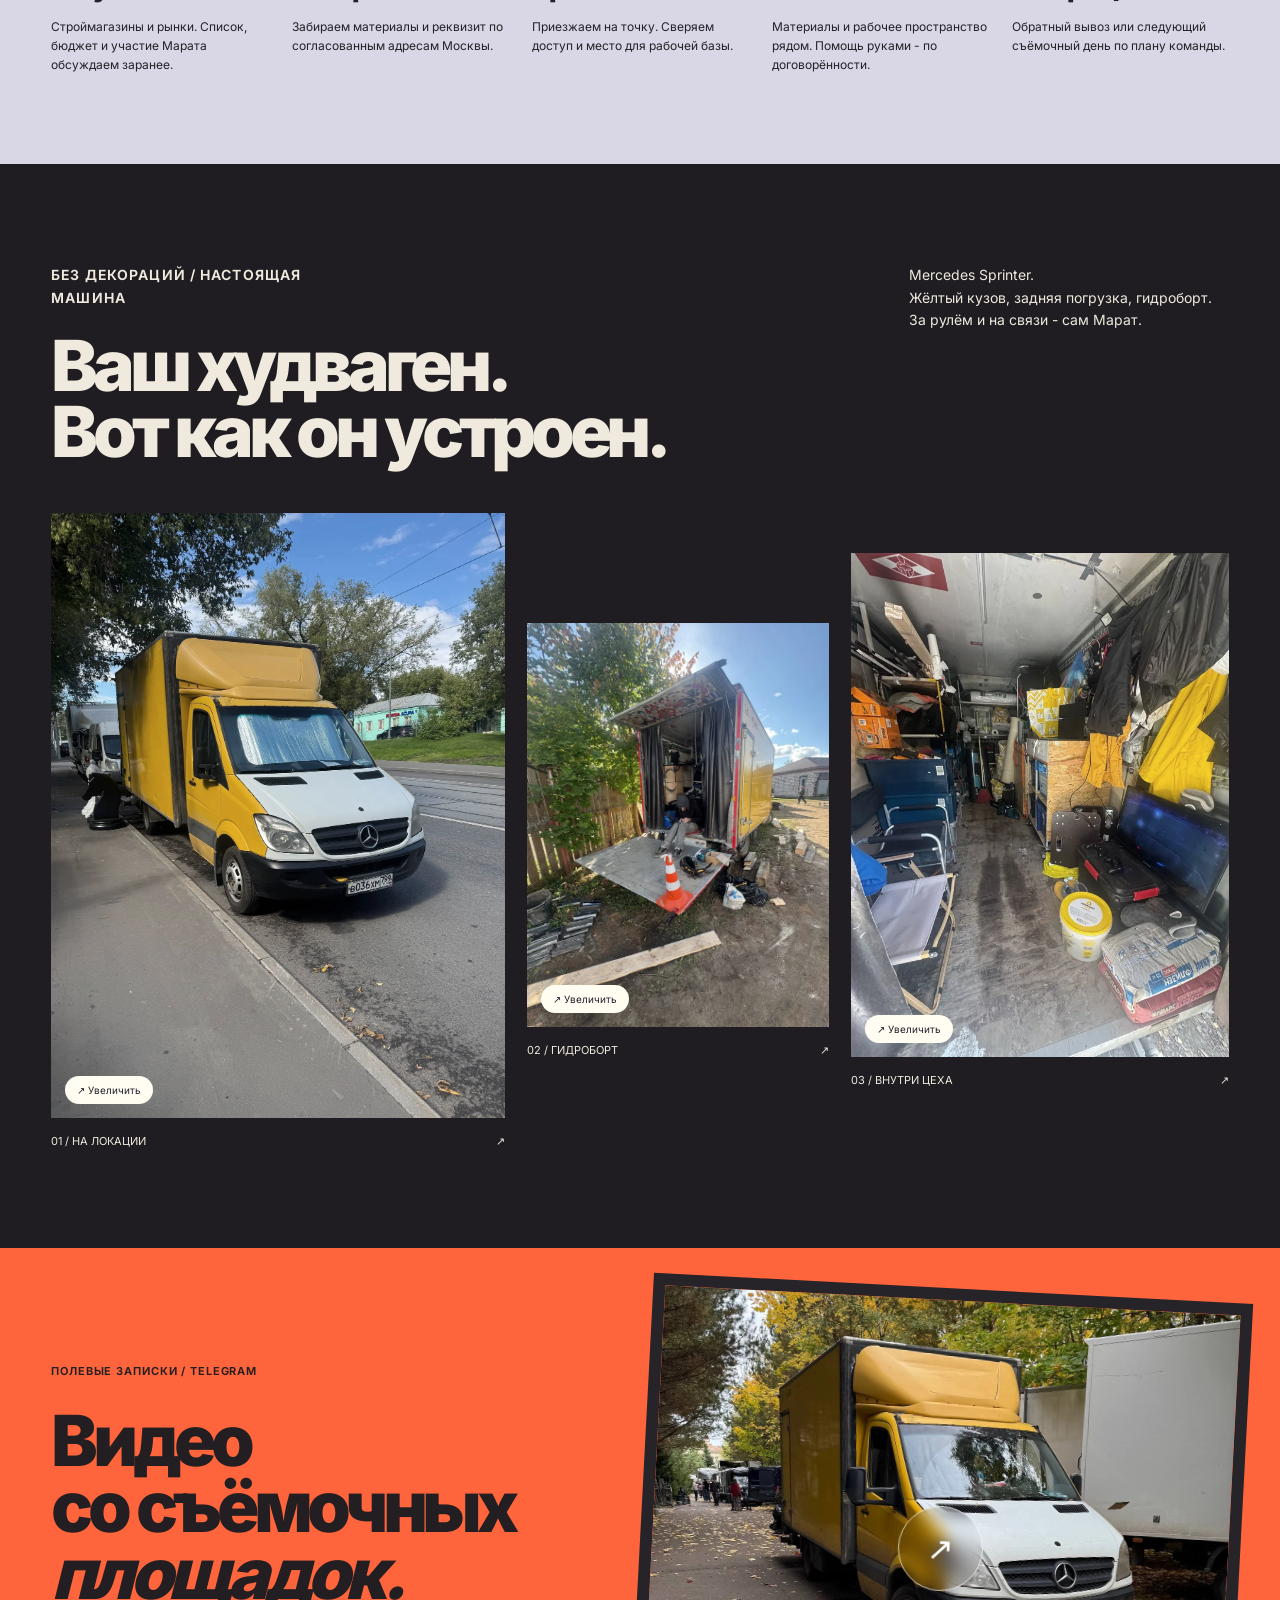
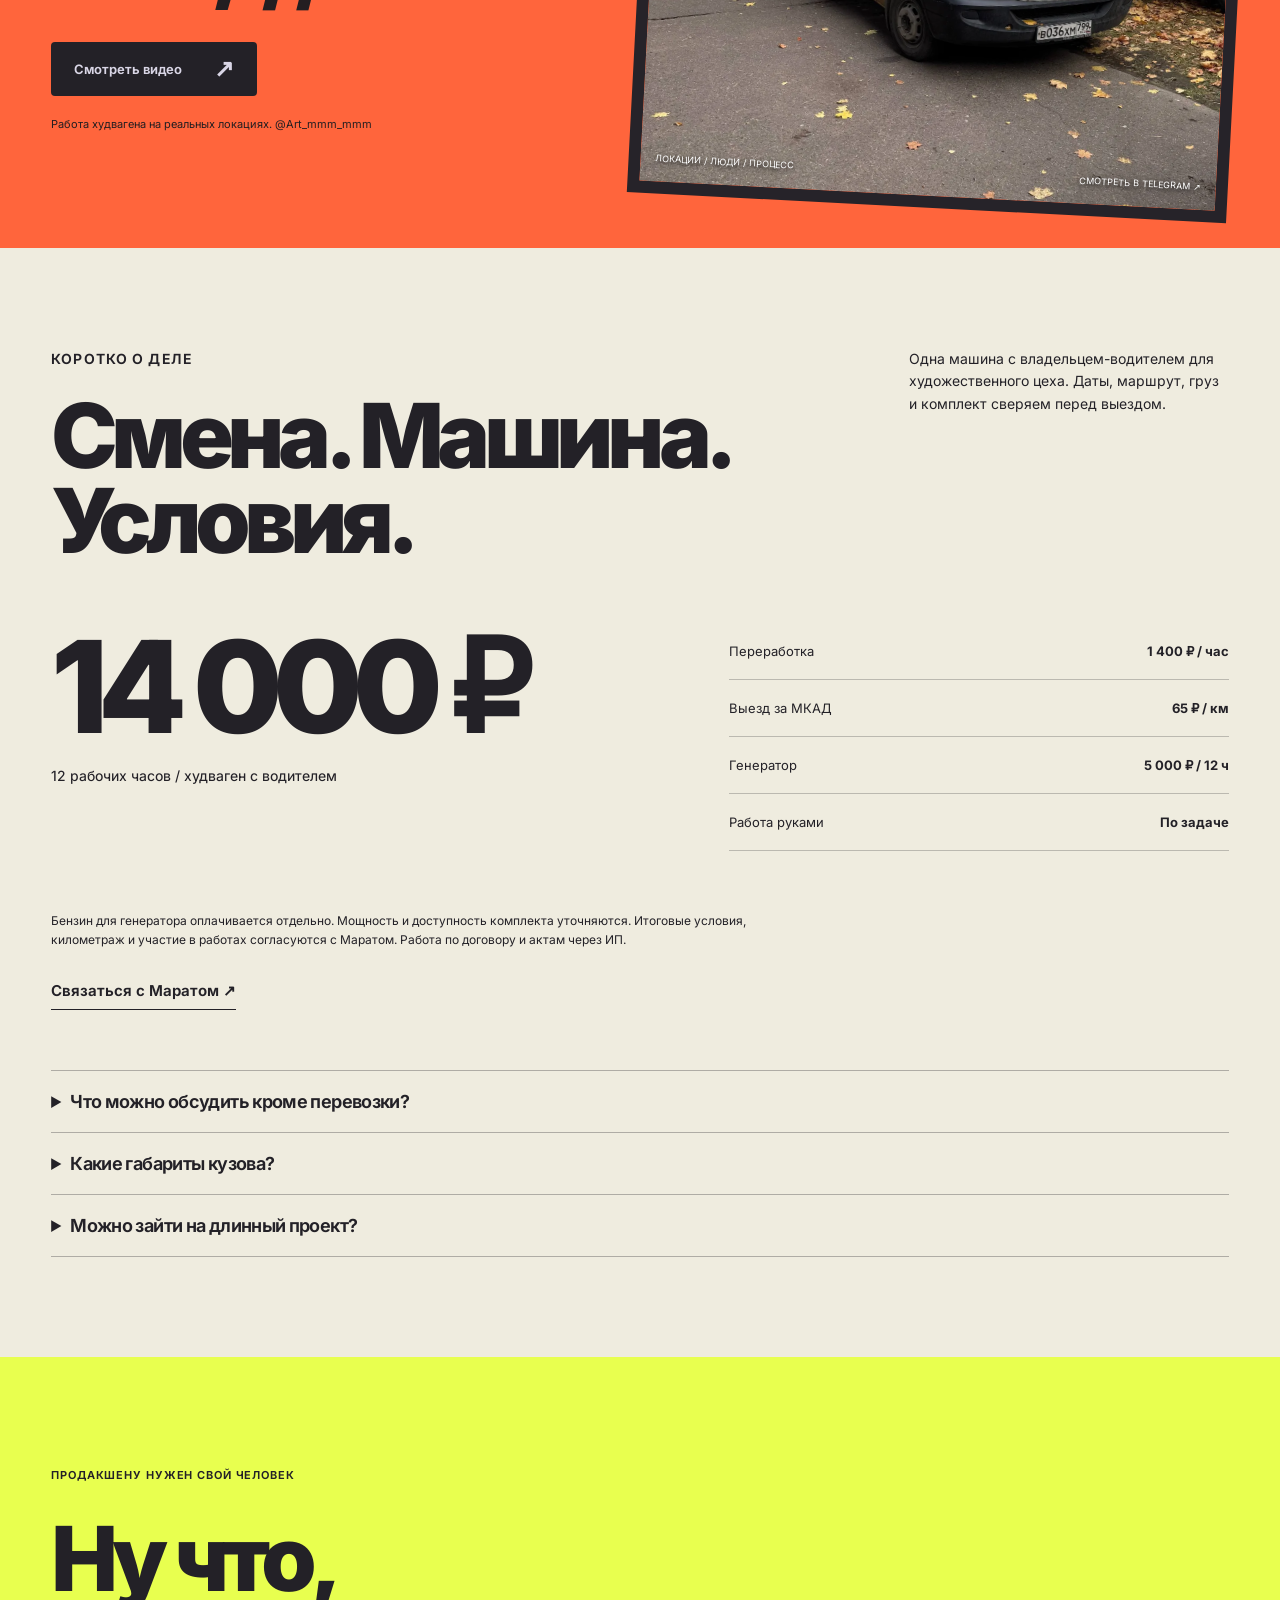
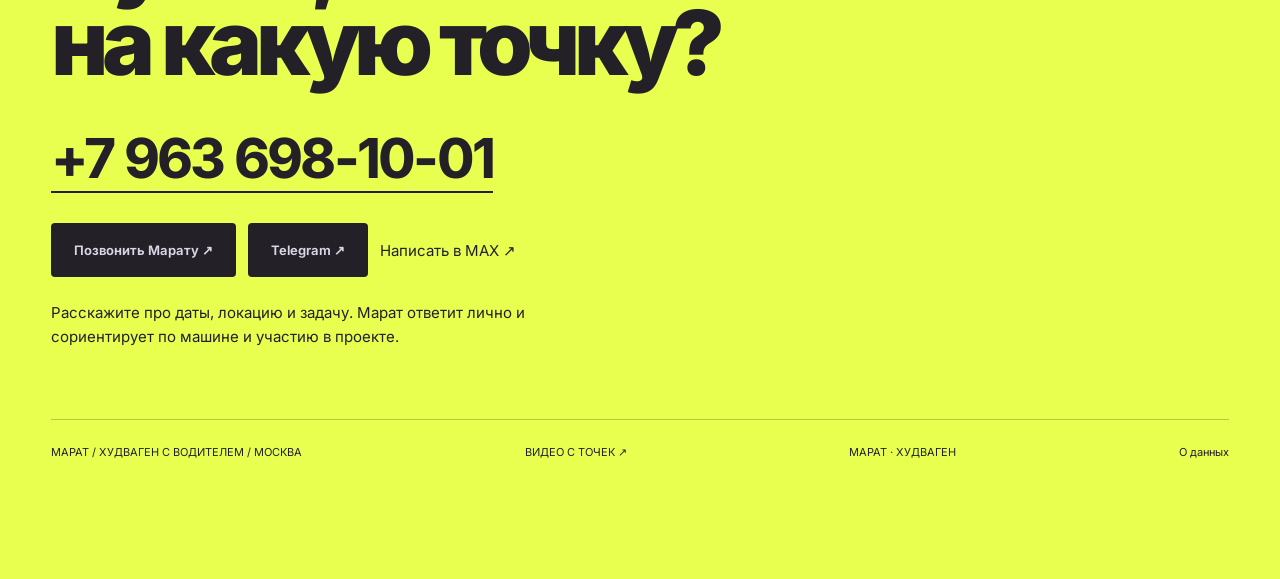
<file: concepts/concept-c/index.html>
<!doctype html><html lang="ru"><head><meta charset="utf-8"><meta name="viewport" content="width=device-width, initial-scale=1"><meta name="theme-color" content="#d9d6e6"><meta name="robots" content="noindex, nofollow"><title>Худваген для съёмок с водителем в Москве</title><meta name="description" content="Худваген с водителем для съёмок в Москве: привезём реквизит и материалы, а на площадке кузов станет рабочей базой вашего цеха. 14 000 ₽ за 12 часов."><link rel="icon" href="../../site-final/assets/mark.svg?v=truck1" type="image/svg+xml"><link rel="stylesheet" href="../shared/experience.css"><link rel="stylesheet" href="../../site-final/site.css"><script>document.documentElement.classList.add('js');</script></head><body class="experience-c is-final"><a class="skip" href="#main">К содержанию</a><header class="topbar site-topbar"><a class="brand" href="#main"><img class="brand-truck" src="../../site-final/assets/mark.svg" alt="" width="38" height="38"><span><b>ХУДВАГЕН</b><small>С ВОДИТЕЛЕМ · МОСКВА</small></span></a><nav class="top-links" aria-label="Разделы сайта"><a class="nav-section" href="#real">Машина</a><a class="nav-section" href="#terms">Условия</a><a class="nav-video" href="#channel">Видео ↗</a></nav><div class="header-contacts" role="group" aria-label="Связаться с Маратом"><a class="header-contact" href="https://max.ru/u/f9LHodD0cOJyWwkVK0IOzBzi9cnYJhqR4KUHkZVEpKO9ZInxwAOQDD3dlvk" target="_blank" rel="noopener noreferrer" aria-label="Написать Марату в MAX"><svg viewBox="0 0 24 24" fill="none" stroke="currentColor" stroke-width="1.8" stroke-linecap="round" stroke-linejoin="round" aria-hidden="true"><rect x="2.5" y="2.5" width="19" height="19" rx="6"/><path d="M6.5 16V8l5.5 5.5L17.5 8v8"/></svg><span class="contact-word">MAX</span></a><a class="header-contact" href="https://t.me/+79636981001" target="_blank" rel="noopener noreferrer" aria-label="Написать Марату в Telegram"><svg viewBox="0 0 24 24" fill="none" stroke="currentColor" stroke-width="1.8" stroke-linecap="round" stroke-linejoin="round" aria-hidden="true"><path d="m21 3-3.7 17-5.2-4.2-2.7 2.6.6-4.7L21 3Z"/><path d="M21 3 3 10.2l6.4 3.5L21 3Z"/></svg><span class="contact-word">Telegram</span></a><a class="header-contact" href="tel:+79636981001" aria-label="Позвонить Марату: +7 963 698-10-01"><svg viewBox="0 0 24 24" fill="none" stroke="currentColor" stroke-width="1.8" stroke-linecap="round" stroke-linejoin="round" aria-hidden="true"><path d="M5.5 3.5h3l1.5 4-2 2a15 15 0 0 0 6.5 6.5l2-2 4 1.5v3a2 2 0 0 1-2.2 2A17 17 0 0 1 3.5 5.7 2 2 0 0 1 5.5 3.5Z"/></svg><span class="contact-word">Звонок</span></a></div></header><main id="main"><section class="service-hero" aria-labelledby="service-title">
<div class="service-copy"><p class="eyebrow">МОСКВА И ВЫЕЗДЫ / ДЛЯ ХУДОЖЕСТВЕННОГО ЦЕХА</p>
<h1 id="service-title">Худваген<br>с водителем<br><span>для съёмок.</span></h1>
<p class="service-lead">Привезём реквизит и материалы.<br>На площадке кузов станет <strong>рабочей базой вашего цеха.</strong></p>

<div class="service-actions"><a class="btn" href="#contact">Обсудить аренду <span class="arrow">↗</span></a><a class="service-call" href="tel:+79636981001">Позвонить ↗</a></div>
<p class="service-price"><strong>14 000 ₽</strong> / 12 рабочих часов <span>машина + водитель</span></p></div>
<div class="service-visual"><div class="visual-caption"><span>ТРАНСПОРТ СНАРУЖИ.</span><strong>Цех внутри.</strong></div><div class="hero-vehicle"><canvas class="van-canvas" data-van="hero" aria-label="Объёмная иллюстрация жёлтого худвагена" role="img"></canvas><img class="vehicle-fallback" src="../../site-final/assets/van-city-1280.webp" alt="Mercedes Sprinter Марата" width="1280" height="1707"><div class="c-ring" aria-hidden="true"></div></div><span class="van-label label-lift">↙ Гидроборт</span><span class="van-label label-shelf">Стеллажи внутри ↗</span><a class="hero-real" href="#real"><img src="../../site-final/assets/van-city-640.webp" alt="Настоящий худваген Марата" width="640" height="853"><span>ЭТО НАША МАШИНА<br><b>Посмотреть фото ↗</b></span></a></div>
<a class="service-scroll" href="#transformation">Загляните внутрь: раскройте фургон прокруткой <span>↓</span></a></section>
<section class="service-benefits" aria-label="Чем полезен худваген на съёмке"><article><span>01 / ДОСТАВИТЬ</span><h2>Реквизит<br>на вашей точке.</h2><p>Соберём по согласованным адресам и привезём на площадку. После смены - возврат или следующий съёмочный день.</p></article><article><span>02 / ОРГАНИЗОВАТЬ</span><h2>Рабочая база<br>рядом с командой.</h2><p>Кузов со стеллажами для материалов и реквизита. Задняя погрузка и гидроборт; комплект обсудим под задачу.</p></article><article><span>03 / ПОДКЛЮЧИТЬСЯ</span><h2>На связи<br>сам Марат.</h2><p>Владелец и водитель в одном лице. Можно отдельно договориться о сборке, обшивке и помощи руками.</p></article></section><section class="story-scroll" id="transformation" aria-label="Как худваген становится рабочей базой"><div class="story-stage"><div class="story-top eyebrow"><span>ОДНА МАШИНА / МНОГО ЗАДАЧ</span><a class="skip-story" href="#real">К реальным фото ↓</a><span id="story-count">01 / 04</span></div><div class="story-word" aria-hidden="true">ПРИЕХАЛИ.</div><div class="story-vehicle"><canvas class="van-canvas" data-van="story" aria-label="Объёмная иллюстрация жёлтого худвагена" role="img"></canvas><img class="vehicle-fallback" src="../../site-final/assets/van-city-1280.webp" alt="Mercedes Sprinter Марата" width="1280" height="1707"></div><p class="story-note">Иллюстрация идеи.<br>Настоящая машина - ниже.</p><div class="story-copy"><p class="eyebrow">ХУДВАГЕН В ДЕЛЕ</p><h2 id="story-title">Приехали.</h2><p id="story-description">Марат за рулём. Жёлтый Sprinter на точке. Дальше начинается работа художественного цеха.</p></div><figure class="story-detail"><img id="story-photo" src="../../site-final/assets/van-city-640.webp" alt="Настоящий Sprinter на точке" width="640" height="853"><figcaption>РЕАЛЬНЫЙ КАДР / МАРАТ</figcaption></figure><div class="story-controls" role="group" aria-label="Этапы трансформации"><button type="button" data-stage="0" aria-pressed="true"><b>01</b>На точке</button><button type="button" data-stage="1" aria-pressed="false"><b>02</b>Внутри</button><button type="button" data-stage="2" aria-pressed="false"><b>03</b>Погрузка</button><button type="button" data-stage="3" aria-pressed="false"><b>04</b>В работе</button></div></div><div class="story-static"><article><h3>Приехали.</h3><p>Марат за рулём. Жёлтый Sprinter на точке. Дальше начинается работа художественного цеха.</p></article><article><h3>Открываем<br>целый мир.</h3><p>Внутри - стеллажи, материалы и рабочая организация. Комплект собираем под вашу задачу.</p></article><article><h3>Грузим.<br>Без суеты.</h3><p>Задняя погрузка и гидроборт. Размеры, вес и помощь при погрузке согласуем заранее.</p></article><article><h3>Цех<br>на колёсах.</h3><p>Машина и человек, который может подключиться к работе руками. Объём помощи обсуждаем отдельно.</p></article></div></section><noscript><style>.story-scroll{height:auto}.story-stage{display:none}.story-static{display:grid;gap:25px;padding:50px 25px;grid-template-columns:repeat(auto-fit,minmax(200px,1fr))}</style></noscript><section class="manifesto"><p class="eyebrow">ЗА КАДРОМ. ЗАТО В ДЕЛЕ.</p><h2 class="reveal">Реквизит на месте.<br><em>Цех под рукой.</em></h2><div class="manifesto-bottom"><p>Реквизит, материалы, конструкции. Подготовка, точка, возврат. Худваген входит в ритм проекта вместе с командой.</p><span class="orbit-mark" aria-hidden="true">✳</span></div></section><section class="work-cycle"><p class="eyebrow">ДЕНЬ СЪЁМКИ НАЧИНАЕТСЯ РАНЬШЕ</p><h2>От первого списка<br>до последней коробки.</h2><ol><li><span>01 / ДО СЪЁМКИ</span><h3>Закупаем.</h3><p>Строймагазины и рынки. Список, бюджет и участие Марата обсуждаем заранее.</p></li><li><span>02 / СБОР</span><h3>Собираем.</h3><p>Забираем материалы и реквизит по согласованным адресам Москвы.</p></li><li><span>03 / ДОСТАВКА</span><h3>Привозим.</h3><p>Приезжаем на точку. Сверяем доступ и место для рабочей базы.</p></li><li><span>04 / СМЕНА</span><h3>Работаем.</h3><p>Материалы и рабочее пространство рядом. Помощь руками - по договорённости.</p></li><li><span>05 / ПОСЛЕ</span><h3>Возвращаем.</h3><p>Обратный вывоз или следующий съёмочный день по плану команды.</p></li></ol></section><section class="real-photos" id="real"><div class="section-head reveal"><div><p class="eyebrow">БЕЗ ДЕКОРАЦИЙ / НАСТОЯЩАЯ МАШИНА</p><h2 style="margin-top:24px">Ваш худваген.<br>Вот как он устроен.</h2></div><p>Mercedes Sprinter.<br>Жёлтый кузов, задняя погрузка, гидроборт. За рулём и на связи - сам Марат.</p></div><div class="photo-grid"><figure class="reveal"><a data-photo href="../../site-final/assets/van-city-1280.webp" aria-label="Открыть фотографию"><img src="../../site-final/assets/van-city-640.webp" srcset="../../site-final/assets/van-city-640.webp 640w, ../../site-final/assets/van-city-1280.webp 1280w" sizes="(max-width:700px) 50vw,33vw" width="640" height="853" loading="lazy" alt="Жёлтый Mercedes Sprinter Марата на улице"></a><figcaption><span>01 / НА ЛОКАЦИИ</span><span>↗</span></figcaption></figure><figure class="reveal"><a data-photo href="../../site-final/assets/tail-lift-1280.webp" aria-label="Открыть фотографию"><img src="../../site-final/assets/tail-lift-640.webp" srcset="../../site-final/assets/tail-lift-640.webp 640w, ../../site-final/assets/tail-lift-1280.webp 1280w" sizes="(max-width:700px) 50vw,33vw" width="640" height="853" loading="lazy" alt="Открытый кузов с опущенной погрузочной платформой"></a><figcaption><span>02 / ГИДРОБОРТ</span><span>↗</span></figcaption></figure><figure class="reveal"><a data-photo href="../../site-final/assets/interior-1280.webp" aria-label="Открыть фотографию"><img src="../../site-final/assets/interior-640.webp" srcset="../../site-final/assets/interior-640.webp 640w, ../../site-final/assets/interior-1280.webp 1280w" sizes="(max-width:700px) 50vw,33vw" width="640" height="853" loading="lazy" alt="Стеллажи и рабочая организация внутри кузова"></a><figcaption><span>03 / ВНУТРИ ЦЕХА</span><span>↗</span></figcaption></figure></div></section><section class="channel" id="channel"><div class="channel-copy reveal"><p class="eyebrow">ПОЛЕВЫЕ ЗАПИСКИ / TELEGRAM</p><h2>Видео<br>со съёмочных<br><em>площадок.</em></h2><a class="btn" href="https://t.me/Art_mmm_mmm" target="_blank" rel="noopener noreferrer">Смотреть видео <span class="arrow">↗</span></a><p class="caption">Работа худвагена на реальных локациях. @Art_mmm_mmm</p></div><a class="channel-photo" href="https://t.me/Art_mmm_mmm" target="_blank" rel="noopener noreferrer" aria-label="Смотреть видео с точек в Telegram-канале Марата"><img src="../../site-final/assets/van-autumn-1280.webp" width="1280" height="1707" loading="lazy" alt="Худваген Марата на осенней локации"><div class="play"><span aria-hidden="true">↗</span></div><div class="channel-photo-label"><span>ЛОКАЦИИ / ЛЮДИ / ПРОЦЕСС</span><span>СМОТРЕТЬ В TELEGRAM ↗</span></div></a></section><section class="details-section" id="terms"><div class="section-head reveal"><div><p class="eyebrow">КОРОТКО О ДЕЛЕ</p><h2 style="margin-top:24px">Смена. Машина.<br>Условия.</h2></div><p>Одна машина с владельцем-водителем для художественного цеха. Даты, маршрут, груз и комплект сверяем перед выездом.</p></div><div class="rates"><div class="base-rate">14 000 ₽<small>12 рабочих часов / худваген с водителем</small></div><div class="rate-rows"><div><span>Переработка</span><b>1 400 ₽ / час</b></div><div><span>Выезд за МКАД</span><b>65 ₽ / км</b></div><div><span>Генератор</span><b>5 000 ₽ / 12 ч</b></div><div><span>Работа руками</span><b>По задаче</b></div></div></div><p class="fine">Бензин для генератора оплачивается отдельно. Мощность и доступность комплекта уточняются. Итоговые условия, километраж и участие в работах согласуются с Маратом. Работа по договору и актам через ИП.</p><p class="brief-link"><a class="text-link" href="#contact">Связаться с Маратом ↗</a></p><div class="faq"><details><summary>Что можно обсудить кроме перевозки?</summary><p>Согласованную сборку, деревянные каркасы и подиумы, обшивку тканью или пластиком. Объём помощи, время и оплату определяем отдельно под задачу.</p></details><details><summary>Какие габариты кузова?</summary><p>Ориентир по данным владельца: 4,2 × 2,2 × 2,2 м. Точные размеры, допустимый вес и возможность перевозки конкретного груза нужно проверить с Маратом до заказа.</p></details><details><summary>Можно зайти на длинный проект?</summary><p>Да, можно обсудить проект на 2-3 месяца. Свободные даты и условия участия Марат подтвердит лично.</p></details></div></section><section class="contact-section" id="contact"><p class="eyebrow">ПРОДАКШЕНУ НУЖЕН СВОЙ ЧЕЛОВЕК</p><h2>Ну что,<br>на какую точку?</h2><a class="contact-number" href="tel:+79636981001">+7 963 698-10-01</a><div class="contact-links"><a class="btn" href="tel:+79636981001">Позвонить Марату ↗</a><a class="btn" href="https://t.me/+79636981001" target="_blank" rel="noopener noreferrer">Telegram ↗</a><a href="https://max.ru/u/f9LHodD0cOJyWwkVK0IOzBzi9cnYJhqR4KUHkZVEpKO9ZInxwAOQDD3dlvk" target="_blank" rel="noopener noreferrer">Написать в MAX ↗</a></div><p class="context">Расскажите про даты, локацию и задачу. Марат ответит лично и сориентирует по машине и участию в проекте.</p><div class="footer-note"><span>МАРАТ / ХУДВАГЕН С ВОДИТЕЛЕМ / МОСКВА</span><a href="https://t.me/Art_mmm_mmm" target="_blank" rel="noopener noreferrer">ВИДЕО С ТОЧЕК ↗</a><span>МАРАТ · ХУДВАГЕН</span><a href="../../site-final/privacy.html">О данных</a></div></section></main><dialog class="photo-dialog" id="photo-dialog" aria-label="Фотографии худвагена"><div class="photo-dialog-top"><p id="photo-caption"></p><button type="button" id="photo-close" aria-label="Закрыть фотографию">Закрыть ×</button></div><img id="photo-large" alt=""><div class="photo-dialog-controls"><button type="button" id="photo-prev" aria-label="Предыдущая фотография">←</button><span id="photo-counter"></span><button type="button" id="photo-next" aria-label="Следующая фотография">→</button></div></dialog><nav class="contact-dock" aria-label="Связаться с Маратом"><a class="dock-call" href="tel:+79636981001" aria-label="Позвонить Марату: +7 963 698-10-01">↗ <span class="phone-word">Позвонить</span><span class="mobile-word">Звонок</span></a><a href="https://t.me/+79636981001" target="_blank" rel="noopener noreferrer">Telegram</a><a href="https://max.ru/u/f9LHodD0cOJyWwkVK0IOzBzi9cnYJhqR4KUHkZVEpKO9ZInxwAOQDD3dlvk" target="_blank" rel="noopener noreferrer" aria-label="Написать Марату в MAX">MAX</a></nav><script src="../shared/experience.js" defer></script><script src="../shared/van-3d.js?v=brand1" defer></script><noscript><style>.edit-nav,.edit-timeline,.clapper-button,.b-stops{display:none}.map-node{pointer-events:none}</style></noscript><script src="../../site-final/site.js" defer></script><script src="../../site-final/consent-metrika.js?v=20261015" defer></script></body></html>
</file>
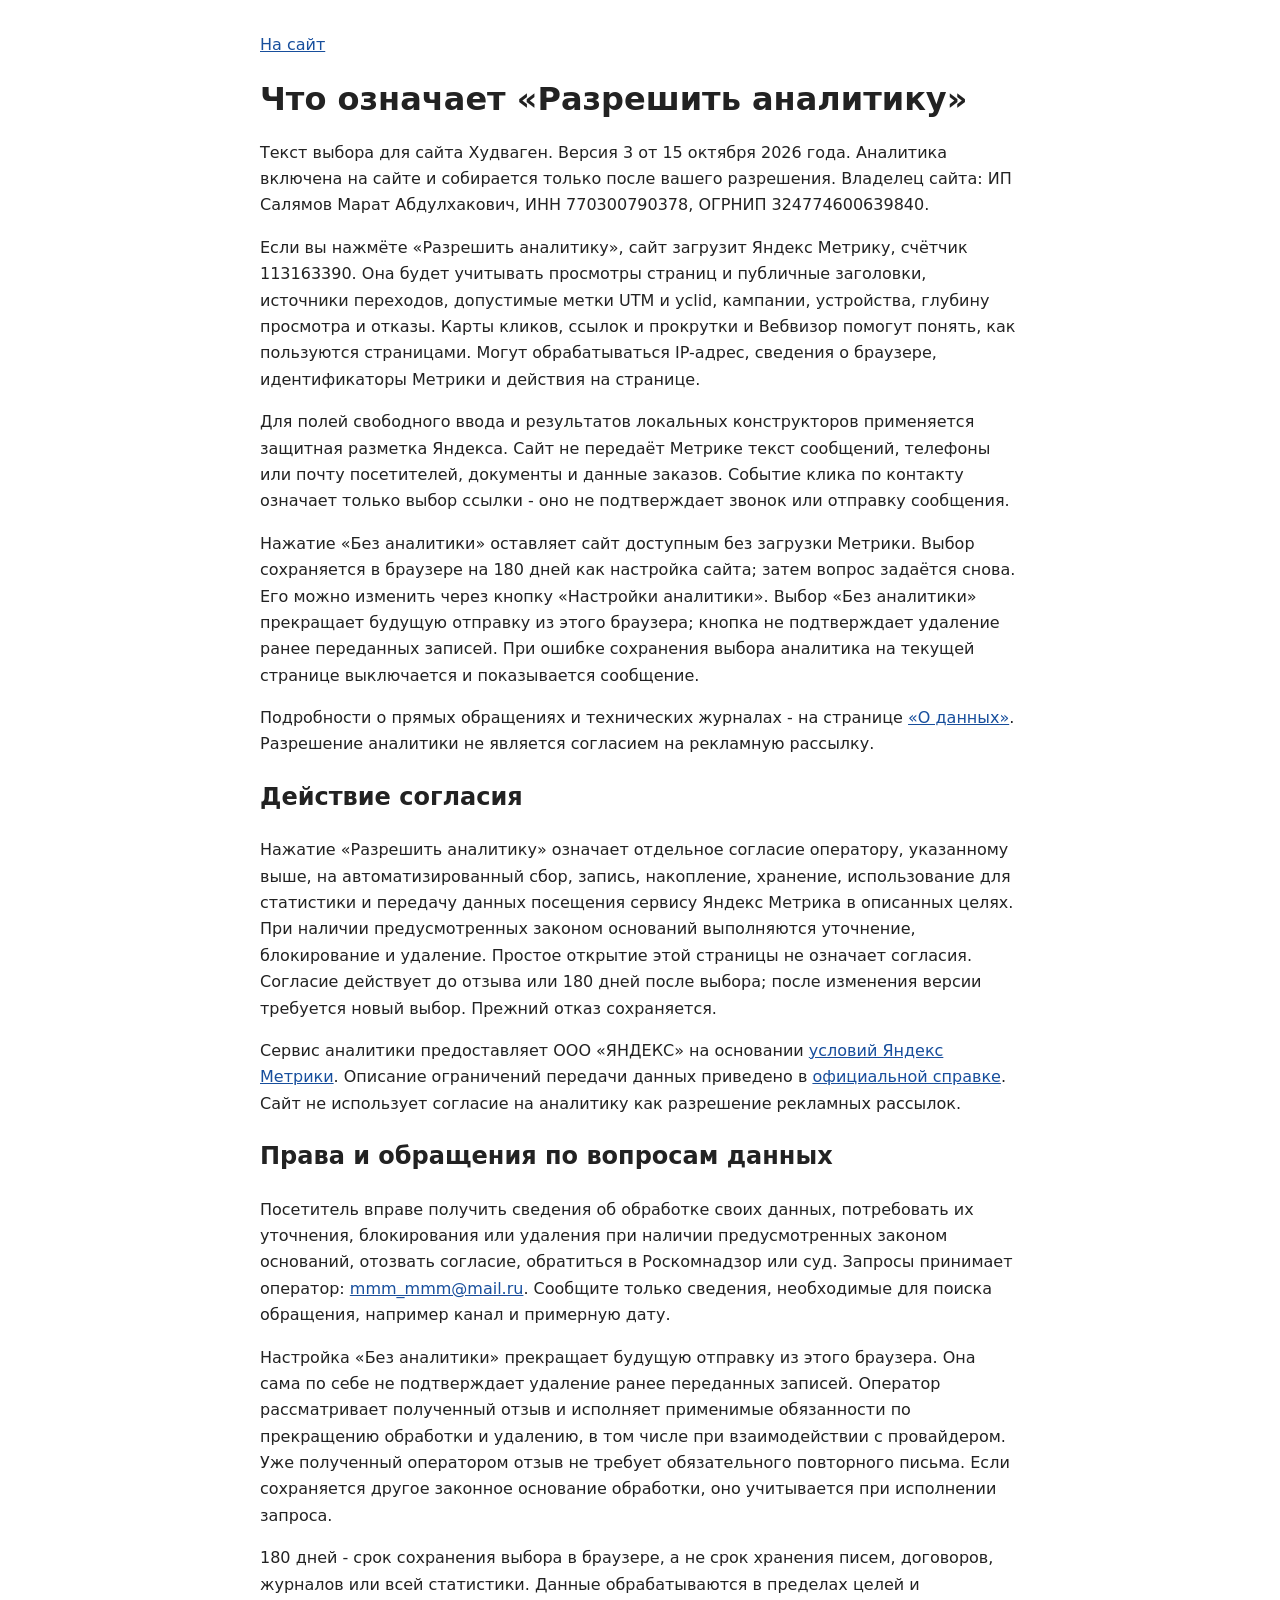
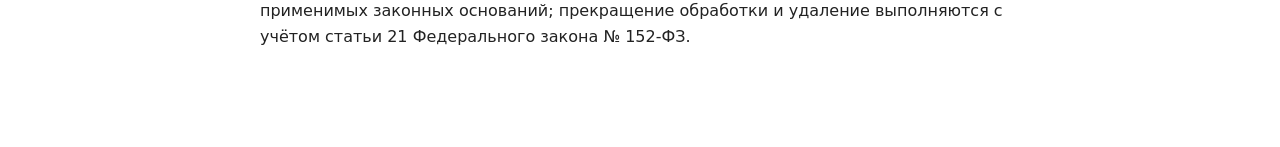
<file: site-final/analytics-consent.html>
<!doctype html>
<html lang="ru"><head><meta charset="utf-8"><meta name="viewport" content="width=device-width,initial-scale=1"><meta name="robots" content="noindex,follow"><title>Выбор аналитики - Худваген</title><style>body{font:16px/1.65 system-ui,sans-serif;color:#222;background:#fff;margin:0}main{max-width:760px;margin:auto;padding:32px 20px 80px}h1{line-height:1.2}a{color:#174e9c}a:focus-visible{outline:3px solid #174e9c;outline-offset:3px}</style></head>
<body><main><a href="/">На сайт</a><h1>Что означает «Разрешить аналитику»</h1>
<p>Текст выбора для сайта Худваген. Версия 3 от 15 октября 2026 года. Аналитика включена на сайте и собирается только после вашего разрешения. Владелец сайта: ИП Салямов Марат Абдулхакович, ИНН 770300790378, ОГРНИП 324774600639840.</p>
<p>Если вы нажмёте «Разрешить аналитику», сайт загрузит Яндекс Метрику, счётчик 113163390. Она будет учитывать просмотры страниц и публичные заголовки, источники переходов, допустимые метки UTM и yclid, кампании, устройства, глубину просмотра и отказы. Карты кликов, ссылок и прокрутки и Вебвизор помогут понять, как пользуются страницами. Могут обрабатываться IP-адрес, сведения о браузере, идентификаторы Метрики и действия на странице.</p>
<p>Для полей свободного ввода и результатов локальных конструкторов применяется защитная разметка Яндекса. Сайт не передаёт Метрике текст сообщений, телефоны или почту посетителей, документы и данные заказов. Событие клика по контакту означает только выбор ссылки - оно не подтверждает звонок или отправку сообщения.</p>
<p>Нажатие «Без аналитики» оставляет сайт доступным без загрузки Метрики. Выбор сохраняется в браузере на 180 дней как настройка сайта; затем вопрос задаётся снова. Его можно изменить через кнопку «Настройки аналитики». Выбор «Без аналитики» прекращает будущую отправку из этого браузера; кнопка не подтверждает удаление ранее переданных записей. При ошибке сохранения выбора аналитика на текущей странице выключается и показывается сообщение.</p>
<p>Подробности о прямых обращениях и технических журналах - на странице <a href="/site-final/privacy.html">«О данных»</a>. Разрешение аналитики не является согласием на рекламную рассылку.</p>
<h2>Действие согласия</h2><p>Нажатие «Разрешить аналитику» означает отдельное согласие оператору, указанному выше, на автоматизированный сбор, запись, накопление, хранение, использование для статистики и передачу данных посещения сервису Яндекс Метрика в описанных целях. При наличии предусмотренных законом оснований выполняются уточнение, блокирование и удаление. Простое открытие этой страницы не означает согласия. Согласие действует до отзыва или 180 дней после выбора; после изменения версии требуется новый выбор. Прежний отказ сохраняется.</p><p>Сервис аналитики предоставляет ООО «ЯНДЕКС» на основании <a href="https://yandex.ru/legal/metrica_termsofuse/ru/">условий Яндекс Метрики</a>. Описание ограничений передачи данных приведено в <a href="https://yandex.ru/support/metrica/ru/general/confidential-data">официальной справке</a>. Сайт не использует согласие на аналитику как разрешение рекламных рассылок.</p><h2>Права и обращения по вопросам данных</h2><p>Посетитель вправе получить сведения об обработке своих данных, потребовать их уточнения, блокирования или удаления при наличии предусмотренных законом оснований, отозвать согласие, обратиться в Роскомнадзор или суд. Запросы принимает оператор: <a href="mailto:mmm_mmm@mail.ru?subject=Вопрос%20об%20обработке%20данных">mmm_mmm@mail.ru</a>. Сообщите только сведения, необходимые для поиска обращения, например канал и примерную дату.</p><p>Настройка «Без аналитики» прекращает будущую отправку из этого браузера. Она сама по себе не подтверждает удаление ранее переданных записей. Оператор рассматривает полученный отзыв и исполняет применимые обязанности по прекращению обработки и удалению, в том числе при взаимодействии с провайдером. Уже полученный оператором отзыв не требует обязательного повторного письма. Если сохраняется другое законное основание обработки, оно учитывается при исполнении запроса.</p><p>180 дней - срок сохранения выбора в браузере, а не срок хранения писем, договоров, журналов или всей статистики. Данные обрабатываются в пределах целей и применимых законных оснований; прекращение обработки и удаление выполняются с учётом статьи 21 Федерального закона № 152-ФЗ.</p></main><script src="/site-final/consent-metrika.js?v=20261015" defer></script></body></html>
</file>
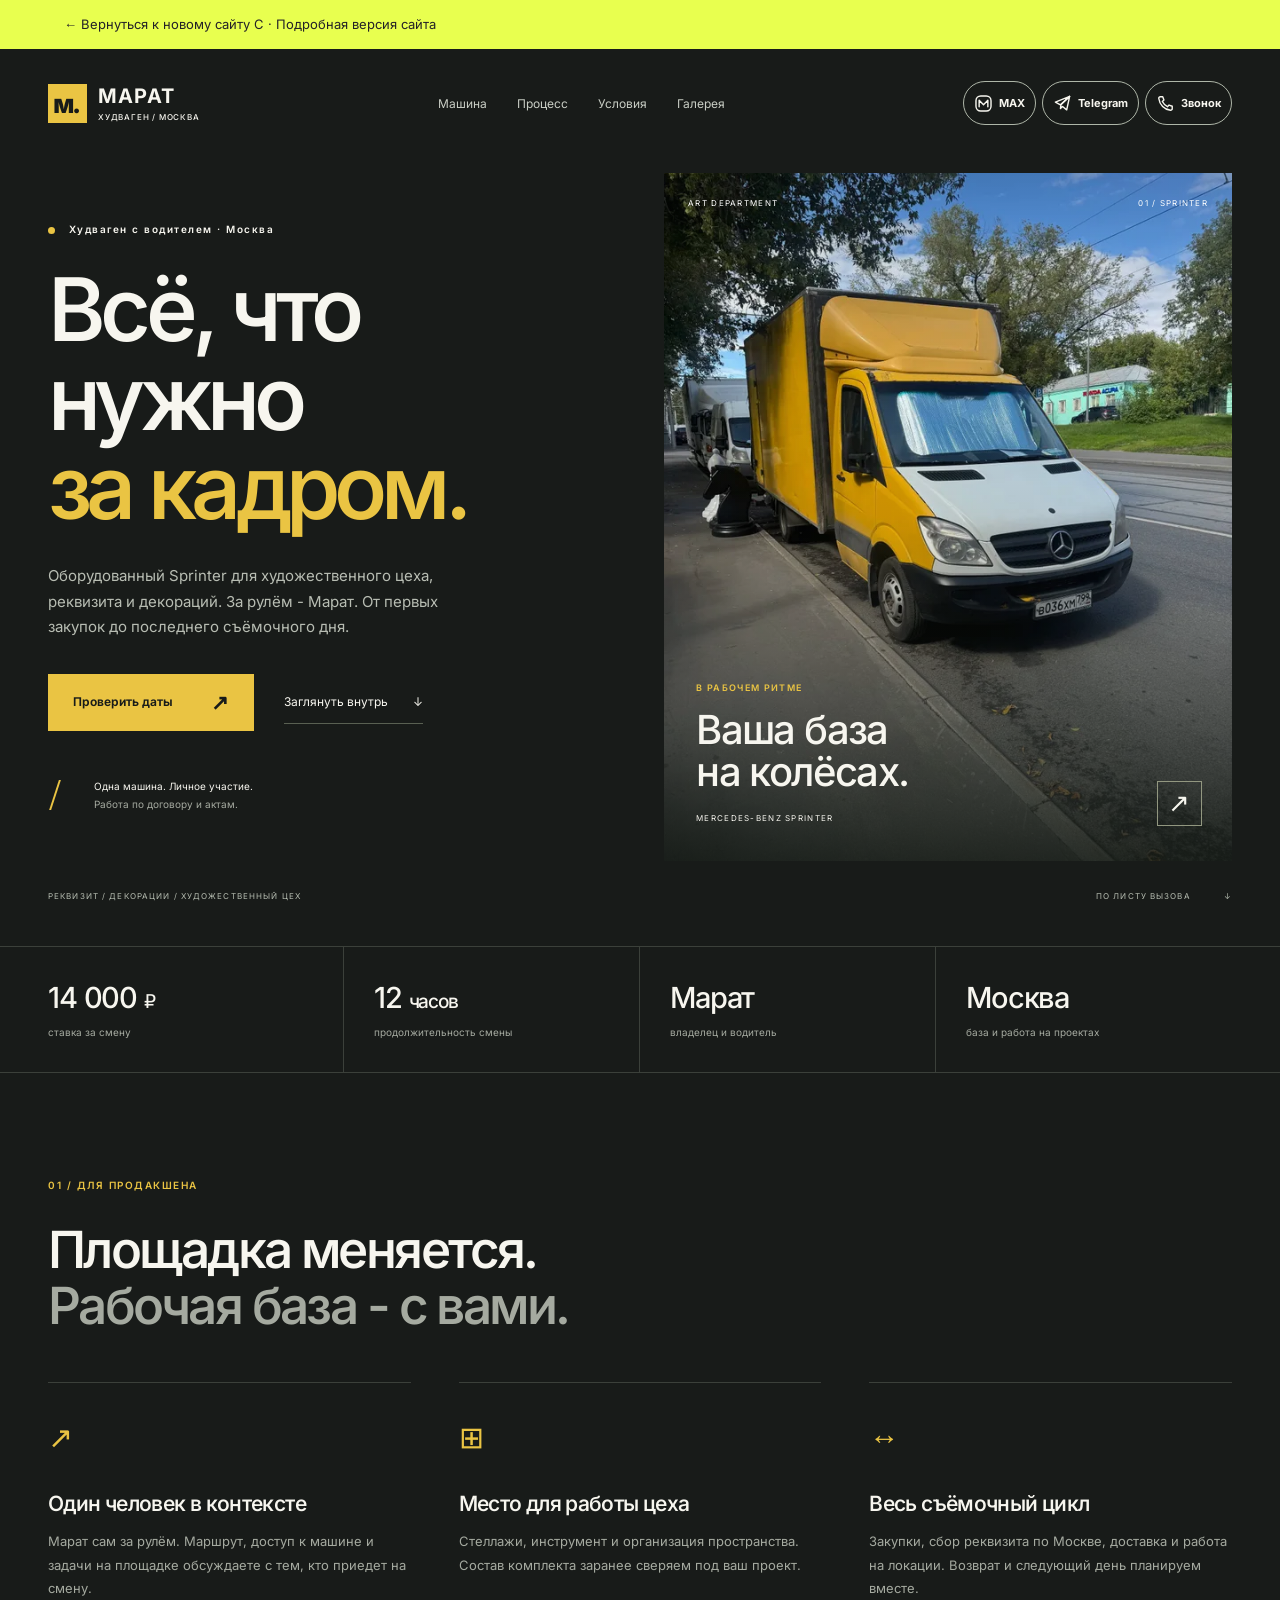
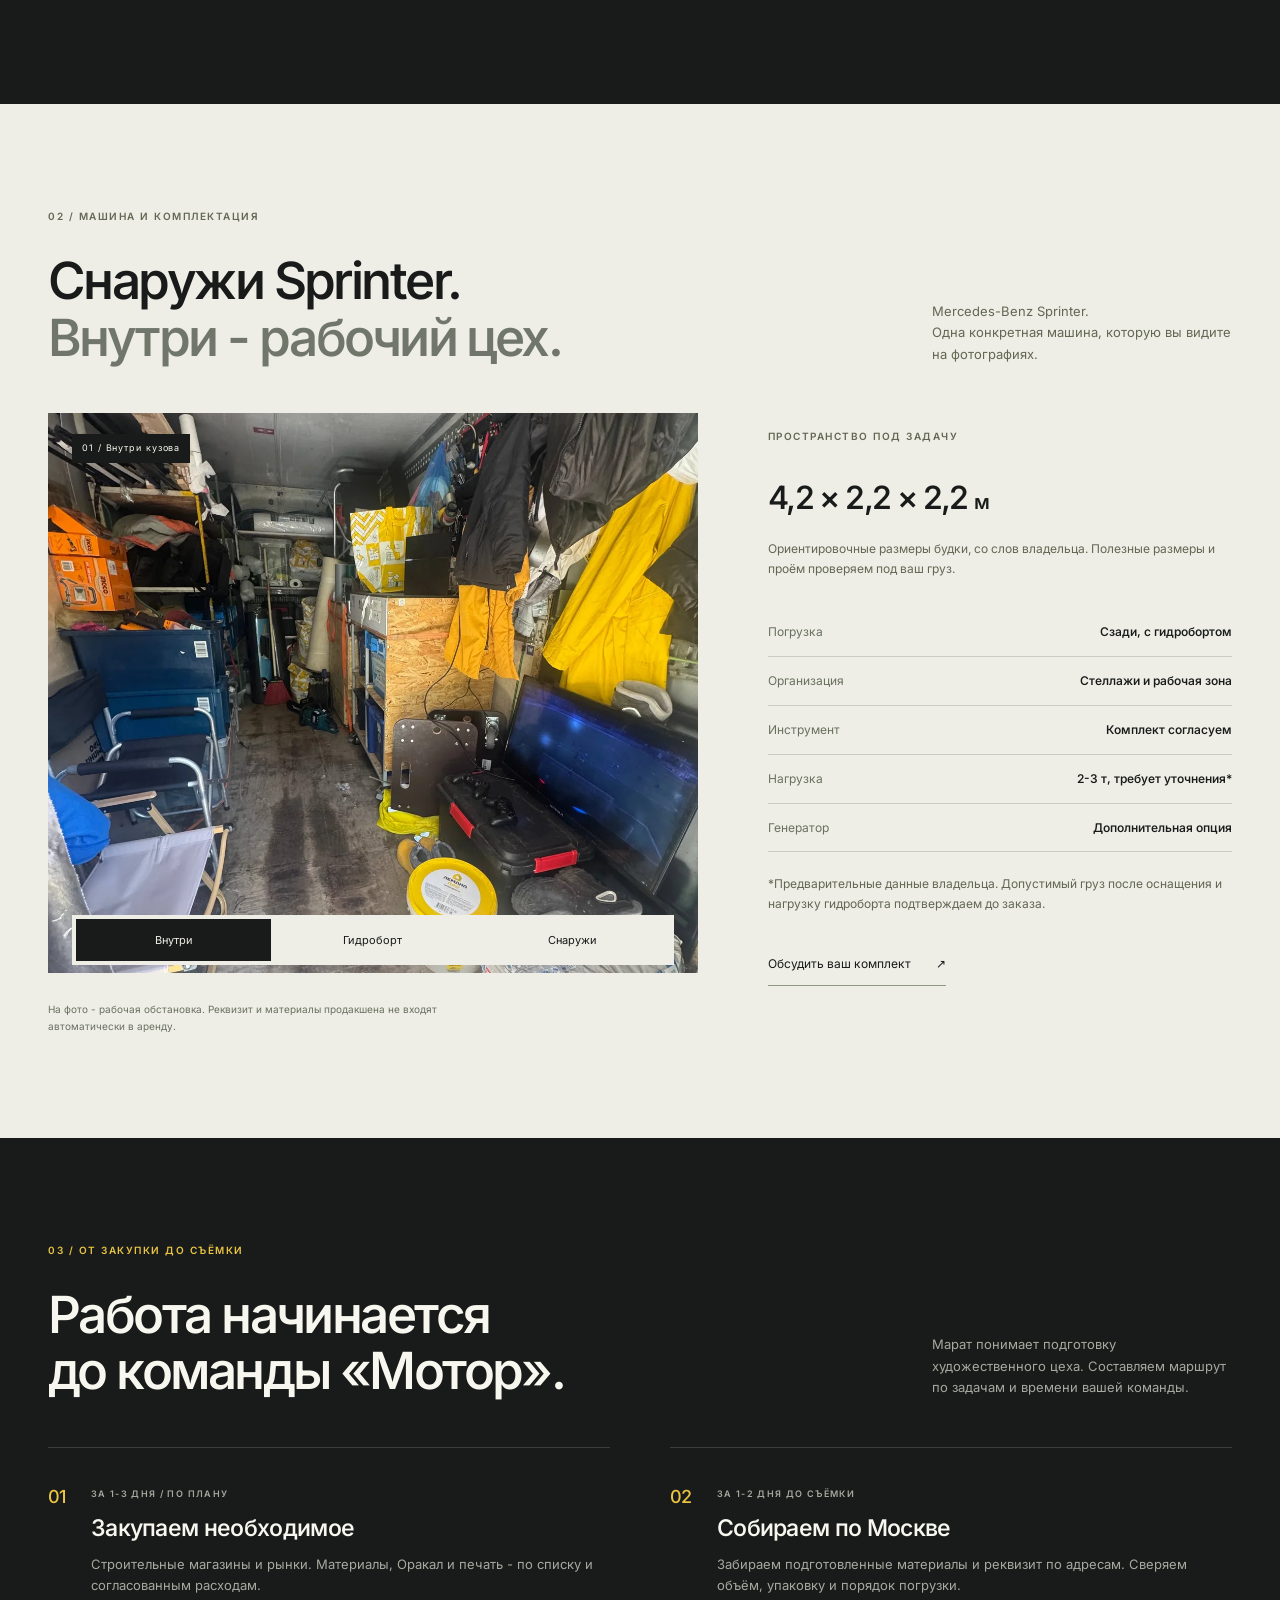
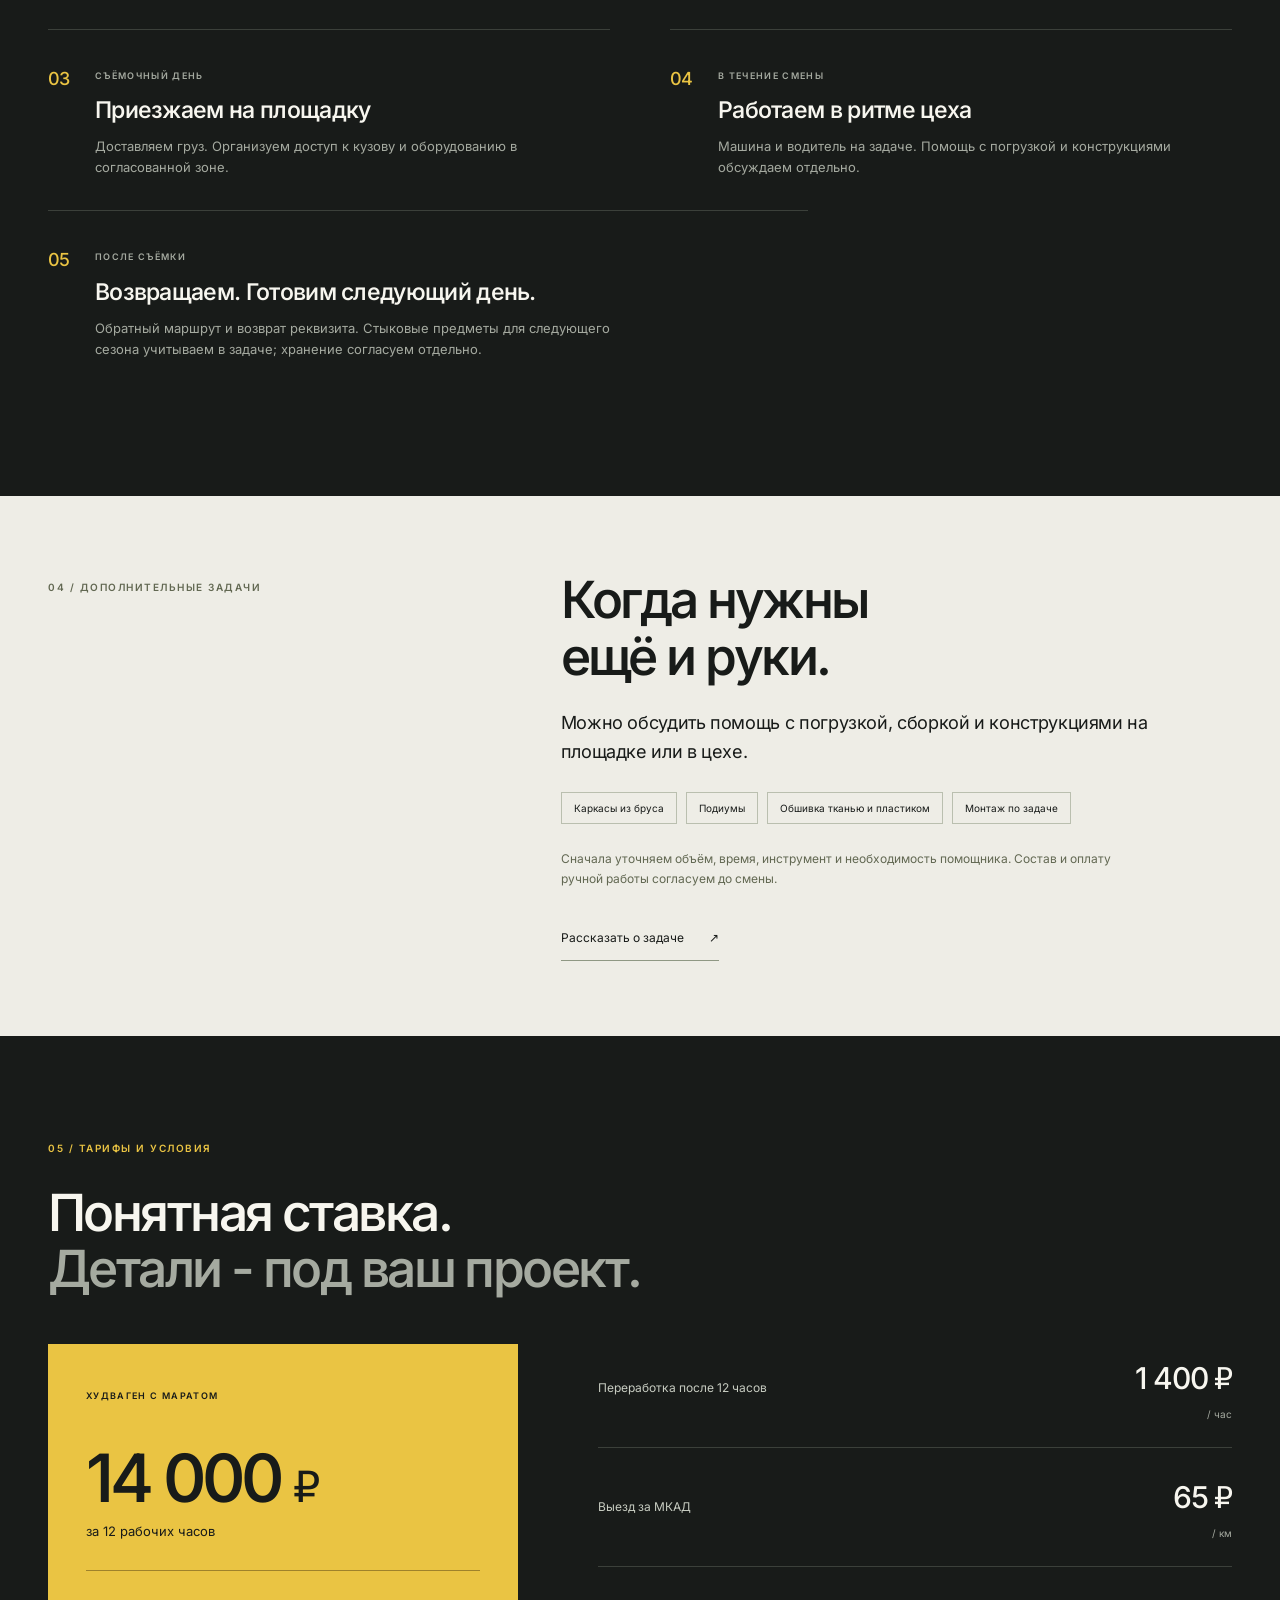
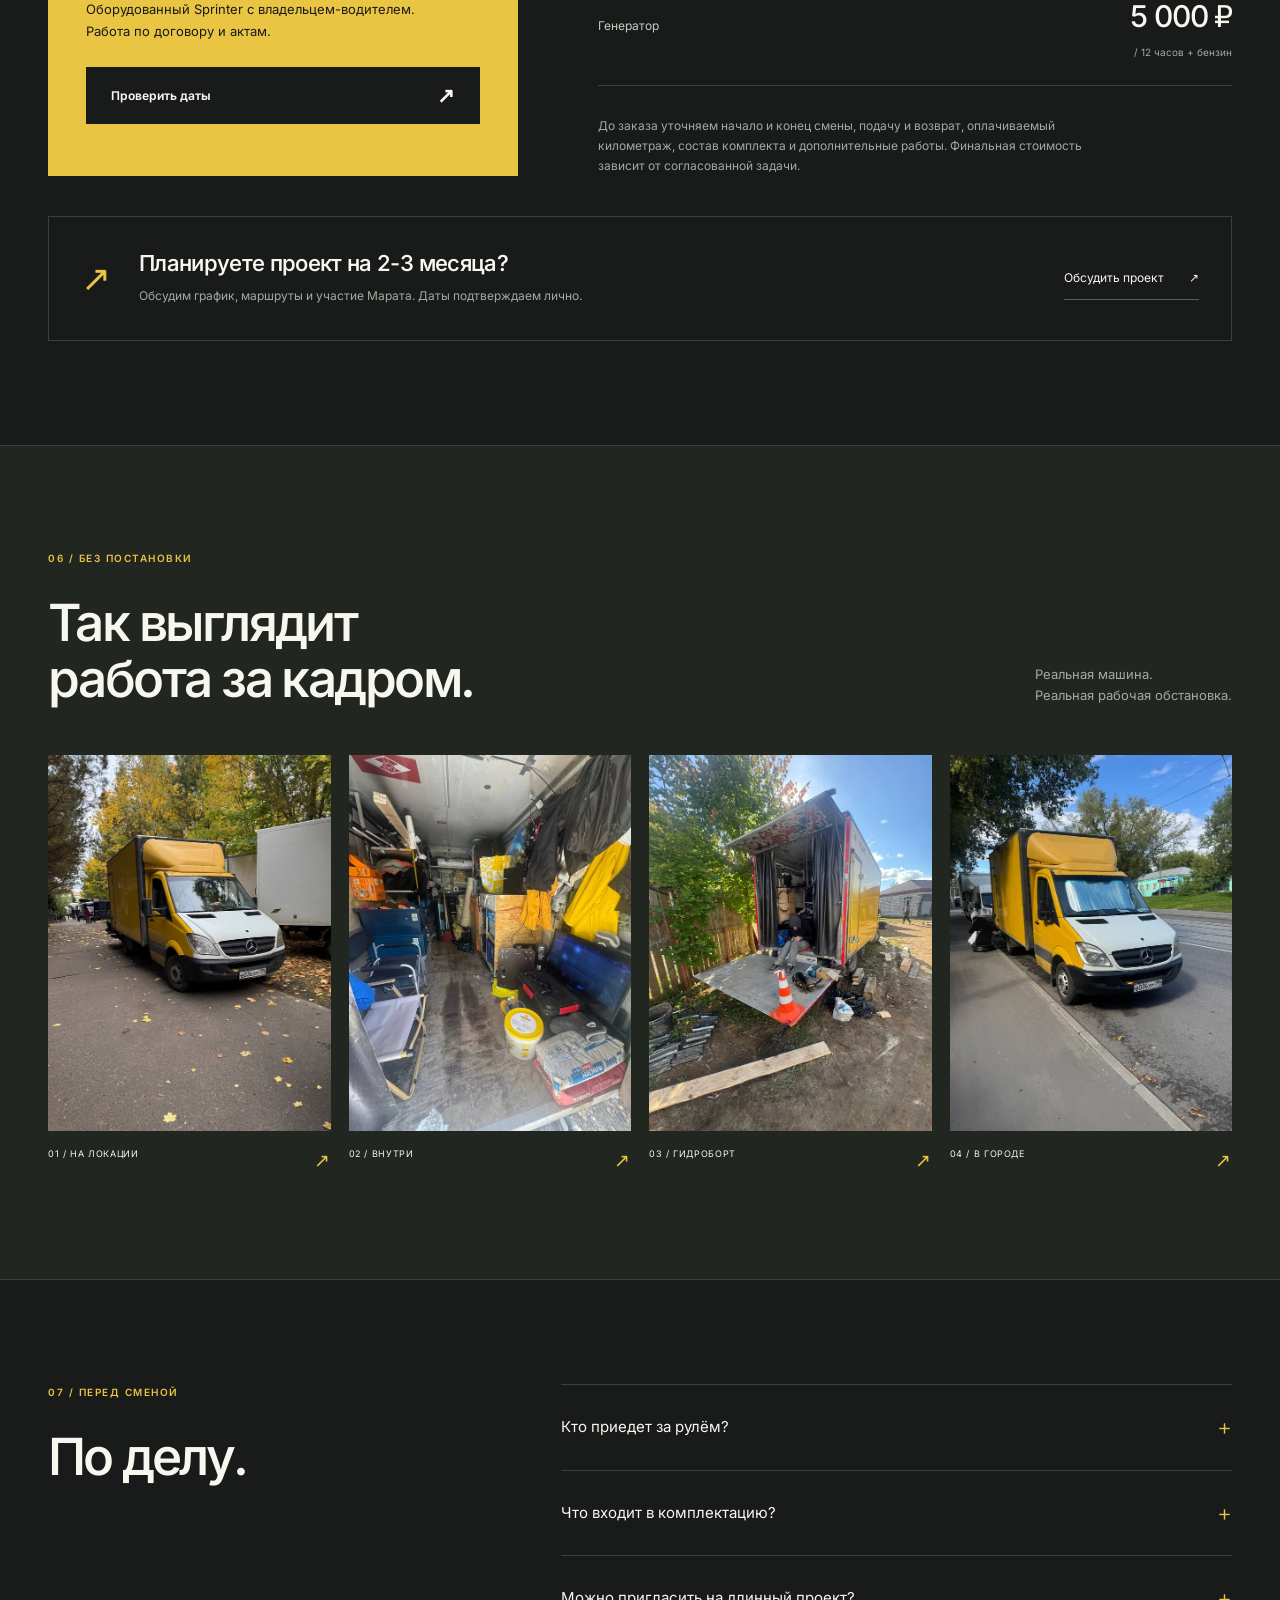
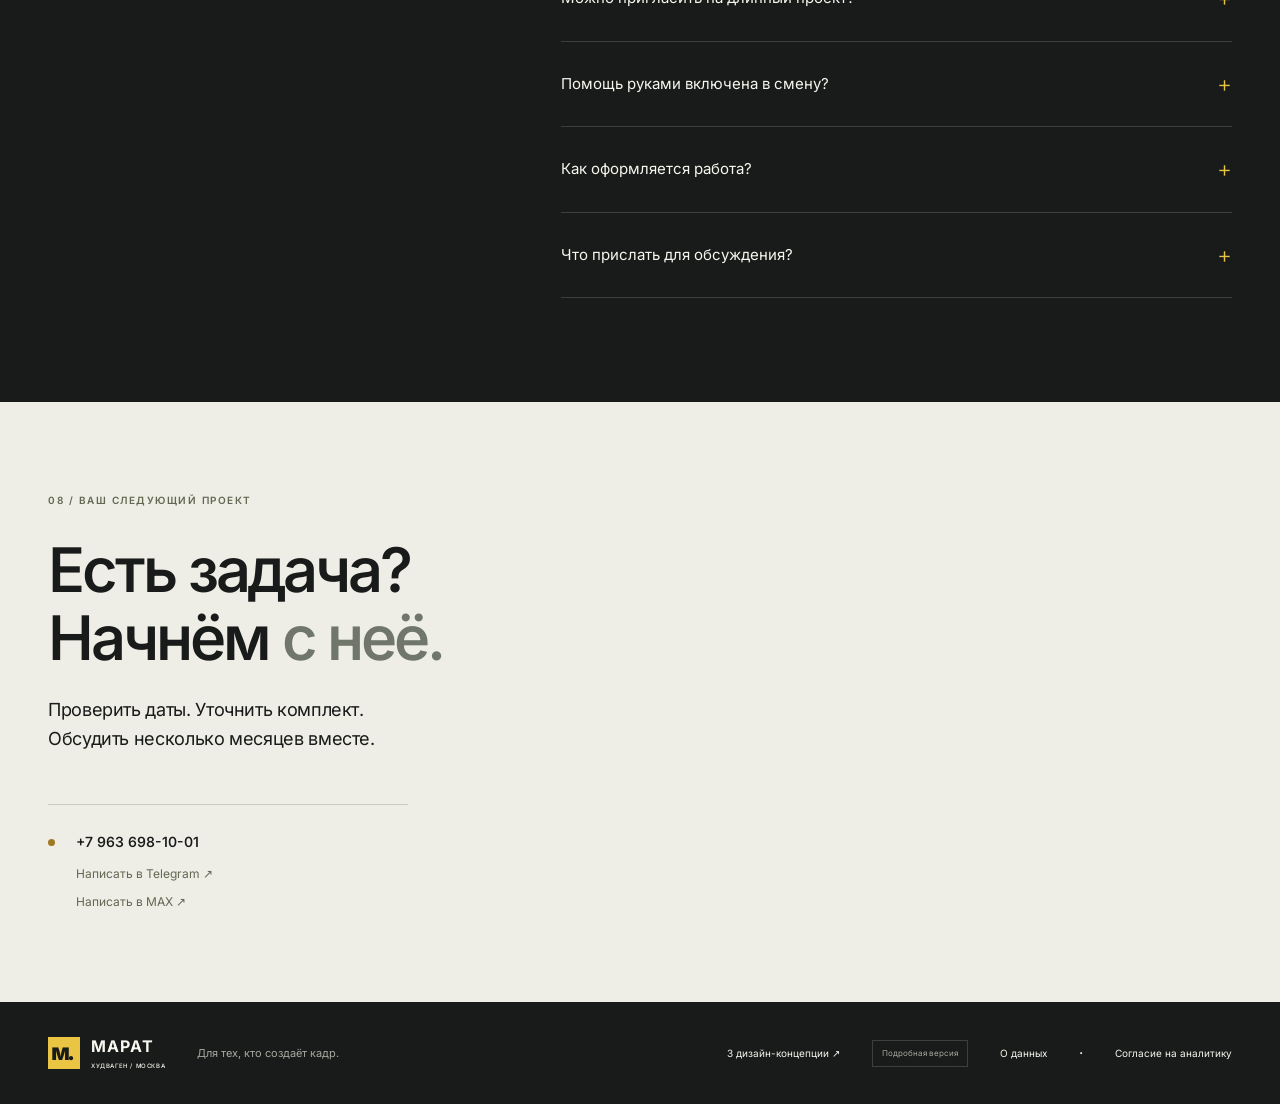
<file: site-final/brief.html>
<!doctype html>
<html lang="ru">
<head>
  <meta charset="utf-8">
  <meta name="viewport" content="width=device-width, initial-scale=1">
  <meta name="robots" content="noindex, nofollow">
  <meta name="theme-color" content="#181b19">
  <meta name="description" content="Худваген с водителем для съёмок в Москве. Mercedes Sprinter, гидроборт и стеллажи. Марат лично за рулём. 14 000 ₽ за 12 часов.">
  <title>Марат · Худваген с водителем для съёмок в Москве</title>
  <link rel="icon" href="assets/mark.svg?v=truck1" type="image/svg+xml">
  <link rel="stylesheet" href="style.css">
  <script src="main.js" defer></script>
</head>
<body><div style="padding:14px 5%;background:#e8ff4f;color:#232127;font-size:13px"><a href="index.html">← Вернуться к новому сайту C</a> · Подробная версия сайта</div>
<a class="skip" href="#main">К содержанию</a>
<header class="header wrap">
  <a class="brand" href="#" aria-label="Марат. В начало"><span class="brand-mark" aria-hidden="true">м.</span><span>МАРАТ<span class="brand-sub">ХУДВАГЕН / МОСКВА</span></span></a>
  <button class="menu-toggle" type="button" aria-controls="navigation" aria-expanded="false" hidden>Меню <span aria-hidden="true">+</span></button>
  <nav id="navigation" class="navigation" aria-label="Основная навигация"><a href="#van">Машина</a><a href="#process">Процесс</a><a href="#rates">Условия</a><a href="#gallery">Галерея</a></nav>
  <div class="header-contacts" role="group" aria-label="Связаться с Маратом"><a class="header-contact" href="https://max.ru/u/f9LHodD0cOJyWwkVK0IOzBzi9cnYJhqR4KUHkZVEpKO9ZInxwAOQDD3dlvk" target="_blank" rel="noopener noreferrer" aria-label="Написать Марату в MAX"><svg viewBox="0 0 24 24" fill="none" stroke="currentColor" stroke-width="1.8" stroke-linecap="round" stroke-linejoin="round" aria-hidden="true"><rect x="2.5" y="2.5" width="19" height="19" rx="6"/><path d="M6.5 16V8l5.5 5.5L17.5 8v8"/></svg><span class="contact-word">MAX</span></a><a class="header-contact" href="https://t.me/+79636981001" target="_blank" rel="noopener noreferrer" aria-label="Написать Марату в Telegram"><svg viewBox="0 0 24 24" fill="none" stroke="currentColor" stroke-width="1.8" stroke-linecap="round" stroke-linejoin="round" aria-hidden="true"><path d="m21 3-3.7 17-5.2-4.2-2.7 2.6.6-4.7L21 3Z"/><path d="M21 3 3 10.2l6.4 3.5L21 3Z"/></svg><span class="contact-word">Telegram</span></a><a class="header-contact" href="tel:+79636981001" aria-label="Позвонить Марату: +7 963 698-10-01"><svg viewBox="0 0 24 24" fill="none" stroke="currentColor" stroke-width="1.8" stroke-linecap="round" stroke-linejoin="round" aria-hidden="true"><path d="M5.5 3.5h3l1.5 4-2 2a15 15 0 0 0 6.5 6.5l2-2 4 1.5v3a2 2 0 0 1-2.2 2A17 17 0 0 1 3.5 5.7 2 2 0 0 1 5.5 3.5Z"/></svg><span class="contact-word">Звонок</span></a></div>
</header>
<main id="main">
  <section class="hero wrap" aria-labelledby="hero-title">
    <div class="hero-copy">
      <p class="eyebrow"><span class="dot"></span> Худваген с водителем · Москва</p>
      <h1 id="hero-title">Всё, что<br>нужно <span class="accent">за&nbsp;кадром.</span></h1>
      <p class="hero-lead">Оборудованный Sprinter для художественного цеха, реквизита и декораций. За рулём - Марат. От первых закупок до последнего съёмочного дня.</p>
      <div class="actions"><a class="button" href="#contact">Проверить даты <span aria-hidden="true">↗</span></a><a class="text-link" href="#van">Заглянуть внутрь <span aria-hidden="true">↓</span></a></div>
      <div class="hero-signature"><span class="signature-line"></span><p>Одна машина. Личное участие.<br><span>Работа по договору и актам.</span></p></div>
    </div>
    <figure class="hero-visual">
      <img src="assets/van-city-1280.webp" srcset="assets/van-city-640.webp 640w, assets/van-city-1280.webp 1280w" sizes="(max-width: 700px) 100vw, 50vw" width="1280" height="1707" alt="Жёлтый Mercedes Sprinter Марата на городской улице" fetchpriority="high">
      <div class="photo-top"><span>ART DEPARTMENT</span><span>01 / SPRINTER</span></div>
      <figcaption><span class="mini-label">В РАБОЧЕМ РИТМЕ</span><strong>Ваша база<br>на колёсах.</strong><span class="photo-year">MERCEDES-BENZ SPRINTER</span></figcaption>
      <span class="photo-corner" aria-hidden="true">↗</span>
    </figure>
    <div class="hero-bottom"><span>РЕКВИЗИТ / ДЕКОРАЦИИ / ХУДОЖЕСТВЕННЫЙ ЦЕХ</span><a href="#production">ПО ЛИСТУ ВЫЗОВА <span aria-hidden="true">↓</span></a></div>
  </section>
  <section class="fact-strip" aria-label="Коротко об условиях"><div class="wrap facts"><div><strong>14 000 <small>₽</small></strong><span>ставка за смену</span></div><div><strong>12 <small>часов</small></strong><span>продолжительность смены</span></div><div><strong>Марат</strong><span>владелец и водитель</span></div><div><strong>Москва</strong><span>база и работа на проектах</span></div></div></section>
  <section id="production" class="section wrap">
    <div class="section-heading"><p class="eyebrow">01 / ДЛЯ ПРОДАКШЕНА</p><h2>Площадка меняется.<br><span class="muted">Рабочая база - с вами.</span></h2></div>
    <div class="benefits"><article><span class="line-icon" aria-hidden="true">↗</span><h3>Один человек в контексте</h3><p>Марат сам за рулём. Маршрут, доступ к машине и задачи на площадке обсуждаете с тем, кто приедет на смену.</p></article><article><span class="line-icon" aria-hidden="true">⊞</span><h3>Место для работы цеха</h3><p>Стеллажи, инструмент и организация пространства. Состав комплекта заранее сверяем под ваш проект.</p></article><article><span class="line-icon" aria-hidden="true">↔</span><h3>Весь съёмочный цикл</h3><p>Закупки, сбор реквизита по Москве, доставка и работа на локации. Возврат и следующий день планируем вместе.</p></article></div>
  </section>
  <section id="van" class="equipment light-section">
    <div class="wrap section">
      <div class="section-heading split-heading"><div><p class="eyebrow">02 / МАШИНА И КОМПЛЕКТАЦИЯ</p><h2>Снаружи Sprinter.<br><span class="soft">Внутри - рабочий цех.</span></h2></div><p>Mercedes-Benz Sprinter.<br>Одна конкретная машина, которую вы видите на фотографиях.</p></div>
      <div class="equipment-layout">
        <div class="equipment-photos">
          <figure id="view-work" class="equipment-view"><img src="assets/interior-1280.webp" srcset="assets/interior-640.webp 640w, assets/interior-1280.webp 1280w" sizes="(max-width: 700px) 100vw, 60vw" width="1280" height="1707" alt="Стеллажи, ящики и материалы внутри худвагена" loading="lazy"><figcaption>01 / Внутри кузова</figcaption></figure>
          <figure id="view-lift" class="equipment-view"><img src="assets/tail-lift-1280.webp" width="1280" height="1707" alt="Открытая задняя часть машины и опущенный гидроборт" loading="lazy"><figcaption>02 / Задняя погрузка и гидроборт</figcaption></figure>
          <figure id="view-van" class="equipment-view"><img src="assets/van-autumn-1280.webp" width="1280" height="1707" alt="Mercedes Sprinter Марата осенью на локации" loading="lazy"><figcaption>03 / Машина на локации</figcaption></figure>
          <div class="view-switch" role="group" aria-label="Виды машины" hidden><button type="button" data-view="view-work" aria-pressed="true">Внутри</button><button type="button" data-view="view-lift" aria-pressed="false">Гидроборт</button><button type="button" data-view="view-van" aria-pressed="false">Снаружи</button></div>
        </div>
        <div class="equipment-info"><p class="eyebrow">ПРОСТРАНСТВО ПОД ЗАДАЧУ</p><div class="big-measure">4,2 × 2,2 × 2,2 <small>м</small></div><p class="small">Ориентировочные размеры будки, со слов владельца. Полезные размеры и проём проверяем под ваш груз.</p><dl class="spec-list"><div><dt>Погрузка</dt><dd>Сзади, с гидробортом</dd></div><div><dt>Организация</dt><dd>Стеллажи и рабочая зона</dd></div><div><dt>Инструмент</dt><dd>Комплект согласуем</dd></div><div><dt>Нагрузка</dt><dd>2-3 т, требует уточнения*</dd></div><div><dt>Генератор</dt><dd>Дополнительная опция</dd></div></dl><p class="small">*Предварительные данные владельца. Допустимый груз после оснащения и нагрузку гидроборта подтверждаем до заказа.</p><a class="text-link dark-link" href="#contact">Обсудить ваш комплект <span aria-hidden="true">↗</span></a></div>
      </div>
      <p class="image-note">На фото - рабочая обстановка. Реквизит и материалы продакшена не входят автоматически в аренду.</p>
    </div>
  </section>
  <section id="process" class="section wrap process-section">
    <div class="section-heading split-heading"><div><p class="eyebrow">03 / ОТ ЗАКУПКИ ДО СЪЁМКИ</p><h2>Работа начинается<br>до команды «Мотор».</h2></div><p>Марат понимает подготовку художественного цеха. Составляем маршрут по задачам и времени вашей команды.</p></div>
    <ol class="timeline"><li><span class="step-no">01</span><div><span class="mini-label">ЗА 1-3 ДНЯ / ПО ПЛАНУ</span><h3>Закупаем необходимое</h3><p>Строительные магазины и рынки. Материалы, Оракал и печать - по списку и согласованным расходам.</p></div></li><li><span class="step-no">02</span><div><span class="mini-label">ЗА 1-2 ДНЯ ДО СЪЁМКИ</span><h3>Собираем по Москве</h3><p>Забираем подготовленные материалы и реквизит по адресам. Сверяем объём, упаковку и порядок погрузки.</p></div></li><li><span class="step-no">03</span><div><span class="mini-label">СЪЁМОЧНЫЙ ДЕНЬ</span><h3>Приезжаем на площадку</h3><p>Доставляем груз. Организуем доступ к кузову и оборудованию в согласованной зоне.</p></div></li><li><span class="step-no">04</span><div><span class="mini-label">В ТЕЧЕНИЕ СМЕНЫ</span><h3>Работаем в ритме цеха</h3><p>Машина и водитель на задаче. Помощь с погрузкой и конструкциями обсуждаем отдельно.</p></div></li><li><span class="step-no">05</span><div><span class="mini-label">ПОСЛЕ СЪЁМКИ</span><h3>Возвращаем. Готовим следующий день.</h3><p>Обратный маршрут и возврат реквизита. Стыковые предметы для следующего сезона учитываем в задаче; хранение согласуем отдельно.</p></div></li></ol>
  </section>
  <section class="hands light-section"><div class="wrap hands-layout"><p class="eyebrow">04 / ДОПОЛНИТЕЛЬНЫЕ ЗАДАЧИ</p><div><h2>Когда нужны<br>ещё и руки.</h2><p class="large-copy">Можно обсудить помощь с погрузкой, сборкой и конструкциями на площадке или в цехе.</p><div class="tags"><span>Каркасы из бруса</span><span>Подиумы</span><span>Обшивка тканью и пластиком</span><span>Монтаж по задаче</span></div><p class="small">Сначала уточняем объём, время, инструмент и необходимость помощника. Состав и оплату ручной работы согласуем до смены.</p><a class="text-link dark-link" href="#contact">Рассказать о задаче <span aria-hidden="true">↗</span></a></div></div></section>
  <section id="rates" class="section wrap">
    <div class="section-heading"><p class="eyebrow">05 / ТАРИФЫ И УСЛОВИЯ</p><h2>Понятная ставка.<br><span class="muted">Детали - под ваш проект.</span></h2></div>
    <div class="rates-layout"><article class="main-rate"><span class="eyebrow">ХУДВАГЕН С МАРАТОМ</span><p class="rate-price">14 000 <span>₽</span></p><p class="rate-unit">за 12 рабочих часов</p><div class="rate-line"></div><p>Оборудованный Sprinter с владельцем-водителем. Работа по договору и актам.</p><a class="button dark-button" href="#contact">Проверить даты <span aria-hidden="true">↗</span></a></article><div class="rate-options"><div><span>Переработка после 12 часов</span><strong>1 400 ₽<small>/ час</small></strong></div><div><span>Выезд за МКАД</span><strong>65 ₽<small>/ км</small></strong></div><div><span>Генератор</span><strong>5 000 ₽<small>/ 12 часов + бензин</small></strong></div><p class="small">До заказа уточняем начало и конец смены, подачу и возврат, оплачиваемый километраж, состав комплекта и дополнительные работы. Финальная стоимость зависит от согласованной задачи.</p></div></div>
    <aside class="long-project"><span class="project-symbol" aria-hidden="true">↗</span><div><h3>Планируете проект на <span style="white-space:nowrap">2-3 месяца?</span></h3><p>Обсудим график, маршруты и участие Марата. Даты подтверждаем лично.</p></div><a class="text-link" href="#contact">Обсудить проект <span aria-hidden="true">↗</span></a></aside>
  </section>
  <section id="gallery" class="gallery-section section">
    <div class="wrap section-heading split-heading"><div><p class="eyebrow">06 / БЕЗ ПОСТАНОВКИ</p><h2>Так выглядит<br>работа за кадром.</h2></div><p>Реальная машина.<br>Реальная рабочая обстановка.</p></div>
    <div class="wrap gallery-grid">
      <a class="gallery-item" href="assets/van-autumn-1280.webp" data-caption="Машина на локации"><img src="assets/van-autumn-640.webp" width="640" height="853" alt="Открыть фото машины на осенней локации" loading="lazy"><span>01 / НА ЛОКАЦИИ <b aria-hidden="true">↗</b></span></a>
      <a class="gallery-item" href="assets/interior-1280.webp" data-caption="Стеллажи и рабочее пространство"><img src="assets/interior-640.webp" width="640" height="853" alt="Открыть фото стеллажей внутри машины" loading="lazy"><span>02 / ВНУТРИ <b aria-hidden="true">↗</b></span></a>
      <a class="gallery-item" href="assets/tail-lift-1280.webp" data-caption="Задняя погрузка и гидроборт"><img src="assets/tail-lift-640.webp" width="640" height="853" alt="Открыть фото гидроборта" loading="lazy"><span>03 / ГИДРОБОРТ <b aria-hidden="true">↗</b></span></a>
      <a class="gallery-item" href="assets/van-city-1280.webp" data-caption="Sprinter в городе"><img src="assets/van-city-640.webp" width="640" height="853" alt="Открыть фото Sprinter на городской улице" loading="lazy"><span>04 / В ГОРОДЕ <b aria-hidden="true">↗</b></span></a>
    </div>
  </section>
  <section id="faq" class="section wrap faq-layout"><div><p class="eyebrow">07 / ПЕРЕД СМЕНОЙ</p><h2>По делу.</h2></div><div class="faq-list">
    <details><summary>Кто приедет за рулём?</summary><p>Марат, владелец машины. Он работает лично и не передаёт Sprinter другому водителю.</p></details>
    <details><summary>Что входит в комплектацию?</summary><p>В машине есть стеллажи, инструмент и рабочая организация пространства. Конкретную опись согласуем под задачу. Реквизит и материалы на фотографиях могут принадлежать продакшену.</p></details>
    <details><summary>Можно пригласить на длинный проект?</summary><p>Да, Марату интересны проекты на 2-3 месяца. По сведениям на 27 сентября 2026 года, он планирует следующий проект после завершения занятости 5-6 октября. Это ориентир, а не подтверждённая свободная дата. График и условия нужно сверить лично.</p></details>
    <details><summary>Помощь руками включена в смену?</summary><p>Зависит от согласованной задачи. Погрузку, сборку и монтаж обсуждаем заранее: что нужно сделать, сколько времени это займёт, нужен ли помощник и как оплачивается работа.</p></details>
    <details><summary>Как оформляется работа?</summary><p>По договору через ИП Марата, закрывающие документы - акты. Порядок оплаты и реквизиты согласуются до заказа.</p></details>
    <details><summary>Что прислать для обсуждения?</summary><p>Даты, длительность проекта, адреса, перечень и размеры груза. Добавьте потребность в генераторе, ручной работе и обратном вывозе. Если есть список реквизита или фото задачи, их можно приложить при личном общении.</p></details>
  </div></section>
  <section id="contact" class="contact light-section"><div class="wrap contact-layout contact-simple"><div><p class="eyebrow">08 / ВАШ СЛЕДУЮЩИЙ ПРОЕКТ</p><h2>Есть задача?<br>Начнём <span class="soft">с неё.</span></h2><p class="large-copy">Проверить даты. Уточнить комплект.<br>Обсудить несколько месяцев вместе.</p><div class="contact-state"><span class="dot"></span><div><strong><a href="tel:+79636981001">+7 963 698-10-01</a></strong><p><a href="https://t.me/+79636981001" target="_blank" rel="noopener noreferrer">Написать в Telegram ↗</a></p><p><a href="https://max.ru/u/f9LHodD0cOJyWwkVK0IOzBzi9cnYJhqR4KUHkZVEpKO9ZInxwAOQDD3dlvk" target="_blank" rel="noopener noreferrer">Написать в MAX ↗</a></p></div></div></div>
    <noscript><p>Для обсуждения подготовьте даты, маршрут, размеры груза и список дополнительных задач. Позвоните Марату: +7 963 698-10-01.</p></noscript>
  </div></section>
</main>
<footer class="wrap footer"><a class="brand" href="#"><span class="brand-mark" aria-hidden="true">м.</span><span>МАРАТ<span class="brand-sub">ХУДВАГЕН / МОСКВА</span></span></a><p>Для тех, кто создаёт кадр.</p><a href="../concepts/">3 дизайн-концепции <span aria-hidden="true">↗</span></a><span class="draft-label">Подробная версия</span><a href="../site-final/privacy.html">О данных</a> · <a href="/site-final/analytics-consent.html">Согласие на аналитику</a></footer>
<dialog id="lightbox" aria-label="Просмотр фотографии"><div class="lightbox-top"><p id="lightbox-caption"></p><button type="button" id="close-lightbox" aria-label="Закрыть фотографию">Закрыть ×</button></div><img id="lightbox-image" alt=""><div class="lightbox-controls"><button id="previous-photo" type="button" aria-label="Предыдущее фото">←</button><span id="photo-count"></span><button id="next-photo" type="button" aria-label="Следующее фото">→</button></div></dialog>
<script src="consent-metrika.js?v=20261015" defer></script></body>
</html>
</file>
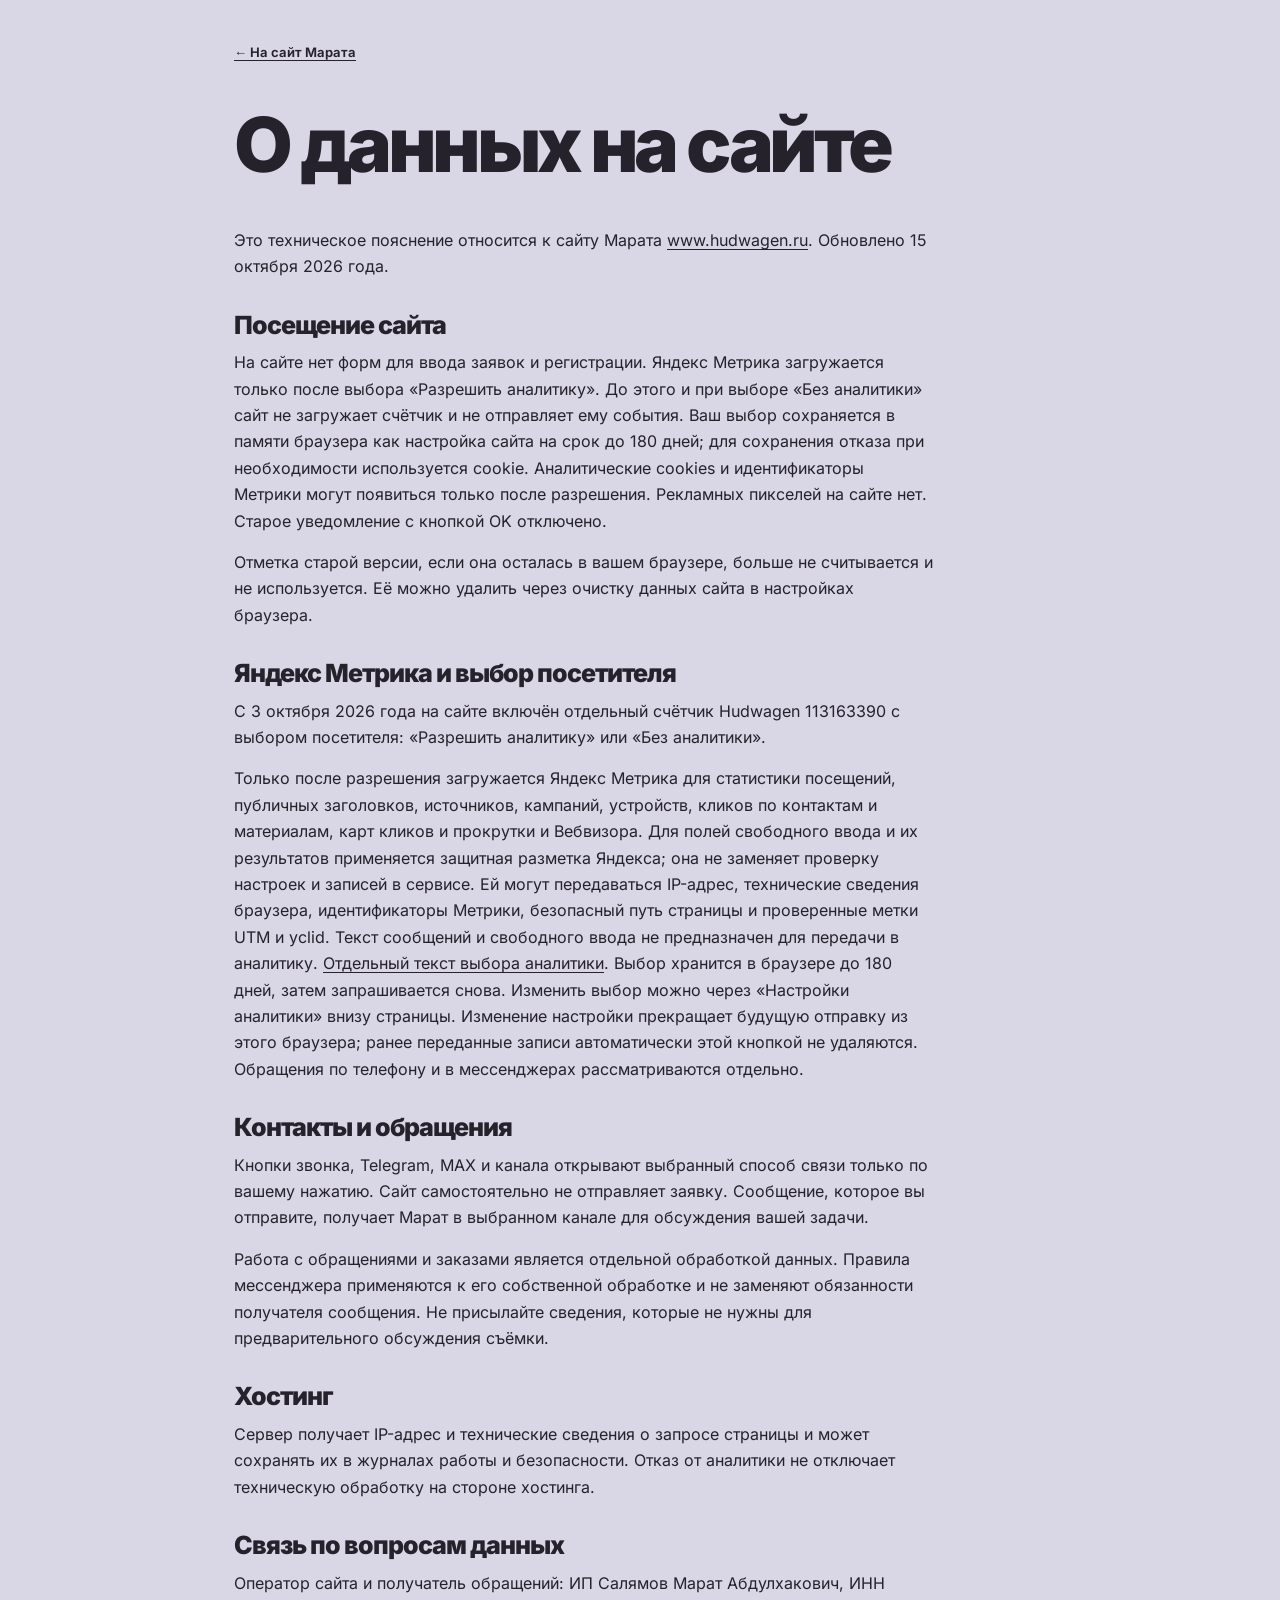
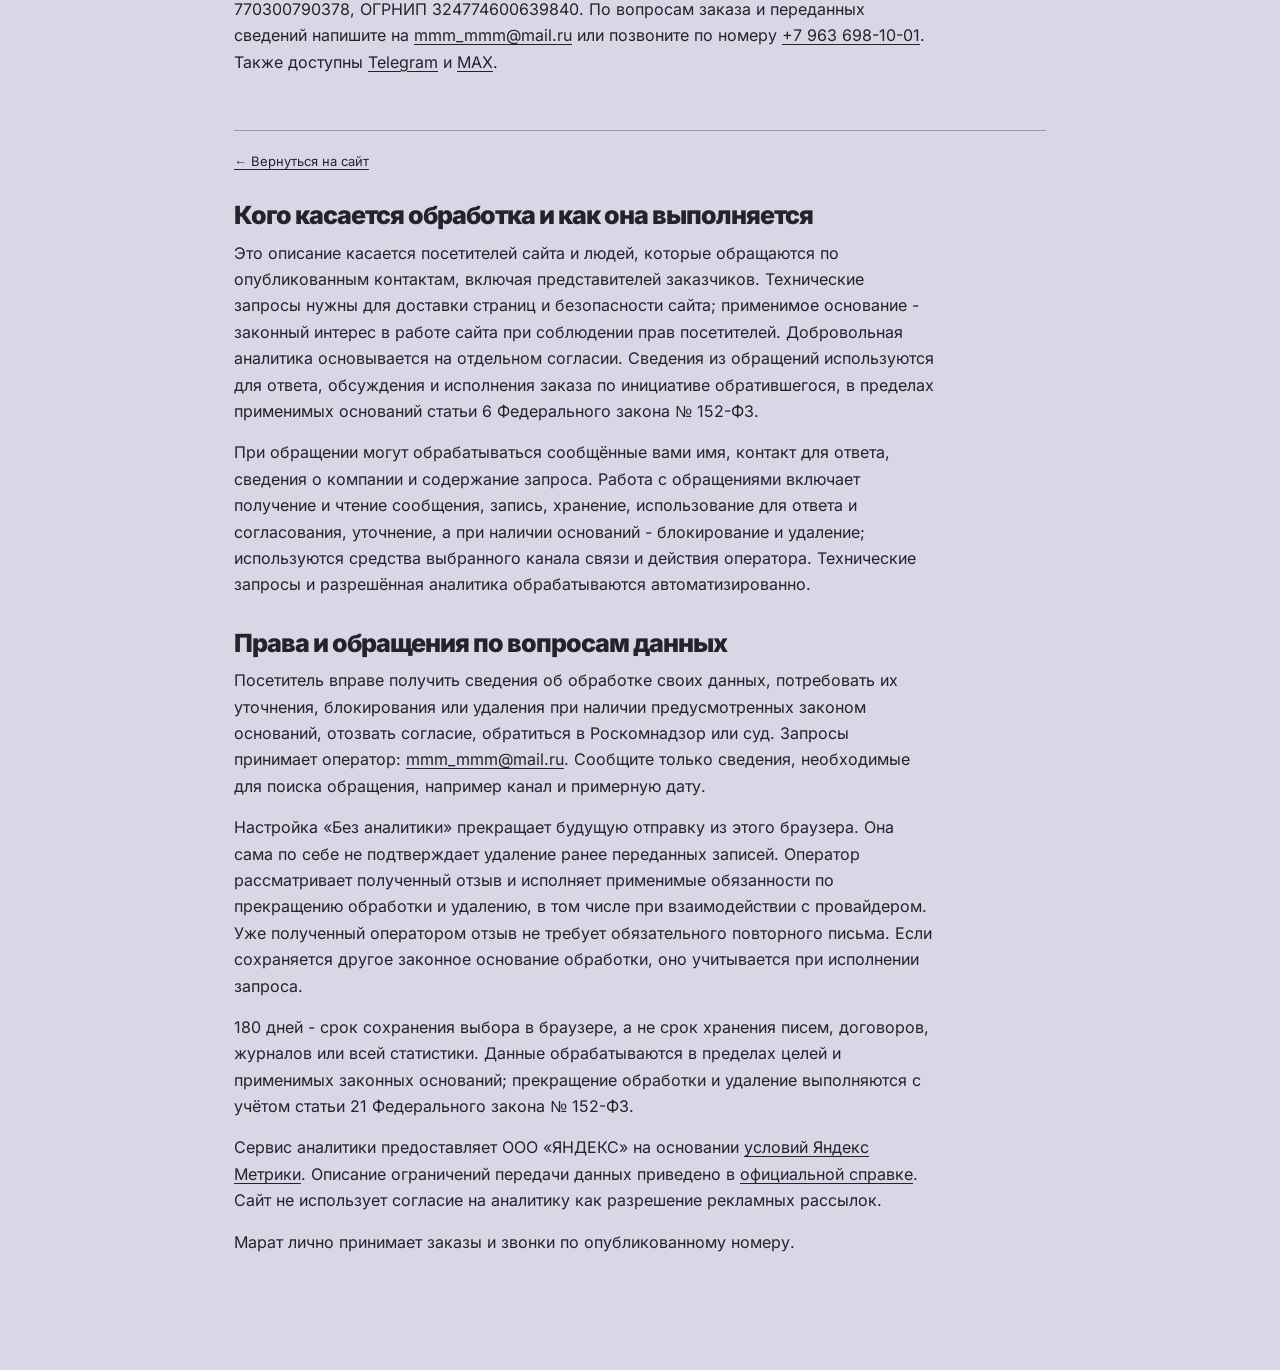
<file: site-final/privacy.html>
<!doctype html>
<html lang="ru">
<head>
  <meta charset="utf-8">
  <meta name="viewport" content="width=device-width, initial-scale=1">
  <meta name="robots" content="noindex, follow">
  <meta name="theme-color" content="#d9d6e6">
  <title>О данных на сайте Марата</title>
  <meta name="description" content="Данные на сайте Марата: прямые контакты, Яндекс Метрика по выбору посетителя и технические журналы хостинга.">
  <link rel="icon" href="assets/mark.svg?v=truck1" type="image/svg+xml">
  <link rel="stylesheet" href="../concepts/shared/experience.css">
  <style>body{background:#d9d6e6;color:#26222c}.privacy-page{max-width:860px;margin:0 auto;padding:42px 24px 100px}.privacy-page h1{font-size:clamp(42px,8vw,76px);letter-spacing:-.06em;line-height:1;margin:45px 0}.privacy-page h2{font-size:25px;letter-spacing:-.04em;margin:34px 0 12px}.privacy-page p{font-size:16px;line-height:1.65;max-width:70ch;margin:0 0 15px}.privacy-page a:not(.brand){text-decoration:underline;text-underline-offset:3px}.privacy-page a:focus-visible{outline:3px solid #9c2b16;outline-offset:4px}.privacy-back{font-size:13px;font-weight:650}.privacy-footer{margin-top:55px;border-top:1px solid #26222c55;padding-top:20px}.privacy-footer a{font-size:13px}@media(max-width:700px){.privacy-page{padding:24px 20px 80px}.privacy-page h1{margin:35px 0}.privacy-page p{font-size:14px}}</style>
</head>
<body>
  <main class="privacy-page">
    <a class="privacy-back" href="../">← На сайт Марата</a>
    <h1>О данных на сайте</h1>
    <p>Это техническое пояснение относится к сайту Марата <a href="https://www.hudwagen.ru/">www.hudwagen.ru</a>. Обновлено 15 октября 2026 года.</p>
    <h2>Посещение сайта</h2>
    <p>На сайте нет форм для ввода заявок и регистрации. Яндекс Метрика загружается только после выбора «Разрешить аналитику». До этого и при выборе «Без аналитики» сайт не загружает счётчик и не отправляет ему события. Ваш выбор сохраняется в памяти браузера как настройка сайта на срок до 180 дней; для сохранения отказа при необходимости используется cookie. Аналитические cookies и идентификаторы Метрики могут появиться только после разрешения. Рекламных пикселей на сайте нет. Старое уведомление с кнопкой OK отключено.</p>
    <p>Отметка старой версии, если она осталась в вашем браузере, больше не считывается и не используется. Её можно удалить через очистку данных сайта в настройках браузера.</p>
    <h2>Яндекс Метрика и выбор посетителя</h2><p>С 3 октября 2026 года на сайте включён отдельный счётчик Hudwagen 113163390 с выбором посетителя: «Разрешить аналитику» или «Без аналитики».</p><p>Только после разрешения загружается Яндекс Метрика для статистики посещений, публичных заголовков, источников, кампаний, устройств, кликов по контактам и материалам, карт кликов и прокрутки и Вебвизора. Для полей свободного ввода и их результатов применяется защитная разметка Яндекса; она не заменяет проверку настроек и записей в сервисе. Ей могут передаваться IP-адрес, технические сведения браузера, идентификаторы Метрики, безопасный путь страницы и проверенные метки UTM и yclid. Текст сообщений и свободного ввода не предназначен для передачи в аналитику. <a href="/site-final/analytics-consent.html">Отдельный текст выбора аналитики</a>. Выбор хранится в браузере до 180 дней, затем запрашивается снова. Изменить выбор можно через «Настройки аналитики» внизу страницы. Изменение настройки прекращает будущую отправку из этого браузера; ранее переданные записи автоматически этой кнопкой не удаляются. Обращения по телефону и в мессенджерах рассматриваются отдельно.</p><h2>Контакты и обращения</h2>
    <p>Кнопки звонка, Telegram, MAX и канала открывают выбранный способ связи только по вашему нажатию. Сайт самостоятельно не отправляет заявку. Сообщение, которое вы отправите, получает Марат в выбранном канале для обсуждения вашей задачи.</p>
    <p>Работа с обращениями и заказами является отдельной обработкой данных. Правила мессенджера применяются к его собственной обработке и не заменяют обязанности получателя сообщения. Не присылайте сведения, которые не нужны для предварительного обсуждения съёмки.</p>
    <h2>Хостинг</h2>
    <p>Сервер получает IP-адрес и технические сведения о запросе страницы и может сохранять их в журналах работы и безопасности. Отказ от аналитики не отключает техническую обработку на стороне хостинга.</p>
    <h2>Связь по вопросам данных</h2>
    <p>Оператор сайта и получатель обращений: ИП Салямов Марат Абдулхакович, ИНН 770300790378, ОГРНИП 324774600639840. По вопросам заказа и переданных сведений напишите на <a href="mailto:mmm_mmm@mail.ru">mmm_mmm@mail.ru</a> или позвоните по номеру <a href="tel:+79636981001">+7 963 698-10-01</a>. Также доступны <a href="https://t.me/+79636981001" target="_blank" rel="noopener noreferrer">Telegram</a> и <a href="https://max.ru/u/f9LHodD0cOJyWwkVK0IOzBzi9cnYJhqR4KUHkZVEpKO9ZInxwAOQDD3dlvk" target="_blank" rel="noopener noreferrer">MAX</a>.</p>
    <div class="privacy-footer"><a href="../">← Вернуться на сайт</a></div>
  <h2>Кого касается обработка и как она выполняется</h2><p>Это описание касается посетителей сайта и людей, которые обращаются по опубликованным контактам, включая представителей заказчиков. Технические запросы нужны для доставки страниц и безопасности сайта; применимое основание - законный интерес в работе сайта при соблюдении прав посетителей. Добровольная аналитика основывается на отдельном согласии. Сведения из обращений используются для ответа, обсуждения и исполнения заказа по инициативе обратившегося, в пределах применимых оснований статьи 6 Федерального закона № 152-ФЗ.</p><p>При обращении могут обрабатываться сообщённые вами имя, контакт для ответа, сведения о компании и содержание запроса. Работа с обращениями включает получение и чтение сообщения, запись, хранение, использование для ответа и согласования, уточнение, а при наличии оснований - блокирование и удаление; используются средства выбранного канала связи и действия оператора. Технические запросы и разрешённая аналитика обрабатываются автоматизированно.</p><h2>Права и обращения по вопросам данных</h2><p>Посетитель вправе получить сведения об обработке своих данных, потребовать их уточнения, блокирования или удаления при наличии предусмотренных законом оснований, отозвать согласие, обратиться в Роскомнадзор или суд. Запросы принимает оператор: <a href="mailto:mmm_mmm@mail.ru?subject=Вопрос%20об%20обработке%20данных">mmm_mmm@mail.ru</a>. Сообщите только сведения, необходимые для поиска обращения, например канал и примерную дату.</p><p>Настройка «Без аналитики» прекращает будущую отправку из этого браузера. Она сама по себе не подтверждает удаление ранее переданных записей. Оператор рассматривает полученный отзыв и исполняет применимые обязанности по прекращению обработки и удалению, в том числе при взаимодействии с провайдером. Уже полученный оператором отзыв не требует обязательного повторного письма. Если сохраняется другое законное основание обработки, оно учитывается при исполнении запроса.</p><p>180 дней - срок сохранения выбора в браузере, а не срок хранения писем, договоров, журналов или всей статистики. Данные обрабатываются в пределах целей и применимых законных оснований; прекращение обработки и удаление выполняются с учётом статьи 21 Федерального закона № 152-ФЗ.</p><p>Сервис аналитики предоставляет ООО «ЯНДЕКС» на основании <a href="https://yandex.ru/legal/metrica_termsofuse/ru/">условий Яндекс Метрики</a>. Описание ограничений передачи данных приведено в <a href="https://yandex.ru/support/metrica/ru/general/confidential-data">официальной справке</a>. Сайт не использует согласие на аналитику как разрешение рекламных рассылок.</p><p>Марат лично принимает заказы и звонки по опубликованному номеру.</p></main>
<script src="consent-metrika.js?v=20261015" defer></script></body>
</html>
</file>
<file: concepts/shared/experience.css>
@font-face{font-family:Inter;src:url('../../assets/fonts/inter-cyrillic.woff2') format('woff2');font-weight:100 900;font-display:swap;unicode-range:U+0400-052F,U+2DE0-2DFF,U+A640-A69F,U+FE2E-FE2F}@font-face{font-family:Inter;src:url('../../assets/fonts/inter-latin.woff2') format('woff2');font-weight:100 900;font-display:swap}
:root{--ink:#232127;--paper:#eeeae0;--acid:#e8ff4f;--orange:#ff653c;--line:rgba(35,33,39,.22);--pad:clamp(20px,4vw,70px)}*{box-sizing:border-box}html{scroll-behavior:smooth;scroll-padding-top:90px}body{margin:0;font-family:Inter,Arial,sans-serif;color:var(--ink);background:var(--paper);font-size:15px;-webkit-font-smoothing:antialiased}a{color:inherit;text-decoration:none}button,input{font:inherit}button,a,input{-webkit-tap-highlight-color:transparent}button{color:inherit;cursor:pointer}button:disabled{cursor:default}a:focus-visible,button:focus-visible,input:focus-visible,summary:focus-visible{outline:3px solid currentColor;outline-offset:5px}button{border:0}img{display:block;max-width:100%;object-fit:cover}svg{display:block}h1,h2,h3,p,figure{margin:0}h1,h2,h3{font-weight:850;letter-spacing:-.075em;line-height:.94}h2{font-size:clamp(46px,7vw,112px)}p{line-height:1.6}::selection{background:#ff653c;color:#17151a}.skip{position:fixed;left:20px;top:-100px;background:#fff;color:#000;padding:12px;z-index:200}.skip:focus{top:12px}.sr{position:absolute;width:1px;height:1px;padding:0;margin:-1px;overflow:hidden;clip:rect(0,0,0,0);white-space:nowrap;border:0}.eyebrow,.micro{font-size:11px;font-weight:650;letter-spacing:.08em;text-transform:uppercase}.wrap{padding-inline:var(--pad)}.topbar{position:relative;z-index:20;padding:20px var(--pad);display:flex;align-items:center;justify-content:space-between;border-bottom:1px solid var(--line);gap:24px}.brand{display:flex;align-items:center;gap:12px}.brand b{font-size:25px;letter-spacing:-.065em;line-height:1}.brand small{display:block;font-size:9px;letter-spacing:.13em;margin-top:5px}.brand-symbol{font-size:37px;font-weight:900;letter-spacing:-.18em;transform:rotate(-12deg);width:44px}.topbar nav{display:flex;gap:24px;align-items:center;font-size:12px}.top-phone{font-size:13px;font-weight:700;white-space:nowrap}.topbar .nav-date{border:1px solid currentColor;border-radius:30px;padding:12px 18px}.concept-switch{position:fixed;z-index:60;bottom:22px;left:var(--pad);display:flex;align-items:center;gap:3px;padding:5px;background:#fffdf0;box-shadow:0 3px 30px #0002;border-radius:100px;color:#232127}.concept-switch>a{display:grid;place-items:center;width:34px;height:34px;border-radius:50%;font-size:12px}.concept-switch>a[aria-current=page]{background:#232127;color:#fff}.concept-switch .switch-home{width:auto;padding-inline:12px;font-size:10px;letter-spacing:.04em}.contact-dock{position:fixed;z-index:60;bottom:22px;right:var(--pad);display:flex;align-items:center;background:#232127;color:#fffdf0;border:1px solid #ffffff30;border-radius:100px;box-shadow:0 3px 30px #0002;padding:6px;gap:4px}.contact-dock a,.contact-dock button{padding:11px 16px;border-radius:50px;font-size:12px;background:transparent;color:inherit}.contact-dock .dock-call{background:#e8ff4f;color:#232127}.btn{display:inline-flex;align-items:center;justify-content:space-between;gap:32px;background:var(--ink);color:var(--paper);border-radius:4px;padding:18px 23px;font-size:13px;font-weight:650;min-height:54px}.btn .arrow{font-size:24px;line-height:.6}.btn.light{background:var(--paper);color:var(--ink)}.btn.acid{background:var(--acid);color:#232127}.text-link{display:inline-flex;align-items:center;gap:24px;font-weight:650;border-bottom:1px solid;padding-bottom:6px}.section-head{display:flex;align-items:flex-start;justify-content:space-between;gap:32px;margin-bottom:48px}.section-head p{max-width:320px;font-size:14px}.contact-section{padding:110px var(--pad) 120px;background:var(--acid);color:#232127}.contact-section .eyebrow{margin-bottom:32px}.contact-section h2{max-width:1050px;margin-bottom:40px}.contact-number{font-size:clamp(26px,4.3vw,65px);letter-spacing:-.05em;font-weight:750;display:block;width:fit-content;border-bottom:2px solid;margin-bottom:30px}.contact-links{display:flex;flex-wrap:wrap;gap:12px;align-items:center}.contact-links button{background:transparent;color:inherit;border:1px solid;padding:18px 25px;border-radius:4px;min-height:54px}.footer-note{display:flex;justify-content:space-between;gap:24px;margin-top:70px;padding-top:25px;border-top:1px solid #23212740;font-size:11px}.contact-section .context{margin:24px 0;max-width:550px}.max-info{background:#fffdf1;border:0;border-radius:16px;padding:38px;max-width:min(490px,calc(100% - 30px));color:#232127;box-shadow:0 20px 120px #0006}.max-info::backdrop{background:#16151bbf;backdrop-filter:blur(8px)}.max-info h2{font-size:40px;margin:24px 0}.max-info p{font-size:14px}.max-info input{font-size:22px;border:1px solid #bbb;background:transparent;width:100%;padding:14px;margin:20px 0;border-radius:5px}.max-info .close-dialog{float:right;background:transparent;padding:3px 8px;font-size:25px}.max-info .max-actions{display:flex;gap:12px;flex-wrap:wrap}.max-info .copy-status{min-height:45px;font-size:12px;margin-top:12px}.max-fallback{font-size:12px;margin-top:18px}.max-fallback summary{cursor:pointer}.channel{position:relative;display:grid;grid-template-columns:1fr 1fr;background:#ff653c;color:#231e21;overflow:hidden;min-height:600px}.channel-copy{padding:80px var(--pad);display:flex;flex-direction:column;align-items:flex-start;justify-content:center}.channel h2{font-size:clamp(48px,5.5vw,87px);margin:28px 0 35px}.channel-photo{position:relative;margin:40px 40px 40px 0;min-height:430px;overflow:hidden;transform:rotate(3deg);border:12px solid #262329}.channel-photo img{width:100%;height:100%;position:absolute;object-position:center 45%}.channel-photo .play{position:absolute;inset:0;display:grid;place-items:center}.play span{display:grid;place-items:center;font-size:32px;border:1px solid #fffa;color:#fff;width:85px;height:85px;border-radius:100%;backdrop-filter:blur(8px)}.channel-photo figcaption{position:absolute;bottom:15px;left:20px;right:20px;color:#fff;display:flex;justify-content:space-between;font-size:10px;text-shadow:0 1px 8px #000}.channel .caption{font-size:11px;margin-top:20px}.real-photos{padding:100px var(--pad);background:#1f1d22;color:#efeadd}.photo-grid{display:grid;grid-template-columns:1.2fr .8fr 1fr;gap:22px}.photo-grid figure:nth-child(2){padding-top:110px}.photo-grid figure:nth-child(3){padding-top:40px}.photo-grid img{width:100%;aspect-ratio:3/4;filter:saturate(.8)}.photo-grid figcaption{display:flex;justify-content:space-between;gap:15px;font-size:11px;margin-top:16px}.details-section{padding:100px var(--pad);background:#efecdf;color:#232127}.rates{display:grid;grid-template-columns:1.15fr 1fr;gap:8vw;margin:60px 0}.base-rate{font-size:clamp(64px,10vw,150px);letter-spacing:-.08em;font-weight:850;line-height:1}.base-rate small{display:block;font-size:14px;letter-spacing:0;font-weight:450;margin-top:18px}.rate-rows>div{display:flex;justify-content:space-between;gap:30px;padding:20px 0;border-bottom:1px solid #23212740;font-size:13px}.rate-rows b{white-space:nowrap}.details-section .fine{font-size:12px;max-width:740px}.faq{margin-top:60px;border-top:1px solid #23212750}.faq details{border-bottom:1px solid #23212750;padding:20px 0}.faq summary{cursor:pointer;font-size:18px;font-weight:650;letter-spacing:-.035em}.faq p{padding:18px 0 5px;max-width:700px;font-size:14px}.reveal{opacity:1}.js .reveal{opacity:0;transform:translateY(32px);transition:opacity .8s,transform .8s}.js .reveal.in{opacity:1;transform:none}
/* C - sculptural scroll story */
body.experience-c{--paper:#d9d6e6;background:var(--paper)}.c-intro{position:relative;min-height:calc(100svh - 91px);display:flex;flex-direction:column;align-items:center;text-align:center;padding:35px var(--pad) 24px;isolation:isolate;overflow:hidden}.c-intro .eyebrow{z-index:2}.c-title{position:relative;z-index:1;font-size:clamp(72px,12vw,190px);line-height:.77;letter-spacing:-.085em;margin-top:30px;font-weight:900}.c-title span{display:block}.c-title .outline{color:transparent;-webkit-text-stroke:1.5px var(--ink)}.hero-vehicle{width:100%;height:clamp(270px,41vw,550px);position:relative;margin-top:clamp(-120px,-8vw,-40px);z-index:2}.hero-vehicle canvas{width:100%;height:100%;display:block}.vehicle-fallback{height:100%;width:100%;object-fit:contain}.js .vehicle-fallback{display:none}.van-canvas{display:none}.js .van-canvas{display:block}.c-ring{position:absolute;left:20%;right:20%;bottom:10%;height:16%;border:1px solid #65617144;border-radius:50%;transform:rotate(-7deg);z-index:-1}.hero-bottom{width:100%;display:flex;align-items:flex-end;justify-content:space-between;gap:25px;margin-top:-15px;text-align:left;z-index:3}.hero-bottom p{font-size:13px;max-width:300px}.scroll-cue{display:flex;align-items:center;gap:14px;font-size:11px}.scroll-cue span{width:48px;height:48px;border:1px solid #23212770;border-radius:50%;display:grid;place-items:center;font-size:23px}.c-number{position:absolute;right:var(--pad);top:90px;font-size:11px;writing-mode:vertical-rl;letter-spacing:.12em}.sticker{position:absolute;left:11%;top:43%;width:110px;height:110px;display:flex;align-items:center;justify-content:center;text-align:center;background:var(--orange);border-radius:50%;font-size:11px;font-weight:750;line-height:1.3;transform:rotate(-15deg);z-index:3}.story-scroll{position:relative;height:420svh;background:#ff653c}.story-stage{position:sticky;top:0;height:100svh;min-height:620px;overflow:hidden;background:var(--story-bg,#ff653c);color:var(--story-ink,#232127);transition:background .45s,color .45s;isolation:isolate}.story-top{position:absolute;top:35px;left:var(--pad);right:var(--pad);display:flex;justify-content:space-between;z-index:3}.story-word{position:absolute;top:14%;left:var(--pad);font-size:clamp(76px,13.5vw,210px);font-weight:900;letter-spacing:-.08em;line-height:.85;opacity:.16;pointer-events:none}.story-vehicle{position:absolute;width:100%;height:70%;top:8%;left:0}.story-vehicle canvas{width:100%;height:100%}.story-copy{position:absolute;bottom:115px;left:var(--pad);width:30%;z-index:3}.story-copy h2{font-size:clamp(32px,4vw,64px);margin:12px 0 18px}.story-copy p{font-size:13px;max-width:350px}.story-detail{position:absolute;bottom:130px;right:var(--pad);width:190px;z-index:4;transform:rotate(5deg);border:7px solid #fffdf0;background:#fffdf0;box-shadow:0 8px 25px #0002}.story-detail img{aspect-ratio:1;object-position:center 40%;width:100%}.story-detail figcaption{font-size:9px;padding:8px 2px 2px;color:#232127}.story-controls{position:absolute;left:var(--pad);right:var(--pad);bottom:40px;z-index:5;display:flex;gap:8px}.story-controls button{position:relative;background:transparent;color:inherit;padding:18px 0 8px;border-top:2px solid #23212740;flex:1;text-align:left;font-size:11px;transition:border-color .25s,opacity .25s;opacity:.65}.story-controls button[aria-pressed=true]{border-top-color:currentColor;opacity:1}.story-controls b{margin-right:12px}.story-note{font-size:10px;position:absolute;top:75px;right:var(--pad);opacity:.65;max-width:150px;text-align:right}.story-static{display:none}.nojs-story{padding:60px var(--pad);background:var(--orange)}.manifesto{padding:110px var(--pad);background:#e8ff4f;color:#232127;position:relative;overflow:hidden}.manifesto .eyebrow{margin-bottom:40px}.manifesto h2{font-size:clamp(45px,7.8vw,125px);max-width:1300px}.manifesto h2 em{font-family:Georgia,serif;font-weight:400}.manifesto-bottom{display:flex;justify-content:space-between;gap:30px;margin-top:55px;border-top:1px solid #23212750;padding-top:24px}.manifesto-bottom p{max-width:460px;font-size:14px}.orbit-mark{font-size:130px;line-height:.6}
/* A - the edit room */
body.experience-a{--paper:#efe9d9;--ink:#251e22;--orange:#fd4429;background:var(--paper)}.a-hero{padding:40px var(--pad) 80px;position:relative;overflow:hidden}.a-kicker{display:flex;justify-content:space-between;gap:25px}.a-title{font-size:clamp(82px,17vw,280px);letter-spacing:-.095em;line-height:.75;margin:42px 0 0;position:relative;z-index:3}.a-title span{display:block;margin-left:19%;color:var(--orange);font-style:italic;font-family:Georgia,serif;font-weight:400;letter-spacing:-.1em}.a-collage{height:520px;position:relative;margin-top:-52px;max-width:1300px;margin-inline:auto}.a-photo{position:absolute;overflow:hidden;border:10px solid #251e22;box-shadow:0 10px 40px #0002}.a-photo img{width:100%;height:100%;filter:saturate(.7)}.a-photo.one{left:17%;top:15px;width:37%;height:475px;transform:rotate(-9deg)}.a-photo.two{left:53%;top:85px;width:29%;height:355px;transform:rotate(9deg)}.a-ticket{position:absolute;right:0;top:130px;z-index:3;background:var(--orange);border-radius:50%;width:150px;height:150px;display:grid;place-content:center;text-align:center;font-size:13px;font-weight:750;transform:rotate(14deg)}.a-photo figcaption{position:absolute;bottom:12px;left:12px;right:12px;display:flex;justify-content:space-between;color:#fff;font-size:10px;text-shadow:0 2px 10px #000}.a-tape{position:absolute;z-index:4;top:280px;left:-3%;background:#d8fe40;transform:rotate(-5deg);font-size:clamp(18px,2.5vw,40px);font-weight:800;letter-spacing:-.045em;padding:12px 28px;white-space:nowrap;box-shadow:0 2px 4px #0001}.a-hero-footer{display:grid;grid-template-columns:1fr 1fr 1fr;gap:40px;position:relative;z-index:4;margin-top:20px;align-items:end}.a-hero-footer p{font-size:13px;max-width:270px}.a-hero-footer .btn{justify-self:start}.clapper-button{background:#251e22;color:#eee9d9;border-radius:50%;width:90px;height:90px;font-size:12px;font-weight:750;justify-self:end;border:1px solid #aaa;position:relative}.clapper-button::before{content:'✳';font-size:22px;display:block;margin-bottom:4px}.a-marquee{overflow:hidden;background:var(--orange);padding:25px 0;transform:rotate(-2deg);width:102%;margin-left:-1%}.a-marquee div{font-size:clamp(32px,5vw,80px);font-weight:850;letter-spacing:-.06em;white-space:nowrap;transform:translateX(var(--strip-shift,-3%));will-change:transform}.a-edit{padding:100px var(--pad);background:#251e22;color:#eee9d9}.a-edit h2{font-size:clamp(55px,9vw,140px)}.edit-deck{position:relative;display:grid;grid-template-columns:1.45fr .8fr;gap:60px;margin-top:55px}.edit-image{position:relative;border-block:20px solid #141215;aspect-ratio:1.3;overflow:hidden}.edit-image::before,.edit-image::after{content:'';position:absolute;left:0;right:0;height:7px;background:repeating-linear-gradient(90deg,#e5deca 0 10px,transparent 10px 26px);z-index:4}.edit-image::before{top:8px}.edit-image::after{bottom:8px}.edit-image img{width:100%;height:100%;object-position:center 40%;transition:opacity .15s,transform .5s}.edit-image.switching img{opacity:.2;transform:scale(1.05)}.edit-text{align-self:center}.edit-counter{font-size:70px;font-weight:850;color:var(--orange);letter-spacing:-.06em}.edit-text h3{font-size:42px;margin:20px 0}.edit-text p{max-width:340px;font-size:14px}.edit-nav{display:flex;gap:12px;margin-top:30px}.edit-nav button{width:54px;height:54px;border:1px solid #eeeeaa60;border-radius:50%;background:transparent;color:inherit;font-size:24px}.edit-timeline{display:flex;gap:6px;margin-top:35px}.edit-timeline button{flex:1;min-height:65px;background:#3b3439;color:#eee9d9;padding:15px;text-align:left;font-size:11px;border-bottom:3px solid transparent}.edit-timeline button[aria-pressed=true]{border-color:var(--orange);background:#554044}.a-shutter{position:fixed;inset:0;pointer-events:none;z-index:90;display:grid;place-content:center;color:#efebdf;font-size:clamp(80px,20vw,260px);font-weight:900;letter-spacing:-.075em;opacity:0;visibility:hidden;background:#fc4327;clip-path:inset(50% 0)}.a-shutter.run{animation:shutter 1.15s cubic-bezier(.65,0,.35,1) forwards}@keyframes shutter{0%{clip-path:inset(50% 0);opacity:1;visibility:visible}30%,60%{clip-path:inset(0);opacity:1}100%{clip-path:inset(50% 0);opacity:1;visibility:hidden}}
/* B - a tiny production world */
body.experience-b{--paper:#f0efe4;--ink:#183928;--acid:#eeff54;background:var(--paper)}.experience-b .topbar{background:#f0efe4}.b-hero{background:#123fc7;color:#f0efe4;padding:35px var(--pad) 25px;position:relative;overflow:hidden}.b-hero .eyebrow{display:flex;justify-content:space-between}.b-title{font-size:clamp(65px,11.8vw,190px);line-height:.78;letter-spacing:-.08em;margin:36px 0 0;position:relative;z-index:2;pointer-events:none}.b-title span{display:block;text-align:right;color:#eeff54}.map-stage{height:clamp(340px,40vw,600px);position:relative;margin-top:-45px}.map-stage svg{width:100%;height:100%;overflow:visible}.map-floor{filter:drop-shadow(0 26px 15px #08287b99)}.map-van{transition:transform 1.6s cubic-bezier(.55,.05,.25,1)}.map-van .van-body{transform-origin:center}.map-van.moving .van-body{animation:bump .16s linear 8}@keyframes bump{50%{transform:translateY(-2px)}}.map-node{cursor:pointer}.map-node circle{transition:fill .25s,r .25s}.map-node:focus-visible{outline:none}.map-node:focus-visible circle{stroke:#fff;stroke-width:6}.map-node[aria-pressed=true] circle{fill:#eeff54}.map-node text{font-family:Inter,Arial;font-weight:750;font-size:16px;pointer-events:none}.b-map-caption{position:absolute;bottom:20px;right:0;transform:rotate(8deg);border-radius:50%;background:#ff7752;color:#183928;width:135px;height:135px;display:flex;align-items:center;justify-content:center;text-align:center;font-size:12px;font-weight:750;padding:25px}.b-controls{display:grid;grid-template-columns:1.2fr 1.8fr;gap:45px;position:relative;z-index:3;margin-top:-10px;align-items:end}.b-status .eyebrow{color:#eeff54;margin-bottom:12px}.b-status h2{font-size:34px;margin-bottom:12px}.b-status p{font-size:13px;max-width:360px;min-height:43px}.b-stops{display:grid;grid-template-columns:repeat(4,1fr);border-top:1px solid #fff5}.b-stops button{background:transparent;color:inherit;padding:18px 8px;border-bottom:3px solid transparent;text-align:left;font-size:11px}.b-stops button b{font-size:21px;display:block;margin-bottom:8px}.b-stops button[aria-pressed=true]{color:#eeff54;border-color:#eeff54}.map-disclaimer{font-size:9px;color:#dae2ff;position:absolute;bottom:5px;left:5px}.b-main{padding:110px var(--pad);background:#eeff54;color:#183928}.b-main h2{font-size:clamp(48px,8vw,135px);max-width:1200px}.b-story-grid{display:grid;grid-template-columns:1fr 1fr;gap:9vw;margin-top:60px;align-items:center}.b-photo{transform:rotate(-4deg);position:relative;border:12px solid #fffdf0;box-shadow:0 10px 35px #1337231a}.b-photo img{aspect-ratio:1.2;width:100%;object-position:center 40%}.b-statement{font-size:clamp(25px,3vw,45px);letter-spacing:-.05em;line-height:1.2;font-weight:650}.b-statement p{font-size:14px;letter-spacing:0;font-weight:400;margin-top:30px;max-width:390px}.experience-b .channel{background:#f3abd2;color:#183928}.experience-b .contact-section{background:#123fc7;color:#fff}.experience-b .contact-links .btn{background:#eeff54;color:#183928}.experience-b .footer-note{border-color:#fff5}.b-bubble{font-size:80px;text-align:right;margin-top:20px}.review-page{background:#ddd9e7;min-height:100svh}.review-intro{padding:70px var(--pad) 45px}.review-intro h1{font-size:clamp(62px,10vw,150px);max-width:1000px}.review-intro p{max-width:590px;margin-top:28px}.review-grid{display:grid;grid-template-columns:repeat(3,1fr);gap:20px;padding:20px var(--pad) 120px}.review-card{position:relative;padding:32px;min-height:420px;display:flex;flex-direction:column;justify-content:space-between;overflow:hidden;transition:transform .3s}.review-card:hover{transform:translateY(-8px)}.review-card .letter{font-size:clamp(100px,15vw,230px);line-height:.85;letter-spacing:-.08em}.review-card h2{font-size:38px;margin:25px 0 12px}.review-card p{font-size:12px;max-width:300px}.review-card>span:last-child{margin-top:28px;font-size:12px}.review-card.a{background:#efead8;color:#fc4429}.review-card.b{background:#123fc7;color:#edff54}.review-card.c{background:#ff663e;color:#252129}.review-card .little-label{position:absolute;top:26px;right:25px;font-size:10px;border:1px solid;padding:8px 12px;border-radius:20px}.review-card.b .letter{transform:rotate(-12deg)}.review-card.c .letter{font-style:italic;font-family:Georgia,serif}
@media(min-width:1500px){.c-intro{min-height:900px}.hero-vehicle{max-height:560px}}@media(max-width:1000px){.topbar nav .nav-section{display:none}.sticker{left:4%;top:45%;width:90px;height:90px;font-size:10px}.story-copy{width:40%}.a-collage{height:440px}.a-photo.one{height:400px;width:40%;left:13%}.a-photo.two{height:320px;width:33%;left:51%}.a-ticket{width:110px;height:110px;font-size:11px;top:160px}.a-tape{top:260px}.edit-deck{gap:30px}.edit-text h3{font-size:33px}.review-grid{gap:12px}.review-card{padding:24px}.review-card h2{font-size:32px}.b-map-caption{width:110px;height:110px;font-size:10px}.channel-photo{margin-right:25px}.channel-copy{padding-block:60px}}
@media(max-width:700px){html{scroll-padding-top:20px}.topbar{padding-block:17px;gap:12px}.brand b{font-size:22px}.brand-symbol{font-size:30px;width:35px}.brand small{font-size:8px}.topbar nav{gap:12px}.topbar .nav-date{display:none}.top-phone{font-size:11px}.concept-switch{bottom:14px;left:12px;padding:4px}.concept-switch .switch-home{display:none}.concept-switch>a{width:29px;height:31px;font-size:11px}.contact-dock{bottom:14px;right:12px;padding:5px;gap:0}.contact-dock a,.contact-dock button{padding:11px 12px;font-size:11px}.contact-dock .phone-word{display:none}.section-head{display:block;margin-bottom:30px}.section-head p{margin-top:25px}.c-intro{min-height:740px;min-height:calc(100svh - 79px);padding-top:35px;justify-content:flex-start}.c-title{font-size:16.4vw;margin-top:32px;line-height:.84}.hero-vehicle{width:150%;height:330px;margin-top:-25px;flex:1;max-height:390px;min-height:260px}.hero-bottom{flex-wrap:wrap;text-align:left;margin-top:0;padding-bottom:20px}.hero-bottom p{font-size:12px;max-width:220px}.hero-bottom .scroll-cue{font-size:0;gap:0}.hero-bottom .scroll-cue span{font-size:21px}.hero-bottom .btn{order:3;width:100%;padding:15px 20px}.c-number{top:155px;font-size:8px}.sticker{left:3%;top:42%;width:73px;height:73px;font-size:8px}.story-scroll{height:350svh}.story-stage{min-height:620px}.story-top{top:24px;font-size:9px}.story-word{top:12%;font-size:20vw}.story-vehicle{width:145%;left:-22.5%;top:8%;height:53%}.story-copy{bottom:128px;width:calc(100% - 150px)}.story-copy h2{font-size:32px;letter-spacing:-.06em;margin:8px 0 12px}.story-copy p{font-size:11px;line-height:1.5}.story-detail{bottom:150px;width:102px;right:20px;border-width:5px}.story-detail figcaption{font-size:7px}.story-note{top:64px;font-size:8px;width:120px}.story-controls{bottom:70px;gap:12px}.story-controls button{font-size:9px}.story-controls b{display:block;margin-bottom:5px}.manifesto{padding-block:65px}.manifesto-bottom{margin-top:30px}.manifesto-bottom p{font-size:12px}.orbit-mark{font-size:65px}.real-photos{padding-block:65px}.photo-grid{grid-template-columns:1fr 1fr;gap:20px}.photo-grid figure:nth-child(2){padding-top:50px}.photo-grid figure:nth-child(3){padding-top:10px;grid-column:1/-1;width:70%;justify-self:center}.photo-grid figcaption{font-size:9px}.channel{display:flex;flex-direction:column;min-height:0}.channel-copy{padding:60px var(--pad) 35px}.channel h2{font-size:14vw;margin-top:25px}.channel-photo{margin:10px 35px 60px;min-height:370px;transform:rotate(4deg)}.channel-photo img{object-position:center 40%}.details-section{padding-block:65px}.rates{grid-template-columns:1fr;gap:38px;margin:38px 0}.base-rate{font-size:23vw}.rate-rows>div{font-size:12px}.contact-section{padding-block:70px 110px}.contact-section h2{font-size:15vw}.contact-number{font-size:8vw}.footer-note{flex-direction:column;gap:15px;margin-top:45px}.a-hero{padding-top:28px;padding-bottom:45px}.a-kicker .micro{display:none}.a-title{font-size:19vw;line-height:.84;margin-top:32px}.a-title span{margin-left:17%}.a-collage{height:365px;margin-top:-10px}.a-photo{border-width:7px}.a-photo.one{left:4%;top:18px;width:53%;height:310px}.a-photo.two{left:51%;top:58px;width:45%;height:250px}.a-ticket{width:75px;height:75px;top:22px;right:-10px;font-size:8px}.a-tape{font-size:17px;top:205px;left:-8%;padding:9px 16px}.a-hero-footer{display:grid;grid-template-columns:1fr 80px;gap:25px;margin-top:0}.a-hero-footer .btn{grid-column:1/2;grid-row:2}.a-hero-footer p{font-size:12px}.clapper-button{grid-column:2;grid-row:1/3;width:70px;height:70px;font-size:10px}.a-marquee{padding-block:16px}.a-edit{padding-block:65px}.edit-deck{grid-template-columns:1fr;gap:25px;margin-top:30px}.edit-image{aspect-ratio:1.15}.edit-counter{font-size:45px}.edit-text h3{font-size:36px;margin:12px 0}.edit-text p{font-size:13px}.edit-nav{justify-content:flex-end;margin-top:-5px}.edit-timeline{flex-wrap:wrap}.edit-timeline button{flex-basis:calc(50% - 3px);font-size:10px;min-height:50px;padding:12px}.b-hero{padding-top:30px;padding-bottom:40px}.b-hero>.eyebrow span:last-child{display:none}.b-title{font-size:15.3vw;margin-top:30px}.map-stage{height:340px;width:145%;margin-top:-8px;margin-left:-22.5%}.b-map-caption{width:80px;height:80px;font-size:9px;right:17%;bottom:5px;padding:10px}.map-disclaimer{left:17%;bottom:0;font-size:7px;max-width:100px}.b-controls{display:block;margin-top:20px}.b-status h2{font-size:30px}.b-status p{font-size:12px;max-width:300px}.b-stops{margin-top:25px}.b-stops button{font-size:9px;padding-inline:4px}.b-stops button b{font-size:18px}.b-main{padding-block:65px}.b-story-grid{grid-template-columns:1fr;gap:40px;margin-top:45px}.b-statement{font-size:29px}.b-statement p{font-size:13px}.b-bubble{display:none}.review-intro{padding-top:45px}.review-intro h1{font-size:16vw}.review-grid{grid-template-columns:1fr;gap:20px}.review-card{min-height:320px;padding:25px}.review-card .letter{font-size:150px}.review-card h2{font-size:40px}.review-card .little-label{top:24px}.review-card p{max-width:90%}}
@media(max-width:360px){.contact-dock a,.contact-dock button{padding-inline:9px}.concept-switch>a{width:26px}.top-phone{font-size:10px}.brand small{font-size:7px}.hero-vehicle{height:260px;min-height:220px}.c-intro{min-height:680px}.story-copy{width:calc(100% - 130px)}.story-copy h2{font-size:28px}.story-detail{width:88px}.contact-links{gap:9px}.contact-links .btn,.contact-links button{padding:15px 18px}.a-collage{height:315px}.a-photo.one{height:265px}.a-photo.two{height:220px}.a-tape{top:185px;font-size:14px}.map-stage{height:280px}}
@media(prefers-reduced-motion:reduce){html{scroll-behavior:auto}*,*::before,*::after{animation:none!important;transition:none!important}.js .reveal{opacity:1;transform:none}.story-scroll{height:auto}.story-stage{position:relative;height:740px}.story-static{display:grid;grid-template-columns:repeat(4,1fr);gap:25px;padding:40px var(--pad);background:#ff653c}.story-static h3{font-size:25px;margin-bottom:14px}.story-static p{font-size:12px}.story-controls{display:none}.a-shutter{display:none}.story-copy{bottom:70px}.story-detail{bottom:90px}}@media(prefers-reduced-motion:reduce) and (max-width:700px){.story-static{grid-template-columns:1fr 1fr}.story-static h3{font-size:23px}}
.mobile-word{display:none}.channel-photo-label{position:absolute;bottom:18px;left:15px;right:15px;display:flex;justify-content:space-between;gap:10px;font-size:9px;color:#fff;text-shadow:0 2px 5px #000}.channel-photo:hover .play span{background:#fff;color:#232127}.no-canvas .vehicle-fallback{display:block}.no-canvas .van-canvas{display:none}@media(max-width:700px){.mobile-word{display:inline}.channel-photo-label{font-size:8px}}
/* Measured viewport refinements. */
img{height:auto}.a-photo img,.edit-image img,.channel-photo img,.vehicle-fallback{height:100%}.story-detail img{height:auto;aspect-ratio:1}.photo-grid img{height:auto;aspect-ratio:3/4}.b-photo img{height:auto;aspect-ratio:1.2}.story-controls{bottom:92px}.story-copy{bottom:175px}.story-detail{bottom:180px}.story-vehicle{height:65%;top:4%}.c-intro{height:calc(100svh - 86px);min-height:650px;padding-top:28px;padding-bottom:62px}.c-title{font-size:clamp(70px,10.8vw,173px);margin-top:25px}.hero-vehicle{flex:1;height:auto;min-height:270px;max-height:460px;margin-top:-52px}.hero-bottom{flex-shrink:0}.b-title{font-size:clamp(65px,10.2vw,163px)}.map-stage{height:clamp(330px,44svh,520px);margin-top:-30px}.b-hero{padding-bottom:80px}
@media(max-width:700px){.c-intro{height:calc(100svh - 79px);min-height:680px;padding-bottom:80px}.c-title{font-size:16.4vw;margin-top:32px}.hero-vehicle{min-height:240px;max-height:330px;margin-top:-24px}.hero-bottom{padding-bottom:0;gap:20px}.story-copy{bottom:160px}.story-detail{bottom:180px}.story-controls{bottom:86px}.story-vehicle{top:8%;height:51%}.b-title{font-size:15.3vw}.map-stage{height:340px;margin-top:-8px}.b-hero{padding-bottom:60px}}@media(max-width:360px){.hero-vehicle{min-height:220px}.map-stage{height:280px}}@media(prefers-reduced-motion:reduce){.story-copy{bottom:80px}.story-detail{bottom:100px}}
.work-cycle{background:#d9d6e6;padding:90px var(--pad);color:#232127}.work-cycle h2{font-size:clamp(40px,6vw,90px);margin:30px 0 50px}.work-cycle ol{list-style:none;padding:0;margin:0;display:grid;grid-template-columns:repeat(5,1fr);gap:24px}.work-cycle li{border-top:1px solid #23212755;padding-top:20px}.work-cycle li span{font-size:10px;letter-spacing:.06em}.work-cycle h3{font-size:26px;margin:22px 0 16px}.work-cycle p{font-size:12px;max-width:220px}.brief-link{margin-top:30px}@media(max-width:1000px){.work-cycle ol{grid-template-columns:repeat(3,1fr)}}@media(max-width:700px){.work-cycle{padding-block:60px}.work-cycle ol{grid-template-columns:1fr 1fr;gap:30px 24px}.work-cycle h3{font-size:24px}.work-cycle p{font-size:11px}}
.a-strip-wrap{overflow:hidden;padding:20px 0;background:#efe9d9}
@media(min-width:701px) and (max-height:780px){.c-intro{padding-bottom:95px;min-height:680px}.c-title{font-size:10vw}.hero-vehicle{min-height:230px}.hero-bottom{margin-top:0}}
@media(min-width:701px){.c-intro{padding-bottom:100px}}@media(min-width:701px) and (max-height:780px){.c-intro{padding-bottom:130px}.hero-vehicle{min-height:210px}}
.vehicle-fallback{position:absolute;inset:0;width:100%;height:100%;object-fit:contain}
</file>
<file: site-final/site.css>
/* Chosen C: service first, transformation second. */
/* The header scrolls away; anchor targets need no fixed-header offset. */
html{scroll-padding-top:0}
#main,#transformation,#real,#configuration,#equipment,#terms,#contact{scroll-margin-top:0}
#questions,#equipment-included,#layout-question{scroll-margin-top:24px}
.is-final .service-hero{display:grid;grid-template-columns:1.08fr 1fr;gap:0 24px;padding:48px var(--pad) 28px;min-height:calc(100svh - 86px);position:relative;overflow:hidden;align-content:center}
.service-copy{position:relative;z-index:3;align-self:center;padding-bottom:32px}
.service-copy>.eyebrow{font-size:10px;letter-spacing:.08em;margin-bottom:25px}
.service-copy h1{font-size:clamp(46px,5.65vw,88px);line-height:.99;letter-spacing:-.065em;font-weight:850}
.service-copy h1 span{color:#9c2b16}
.service-lead{font-size:clamp(16px,1.35vw,21px);line-height:1.5;max-width:500px;margin:26px 0 13px;letter-spacing:-.025em}
.service-lead strong{font-weight:650}
.service-owner{font-size:12px;line-height:1.5;max-width:360px}
.service-actions{display:flex;flex-wrap:wrap;gap:18px;align-items:center;margin-top:25px}
.service-actions .btn{background:#26222c;color:#fff;font-size:13px;border-radius:5px}
.service-call{font-size:12px;font-weight:650;border-bottom:1px solid;padding-block:10px}
.service-price{font-size:12px;margin-top:20px;line-height:1.4}.service-price strong{font-size:21px;letter-spacing:-.05em}.service-price span{display:block;font-size:10px;margin-top:4px}
.service-visual{position:relative;min-width:0;align-self:stretch;min-height:430px;display:flex;flex-direction:column;justify-content:center}
.visual-caption{position:absolute;top:10%;left:12%;z-index:2;transform:rotate(-6deg)}.visual-caption>span{font-size:9px;letter-spacing:.1em;display:block;margin-bottom:6px}.visual-caption strong{font:italic 48px/.9 Georgia,serif;letter-spacing:-.06em}
.service-visual .hero-vehicle{height:360px;min-height:0;max-height:none;flex:none;width:140%;margin:0 0 0 -20%;position:relative;z-index:1}
.service-visual .c-ring{left:17%;right:15%;bottom:15%;height:14%}
.van-label{position:absolute;font-size:10px;z-index:2;border-radius:20px;padding:10px 13px;border:1px solid #23212750;background:#eae7f2bb}.label-lift{left:0;top:49%}.label-shelf{right:2%;top:27%;transform:rotate(7deg)}
.hero-real{display:flex;align-items:center;gap:13px;position:absolute;right:3%;bottom:3%;transform:rotate(3deg);background:#fffdf2;padding:8px 14px 8px 8px;box-shadow:0 5px 20px #24212c12;z-index:3}.hero-real img{width:66px;height:80px;object-fit:cover}.hero-real>span{font-size:8px;line-height:1.9;letter-spacing:.04em}.hero-real b{font-size:11px;letter-spacing:0}
.service-scroll{grid-column:1/-1;display:flex;align-items:center;justify-content:space-between;padding:18px 0 13px;border-top:1px solid #24212c35;font-size:11px;gap:15px;position:relative;z-index:2}.service-scroll span{font-size:23px}
.is-final .contact-dock{right:24px;bottom:20px}.is-final .service-benefits{padding:55px var(--pad);background:#f2efe6;display:grid;grid-template-columns:repeat(3,1fr);gap:5vw}.service-benefits article{padding:0 0 10px}.service-benefits article>span{font-size:10px;letter-spacing:.06em;color:#65605e}.service-benefits h2{font-size:clamp(25px,2.5vw,39px);letter-spacing:-.05em;line-height:1.05;margin:22px 0 16px}.service-benefits p{font-size:13px;max-width:330px;line-height:1.6}
.is-final .story-scroll{height:290svh}.is-final .skip-story{font-size:10px;text-transform:none;letter-spacing:0;border-bottom:1px solid;padding-bottom:4px}.is-final .story-top{gap:25px;align-items:center}.is-final .manifesto{padding-block:80px}.is-final .manifesto h2{font-size:clamp(48px,7vw,104px)}.is-final .real-photos h2{font-size:clamp(42px,5.5vw,85px)}.photo-grid a{display:block;overflow:hidden;position:relative}.photo-grid a::after{content:'↗ Увеличить';position:absolute;bottom:14px;left:14px;border-radius:30px;padding:8px 12px;background:#fffdf2;color:#24212c;font-size:10px}.photo-grid a:hover img{filter:none}
.photo-dialog{border:0;background:#211f26;color:#fff;width:min(1000px,94vw);max-height:94svh;padding:20px;border-radius:8px}.photo-dialog::backdrop{background:#17151dd9;backdrop-filter:blur(7px)}.photo-dialog-top{display:flex;align-items:center;justify-content:space-between;gap:20px;font-size:12px;margin-bottom:15px}.photo-dialog button{color:#fff;background:#ffffff15;border-radius:25px;min-width:44px;min-height:44px;padding:10px 15px}.photo-dialog>img{width:100%;height:65svh;object-fit:contain}.photo-dialog-controls{display:flex;align-items:center;justify-content:center;gap:30px;margin-top:15px;font-size:12px}.is-final .photo-grid a:focus-visible{outline-offset:5px}
@media(min-width:701px) and (max-height:780px){.is-final .service-hero{padding-top:30px;min-height:660px;padding-bottom:35px}.service-copy h1{font-size:clamp(46px,5.2vw,74px)}.service-lead{margin-top:20px}.service-scroll{padding-right:300px}}
@media(max-width:1000px) and (min-width:701px){.is-final .service-hero{grid-template-columns:1.2fr 1fr}.service-copy h1{font-size:5.9vw}.service-lead{font-size:16px}.service-visual .hero-vehicle{width:165%;margin-left:-35%;height:340px}.visual-caption{left:0}.visual-caption strong{font-size:36px}.hero-real{right:-10px;padding:6px}.hero-real img{width:45px;height:60px}.hero-real b{font-size:9px}.hero-real>span{font-size:7px}.label-lift{left:-20px}.label-shelf{right:-10px;top:32%}.is-final .service-benefits{gap:25px}}
@media(max-width:700px){.is-final .service-hero{display:flex;flex-direction:column;padding:25px 20px 12px;min-height:0;gap:0}.service-copy{padding:0;width:100%}.service-copy>.eyebrow{font-size:8px;margin-bottom:18px;letter-spacing:.045em}.service-copy h1{font-size:clamp(39px,10.9vw,63px);line-height:1;letter-spacing:-.06em}.service-lead{font-size:15px;line-height:1.45;margin:17px 0 9px;max-width:400px}.service-owner{font-size:11px;max-width:310px}.service-actions{gap:17px;margin-top:18px;flex-wrap:nowrap}.service-actions .btn{font-size:12px;padding:15px 17px;gap:20px;min-height:49px}.service-call{font-size:11px}.service-price{font-size:11px;margin-top:14px}.service-price strong{font-size:18px}.service-price span{display:inline;margin-left:8px;font-size:9px}.service-visual{min-height:265px;width:100%;margin-top:8px;display:block}.service-visual .hero-vehicle{width:140%;margin-left:-20%;height:245px;min-height:0;max-height:none}.visual-caption{left:0;top:10px}.visual-caption strong{font-size:28px}.visual-caption>span{font-size:7px}.van-label{font-size:8px;padding:7px 10px}.label-lift{top:46%;left:0}.label-shelf{right:0;top:20%}.hero-real{right:0;bottom:0;padding:5px 9px 5px 5px;gap:8px}.hero-real img{width:39px;height:47px}.hero-real>span{font-size:6px}.hero-real b{font-size:9px}.service-scroll{margin-top:14px;font-size:9px;padding-block:13px;width:100%}.is-final .contact-dock{left:12px;right:12px;bottom:12px;justify-content:space-between;padding:5px 8px}.is-final .contact-dock a,.is-final .contact-dock button{flex:1;text-align:center;min-height:42px;font-size:12px}.is-final .service-benefits{padding:35px 20px 45px;grid-template-columns:1fr;gap:27px}.service-benefits article{display:grid;grid-template-columns:1fr 1fr;gap:10px 20px;padding-bottom:24px;border-bottom:1px solid #23212730}.service-benefits article>span{grid-column:1/-1;font-size:9px}.service-benefits h2{font-size:25px;margin:0;line-height:1.05}.service-benefits p{font-size:11px;line-height:1.5}.is-final .story-scroll{height:260svh}.is-final .story-top{font-size:8px;gap:15px}.is-final .skip-story{font-size:9px;max-width:90px;line-height:1.4}.is-final .manifesto{padding-block:55px}.photo-dialog{padding:12px}.photo-dialog-top{font-size:10px;gap:12px}.photo-dialog-top button{font-size:11px;white-space:nowrap}.is-final .contact-section{padding-bottom:110px}}
@media(max-width:360px){.service-actions{gap:12px}.service-actions .btn{font-size:11px;padding:14px 12px;gap:12px}.service-call{font-size:10px}.service-price span{display:block;margin:5px 0 0}.service-benefits h2{font-size:22px}.service-lead{font-size:14px}.service-copy>.eyebrow{max-width:270px;line-height:1.5}.service-visual{min-height:240px}.service-visual .hero-vehicle{height:230px}}
@media(prefers-reduced-motion:reduce){.is-final .story-scroll{height:auto}}

/* Direct contacts in the first screen header. */
.is-final .site-topbar{gap:20px}
.is-final .site-topbar .brand{flex-shrink:0}
.is-final .site-topbar .brand{gap:9px}
.is-final .site-topbar .brand-truck{width:38px;height:38px;flex:none;border-radius:9px}
.is-final .site-topbar .brand b{font-size:21px;letter-spacing:-.055em}
.is-final .site-topbar .brand small{font-size:8px;letter-spacing:.07em}
.is-final .top-links{display:flex;align-items:center;gap:22px;margin-left:auto;font-size:12px}
.is-final .top-links a{white-space:nowrap}
.is-final .header-contacts{display:flex;align-items:center;gap:6px}
.is-final .header-contact{display:inline-flex;align-items:center;justify-content:center;gap:7px;min-height:44px;padding:7px 10px;border:1px solid currentColor;border-radius:999px;font-size:11px;font-weight:700;white-space:nowrap}
.is-final .header-contact svg{width:20px;height:20px;flex:none}
.is-final .header-contact:hover,.is-final .header-contact:focus-visible{background:#26222c;color:#fff}
@media(max-width:1100px){.is-final .site-topbar{display:grid;grid-template-columns:minmax(0,1fr) auto;gap:8px 20px}.is-final .header-contacts{grid-column:2;grid-row:1}.is-final .top-links{grid-column:1/-1;grid-row:2;margin:0;justify-content:center;gap:24px}.is-final .topbar nav .nav-section{display:inline-flex;align-items:center;min-height:40px}}
@media(min-width:701px) and (max-width:900px){.is-final .contact-word{display:none}.is-final .header-contact{width:40px;height:40px;min-height:40px;padding:0}}
@media(max-width:700px){
 .is-final .site-topbar{display:grid;grid-template-columns:minmax(0,1fr) auto;gap:8px 4px;padding:13px 20px 11px}
 .is-final .site-topbar .brand{min-width:0}
 .is-final .site-topbar .brand-truck{width:32px;height:32px}
 .is-final .site-topbar .brand b{font-size:17px}
 .is-final .site-topbar .brand small{font-size:7px;letter-spacing:.02em}
 .is-final .header-contacts{grid-column:2;grid-row:1;gap:4px}
 .is-final .header-contact{width:40px;height:40px;min-height:40px;padding:0}
 .is-final .contact-word{display:none}
 .is-final .top-links{display:grid;grid-template-columns:repeat(3,minmax(0,1fr));grid-column:1/-1;grid-row:2;margin:0;padding-top:6px;gap:0 12px;font-size:12px}.is-final .top-links .nav-section{min-height:40px;justify-content:center}
 .is-final .top-links .nav-video{display:none}
}
@media(max-width:360px){.is-final .header-contact{width:36px;height:36px;min-height:36px}.is-final .site-topbar .brand small{font-size:7px}}

/* Additional service context and linked questions. */
.faq-intro{margin-top:60px;max-width:820px}.faq-intro h2{font-size:clamp(25px,3vw,40px);line-height:1.08;letter-spacing:-.045em;margin-bottom:22px}.faq-intro p{font-size:14px;line-height:1.65;margin-bottom:16px}.faq-intro+.faq{margin-top:30px}.faq p a{text-decoration:underline;text-underline-offset:3px}.service-benefits p .text-link{display:inline-block;margin-top:12px}

/* Owner photos: useful captions and stable anchors alongside the animated story. */
.is-final .real-photos,.is-final .equipment-section{padding-inline:max(var(--pad),calc((100% - 1440px)/2))}
.is-final .real-photos h2{margin-top:24px}
.photo-intro{max-width:340px;padding-top:8px}.photo-intro p{margin-bottom:22px}.photo-intro .text-link{font-size:12px}
.is-final .van-gallery{grid-template-columns:repeat(3,minmax(0,1fr));gap:28px}
.is-final .van-gallery figure:nth-child(n){padding-top:0;width:auto;grid-column:auto;justify-self:stretch;min-width:0}
.photo-card a[data-photo]{display:block;position:relative;overflow:hidden;background:#38353b;border-radius:3px}
.photo-card a[data-photo]::after{content:'↗ Увеличить';position:absolute;bottom:12px;left:12px;border-radius:30px;padding:8px 12px;background:#fffdf2;color:#24212c;font-size:10px}
.is-final .photo-card img{display:block;width:100%;height:auto;aspect-ratio:3/4;object-fit:cover;filter:none;transition:transform .3s ease}
.photo-card a[data-photo]:hover img{transform:scale(1.025)}
.is-final .photo-card figcaption{display:block;margin-top:19px}
.photo-number{font-size:9px;letter-spacing:.07em;opacity:.75}
.photo-card h3{font-size:clamp(21px,2vw,29px);line-height:1.12;letter-spacing:-.04em;margin:10px 0 12px}
.photo-card figcaption p{font-size:13px;line-height:1.6;max-width:43ch}
.photo-card figcaption a{display:inline-block;text-decoration:underline;text-underline-offset:3px}
.configuration{margin-top:64px;border-top:1px solid #efeadd45;padding-top:38px}
.configuration h3{font-size:clamp(30px,3.4vw,49px);line-height:1.08;letter-spacing:-.045em;margin:20px 0}
.configuration-lead{max-width:74ch;font-size:15px;line-height:1.65}
.configuration-steps{display:grid;grid-template-columns:repeat(3,minmax(0,1fr));gap:32px;list-style:none;counter-reset:configuration;padding:0;margin:32px 0}
.configuration-steps li{counter-increment:configuration;border-top:1px solid #efeadd45;padding-top:18px}
.configuration-steps li::before{content:'0' counter(configuration);font-size:11px;display:block;color:#e8ff4f;margin-bottom:14px}
.configuration-steps b{display:block;font-size:19px;margin-bottom:12px}.configuration-steps p{font-size:13px;line-height:1.6}
.equipment-section{padding:80px var(--pad);background:#f2efe6;color:#26222c}
.equipment-section h2{font-size:clamp(40px,5.2vw,74px);line-height:1.03;letter-spacing:-.055em;margin-top:24px}
.equipment-grid{display:grid;grid-template-columns:repeat(4,minmax(0,1fr));gap:24px}
.equipment-card{min-width:0}.equipment-card h3{font-size:23px}.equipment-card figcaption p{font-size:12px}
.is-final .tools-photo img{aspect-ratio:3/4;object-position:50% 53%}
.equipment-note{font-size:13px;line-height:1.6;border-top:1px solid #26222c40;padding-top:22px;margin-top:34px;max-width:90ch}
.is-final .story-detail img{aspect-ratio:3/4;object-fit:cover}
@media(max-width:1000px){.equipment-grid{grid-template-columns:repeat(2,minmax(0,1fr));gap:35px 24px}}
@media(max-width:700px){
 .is-final .van-gallery{grid-template-columns:1fr;gap:35px}
 .is-final .van-gallery img{aspect-ratio:4/3;object-position:50% 43%}
 .is-final .van-gallery figure:first-child img{object-position:50% 45%}
 .photo-intro{max-width:none;padding:0}.photo-intro p{max-width:none}
 .is-final .photo-card figcaption{margin-top:15px}.photo-card h3{font-size:25px}
 .photo-card figcaption p{max-width:none;font-size:14px}
 .configuration{margin-top:42px;padding-top:30px}.configuration-lead{font-size:14px}
 .configuration-steps{grid-template-columns:1fr;gap:20px;margin:25px 0}.configuration-steps p{font-size:14px}
 .equipment-section{padding:50px var(--pad)}.equipment-grid{gap:28px 16px}
 .equipment-card h3{font-size:20px}.equipment-card figcaption p{font-size:12px}.equipment-card .photo-number{font-size:8px;letter-spacing:.02em}
 .photo-card a[data-photo]::after{font-size:9px;padding:7px 9px;bottom:9px;left:9px}
 .is-final .story-detail{bottom:185px}.is-final .story-copy{width:calc(100% - 155px)}.is-final .story-copy h2{font-size:clamp(27px,7vw,39px)}
}
@media(max-width:360px){.is-final .work-cycle ol{grid-template-columns:minmax(0,1fr)}}
@media(prefers-reduced-motion:reduce){.photo-card a[data-photo]:hover img{transform:none}}

/* Separate film-production transport, confirmed by the owner. */
.transport-section{display:grid;grid-template-columns:minmax(0,1fr) minmax(0,1fr);gap:clamp(32px,6vw,90px);padding:80px max(var(--pad),calc((100% - 1440px)/2));background:#f2efe6;color:#26222c;scroll-margin-top:110px}
.transport-heading h2{font-size:clamp(36px,4.8vw,68px);line-height:1.05;letter-spacing:-.045em;margin:24px 0}.transport-heading>p:not(.eyebrow){font-size:16px;line-height:1.7;max-width:52ch;margin-bottom:28px}
.transport-section .btn{background:#26222c;color:#f2efe6}.transport-details ol{list-style:none;padding:0;margin:0;counter-reset:transport}.transport-details li{counter-increment:transport;border-top:1px solid #26222c40;padding:18px 0}.transport-details h3{font-size:21px;line-height:1.25;margin:0 0 10px}.transport-details h3::before{content:'0' counter(transport) ' / ';font-size:12px;font-weight:400;letter-spacing:0;margin-right:.5em}.transport-details p{font-size:14px;line-height:1.65}.transport-price{padding-top:20px;border-top:1px solid #26222c40}.transport-price strong{display:block;margin-bottom:8px}.transport-brief{margin-top:16px}.transport-brief a{text-decoration:underline;text-underline-offset:3px}
@media(max-width:700px){.transport-section{grid-template-columns:1fr;gap:30px;padding:48px var(--pad)}.transport-heading>p:not(.eyebrow){font-size:15px}.transport-heading h2{font-size:38px}.transport-details h3{font-size:20px}}
</file>
<file: site-final/navigation.css>
/* Shared section controls and a return to the page header. */
:is(.is-final,.content-site) .top-links{gap:8px}
:is(.is-final,.content-site) .top-links a{display:inline-flex;align-items:center;justify-content:center;min-height:40px;padding:9px 12px;border:1px solid #26222c40;border-radius:10px;background:#ffffff30;line-height:1.25;transition:background .18s,border-color .18s}
:is(.is-final,.content-site) .top-links a:hover{background:#ffffff70;border-color:#26222c80}
:is(.is-final,.content-site) .top-links a:focus-visible,.back-to-top:focus-visible{outline:2px solid #26222c;outline-offset:3px}
.back-to-top{position:fixed;right:24px;bottom:88px;z-index:59;display:inline-flex;align-items:center;justify-content:center;gap:7px;min-height:44px;padding:10px 14px;border:1px solid #26222c55;border-radius:12px;background:#f2efe6;color:#26222c;font-size:12px;font-weight:650;box-shadow:0 3px 14px #00000016}
.back-to-top[hidden]{display:none}
.back-to-top:hover{background:#fffdf2;border-color:#26222c}
.back-to-top span[aria-hidden]{font-size:18px;line-height:1}
.content-site .back-to-top{bottom:24px}
@media(max-width:700px){:is(.is-final,.content-site) .top-links a{padding:9px 4px}.back-to-top{right:12px;bottom:78px;padding:9px 12px}.content-site .back-to-top{bottom:16px}}
@media(prefers-reduced-motion:reduce){:is(.is-final,.content-site) .top-links a{transition:none}}

.site-directory{display:flex;flex-wrap:wrap;gap:14px 25px;padding:24px 0;margin-top:28px;border-top:1px solid #8886;font-size:13px;line-height:1.5}
.site-directory a{text-decoration:underline;text-underline-offset:4px}.content-footer .site-directory{flex-basis:100%;margin:0;border:0;padding:0}
.context-reading{font-size:14px;line-height:1.6;margin-top:24px}.context-reading a{text-decoration:underline;text-underline-offset:4px}
.top-links a[aria-current="page"]{background:#f2efe6}
@media(max-width:700px){.site-directory{display:grid;grid-template-columns:repeat(2,minmax(0,1fr));gap:15px;font-size:12px}.content-site .top-links{flex-wrap:wrap}}
</file>
<file: site-final/content.css>
/* Static service pages share the site's typography and contact links. */
.content-site{background:#d9d6e6;color:#26222c}
.content-site .site-topbar{gap:22px}
.content-site .brand{flex-shrink:0}
.content-site .brand-truck{width:38px;height:38px;border-radius:9px}
.content-site .brand b{font-size:21px;letter-spacing:-.055em}
.content-site .brand small{font-size:8px;letter-spacing:.07em}
.content-site .top-links{margin-left:auto;display:flex;gap:22px;font-size:12px}
.content-site .top-links a{white-space:nowrap}
.content-site .header-contacts{display:flex;gap:6px}
.content-site .header-contact{display:inline-flex;align-items:center;justify-content:center;gap:7px;min-height:44px;padding:7px 10px;border:1px solid;border-radius:999px;font-size:11px;font-weight:700;white-space:nowrap}
.content-site .header-contact svg{width:20px;height:20px;flex:none}
.content-site .header-contact:hover{background:#26222c;color:#fff}
.content-main{max-width:1380px;margin:0 auto;padding:28px var(--pad) 40px}
.breadcrumbs{display:flex;flex-wrap:wrap;gap:10px;font-size:11px;line-height:1.5}
.breadcrumbs a{text-decoration:underline;text-underline-offset:3px}
.mount-hero{display:grid;grid-template-columns:minmax(0,1.65fr) minmax(260px,1fr);gap:65px;align-items:center;padding:62px 0}
.mount-hero h1{font-size:clamp(45px,5.7vw,80px);line-height:1;letter-spacing:-.06em;margin:24px 0}
.mount-hero h1 span{color:#9c2b16}
.mount-hero p{max-width:660px}
.content-lead{font-size:clamp(18px,1.7vw,23px);line-height:1.5;margin-bottom:18px}
.content-actions{display:flex;flex-wrap:wrap;align-items:center;gap:22px;margin-top:25px}
.content-site .btn{background:#26222c;color:#fff;border-radius:5px;min-height:48px;font-size:13px;padding:17px 23px}
.content-site .text-link{font-size:13px;line-height:1.5}
.task-card{padding:35px;border:1px solid #26222c;border-radius:8px;background:#f2efe6}
.task-card h2{font-size:34px;line-height:1.08;letter-spacing:-.05em;margin:25px 0 18px}
.task-card p{font-size:14px}
.task-limit{border-top:1px solid #26222c35;margin:24px 0;padding-top:18px}
.content-toc{display:flex;flex-wrap:wrap;gap:18px 35px;padding:22px 0;border-block:1px solid #26222c50;font-size:12px}
.content-section{padding:64px 0;border-bottom:1px solid #26222c35}
.content-section h2{font-size:clamp(32px,4.2vw,55px);line-height:1.05;letter-spacing:-.055em;margin:24px 0 30px}
.service-grid{display:grid;grid-template-columns:repeat(2,minmax(0,1fr));gap:35px 50px}
.service-grid article{padding-top:18px;border-top:1px solid #26222c50}
.service-grid article>span{font-size:11px}
.service-grid h3{font-size:28px;line-height:1.1;letter-spacing:-.05em;margin:18px 0 14px}
.service-grid p{max-width:490px;font-size:14px}
.content-note{margin-top:30px;font-size:13px;max-width:75ch}
.brief-steps{list-style:none;padding:0;display:grid;grid-template-columns:repeat(4,minmax(0,1fr));gap:28px;counter-reset:steps}
.brief-steps li{counter-increment:steps;border-top:1px solid #26222c50;padding-top:16px}
.brief-steps li::before{content:"0" counter(steps);display:block;font-size:11px;margin-bottom:15px}
.brief-steps b{display:block;font-size:17px;margin-bottom:12px}
.brief-steps p{font-size:13px}
.transport-section>p:not(.eyebrow){max-width:75ch;margin-bottom:18px}
.content-faq{border-top:1px solid #26222c50}
.content-faq details{padding:22px 0;border-bottom:1px solid #26222c50;scroll-margin-top:24px}
.content-faq summary{font-size:18px;font-weight:650;line-height:1.4;cursor:pointer;letter-spacing:-.025em}
.content-faq p{font-size:15px;padding-top:18px;max-width:78ch}
.content-faq p a{text-decoration:underline;text-underline-offset:3px}
.content-contact{border-bottom:0}
.content-footer{padding:25px var(--pad) 45px;display:flex;flex-wrap:wrap;gap:18px 30px;border-top:1px solid #26222c35;font-size:12px}
@media(max-width:1000px){.mount-hero{gap:30px;grid-template-columns:minmax(0,1.3fr) minmax(240px,1fr)}.task-card{padding:25px}.content-site .site-topbar{flex-wrap:wrap}.brief-steps{grid-template-columns:repeat(2,minmax(0,1fr))}}
@media(max-width:700px){.content-site .site-topbar{display:grid;grid-template-columns:minmax(0,1fr) auto;gap:8px 4px;padding:13px 20px 11px}.content-site .brand{min-width:0;gap:9px}.content-site .brand b{font-size:17px}.content-site .brand small{font-size:7px;letter-spacing:.02em}.content-site .brand-truck{width:32px;height:32px}.content-site .header-contacts{grid-column:2;grid-row:1;gap:4px}.content-site .header-contact{width:40px;height:40px;min-height:40px;padding:0}.content-site .contact-word{display:none}.content-site .top-links{grid-column:1/-1;grid-row:2;margin:0;padding-top:6px;gap:24px}.content-main{padding:22px 20px 30px}.mount-hero{grid-template-columns:1fr;gap:32px;padding:38px 0}.mount-hero h1{font-size:clamp(40px,10.5vw,65px)}.mount-hero .eyebrow{font-size:9px}.mount-hero p{font-size:14px}.mount-hero .content-lead{font-size:18px}.task-card{padding:24px}.task-card h2{font-size:30px}.content-actions{gap:18px}.content-site .btn{font-size:12px;padding:15px 18px}.content-toc{gap:16px;font-size:11px}.content-section{padding:42px 0}.content-section h2{font-size:35px;margin:20px 0 25px}.service-grid{grid-template-columns:1fr;gap:25px}.service-grid h3{font-size:26px}.service-grid p{font-size:14px}.brief-steps{gap:25px 20px}.brief-steps b{font-size:15px}.brief-steps p{font-size:12px}.content-faq summary{font-size:16px}.content-faq p{font-size:14px}.content-footer{padding:25px 20px 35px}}
@media(max-width:360px){.content-site .header-contact{width:36px;height:36px;min-height:36px}.brief-steps{grid-template-columns:1fr}.mount-hero h1{font-size:39px}}

/* Real tool photo illustrates preparation, without implying an included kit. */
.mount-tools{display:grid;grid-template-columns:minmax(0,.85fr) minmax(0,1.15fr);gap:60px;align-items:center;scroll-margin-top:28px}
.mount-tools figure{margin:0;max-width:440px}.mount-tools figure a{display:block;overflow:hidden;border-radius:4px}
.mount-tools img{display:block;width:100%;height:auto;aspect-ratio:4/5;object-fit:cover;object-position:50% 53%}
.mount-tools figcaption{font-size:11px;line-height:1.5;margin-top:14px}
.mount-tools p:not(.eyebrow){font-size:15px;line-height:1.65;margin-bottom:20px;max-width:65ch}
@media(max-width:700px){.mount-tools{grid-template-columns:1fr;gap:30px}.mount-tools figure{max-width:none}.mount-tools img{aspect-ratio:4/3}.mount-tools p:not(.eyebrow){font-size:14px}}

/* Header is in normal flow: section links should start at the section boundary. */
html{scroll-padding-top:0}
.content-main,.content-section,.mount-tools{scroll-margin-top:0}
</file>
<file: chto-takoe-hudvagen/article.css>
/* Reading page: restrained width and visible section boundaries. */
.article-site .content-main{max-width:1080px}
.article-hero{padding:60px 0 38px}
.article-hero h1{font-size:clamp(36px,5.3vw,68px);line-height:1.06;letter-spacing:-.055em;margin:24px 0 28px;overflow-wrap:break-word}
.article-site p,.article-site dd,.article-checklist{line-height:1.7}
.article-site p{max-width:76ch;margin-bottom:18px}
.article-site dfn{font-style:normal;font-weight:700}
.article-site .content-toc a{padding:8px 12px;border:1px solid #26222c50;border-radius:6px}
.article-site .content-toc{gap:10px}
.term-list{margin:0;border-top:1px solid #26222c50}
.term-list>div{display:grid;grid-template-columns:1fr 2fr;gap:30px;padding:25px 0;border-bottom:1px solid #26222c35}
.term-list dt{font-size:20px;font-weight:700;line-height:1.4}
.term-list dd{margin:0;font-size:15px}
.article-site .article-note{margin-top:25px;padding:20px 24px;background:#f2efe6;border-left:3px solid #9c2b16}
.article-sources{font-size:13px;margin-top:20px}
.article-sources summary{cursor:pointer;text-decoration:underline;text-underline-offset:4px}
.article-sources p{padding-top:16px}
.article-site .service-grid>div{border-top:1px solid #26222c50;padding-top:12px}
.article-photos{display:grid;grid-template-columns:repeat(2,minmax(0,1fr));gap:24px;margin:30px 0}
.article-photos figure{margin:0;min-width:0}
.article-photos img{display:block;width:100%;height:auto;border-radius:5px}
.article-photos figcaption{font-size:12px;line-height:1.6;margin-top:12px}
.article-links{display:flex;flex-wrap:wrap;gap:15px 28px}
.article-links a,.article-sources a{text-decoration:underline;text-underline-offset:4px}
.article-checklist{padding-left:24px;margin-bottom:28px}
.article-checklist li{padding-left:8px;margin:0 0 16px;max-width:74ch}
@media(max-width:700px){.article-hero{padding:34px 0 24px}.article-hero h1{font-size:clamp(34px,9.2vw,54px)}.article-site .content-section h2{font-size:clamp(29px,8vw,35px)}.term-list>div{grid-template-columns:1fr;gap:12px}.article-photos{grid-template-columns:1fr;gap:28px}.article-site .article-note{padding:18px}.article-site .content-toc a{font-size:12px}.article-site .content-lead{font-size:18px}}
</file>
<file: poleznoe/useful.css>
.useful-hub .article-hero{padding:36px 0 20px}.useful-hub .article-hero h1{font-size:clamp(36px,4.5vw,54px);margin:18px 0 22px}.useful-hub .content-section{padding-top:40px}
.reading-grid,.question-groups{display:grid;grid-template-columns:repeat(2,minmax(0,1fr));gap:26px}
.reading-card{display:flex;flex-direction:column;border:1px solid #26222c40;border-radius:10px;overflow:hidden;background:#f2efe6;text-decoration:none;transition:border-color .18s,background .18s}
.reading-card:hover{border-color:#26222c;background:#fffdf5}.reading-card:focus-visible{outline:2px solid #26222c;outline-offset:4px}
.reading-card img{display:block;width:100%;height:auto;aspect-ratio:16/10;object-fit:cover;object-position:50% 45%}
.reading-card>div{padding:26px;display:flex;flex-direction:column;flex:1}.reading-card h3{font-size:27px;line-height:1.15;letter-spacing:-.04em;margin:18px 0}
.reading-card p{font-size:14px}.reading-more{font-size:13px;font-weight:650;margin-top:auto;padding-top:14px}
.question-groups{margin-top:30px;gap:40px}.question-groups h3{font-size:23px;line-height:1.2;margin:0 0 20px}
.question-links{list-style:none;padding:0;margin:0;border-top:1px solid #26222c40}.question-links li{border-bottom:1px solid #26222c40}
.question-links a{display:block;padding:17px 0;font-size:15px;line-height:1.5}.question-links a:hover{text-decoration:underline;text-underline-offset:4px}
.article-site .content-section p a{text-decoration:underline;text-underline-offset:4px}
@media(max-width:700px){.reading-grid,.question-groups{grid-template-columns:1fr}.reading-card>div{padding:22px}.reading-card h3{font-size:25px}}
@media(prefers-reduced-motion:reduce){.reading-card{transition:none}}
</file>
<file: podgotovka-rekvizita/request.css>
.transport-options{display:grid;grid-template-columns:repeat(2,minmax(0,1fr));gap:28px;margin:28px 0}
.transport-options>div{border-top:1px solid #26222c50;padding-top:20px;min-width:0}
.transport-options h3,.route-example h3,.request-card h3{font-size:24px;line-height:1.25;letter-spacing:-.025em;margin:0 0 16px}
.transport-options a{text-decoration:underline;text-underline-offset:4px}
.route-example{border-top:1px solid #26222c35;margin-top:30px;padding-top:26px}
.request-card{background:#f2efe6;border:1px solid #26222c40;border-radius:10px;padding:clamp(20px,4vw,36px);margin:30px 0}
.request-card #transport-request-label{display:block;font-size:14px;font-weight:650;margin:22px 0 10px}
.request-card pre{display:block;box-sizing:border-box;width:100%;max-width:100%;min-height:330px;white-space:pre-wrap;overflow-wrap:anywhere;border:1px solid #706b76;border-radius:6px;background:#fffdf8;color:#26222c;padding:16px;font:inherit;font-size:16px;line-height:1.65;margin-bottom:20px}
.request-card .btn{background:#26222c;color:#fffdf8;border:0;cursor:pointer;font:inherit;font-weight:650;min-height:48px}
.request-card .btn[hidden]{display:none}
.request-card pre:focus-visible,.request-card .btn:focus-visible{outline:3px solid #9c2b16;outline-offset:4px}
.request-card .copy-status{min-height:1.7em;font-size:14px;margin:14px 0 0}
@media(max-width:700px){.transport-options{grid-template-columns:1fr;gap:22px}.request-card pre{min-height:440px}.request-card .btn{width:100%}}
</file>
<file: site-final/style.css>
@font-face{font-family:Inter;src:url('../assets/fonts/inter-cyrillic.woff2') format('woff2');font-weight:100 900;font-display:swap;unicode-range:U+0400-052F,U+2DE0-2DFF,U+A640-A69F}
@font-face{font-family:Inter;src:url('../assets/fonts/inter-latin.woff2') format('woff2');font-weight:100 900;font-display:swap}
:root{--ink:#181b19;--panel:#202420;--paper:#eeede6;--white:#f7f6ef;--yellow:#eac443;--muted:#a5aaa0;--line:#3b403a;--font:Inter,Arial,sans-serif;color-scheme:dark}
*{box-sizing:border-box}html{scroll-behavior:smooth;scroll-padding-top:28px}body{margin:0;background:var(--ink);color:var(--white);font:15px/1.65 var(--font);-webkit-font-smoothing:antialiased}body.modal-open{overflow:hidden}a{color:inherit;text-decoration:none}button,input,select,textarea{font:inherit}button,a,input,textarea,select{-webkit-tap-highlight-color:transparent}button{cursor:pointer}a:focus-visible,button:focus-visible,input:focus-visible,textarea:focus-visible,select:focus-visible,summary:focus-visible{outline:3px solid #d29f08;outline-offset:5px}button{color:inherit}img{display:block;max-width:100%;height:auto}figure,p,h1,h2,h3{margin:0}h1,h2,h3{font-weight:550;line-height:1.1;letter-spacing:-.05em}h2{font-size:clamp(34px,4vw,59px)}h3{font-size:23px;letter-spacing:-.03em}p{max-width:65ch}button[hidden],[hidden]{display:none!important}.wrap{width:min(1328px,calc(100% - 96px));margin-inline:auto}.section{padding-block:104px}.eyebrow,.mini-label{font-size:10px;font-weight:600;letter-spacing:.15em;line-height:1.7}.eyebrow{margin-bottom:27px}.dot{display:inline-block;width:7px;height:7px;border-radius:50%;background:var(--yellow);margin-right:9px;vertical-align:middle}.accent{color:var(--yellow)}.muted{color:var(--muted)}.soft{color:#70776a}.small{font-size:12px;line-height:1.65;color:var(--muted)}.skip{position:absolute;left:12px;top:-100px;padding:12px;background:var(--yellow);color:var(--ink);z-index:30}.skip:focus{top:12px}.header{height:108px;display:flex;align-items:center;justify-content:space-between;gap:32px}.brand{display:flex;align-items:center;gap:11px;font-size:20px;font-weight:700;letter-spacing:.06em;line-height:1.2}.brand-mark{display:grid;place-items:center;background:var(--yellow);color:var(--ink);width:39px;height:39px;font-weight:800;font-size:26px;letter-spacing:-.12em;padding-right:4px}.brand-sub{display:block;font-size:8px;font-weight:500;letter-spacing:.1em;margin-top:5px}.navigation{display:flex;gap:30px;font-size:12px;color:#c9cec5}.navigation a:hover,.header-cta:hover{color:var(--yellow)}.header-cta{font-size:12px;border-bottom:1px solid #60665b;padding-block:9px}.header-cta span{margin-left:24px}.menu-toggle{display:none}.hero{display:grid;grid-template-columns:1.05fr 1fr;gap:0 20px;padding-top:16px}.hero-copy{padding:48px 16px 48px 0;position:relative;z-index:1}.hero h1{font-size:clamp(60px,6.85vw,104px);line-height:1.01;letter-spacing:-.065em;max-width:8.5em}.hero h1 .accent{display:block}.hero-lead{font-size:15px;line-height:1.7;color:#b8bdb3;max-width:400px;margin-top:32px}.actions{display:flex;gap:30px;align-items:center;margin-top:34px;flex-wrap:wrap}.button{display:inline-flex;justify-content:space-between;align-items:center;gap:38px;background:var(--yellow);color:var(--ink);font-size:12px;font-weight:650;padding:17px 24px;min-height:52px;border:1px solid transparent;transition:background .2s,transform .2s}.button:hover{background:#f6d96b;transform:translateY(-2px)}.button span{font-size:21px;line-height:1}.text-link{display:inline-flex;align-items:center;gap:25px;border-bottom:1px solid #596052;padding:9px 0;font-size:12px;min-height:44px}.text-link:hover{color:var(--yellow)}.hero-signature{display:flex;gap:13px;align-items:center;margin-top:46px}.hero-signature p{font-size:10px;line-height:1.8}.hero-signature p span{color:var(--muted)}.signature-line{width:27px;height:30px;border-left:2px solid var(--yellow);transform:skew(-18deg);margin-left:6px}.hero-visual{min-width:0;position:relative;min-height:650px;isolation:isolate;overflow:hidden}.hero-visual>img{width:100%;height:100%;position:absolute;inset:0;object-fit:cover;object-position:50% 48%}.hero-visual:after{content:'';position:absolute;inset:0;z-index:-0;background:linear-gradient(180deg,rgba(14,20,15,.22),transparent 30%,rgba(14,20,15,.08) 50%,rgba(14,20,15,.85))}.photo-top{position:absolute;top:24px;left:24px;right:24px;z-index:1;display:flex;justify-content:space-between;font-size:8px;letter-spacing:.16em;color:#fff}.hero-visual figcaption{position:absolute;bottom:35px;left:32px;z-index:1;display:flex;flex-direction:column;gap:14px}.hero-visual figcaption strong{font-size:40px;line-height:1.05;font-weight:500;letter-spacing:-.04em}.hero-visual .mini-label{color:var(--yellow);font-size:9px}.photo-year{font-size:8px;letter-spacing:.16em;margin-top:5px}.photo-corner{position:absolute;bottom:35px;right:30px;z-index:1;width:45px;height:45px;display:grid;place-items:center;border:1px solid #929780;font-size:26px}.hero-bottom{grid-column:1/-1;padding-block:24px;display:flex;justify-content:space-between;gap:20px;font-size:8px;letter-spacing:.14em;color:#b7beb2}.hero-bottom a{padding:5px 0}.hero-bottom span{align-self:center}.hero-bottom a span{margin-left:30px}.fact-strip{border-block:1px solid var(--line);margin-top:14px}.facts{display:grid;grid-template-columns:repeat(4,1fr)}.facts>div{padding:32px 30px;border-right:1px solid var(--line)}.facts>div:first-child{padding-left:0}.facts>div:last-child{border-right:0}.facts strong{font-size:29px;letter-spacing:-.04em;font-weight:500;display:block;line-height:1.3}.facts small{font-size:19px}.facts span{display:block;color:var(--muted);font-size:10px;margin-top:7px}.section-heading{margin-bottom:48px}.section-heading .eyebrow{color:var(--yellow)}.split-heading{display:flex;justify-content:space-between;align-items:flex-end;gap:40px}.split-heading>p{max-width:300px;font-size:13px;color:var(--muted)}.benefits{display:grid;grid-template-columns:repeat(3,1fr);gap:48px}.benefits article{border-top:1px solid var(--line);padding-top:30px}.line-icon{font-size:30px;display:block;color:var(--yellow);margin-bottom:30px}.benefits h3{font-size:21px;margin-bottom:15px}.benefits p{font-size:13px;color:var(--muted);line-height:1.8}.light-section{background:var(--paper);color:var(--ink);color-scheme:light}.light-section .eyebrow{color:#626852}.light-section .small{color:#626852}.light-section .split-heading>p{color:#626852}.equipment-layout{display:grid;grid-template-columns:1.4fr 1fr;gap:70px;align-items:start}.equipment-photos{position:relative}.equipment-view{position:relative;margin-bottom:16px}.equipment-view img{width:100%;height:560px;object-fit:cover;object-position:50% 45%}.equipment-view figcaption{position:absolute;top:21px;left:24px;background:var(--ink);color:var(--white);padding:7px 10px;font-size:9px;letter-spacing:.1em}.view-switch{display:flex;position:absolute;bottom:24px;left:24px;right:24px;background:var(--paper);padding:4px;gap:4px}.view-switch button{flex:1;padding:12px 6px;background:transparent;color:var(--ink);border:0;font-size:11px}.view-switch button[aria-pressed=true]{background:var(--ink);color:var(--paper)}.view-switch button:hover{box-shadow:inset 0 0 0 1px #737b68}.equipment-info{padding-top:15px}.big-measure{font-size:clamp(25px,2.5vw,39px);letter-spacing:-.05em;font-weight:550;margin-bottom:14px;white-space:nowrap}.big-measure small{font-size:20px}.spec-list{margin:30px 0 22px}.spec-list>div{display:flex;justify-content:space-between;gap:10px;border-bottom:1px solid #c9ccbe;padding-block:14px;font-size:12px}.spec-list dt{color:#69715f}.spec-list dd{text-align:right;margin:0;font-weight:550}.dark-link{border-color:#8f9884;color:var(--ink);margin-top:28px}.dark-link:hover{color:#76600b}.image-note{font-size:10px;color:#69715f;margin-top:12px}.timeline{list-style:none;margin:0;padding:0;display:grid;grid-template-columns:1fr 1fr;gap:0 60px}.timeline li{display:flex;gap:25px;padding:32px 0;border-top:1px solid var(--line)}.timeline li:last-child{grid-column:1/-1;max-width:760px}.step-no{font-size:18px;color:var(--yellow);font-weight:500;letter-spacing:-.03em;padding-top:2px}.timeline h3{font-size:23px;margin-top:12px;margin-bottom:12px}.timeline .mini-label{color:var(--muted);font-size:9px}.timeline p{font-size:13px;color:var(--muted)}.hands-layout{display:grid;grid-template-columns:1fr 1.5fr;gap:65px;padding-block:75px}.hands-layout>.eyebrow{padding-top:8px}.large-copy{font-size:18px;line-height:1.6;letter-spacing:-.02em;margin-top:25px}.tags{display:flex;gap:9px;flex-wrap:wrap;margin:25px 0}.tags span{border:1px solid #babfaf;font-size:10px;padding:7px 12px}.hands .small{max-width:550px}.rates-layout{display:grid;grid-template-columns:1fr 1.35fr;gap:80px}.main-rate{background:var(--yellow);color:var(--ink);padding:38px}.main-rate .eyebrow{font-size:9px}.rate-price{font-size:clamp(47px,5.2vw,78px);line-height:1.15;letter-spacing:-.06em;font-weight:550;margin-top:33px;white-space:nowrap}.rate-price span{font-size:.65em}.rate-unit{font-size:13px;margin-top:4px}.rate-line{height:1px;background:#9f822b;margin:28px 0}.main-rate>p:not(.rate-price):not(.rate-unit){font-size:13px;max-width:330px}.dark-button{background:var(--ink);color:var(--white)}.dark-button:hover{background:#363e32;color:#fff}.main-rate .button{width:100%;margin-top:25px}.rate-options>div{display:flex;justify-content:space-between;gap:20px;align-items:center;border-bottom:1px solid var(--line);padding-block:25px}.rate-options>div:first-child{padding-top:10px}.rate-options>div>span{font-size:12px;max-width:180px;color:#c7ccc1}.rate-options strong{font-size:30px;letter-spacing:-.04em;font-weight:500;white-space:nowrap;text-align:right}.rate-options strong small{font-size:10px;letter-spacing:0;display:block;color:var(--muted);font-weight:400;margin-top:2px}.rate-options .small{margin-top:30px;max-width:530px}.long-project{display:flex;align-items:center;gap:28px;border:1px solid var(--line);padding:32px;margin-top:40px}.project-symbol{font-size:36px;color:var(--yellow)}.long-project h3{font-size:22px}.long-project p{font-size:12px;color:var(--muted);margin-top:10px}.long-project .text-link{margin-left:auto;white-space:nowrap}.gallery-section{background:#222620;border-block:1px solid var(--line)}.gallery-grid{display:grid;grid-template-columns:repeat(4,1fr);gap:18px}.gallery-item{min-width:0}.gallery-item img{width:100%;aspect-ratio:3/4;object-fit:cover;transition:filter .25s,transform .25s}.gallery-item:hover img{filter:brightness(1.1);transform:translateY(-4px)}.gallery-item>span{display:flex;justify-content:space-between;font-size:9px;letter-spacing:.07em;line-height:1.4;margin-top:17px}.gallery-item b{font-size:19px;font-weight:400;color:var(--yellow)}.faq-layout{display:grid;grid-template-columns:1fr 1.5fr;gap:65px}.faq-layout .eyebrow{color:var(--yellow)}.faq-list details{border-bottom:1px solid var(--line)}.faq-list details:first-child{border-top:1px solid var(--line)}.faq-list summary{list-style:none;cursor:pointer;display:flex;justify-content:space-between;align-items:center;gap:20px;padding:25px 0;font-size:15px;line-height:1.5}.faq-list summary::-webkit-details-marker{display:none}.faq-list summary:after{content:'+';font-size:23px;color:var(--yellow);font-weight:300}.faq-list details[open] summary:after{content:'−'}.faq-list details p{font-size:13px;color:var(--muted);padding:0 24px 25px 0}.contact{padding-block:90px}.contact-layout{display:grid;grid-template-columns:1.1fr 1fr;gap:90px}.contact h2{font-size:clamp(42px,4.8vw,72px)}.contact-state{display:flex;gap:12px;align-items:start;border-top:1px solid #c9ccbe;margin-top:50px;padding-top:25px;max-width:360px}.contact-state .dot{background:#9e7921;flex-shrink:0;margin-top:9px}.contact-state strong{font-size:14px;font-weight:550}.contact-state p{font-size:12px;color:#626852;margin-top:9px}.footer{display:flex;align-items:center;gap:32px;padding-block:35px}.footer p{font-size:11px;color:var(--muted);margin-right:auto}.footer>a:not(.brand){font-size:10px}.draft-label{font-size:8px;color:var(--muted);border:1px solid var(--line);padding:6px 9px}.footer .brand{font-size:16px}.footer .brand-mark{width:32px;height:32px;font-size:23px}.footer .brand-sub{font-size:6px}dialog{padding:20px 25px;background:var(--ink);color:var(--white);border:1px solid #717867;width:min(900px,calc(100% - 24px));max-height:95dvh}dialog::backdrop{background:rgba(8,12,8,.9)}.lightbox-top{display:flex;justify-content:space-between;gap:20px;align-items:center;margin-bottom:16px;font-size:12px}dialog button{border:1px solid #828a75;background:transparent;padding:9px 14px;min-height:44px;font-size:12px}#lightbox-image{height:70dvh;max-height:900px;width:100%;object-fit:contain}.lightbox-controls{display:flex;justify-content:center;align-items:center;gap:25px;margin-top:15px;font-size:11px}.reveal-ready{animation:reveal-in .6s ease both}@keyframes reveal-in{from{transform:translateY(16px);opacity:.6}to{transform:none;opacity:1}}
@media(min-width:1600px){.hero h1{font-size:106px}.hero-visual{min-height:700px}}
@media(max-width:1100px){.wrap{width:calc(100% - 64px)}.hero-visual{min-height:600px}.hero-copy{padding-top:30px}.hero h1{font-size:7.25vw}.hero-lead{font-size:13px;max-width:320px}.actions{gap:18px}.hero-signature{margin-top:30px}.equipment-layout{gap:35px}.equipment-view img{height:540px}.rates-layout{gap:45px}.contact-layout{gap:45px}.benefits{gap:30px}.navigation{gap:22px}.header{gap:22px}.hero-visual figcaption strong{font-size:33px}.section{padding-block:80px}.footer{gap:22px}.long-project{padding:25px}.long-project h3{font-size:19px}}
@media(max-width:800px){.header-cta{display:none}.hero-visual{min-height:590px}.actions{align-items:flex-start;flex-direction:column;gap:8px}.hero-copy{padding-right:3px}.hero-signature{margin-top:25px}.hero-lead{margin-top:22px}.hero-visual figcaption{left:22px;bottom:28px}.photo-corner{display:none}.photo-top{left:18px;right:18px;gap:10px}.photo-top span{font-size:7px}.facts>div{padding:25px 17px}.facts strong{font-size:25px}.facts span{font-size:9px}.split-heading{align-items:flex-start;flex-direction:column;gap:22px}.split-heading>p{max-width:450px}.equipment-layout{grid-template-columns:1fr 1fr;gap:25px}.equipment-view img{height:500px}.big-measure{font-size:23px}.equipment-info{padding-top:0}.equipment-info .eyebrow{font-size:9px;margin-bottom:17px}.spec-list>div{font-size:10px}.spec-list{margin-block:20px}.view-switch{left:12px;right:12px;bottom:24px}.view-switch button{font-size:10px;padding:12px 3px}.benefits h3{font-size:19px}.benefits{gap:24px}.benefits p{font-size:12px}.hands-layout,.faq-layout{grid-template-columns:1fr 1.7fr;gap:25px}.hands-layout>.eyebrow{font-size:9px}.rates-layout{gap:30px;grid-template-columns:1fr 1.1fr}.main-rate{padding:25px}.rate-options strong{font-size:25px}.rate-options>div>span{font-size:11px}.long-project{flex-wrap:wrap}.long-project .text-link{margin-left:64px}.gallery-grid{gap:12px}.gallery-item>span{font-size:8px}.contact-layout{gap:35px}.footer{flex-wrap:wrap}.footer .draft-label{margin-left:auto}.timeline{gap:0 30px}.timeline h3{font-size:21px}.timeline li{gap:17px}}
@media(max-width:700px){.wrap{width:calc(100% - 40px)}.header{height:auto;min-height:82px;flex-wrap:wrap;gap:0;padding-block:18px;position:relative}.header .brand{font-size:17px}.brand-mark{width:34px;height:34px;font-size:24px}.brand-sub{font-size:7px}.menu-toggle:not([hidden]){display:flex;align-items:center;justify-content:space-between;gap:26px;margin-left:auto;border:1px solid #5a6253;background:transparent;padding:10px 14px;font-size:11px;min-height:44px}.menu-toggle span{font-size:20px;line-height:1}.navigation{width:100%;display:flex;flex-wrap:wrap;gap:20px;padding:20px 0 4px;font-size:12px}.js-enabled .navigation{display:none}.js-enabled .navigation.is-open{display:flex}.hero{grid-template-columns:1fr;padding-top:10px;gap:0}.hero-copy{padding:15px 0 36px}.hero .eyebrow{font-size:9px;margin-bottom:24px}.hero h1{font-size:clamp(53px,12.8vw,86px);line-height:1.02;max-width:none}.hero h1 .accent{display:inline}.hero-lead{font-size:13px;max-width:390px;margin-top:24px}.actions{flex-direction:row;align-items:center;gap:20px;margin-top:27px}.button{padding:15px 19px;min-height:50px;gap:26px;font-size:11px}.text-link{font-size:11px;gap:14px}.hero-signature{margin-top:24px}.hero-signature p{font-size:9px}.hero-visual{min-height:0;aspect-ratio:4/4.5}.hero-visual>img{object-position:center 48%}.hero-visual figcaption strong{font-size:34px}.hero-bottom{padding-block:18px;font-size:7px;gap:14px;line-height:1.8}.hero-bottom>span{max-width:200px}.hero-bottom a{white-space:nowrap;font-size:7px}.hero-bottom a span{margin-left:6px}.fact-strip{margin-top:0}.facts{grid-template-columns:1fr 1fr}.facts>div{padding:23px 20px;border-bottom:1px solid var(--line)}.facts>div:nth-child(odd){padding-left:0}.facts>div:nth-child(even){border-right:0}.facts>div:nth-child(n+3){border-bottom:0}.facts strong{font-size:26px}.facts span{font-size:10px}.section{padding-block:64px}h2{font-size:clamp(32px,7.5vw,48px)}.section-heading{margin-bottom:32px}.eyebrow{font-size:9px;margin-bottom:22px}.benefits{grid-template-columns:1fr;gap:27px}.benefits article{display:grid;grid-template-columns:32px 1fr;column-gap:17px;padding-top:24px}.benefits .line-icon{grid-row:1/3;font-size:25px;margin:0}.benefits h3{font-size:20px;margin-bottom:10px}.benefits p{font-size:13px;max-width:440px}.split-heading{gap:20px}.equipment-layout{grid-template-columns:1fr;gap:32px}.equipment-view img{height:450px;object-position:center 40%}.equipment-info{padding-top:0}.equipment-info .eyebrow{font-size:9px}.big-measure{font-size:32px}.spec-list>div{font-size:12px}.equipment .dark-link{margin-top:20px}.image-note{margin-top:30px;line-height:1.7}.timeline{grid-template-columns:1fr}.timeline li{padding:25px 0;gap:23px}.timeline li:last-child{grid-column:auto}.timeline h3{font-size:23px}.timeline p{font-size:13px}.step-no{font-size:18px}.hands-layout{grid-template-columns:1fr;gap:10px;padding-block:58px}.hands h2{font-size:43px}.large-copy{font-size:17px}.tags span{font-size:10px;padding:7px 10px}.rates-layout{grid-template-columns:1fr;gap:30px}.main-rate{padding:30px}.rate-price{font-size:66px}.main-rate .button{font-size:12px}.rate-options>div{padding-block:22px}.rate-options>div>span{font-size:13px;max-width:160px}.rate-options strong{font-size:29px}.long-project{padding:24px 20px;gap:16px;align-items:flex-start;margin-top:32px}.project-symbol{font-size:27px}.long-project>div{flex:1}.long-project h3{font-size:22px;line-height:1.2}.long-project .text-link{margin-left:40px}.gallery-grid{grid-template-columns:1fr 1fr;gap:27px 14px}.gallery-item>span{font-size:8px;margin-top:10px}.faq-layout{grid-template-columns:1fr;gap:28px}.faq-list summary{padding-block:21px;font-size:14px}.faq-list details p{font-size:13px}.contact{padding-block:60px}.contact-layout{grid-template-columns:1fr;gap:45px}.contact h2{font-size:51px}.contact .large-copy{font-size:16px}.contact-state{margin-top:30px;max-width:none}.footer{gap:25px;padding-block:30px}.footer p{font-size:10px;max-width:130px;margin-left:auto;margin-right:0}.footer>a:not(.brand){font-size:10px}.draft-label{font-size:8px}.lightbox-top{font-size:11px}dialog{padding:15px}.lightbox-top p{max-width:180px}#lightbox-image{height:65dvh}}
@media(prefers-reduced-motion:reduce){html{scroll-behavior:auto}*,*::before,*::after{animation:none!important;transition:none!important}.button:hover,.gallery-item:hover img{transform:none}}

.contact-layout.contact-simple{grid-template-columns:1fr}

.header .header-contacts{display:flex;align-items:center;gap:6px}
.header .header-contact{display:inline-flex;align-items:center;justify-content:center;gap:6px;border:1px solid #aeb6a8;border-radius:999px;padding:7px 10px;min-height:44px;font-size:11px;font-weight:700;white-space:nowrap}
.header .header-contact svg{width:19px;height:19px;flex:none}
.header .header-contact:hover,.header .header-contact:focus-visible{color:var(--yellow);border-color:var(--yellow)}
@media(max-width:900px){.header .header-contact{width:40px;height:40px;min-height:40px;padding:0}.header .contact-word{display:none}}
@media(max-width:700px){.header .header-contacts{order:2;margin-left:8px}.header .menu-toggle{order:3}.header .navigation{order:4}}
@media(max-width:360px){.header .header-contact{width:36px;height:36px;min-height:36px}}
</file>
